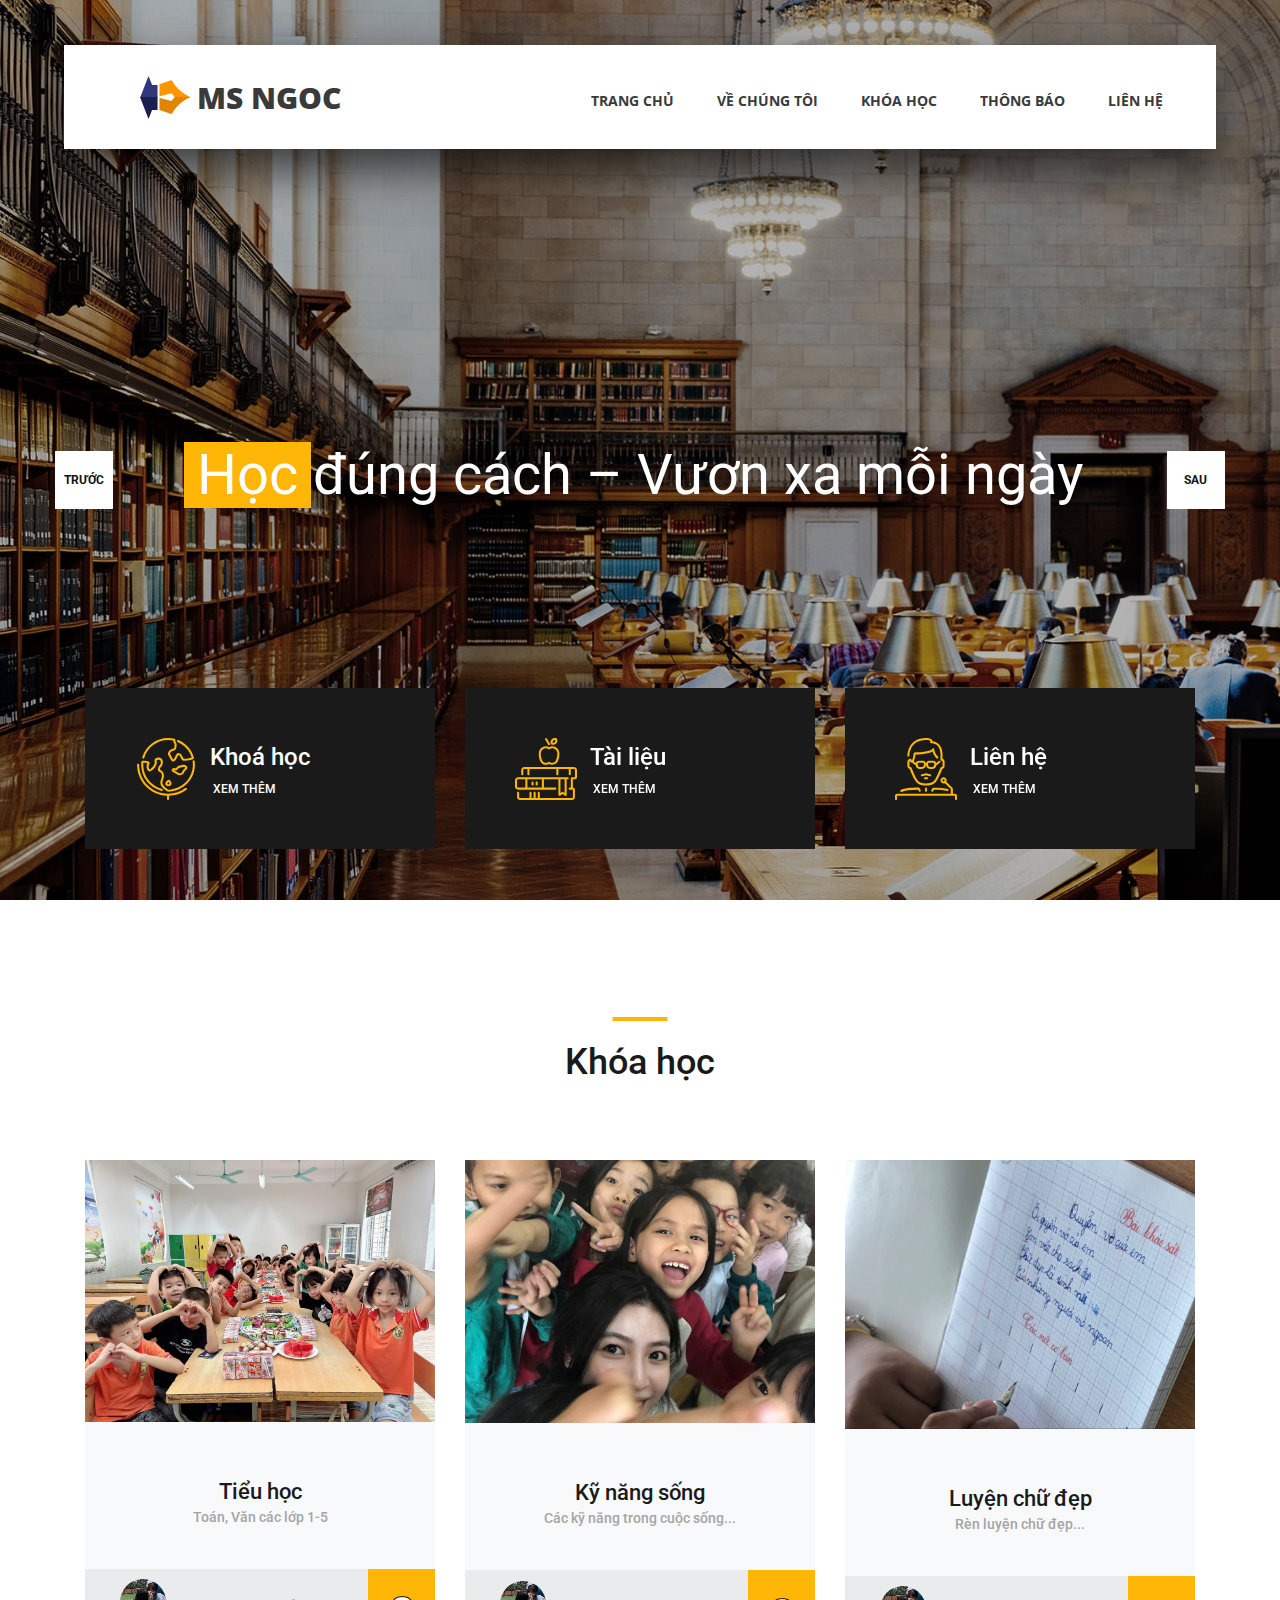
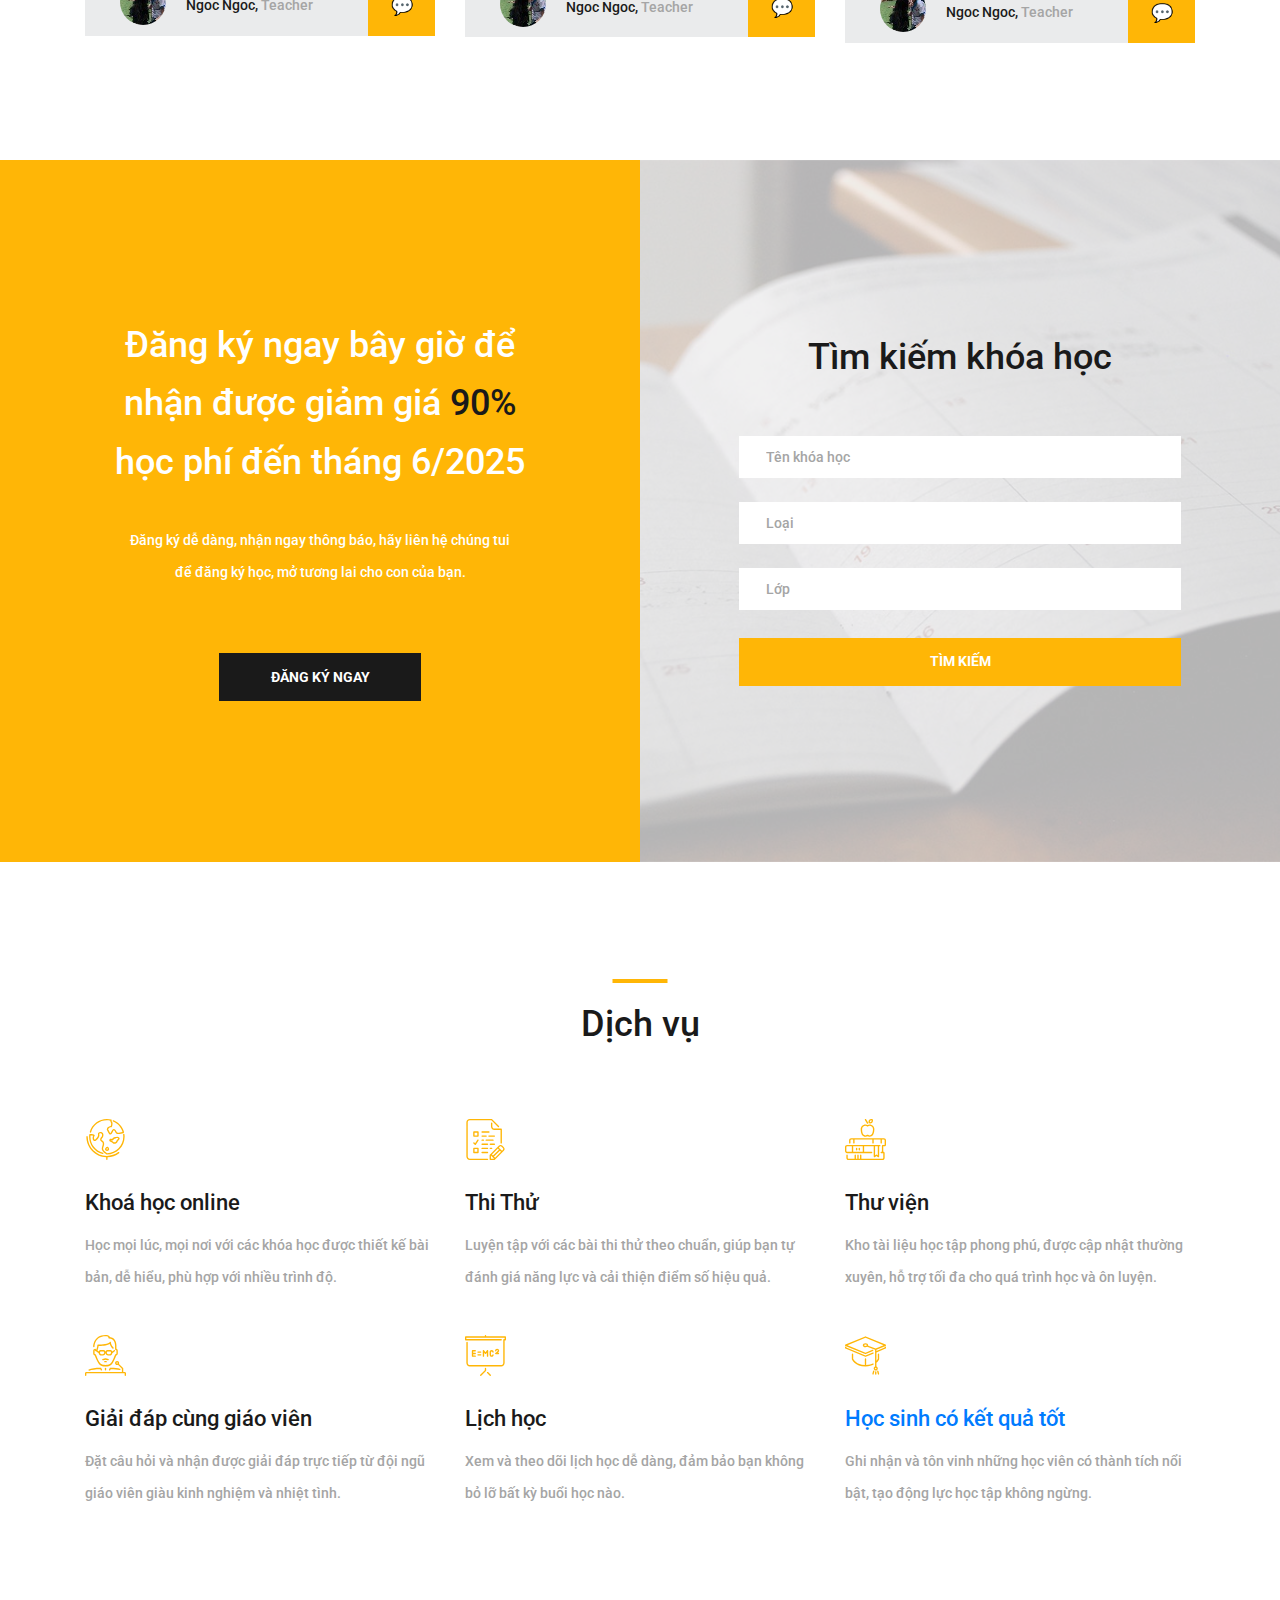
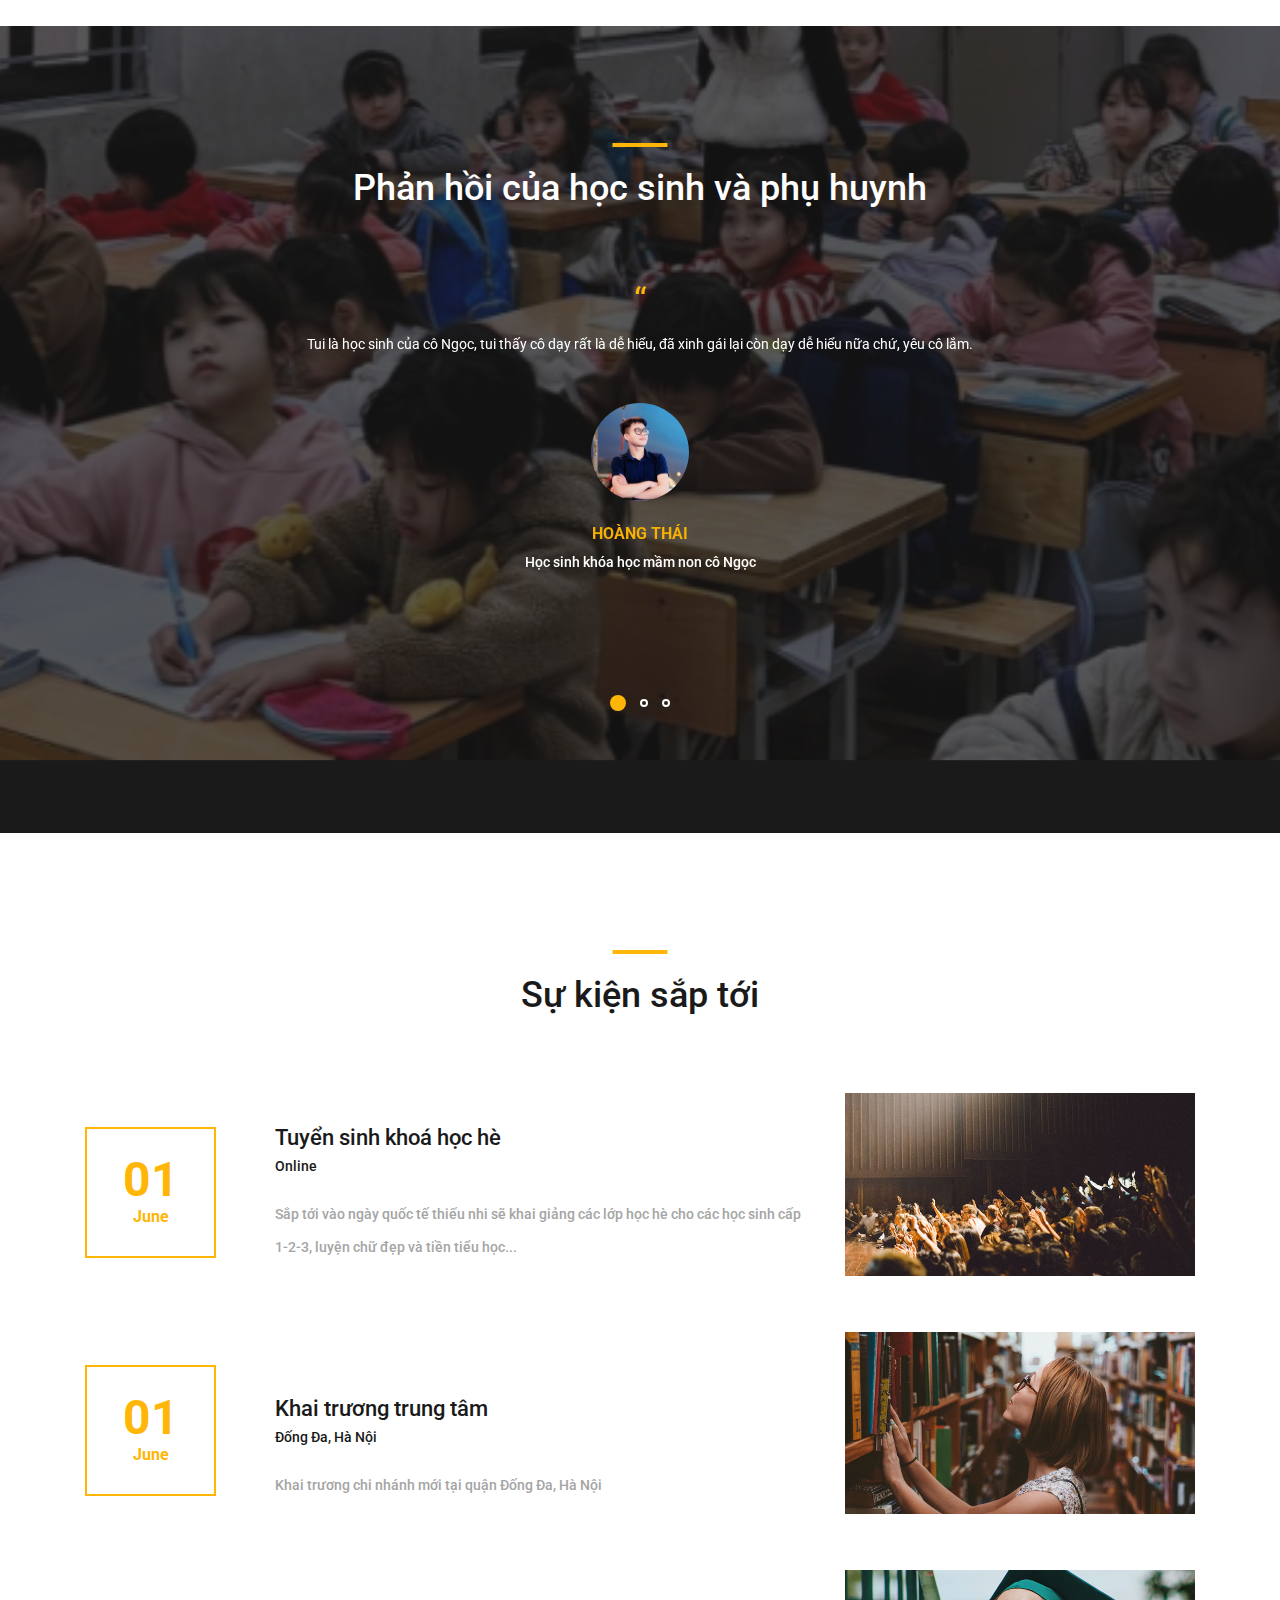
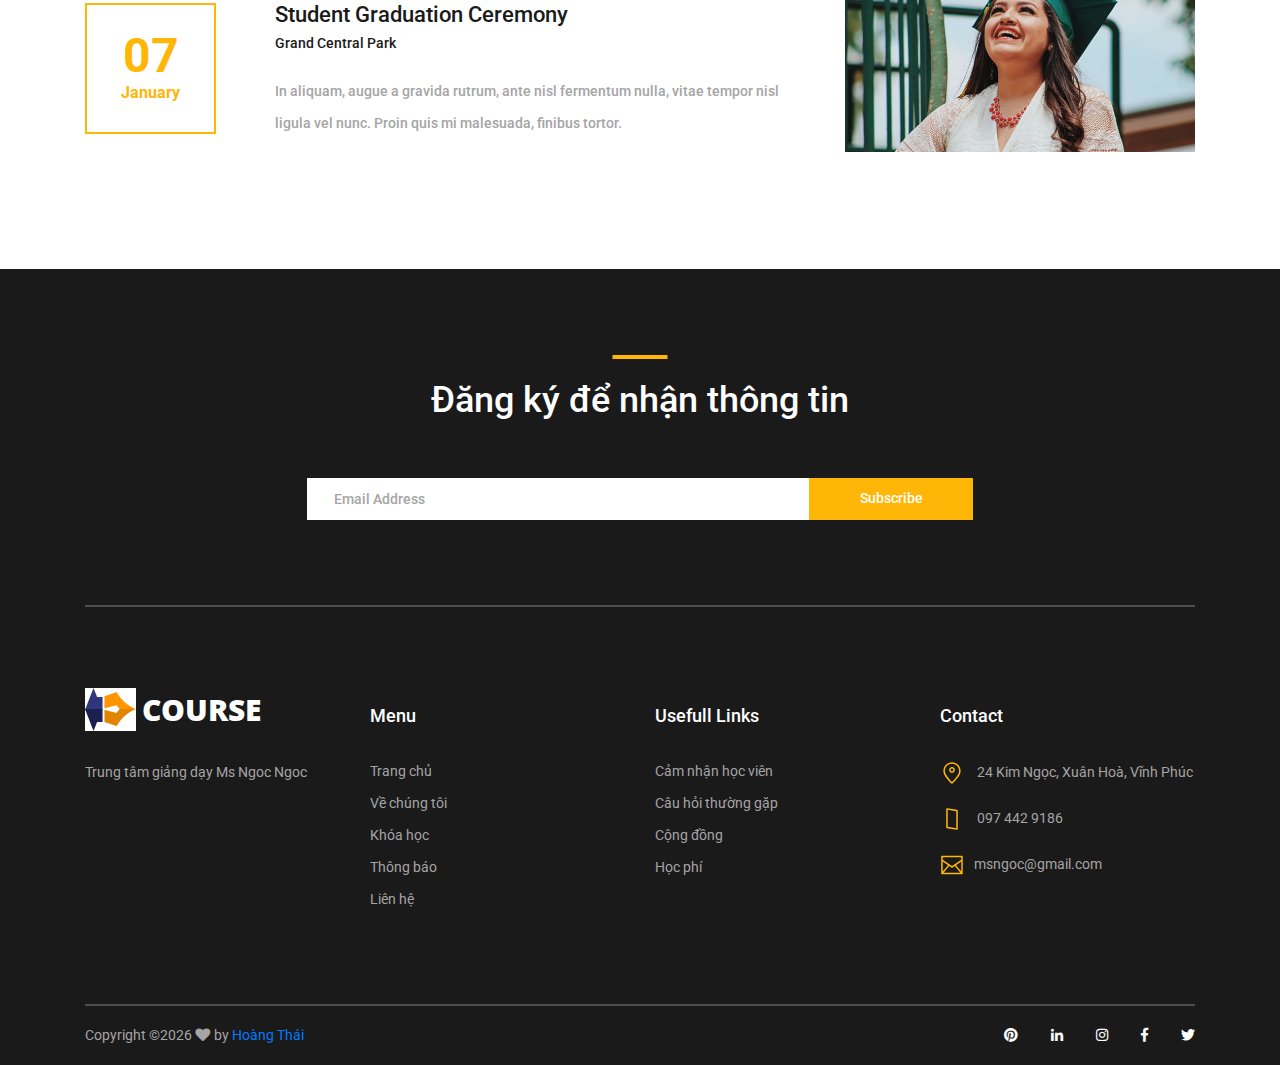
<file: index.html>
<!DOCTYPE html>
<html lang="en">
<head>
<title>Teacher Ngoc</title>
<meta charset="utf-8">
<meta http-equiv="X-UA-Compatible" content="IE=edge">
<meta name="description" content="Course Project">
<meta name="viewport" content="width=device-width, initial-scale=1">
<link rel="stylesheet" type="text/css" href="styles/bootstrap4/bootstrap.min.css">
<link href="plugins/fontawesome-free-5.0.1/css/fontawesome-all.css" rel="stylesheet" type="text/css">
<link rel="stylesheet" type="text/css" href="plugins/OwlCarousel2-2.2.1/owl.carousel.css">
<link rel="stylesheet" type="text/css" href="plugins/OwlCarousel2-2.2.1/owl.theme.default.css">
<link rel="stylesheet" type="text/css" href="plugins/OwlCarousel2-2.2.1/animate.css">
<link rel="stylesheet" type="text/css" href="styles/main_styles.css">
<link rel="stylesheet" type="text/css" href="styles/responsive.css">
</head>
<body>

<div class="super_container">

	<!-- Header -->

	<header class="header d-flex flex-row">
		<div class="header_content d-flex flex-row align-items-center">
			<!-- Logo -->
			<div class="logo_container">
				<div class="logo">
					<img src="images/logo.png" alt="">
					<span>Ms Ngoc</span>
				</div>
			</div>

			<!-- Main Navigation -->
			<nav class="main_nav_container">
				<div class="main_nav">
					<ul class="main_nav_list">
						<li class="main_nav_item"><a href="#">Trang chủ</a></li>
						<li class="main_nav_item"><a href="#">Về chúng tôi</a></li>
						<li class="main_nav_item"><a href="courses.html">Khóa học</a></li>
						<!-- <li class="main_nav_item"><a href="elements.html">Thông tin</a></li> -->
						<li class="main_nav_item"><a href="news.html">Thông báo</a></li>
						<li class="main_nav_item"><a href="teachers.html">Liên hệ</a></li>
					</ul>
				</div>
			</nav>
		</div>
		<div class="header_side d-flex flex-row justify-content-center align-items-center">
			<img src="images/phone-call.svg" alt="">
			<span>097 442 9186</span>
		</div>

		<!-- Hamburger -->
		<div class="hamburger_container">
			<i class="fas fa-bars trans_200"></i>
		</div>

	</header>
	
	<!-- Menu -->
	<div class="menu_container menu_mm">

		<!-- Menu Close Button -->
		<div class="menu_close_container">
			<div class="menu_close"></div>
		</div>

		<!-- Menu Items -->
		<div class="menu_inner menu_mm">
			<div class="menu menu_mm">
				<ul class="menu_list menu_mm">
					<li class="menu_item menu_mm"><a href="#">Trang chủ</a></li>
					<li class="menu_item menu_mm"><a href="#">Về chúng tôi</a></li>
					<li class="menu_item menu_mm"><a href="courses.html">Khóa học</a></li>
					<li class="menu_item menu_mm"><a href="elements.html">Các thông tin</a></li>
					<li class="menu_item menu_mm"><a href="news.html">Thông báo</a></li>
					<li class="menu_item menu_mm"><a href="teachers.html">Liên hệ</a></li>
				</ul>

				<!-- Menu Social -->
				
				<div class="menu_social_container menu_mm">
					<ul class="menu_social menu_mm">
						<li class="menu_social_item menu_mm"><a href="#"><i class="fab fa-pinterest"></i></a></li>
						<li class="menu_social_item menu_mm"><a href="#"><i class="fab fa-linkedin-in"></i></a></li>
						<li class="menu_social_item menu_mm"><a href="#"><i class="fab fa-instagram"></i></a></li>
						<li class="menu_social_item menu_mm"><a href="#"><i class="fab fa-facebook-f"></i></a></li>
						<li class="menu_social_item menu_mm"><a href="#"><i class="fab fa-twitter"></i></a></li>
					</ul>
				</div>

				<div class="menu_copyright menu_mm">Colorlib All rights reserved</div>
			</div>

		</div>

	</div>
	
	<!-- Home -->

	<div class="home">

		<!-- Hero Slider -->
		<div class="hero_slider_container">
			<div class="hero_slider owl-carousel">
				
				<!-- Hero Slide -->
				<div class="hero_slide">
					<div class="hero_slide_background" style="background-image:url(images/slider_background.jpg)"></div>
					<div class="hero_slide_container d-flex flex-column align-items-center justify-content-center">
						<div class="hero_slide_content text-center">
							<h1 data-animation-in="fadeInUp" data-animation-out="animate-out fadeOut"><span>Học</span> đúng cách – Vươn xa mỗi ngày</h1>
						</div>
					</div>
				</div>
				
				<!-- Hero Slide -->
				<div class="hero_slide">
					<div class="hero_slide_background" style="background-image:url(images/slider_background.jpg)"></div>
					<div class="hero_slide_container d-flex flex-column align-items-center justify-content-center">
						<div class="hero_slide_content text-center">
							<h1 data-animation-in="fadeInUp" data-animation-out="animate-out fadeOut">Chắp cánh tri thức – Dẫn lối thành công</h1>
						</div>
					</div>
				</div>
				
				<!-- Hero Slide -->
				<div class="hero_slide">
					<div class="hero_slide_background" style="background-image:url(images/slider_background.jpg)"></div>
					<div class="hero_slide_container d-flex flex-column align-items-center justify-content-center">
						<div class="hero_slide_content text-center">
							<h1 data-animation-in="fadeInUp" data-animation-out="animate-out fadeOut">Học để khác biệt – Học để thành công</h1>
						</div>
					</div>
				</div>

			</div>

			<div class="hero_slider_left hero_slider_nav trans_200"><span class="trans_200">Trước</span></div>
			<div class="hero_slider_right hero_slider_nav trans_200"><span class="trans_200">Sau</span></div>
		</div>

	</div>

	<div class="hero_boxes">
		<div class="hero_boxes_inner">
			<div class="container">
				<div class="row">

					<div class="col-lg-4 hero_box_col" >
						<div class="hero_box d-flex flex-row align-items-center justify-content-start">
							<img src="images/earth-globe.svg" class="svg" alt="">
							<div class="hero_box_content">
								<h2 class="hero_box_title">Khoá học</h2>
								<a href="courses.html" class="hero_box_link">Xem thêm</a>
							</div>
						</div>
					</div>

					<div class="col-lg-4 hero_box_col">
						<div class="hero_box d-flex flex-row align-items-center justify-content-start">
							<img src="images/books.svg" class="svg" alt="">
							<div class="hero_box_content">
								<h2 class="hero_box_title">Tài liệu</h2>
								<a href="courses.html" class="hero_box_link">Xem thêm</a>
							</div>
						</div>
					</div>

					<div class="col-lg-4 hero_box_col">
						<div class="hero_box d-flex flex-row align-items-center justify-content-start">
							<img src="images/professor.svg" class="svg" alt="">
							<div class="hero_box_content">
								<h2 class="hero_box_title">Liên hệ</h2>
								<a href="teachers.html" class="hero_box_link">Xem thêm</a>
							</div>
						</div>
					</div>

				</div>
			</div>
		</div>
	</div>

	<!-- Popular -->

	<div class="popular page_section">
		<div class="container">
			<div class="row">
				<div class="col">
					<div class="section_title text-center">
						<h1>Khóa học</h1>
					</div>
				</div>
			</div>

			<div class="row course_boxes">
				
				<!-- Popular Course Item -->
				<div class="col-lg-4 course_box" >
					<div class="card">
						<img class="card-img-top" src="images/course_1.jpg" alt="https://unsplash.com/@kellybrito">
						<div class="card-body text-center">
							<div class="card-title"><a href="courses.html">Tiểu học</a></div>
							<div class="card-text">Toán, Văn các lớp 1-5</div>
						</div>
						<div class="price_box d-flex flex-row align-items-center">
							<div class="course_author_image">
								<img src="images/author.jpg" alt="https://unsplash.com/@mehdizadeh">
							</div>
							<div class="course_author_name">Ngoc Ngoc, <span>Teacher</span></div>
							<div class="course_price d-flex flex-column align-items-center justify-content-center"><span><a href="">💬</a></span></div>
						</div>
					</div>
				</div>

				<!-- Popular Course Item -->
				<div class="col-lg-4 course_box">
					<div class="card">
						<img class="card-img-top" src="images/course_2.jpg" alt="https://unsplash.com/@cikstefan">
						<div class="card-body text-center">
							<div class="card-title"><a href="courses.html">Kỹ năng sống</a></div>
							<div class="card-text">Các kỹ năng trong cuộc sống...</div>
						</div>
						<div class="price_box d-flex flex-row align-items-center">
							<div class="course_author_image">
								<img src="images/author.jpg" alt="https://unsplash.com/@mehdizadeh">
							</div>
							<div class="course_author_name">Ngoc Ngoc, <span>Teacher</span></div>
							<div class="course_price d-flex flex-column align-items-center justify-content-center"><span><a href="">💬</a></span></div>
						</div>
					</div>
				</div>

				<!-- Popular Course Item -->
				<div class="col-lg-4 course_box">
					<div class="card">
						<img class="card-img-top" src="images/course_3.jpg" alt="https://unsplash.com/@dsmacinnes">
						<div class="card-body text-center">
							<div class="card-title"><a href="courses.html">Luyện chữ đẹp</a></div>
							<div class="card-text">Rèn luyện chữ đẹp...</div>
						</div>
						<div class="price_box d-flex flex-row align-items-center">
							<div class="course_author_image">
								<img src="images/author.jpg" alt="https://unsplash.com/@mehdizadeh">
							</div>
							<div class="course_author_name">Ngoc Ngoc, <span>Teacher</span></div>
							<div class="course_price d-flex flex-column align-items-center justify-content-center"><span><a href="">💬</a></span></div>
						</div>
					</div>
				</div>
			</div>
		</div>		
	</div>

	<!-- Register -->

	<div class="register">

		<div class="container-fluid">
			
			<div class="row row-eq-height">
				<div class="col-lg-6 nopadding">
					
					<!-- Register -->

					<div class="register_section d-flex flex-column align-items-center justify-content-center">
						<div class="register_content text-center">
							<h1 class="register_title">Đăng ký ngay bây giờ để nhận được giảm giá <span>90%</span> học phí đến tháng 6/2025</h1>
							<p class="register_text">Đăng ký dễ dàng, nhận ngay thông báo, hãy liên hệ chúng tui để đăng ký học, mở tương lai cho con của bạn.</p>
							<div class="button button_1 register_button mx-auto trans_200"><a href="#">Đăng ký ngay</a></div>
						</div>
					</div>

				</div>

				<div class="col-lg-6 nopadding">
					
					<!-- Search -->

					<div class="search_section d-flex flex-column align-items-center justify-content-center">
						<div class="search_background" style="background-image:url(images/search_background.jpg);"></div>
						<div class="search_content text-center">
							<h1 class="search_title">Tìm kiếm khóa học</h1>
							<form id="search_form" class="search_form" action="post">
								<input id="search_form_name" class="input_field search_form_name" type="text" placeholder="Tên khóa học" required="required" data-error="Course name is required.">
								<input id="search_form_category" class="input_field search_form_category" type="text" placeholder="Loại">
								<input id="search_form_degree" class="input_field search_form_degree" type="text" placeholder="Lớp">
								<button id="search_submit_button" type="submit" class="search_submit_button trans_200" value="Submit">Tìm kiếm</button>
							</form>
						</div> 
					</div>

				</div>
			</div>
		</div>
	</div>

	<!-- Services -->

	<div class="services page_section">
		
		<div class="container">
			<div class="row">
				<div class="col">
					<div class="section_title text-center">
						<h1>Dịch vụ</h1>
					</div>
				</div>
			</div>

			<div class="row services_row">

				<div class="col-lg-4 service_item text-left d-flex flex-column align-items-start justify-content-start">
					<div class="icon_container d-flex flex-column justify-content-end">
						<img src="images/earth-globe.svg" alt="">
					</div>
					<h3>Khoá học online</h3>
					<p>Học mọi lúc, mọi nơi với các khóa học được thiết kế bài bản, dễ hiểu, phù hợp với nhiều trình độ.</p>
				</div>

				<div class="col-lg-4 service_item text-left d-flex flex-column align-items-start justify-content-start">
					<div class="icon_container d-flex flex-column justify-content-end">
						<img src="images/exam.svg" alt="">
					</div>
					<h3>Thi Thử</h3>
					<p>Luyện tập với các bài thi thử theo chuẩn, giúp bạn tự đánh giá năng lực và cải thiện điểm số hiệu quả.</p>
				</div>

				<div class="col-lg-4 service_item text-left d-flex flex-column align-items-start justify-content-start">
					<div class="icon_container d-flex flex-column justify-content-end">
						<img src="images/books.svg" alt="">
					</div>
					<h3>Thư viện</h3>
					<p>Kho tài liệu học tập phong phú, được cập nhật thường xuyên, hỗ trợ tối đa cho quá trình học và ôn luyện.</p>
				</div>

				<div class="col-lg-4 service_item text-left d-flex flex-column align-items-start justify-content-start">
					<div class="icon_container d-flex flex-column justify-content-end">
						<img src="images/professor.svg" alt="">
					</div>
					<h3>Giải đáp cùng giáo viên</h3>
					<p>Đặt câu hỏi và nhận được giải đáp trực tiếp từ đội ngũ giáo viên giàu kinh nghiệm và nhiệt tình.</p>
				</div>

				<div class="col-lg-4 service_item text-left d-flex flex-column align-items-start justify-content-start">
					<div class="icon_container d-flex flex-column justify-content-end">
						<img src="images/blackboard.svg" alt="">
					</div>
					<h3>Lịch học</h3>
					<p>Xem và theo dõi lịch học dễ dàng, đảm bảo bạn không bỏ lỡ bất kỳ buổi học nào.</p>
				</div>

				<div class="col-lg-4 service_item text-left d-flex flex-column align-items-start justify-content-start">
					<div class="icon_container d-flex flex-column justify-content-end">
						<img src="images/mortarboard.svg" alt="">
					</div>
					<h3><a href="list-student-top.html" class="link-effect">Học sinh có kết quả tốt</a></h3>

					<p>Ghi nhận và tôn vinh những học viên có thành tích nổi bật, tạo động lực học tập không ngừng.</p>
				</div>

			</div>
		</div>
	</div>

	<!-- Testimonials -->

	<div class="testimonials page_section">
		<!-- <div class="testimonials_background" style="background-image:url(images/testimonials_background.jpg)"></div> -->
		<div class="testimonials_background_container prlx_parent">
			<div class="testimonials_background prlx" style="background-image:url(images/testimonials_background.jpg)"></div>
		</div>
		<div class="container">

			<div class="row">
				<div class="col">
					<div class="section_title text-center">
						<h1>Phản hồi của học sinh và phụ huynh</h1>
					</div>
				</div>
			</div>

			<div class="row">
				<div class="col-lg-10 offset-lg-1">
					
					<div class="testimonials_slider_container">

						<!-- Testimonials Slider -->
						<div class="owl-carousel owl-theme testimonials_slider">
							
							<!-- Testimonials Item -->
							<div class="owl-item">
								<div class="testimonials_item text-center">
									<div class="quote">“</div>
									<p class="testimonials_text">Tui là học sinh của cô Ngọc, tui thấy cô dạy rất là dễ hiểu, đã xinh gái lại còn dạy dễ hiểu nữa chứ, yêu cô lắm.</p>
									<div class="testimonial_user">
										<div class="testimonial_image mx-auto">
											<img src="images/testimonials_user.jpg" alt="">
										</div>
										<div class="testimonial_name">Hoàng Thái</div>
										<div class="testimonial_title">Học sinh khóa học mầm non cô Ngọc</div>
									</div>
								</div>
							</div>

							<!-- Testimonials Item -->
							<div class="owl-item">
								<div class="testimonials_item text-center">
									<div class="quote">“</div>
									<p class="testimonials_text">Sau khi học cô Ngọc, em đã trau dồi được rất nhiều kiến thức và hơn hết là đã đỗ vào trường cấp 3 mà em mong muốn, em cảm ơn cô Ngọc nhiều, em yêu cô</p>
									<div class="testimonial_user">
										<div class="testimonial_image mx-auto">
											<img src="images/testimonials_user2.jpg" alt="">
										</div>
										<div class="testimonial_name">Đỗ Phương Nam</div>
										<div class="testimonial_title">Học sinh lớp 9</div>
									</div>
								</div>
							</div>

							<!-- Testimonials Item -->
							<div class="owl-item">
								<div class="testimonials_item text-center">
									<div class="quote">“</div>
									<p class="testimonials_text">Đối với chúng em cô không chỉ là một giáo viên mà còn là một người mẹ, cô tận tình có tâm, 100 điểmmmmm</p>
									<div class="testimonial_user">
										<div class="testimonial_image mx-auto">
											<img src="images/testimonials_user3.jpg" alt="">
										</div>
										<div class="testimonial_name">Nguyễn Ngọc Đức</div>
										<div class="testimonial_title">Học sinh lớp chữ đẹp</div>
									</div>
								</div>
							</div>

						</div>

					</div>
				</div>
			</div>

		</div>
	</div>

	<!-- Events -->

	<div class="events page_section">
		<div class="container">
			
			<div class="row">
				<div class="col">
					<div class="section_title text-center">
						<h1>Sự kiện sắp tới</h1>
					</div>
				</div>
			</div>
			
			<div class="event_items">

				<!-- Event Item -->
				<div class="row event_item">
					<div class="col">
						<div class="row d-flex flex-row align-items-end">

							<div class="col-lg-2 order-lg-1 order-2">
								<div class="event_date d-flex flex-column align-items-center justify-content-center">
									<div class="event_day">01</div>
									<div class="event_month">June</div>
								</div>
							</div>

							<div class="col-lg-6 order-lg-2 order-3">
								<div class="event_content">
									<div class="event_name"><a class="trans_200" href="#">Tuyển sinh khoá học hè</a></div>
									<div class="event_location">Online</div>
									<p>Sắp tới vào ngày quốc tế thiếu nhi sẽ khai giảng các lớp học hè cho các học sinh cấp 1-2-3, luyện chữ đẹp và tiền tiểu học...</p>
								</div>
							</div>

							<div class="col-lg-4 order-lg-3 order-1">
								<div class="event_image">
									<img src="images/event_1.jpg" alt="https://unsplash.com/@theunsteady5">
								</div>
							</div>

						</div>	
					</div>
				</div>

				<!-- Event Item -->
				<div class="row event_item">
					<div class="col">
						<div class="row d-flex flex-row align-items-end">

							<div class="col-lg-2 order-lg-1 order-2">
								<div class="event_date d-flex flex-column align-items-center justify-content-center">
									<div class="event_day">01</div>
									<div class="event_month">June</div>
								</div>
							</div>

							<div class="col-lg-6 order-lg-2 order-3">
								<div class="event_content">
									<div class="event_name"><a class="trans_200" href="#">Khai trương trung tâm</a></div>
									<div class="event_location">Đống Đa, Hà Nội</div>
									<p>Khai trương chi nhánh mới tại quận Đống Đa, Hà Nội</p>
								</div>
							</div>

							<div class="col-lg-4 order-lg-3 order-1">
								<div class="event_image">
									<img src="images/event_2.jpg" alt="https://unsplash.com/@claybanks1989">
								</div>
							</div>

						</div>	
					</div>
				</div>

				<!-- Event Item -->
				<div class="row event_item">
					<div class="col">
						<div class="row d-flex flex-row align-items-end">

							<div class="col-lg-2 order-lg-1 order-2">
								<div class="event_date d-flex flex-column align-items-center justify-content-center">
									<div class="event_day">07</div>
									<div class="event_month">January</div>
								</div>
							</div>

							<div class="col-lg-6 order-lg-2 order-3">
								<div class="event_content">
									<div class="event_name"><a class="trans_200" href="#">Student Graduation Ceremony</a></div>
									<div class="event_location">Grand Central Park</div>
									<p>In aliquam, augue a gravida rutrum, ante nisl fermentum nulla, vitae tempor nisl ligula vel nunc. Proin quis mi malesuada, finibus tortor.</p>
								</div>
							</div>

							<div class="col-lg-4 order-lg-3 order-1">
								<div class="event_image">
									<img src="images/event_3.jpg" alt="https://unsplash.com/@juanmramosjr">
								</div>
							</div>

						</div>	
					</div>
				</div>

			</div>
				
		</div>
	</div>

	<!-- Footer -->

	<footer class="footer">
		<div class="container">
			
			<!-- Newsletter -->

			<div class="newsletter">
				<div class="row">
					<div class="col">
						<div class="section_title text-center">
							<h1>Đăng ký để nhận thông tin</h1>
						</div>
					</div>
				</div>

				<div class="row">
					<div class="col text-center">
						<div class="newsletter_form_container mx-auto">
							<form action="post">
								<div class="newsletter_form d-flex flex-md-row flex-column flex-xs-column align-items-center justify-content-center">
									<input id="newsletter_email" class="newsletter_email" type="email" placeholder="Email Address" required="required" data-error="Valid email is required.">
									<button id="newsletter_submit" type="submit" class="newsletter_submit_btn trans_300" value="Submit">Subscribe</button>
								</div>
							</form>
						</div>
					</div>
				</div>

			</div>

			<!-- Footer Content -->

			<div class="footer_content">
				<div class="row">

					<!-- Footer Column - About -->
					<div class="col-lg-3 footer_col">

						<!-- Logo -->
						<div class="logo_container">
							<div class="logo">
								<img src="images/logo.png" alt="">
								<span>course</span>
							</div>
						</div>

						<p class="footer_about_text">Trung tâm giảng dạy Ms Ngoc Ngoc</p>

					</div>

					<!-- Footer Column - Menu -->

					<div class="col-lg-3 footer_col">
						<div class="footer_column_title">Menu</div>
						<div class="footer_column_content">
							<ul>
								<li class="footer_list_item"><a href="#">Trang chủ</a></li>
								<li class="footer_list_item"><a href="#">Về chúng tôi</a></li>
								<li class="footer_list_item"><a href="courses.html">Khóa học</a></li>
								<li class="footer_list_item"><a href="news.html">Thông báo</a></li>
								<li class="footer_list_item"><a href="teachers.html">Liên hệ</a></li>
							</ul>
						</div>
					</div>

					<!-- Footer Column - Usefull Links -->

					<div class="col-lg-3 footer_col">
						<div class="footer_column_title">Usefull Links</div>
						<div class="footer_column_content">
							<ul>
								<li class="footer_list_item"><a href="#">Cảm nhận học viên<a></li>
								<li class="footer_list_item"><a href="#">Câu hỏi thường gặp</a></li>
								<li class="footer_list_item"><a href="#">Cộng đồng</a></li>
								<!-- <li class="footer_list_item"><a href="#">Campus Pictures</a></li> -->
								<li class="footer_list_item"><a href="#">Học phí</a></li>
							</ul>
						</div>
					</div>

					<!-- Footer Column - Contact -->

					<div class="col-lg-3 footer_col">
						<div class="footer_column_title">Contact</div>
						<div class="footer_column_content">
							<ul>
								<li class="footer_contact_item">
									<div class="footer_contact_icon">
										<img src="images/placeholder.svg" alt="https://www.flaticon.com/authors/lucy-g">
									</div>
									24 Kim Ngọc, Xuân Hoà, Vĩnh Phúc
								</li>
								<li class="footer_contact_item">
									<div class="footer_contact_icon">
										<img src="images/smartphone.svg" alt="https://www.flaticon.com/authors/lucy-g">
									</div>
									097 442 9186
								</li>
								<li class="footer_contact_item">
									<div class="footer_contact_icon">
										<img src="images/envelope.svg" alt="https://www.flaticon.com/authors/lucy-g">
									</div>msngoc@gmail.com
								</li>
							</ul>
						</div>
					</div>

				</div>
			</div>

			<!-- Footer Copyright -->

			<div class="footer_bar d-flex flex-column flex-sm-row align-items-center">
				<div class="footer_copyright">
					<span><!-- Link back to Colorlib can't be removed. Template is licensed under CC BY 3.0. -->
Copyright &copy;<script>document.write(new Date().getFullYear());</script>  <i class="fa fa-heart" aria-hidden="true"></i> by <a href="https://www.facebook.com/dragonflyfpv/" target="_blank">Hoàng Thái</a>
<!-- Link back to Colorlib can't be removed. Template is licensed under CC BY 3.0. --></span>
				</div>
				<div class="footer_social ml-sm-auto">
					<ul class="menu_social">
						<li class="menu_social_item"><a href="#"><i class="fab fa-pinterest"></i></a></li>
						<li class="menu_social_item"><a href="#"><i class="fab fa-linkedin-in"></i></a></li>
						<li class="menu_social_item"><a href="#"><i class="fab fa-instagram"></i></a></li>
						<li class="menu_social_item"><a href="https://www.facebook.com/ngoc.ngoc.884921"><i class="fab fa-facebook-f"></i></a></li>
						<li class="menu_social_item"><a href="#"><i class="fab fa-twitter"></i></a></li>
					</ul>
				</div>
			</div>

		</div>
	</footer>

</div>

<script src="js/jquery-3.2.1.min.js"></script>
<script src="styles/bootstrap4/popper.js"></script>
<script src="styles/bootstrap4/bootstrap.min.js"></script>
<script src="plugins/greensock/TweenMax.min.js"></script>
<script src="plugins/greensock/TimelineMax.min.js"></script>
<script src="plugins/scrollmagic/ScrollMagic.min.js"></script>
<script src="plugins/greensock/animation.gsap.min.js"></script>
<script src="plugins/greensock/ScrollToPlugin.min.js"></script>
<script src="plugins/OwlCarousel2-2.2.1/owl.carousel.js"></script>
<script src="plugins/scrollTo/jquery.scrollTo.min.js"></script>
<script src="plugins/easing/easing.js"></script>
<script src="js/custom.js"></script>

</body>
</html>
</file>
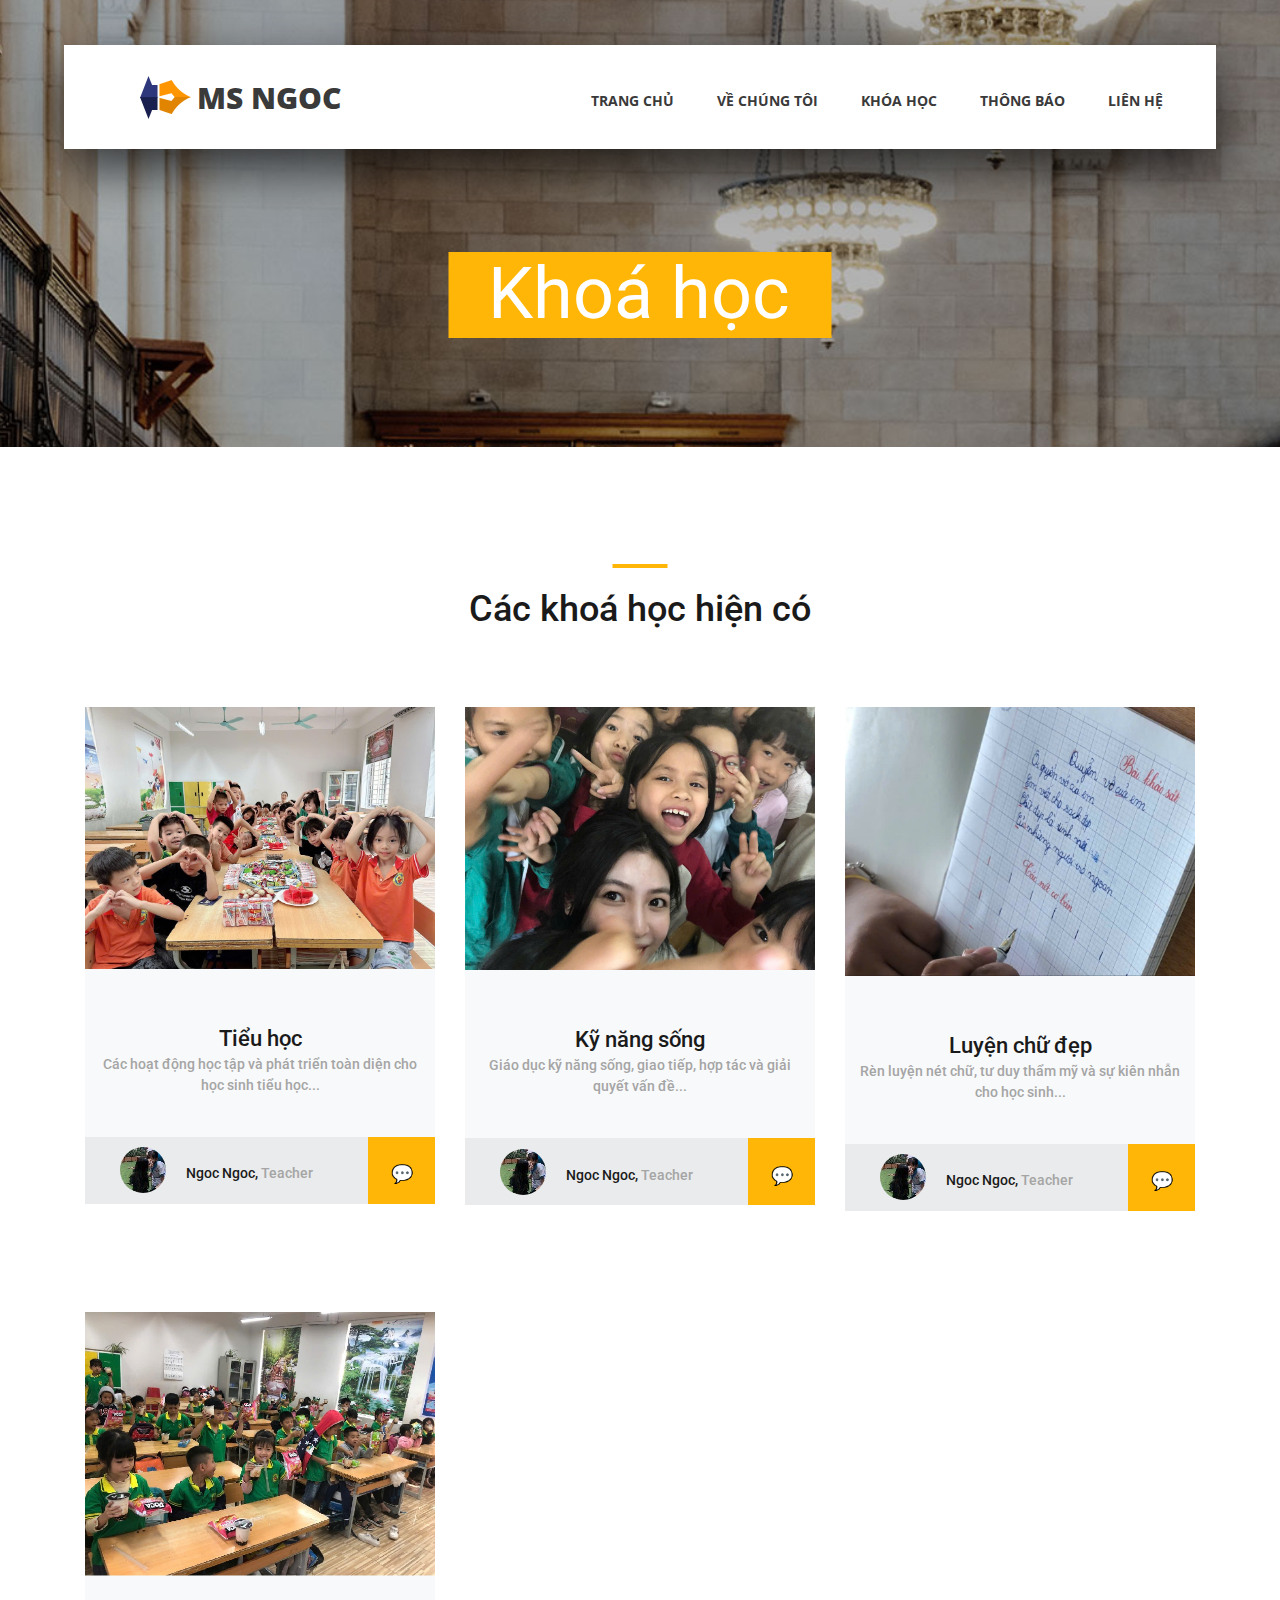
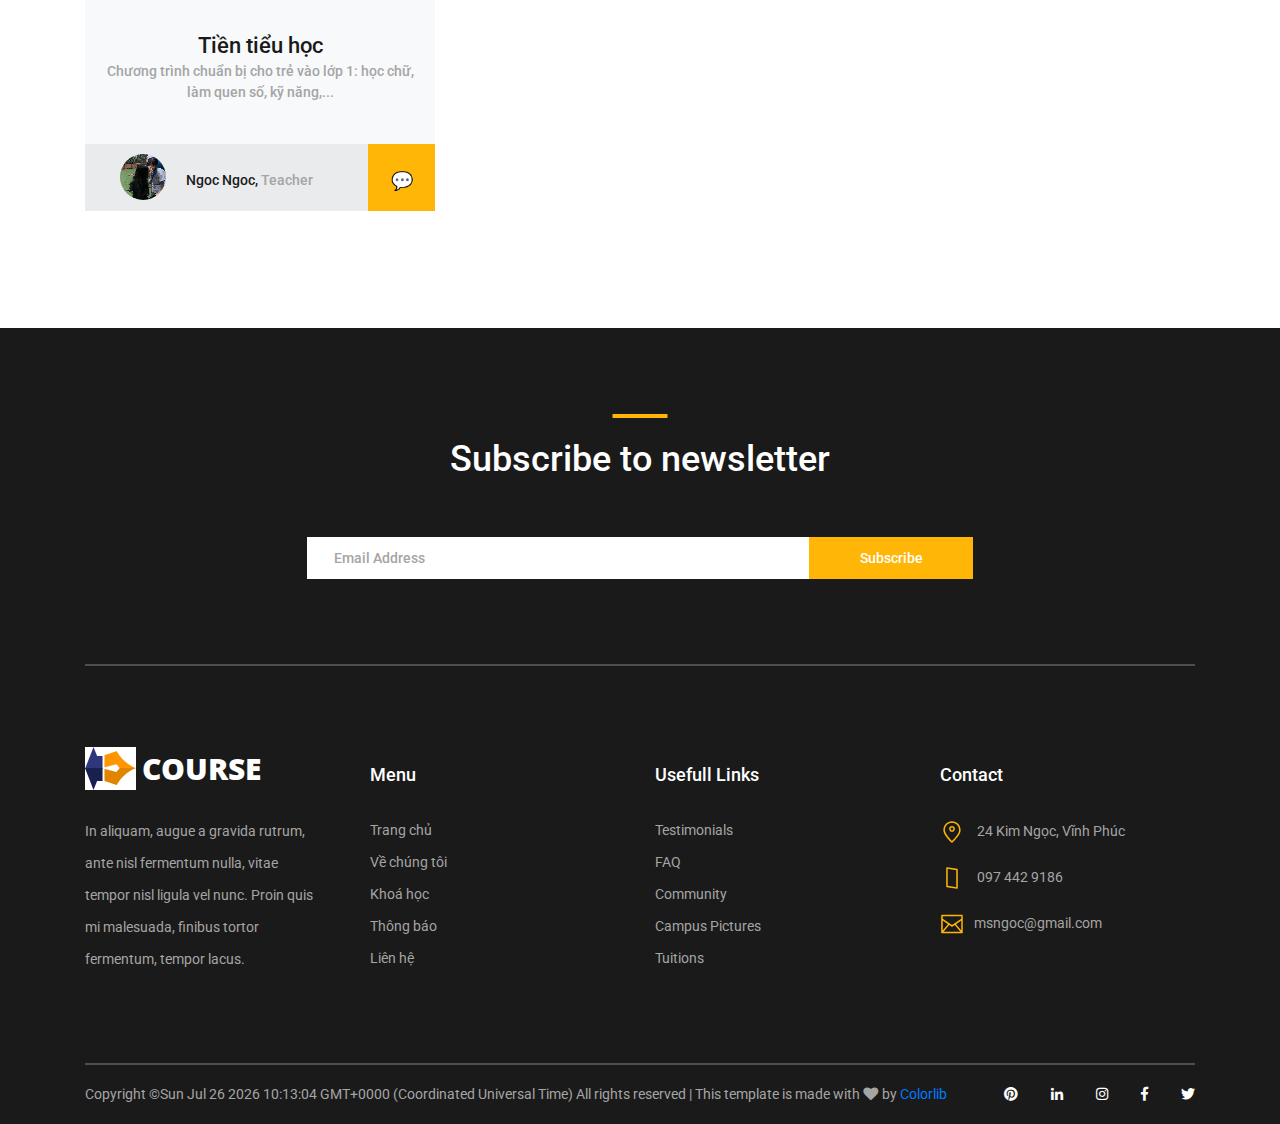
<file: courses.html>
<!DOCTYPE html>
<html lang="en">
<head>
<title>Khoá học</title>
<meta charset="utf-8">
<meta http-equiv="X-UA-Compatible" content="IE=edge">
<meta name="description" content="Course Project">
<meta name="viewport" content="width=device-width, initial-scale=1">
<link rel="stylesheet" type="text/css" href="styles/bootstrap4/bootstrap.min.css">
<link href="plugins/fontawesome-free-5.0.1/css/fontawesome-all.css" rel="stylesheet" type="text/css">
<link rel="stylesheet" type="text/css" href="styles/courses_styles.css">
<link rel="stylesheet" type="text/css" href="styles/courses_responsive.css">
</head>
<body>

<div class="super_container">

	<!-- Header -->

	<header class="header d-flex flex-row">
		<div class="header_content d-flex flex-row align-items-center">
			<!-- Logo -->
			<div class="logo_container">
				<div class="logo">
					<img src="images/logo.png" alt="">
					<span>MS NGOC</span>
				</div>
			</div>

			<!-- Main Navigation -->
			<nav class="main_nav_container">
				<div class="main_nav">
					<ul class="main_nav_list">
						<li class="main_nav_item"><a href="index.html">Trang chủ</a></li>
						<li class="main_nav_item"><a href="#">Về chúng tôi</a></li>
						<li class="main_nav_item"><a href="courses.html">Khóa học</a></li>
						<!-- <li class="main_nav_item"><a href="elements.html">Thông tin</a></li> -->
						<li class="main_nav_item"><a href="news.html">Thông báo</a></li>
						<li class="main_nav_item"><a href="teachers.html">Liên hệ</a></li>
					</ul>
				</div>
			</nav>
		</div>
		<div class="header_side d-flex flex-row justify-content-center align-items-center">
			<img src="images/phone-call.svg" alt="">
			<span>097 442 9186</span>
		</div>

		<!-- Hamburger -->
		<div class="hamburger_container">
			<i class="fas fa-bars trans_200"></i>
		</div>

	</header>
	
	<!-- Menu -->
	<div class="menu_container menu_mm">

		<!-- Menu Close Button -->
		<div class="menu_close_container">
			<div class="menu_close"></div>
		</div>

		<!-- Menu Items -->
		<div class="menu_inner menu_mm">
			<div class="menu menu_mm">
				<ul class="menu_list menu_mm">
					<li class="menu_item menu_mm"><a href="index.html">Trang chủ</a></li>
					<li class="menu_item menu_mm"><a href="#">Về chúng tôi</a></li>
					<li class="menu_item menu_mm"><a href="#">Khoá học</a></li>
					<li class="menu_item menu_mm"><a href="elements.html">Elements</a></li>
					<li class="menu_item menu_mm"><a href="news.html">Thông báo</a></li>
					<li class="menu_item menu_mm"><a href="teachers.html">Liên hệ</a></li>
				</ul>

				<!-- Menu Social -->
				
				<div class="menu_social_container menu_mm">
					<ul class="menu_social menu_mm">
						<li class="menu_social_item menu_mm"><a href="#"><i class="fab fa-pinterest"></i></a></li>
						<li class="menu_social_item menu_mm"><a href="#"><i class="fab fa-linkedin-in"></i></a></li>
						<li class="menu_social_item menu_mm"><a href="#"><i class="fab fa-instagram"></i></a></li>
						<li class="menu_social_item menu_mm"><a href="#"><i class="fab fa-facebook-f"></i></a></li>
						<li class="menu_social_item menu_mm"><a href="#"><i class="fab fa-twitter"></i></a></li>
					</ul>
				</div>

				<div class="menu_copyright menu_mm">Colorlib All rights reserved</div>
			</div>

		</div>

	</div>
	
	<!-- Home -->

	<div class="home">
		<div class="home_background_container prlx_parent">
			<div class="home_background prlx" style="background-image:url(images/courses_background.jpg)"></div>
		</div>
		<div class="home_content">
			<h1>Khoá học</h1>
		</div>
	</div>

	<!-- Popular -->

	<div class="popular page_section">
		<div class="container">
			<div class="row">
				<div class="col">
					<div class="section_title text-center">
						<h1>Các khoá học hiện có</h1>
					</div>
				</div>
			</div>

			<div class="row course_boxes">
				
				<!-- Popular Course Item -->
				<div class="col-lg-4 course_box">
					<div class="card">
						<img class="card-img-top" src="images/course_1.jpg" alt="https://unsplash.com/@kellybrito">
						<div class="card-body text-center">
							<div class="card-title"><a href="courses.html">Tiểu học</a></div>
							<div class="card-text">Các hoạt động học tập và phát triển toàn diện cho học sinh tiểu học...</div>
						</div>
						<div class="price_box d-flex flex-row align-items-center">
							<div class="course_author_image">
								<img src="images/author.jpg" alt="https://unsplash.com/@mehdizadeh">
							</div>
							<div class="course_author_name">Ngoc Ngoc, <span>Teacher</span></div>
							<div class="course_price d-flex flex-column align-items-center justify-content-center"><span><a href="https://zalo.me/0974429186">💬</a></span></div>
						</div>
					</div>
				</div>

				<!-- Popular Course Item -->
				<div class="col-lg-4 course_box">
					<div class="card">
						<img class="card-img-top" src="images/course_2.jpg" alt="https://unsplash.com/@cikstefan">
						<div class="card-body text-center">
							<div class="card-title"><a href="courses.html">Kỹ năng sống</a></div>
							<div class="card-text">Giáo dục kỹ năng sống, giao tiếp, hợp tác và giải quyết vấn đề...</div>
						</div>
						<div class="price_box d-flex flex-row align-items-center">
							<div class="course_author_image">
								<img src="images/author.jpg" alt="https://unsplash.com/@mehdizadeh">
							</div>
							<div class="course_author_name">Ngoc Ngoc, <span>Teacher</span></div>
							<div class="course_price d-flex flex-column align-items-center justify-content-center"><span><a href="https://zalo.me/0974429186">💬</a></span></div>
						</div>
					</div>
				</div>

				<!-- Popular Course Item -->
				<div class="col-lg-4 course_box">
					<div class="card">
						<img class="card-img-top" src="images/course_3.jpg" alt="https://unsplash.com/@dsmacinnes">
						<div class="card-body text-center">
							<div class="card-title"><a href="courses.html">Luyện chữ đẹp</a></div>
							<div class="card-text">Rèn luyện nét chữ, tư duy thẩm mỹ và sự kiên nhẫn cho học sinh...</div>
						</div>
						<div class="price_box d-flex flex-row align-items-center">
							<div class="course_author_image">
								<img src="images/author.jpg" alt="https://unsplash.com/@mehdizadeh">
							</div>
							<div class="course_author_name">Ngoc Ngoc, <span>Teacher</span></div>
							<div class="course_price d-flex flex-column align-items-center justify-content-center"><span><a href="https://zalo.me/0974429186">💬</a></span></div>
						</div>
					</div>
				</div>

				<!-- Popular Course Item -->
				<div class="col-lg-4 course_box">
					<div class="card">
						<img class="card-img-top" src="images/course_4.jpg" alt="https://unsplash.com/@kellitungay">
						<div class="card-body text-center">
							<div class="card-title"><a href="courses.html">Tiền tiểu học</a></div>
							<div class="card-text">Chương trình chuẩn bị cho trẻ vào lớp 1: học chữ, làm quen số, kỹ năng,...</div>
						</div>
						<div class="price_box d-flex flex-row align-items-center">
							<div class="course_author_image">
								<img src="images/author.jpg" alt="https://unsplash.com/@mehdizadeh">
							</div>
							<div class="course_author_name">Ngoc Ngoc, <span>Teacher</span></div>
							<div class="course_price d-flex flex-column align-items-center justify-content-center"><span><a href="https://zalo.me/0974429186">💬</a></span></div>
						</div>
					</div>
				</div>

				<!-- Popular Course Item -->
				<!-- <div class="col-lg-4 course_box">
					<div class="card">
						<img class="card-img-top" src="images/course_5.jpg" alt="https://unsplash.com/@claybanks1989">
						<div class="card-body text-center">
							<div class="card-title"><a href="courses.html">Beginners guide to HTML</a></div>
							<div class="card-text">Adobe Guide, Layes, Smart Objects etc...</div>
						</div>
						<div class="price_box d-flex flex-row align-items-center">
							<div class="course_author_image">
								<img src="images/author.jpg" alt="https://unsplash.com/@mehdizadeh">
							</div>
							<div class="course_author_name">Ngoc Ngoc, <span>Author</span></div>
							<div class="course_price d-flex flex-column align-items-center justify-content-center"><span>$29</span></div>
						</div>
					</div>
				</div> -->

				<!-- Popular Course Item -->
				<!-- <div class="col-lg-4 course_box">
					<div class="card">
						<img class="card-img-top" src="images/course_6.jpg" alt="https://unsplash.com/@element5digital">
						<div class="card-body text-center">
							<div class="card-title"><a href="courses.html">Advanced Photoshop</a></div>
							<div class="card-text">Adobe Guide, Layes, Smart Objects etc...</div>
						</div>
						<div class="price_box d-flex flex-row align-items-center">
							<div class="course_author_image">
								<img src="images/author.jpg" alt="https://unsplash.com/@mehdizadeh">
							</div>
							<div class="course_author_name">Ngoc Ngoc, <span>Author</span></div>
							<div class="course_price d-flex flex-column align-items-center justify-content-center"><span>$29</span></div>
						</div>
					</div>
				</div> -->

				<!-- Popular Course Item -->
				<!-- <div class="col-lg-4 course_box">
					<div class="card">
						<img class="card-img-top" src="images/course_7.jpg" alt="https://unsplash.com/@gaellemm">
						<div class="card-body text-center">
							<div class="card-title"><a href="courses.html">A complete guide to design</a></div>
							<div class="card-text">Adobe Guide, Layes, Smart Objects etc...</div>
						</div>
						<div class="price_box d-flex flex-row align-items-center">
							<div class="course_author_image">
								<img src="images/author.jpg" alt="https://unsplash.com/@mehdizadeh">
							</div>
							<div class="course_author_name">Ngoc Ngoc, <span>Author</span></div>
							<div class="course_price d-flex flex-column align-items-center justify-content-center"><span>$29</span></div>
						</div>
					</div>
				</div> -->

				<!-- Popular Course Item -->
				<!-- <div class="col-lg-4 course_box">
					<div class="card">
						<img class="card-img-top" src="images/course_8.jpg" alt="https://unsplash.com/@juanmramosjr">
						<div class="card-body text-center">
							<div class="card-title"><a href="courses.html">Beginners guide to HTML</a></div>
							<div class="card-text">Adobe Guide, Layes, Smart Objects etc...</div>
						</div>
						<div class="price_box d-flex flex-row align-items-center">
							<div class="course_author_image">
								<img src="images/author.jpg" alt="https://unsplash.com/@mehdizadeh">
							</div>
							<div class="course_author_name">Ngoc Ngoc, <span>Author</span></div>
							<div class="course_price d-flex flex-column align-items-center justify-content-center"><span>$29</span></div>
						</div>
					</div>
				</div> -->

				<!-- Popular Course Item -->
				<!-- <div class="col-lg-4 course_box">
					<div class="card">
						<img class="card-img-top" src="images/course_9.jpg" alt="https://unsplash.com/@kimberlyfarmer">
						<div class="card-body text-center">
							<div class="card-title"><a href="courses.html">Advanced Photoshop</a></div>
							<div class="card-text">Adobe Guide, Layes, Smart Objects etc...</div>
						</div>
						<div class="price_box d-flex flex-row align-items-center">
							<div class="course_author_image">
								<img src="images/author.jpg" alt="https://unsplash.com/@mehdizadeh">
							</div>
							<div class="course_author_name">Ngoc Ngoc, <span>Author</span></div>
							<div class="course_price d-flex flex-column align-items-center justify-content-center"><span>$29</span></div>
						</div>
					</div>
				</div> -->

			</div>
		</div>		
	</div>

	<!-- Footer -->

	<footer class="footer">
		<div class="container">
			
			<!-- Newsletter -->

			<div class="newsletter">
				<div class="row">
					<div class="col">
						<div class="section_title text-center">
							<h1>Subscribe to newsletter</h1>
						</div>
					</div>
				</div>

				<div class="row">
					<div class="col text-center">
						<div class="newsletter_form_container mx-auto">
							<form action="post">
								<div class="newsletter_form d-flex flex-md-row flex-column flex-xs-column align-items-center justify-content-center">
									<input id="newsletter_email" class="newsletter_email" type="email" placeholder="Email Address" required="required" data-error="Valid email is required.">
									<button id="newsletter_submit" type="submit" class="newsletter_submit_btn trans_300" value="Submit">Subscribe</button>
								</div>
							</form>
						</div>
					</div>
				</div>

			</div>

			<!-- Footer Content -->

			<div class="footer_content">
				<div class="row">

					<!-- Footer Column - About -->
					<div class="col-lg-3 footer_col">

						<!-- Logo -->
						<div class="logo_container">
							<div class="logo">
								<img src="images/logo.png" alt="">
								<span>course</span>
							</div>
						</div>

						<p class="footer_about_text">In aliquam, augue a gravida rutrum, ante nisl fermentum nulla, vitae tempor nisl ligula vel nunc. Proin quis mi malesuada, finibus tortor fermentum, tempor lacus.</p>

					</div>

					<!-- Footer Column - Menu -->

					<div class="col-lg-3 footer_col">
						<div class="footer_column_title">Menu</div>
						<div class="footer_column_content">
							<ul>
								<li class="footer_list_item"><a href="index.html">Trang chủ</a></li>
								<li class="footer_list_item"><a href="#">Về chúng tôi</a></li>
								<li class="footer_list_item"><a href="#">Khoá học</a></li>
								<li class="footer_list_item"><a href="news.html">Thông báo</a></li>
								<li class="footer_list_item"><a href="teachers.html">Liên hệ</a></li>
							</ul>
						</div>
					</div>

					<!-- Footer Column - Usefull Links -->

					<div class="col-lg-3 footer_col">
						<div class="footer_column_title">Usefull Links</div>
						<div class="footer_column_content">
							<ul>
								<li class="footer_list_item"><a href="#">Testimonials</a></li>
								<li class="footer_list_item"><a href="#">FAQ</a></li>
								<li class="footer_list_item"><a href="#">Community</a></li>
								<li class="footer_list_item"><a href="#">Campus Pictures</a></li>
								<li class="footer_list_item"><a href="#">Tuitions</a></li>
							</ul>
						</div>
					</div>

					<!-- Footer Column - Contact -->

					<div class="col-lg-3 footer_col">
						<div class="footer_column_title">Contact</div>
						<div class="footer_column_content">
							<ul>
								<li class="footer_contact_item">
									<div class="footer_contact_icon">
										<img src="images/placeholder.svg" alt="https://www.flaticon.com/authors/lucy-g">
									</div>
									24 Kim Ngọc, Vĩnh Phúc
								</li>
								<li class="footer_contact_item">
									<div class="footer_contact_icon">
										<img src="images/smartphone.svg" alt="https://www.flaticon.com/authors/lucy-g">
									</div>
									097 442 9186
								</li>
								<li class="footer_contact_item">
									<div class="footer_contact_icon">
										<img src="images/envelope.svg" alt="https://www.flaticon.com/authors/lucy-g">
									</div>msngoc@gmail.com
								</li>
							</ul>
						</div>
					</div>

				</div>
			</div>

			<!-- Footer Copyright -->

			<div class="footer_bar d-flex flex-column flex-sm-row align-items-center">
				<div class="footer_copyright">
					<span><!-- Link back to Colorlib can't be removed. Template is licensed under CC BY 3.0. -->
Copyright &copy;<script>document.write(new Date());</script> All rights reserved | This template is made with <i class="fa fa-heart" aria-hidden="true"></i> by <a href="https://colorlib.com" target="_blank">Colorlib</a>
<!-- Link back to Colorlib can't be removed. Template is licensed under CC BY 3.0. --></span>
				</div>
				<div class="footer_social ml-sm-auto">
					<ul class="menu_social">
						<li class="menu_social_item"><a href="#"><i class="fab fa-pinterest"></i></a></li>
						<li class="menu_social_item"><a href="#"><i class="fab fa-linkedin-in"></i></a></li>
						<li class="menu_social_item"><a href="#"><i class="fab fa-instagram"></i></a></li>
						<li class="menu_social_item"><a href="#"><i class="fab fa-facebook-f"></i></a></li>
						<li class="menu_social_item"><a href="#"><i class="fab fa-twitter"></i></a></li>
					</ul>
				</div>
			</div>

		</div>
	</footer>

</div>

<script src="js/jquery-3.2.1.min.js"></script>
<script src="styles/bootstrap4/popper.js"></script>
<script src="styles/bootstrap4/bootstrap.min.js"></script>
<script src="plugins/greensock/TweenMax.min.js"></script>
<script src="plugins/greensock/TimelineMax.min.js"></script>
<script src="plugins/scrollmagic/ScrollMagic.min.js"></script>
<script src="plugins/greensock/animation.gsap.min.js"></script>
<script src="plugins/greensock/ScrollToPlugin.min.js"></script>
<script src="plugins/scrollTo/jquery.scrollTo.min.js"></script>
<script src="plugins/easing/easing.js"></script>
<script src="js/courses_custom.js"></script>

</body>
</html>
</file>
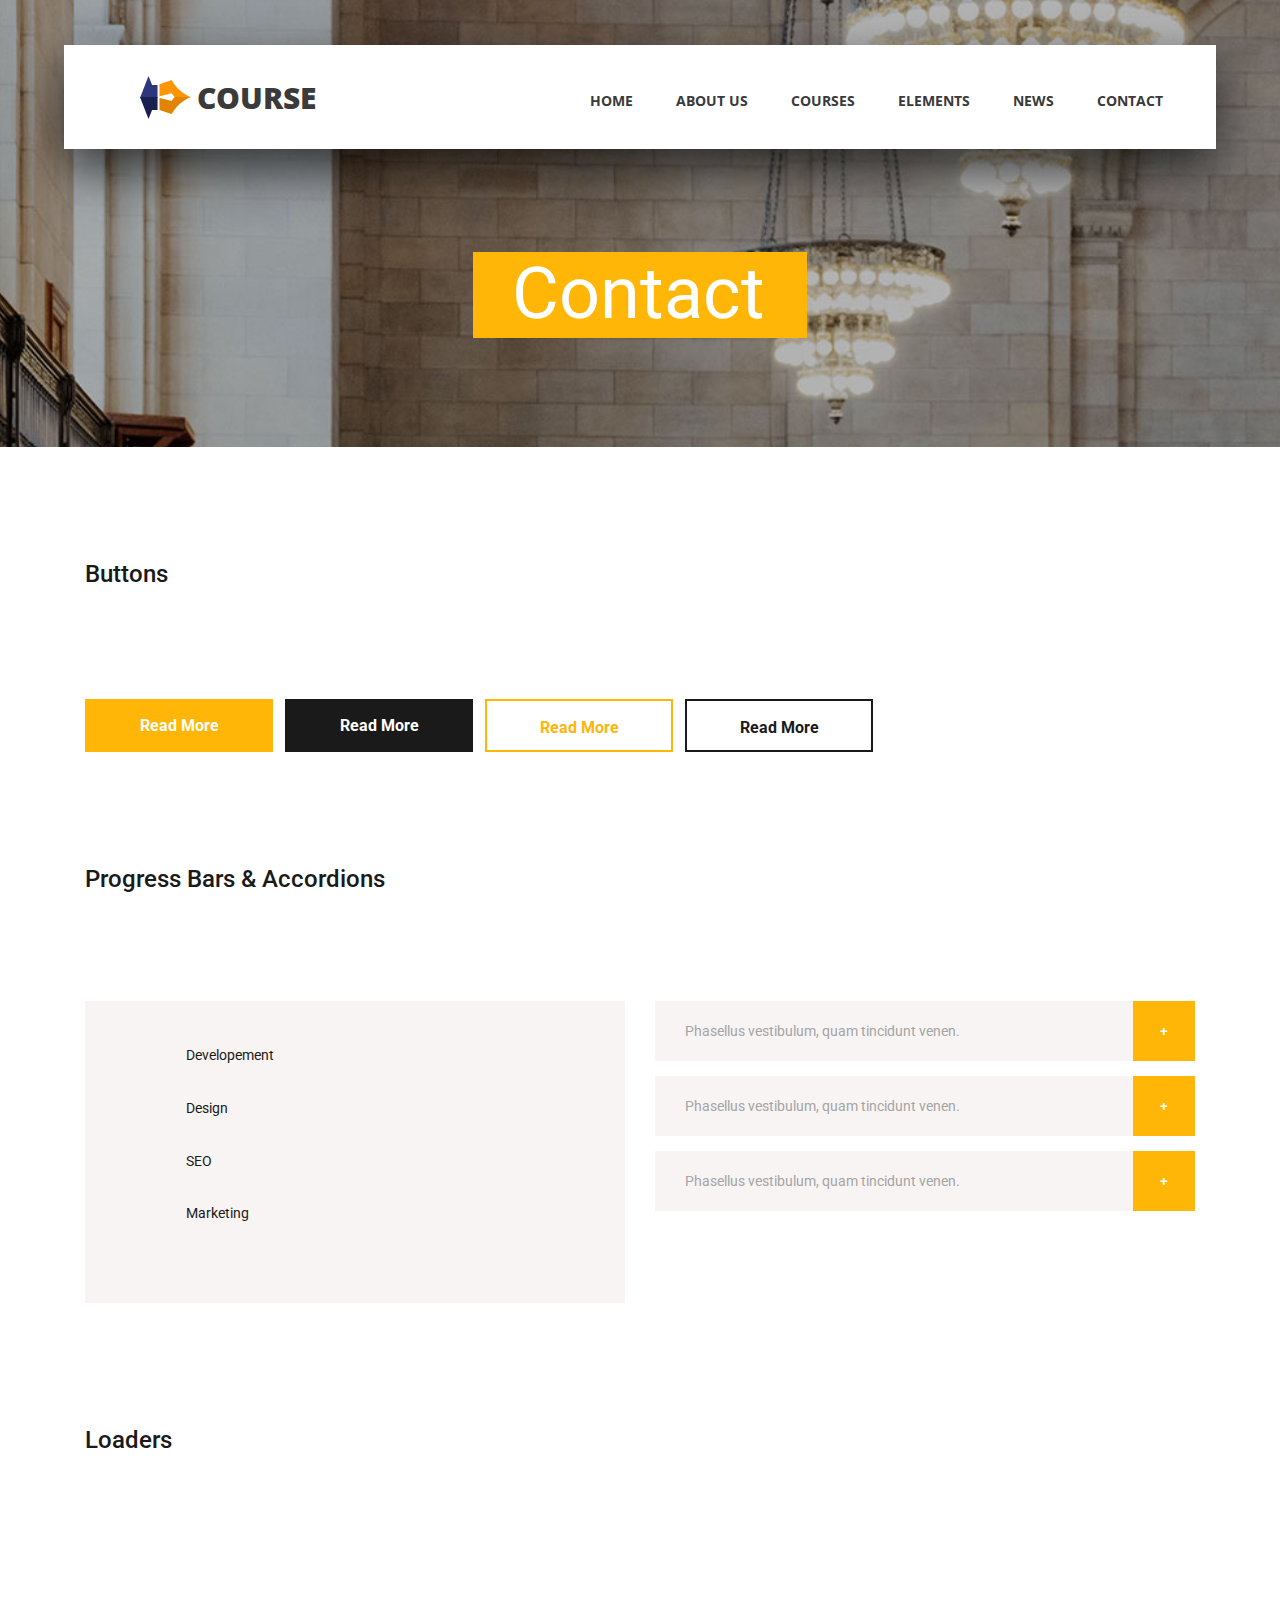
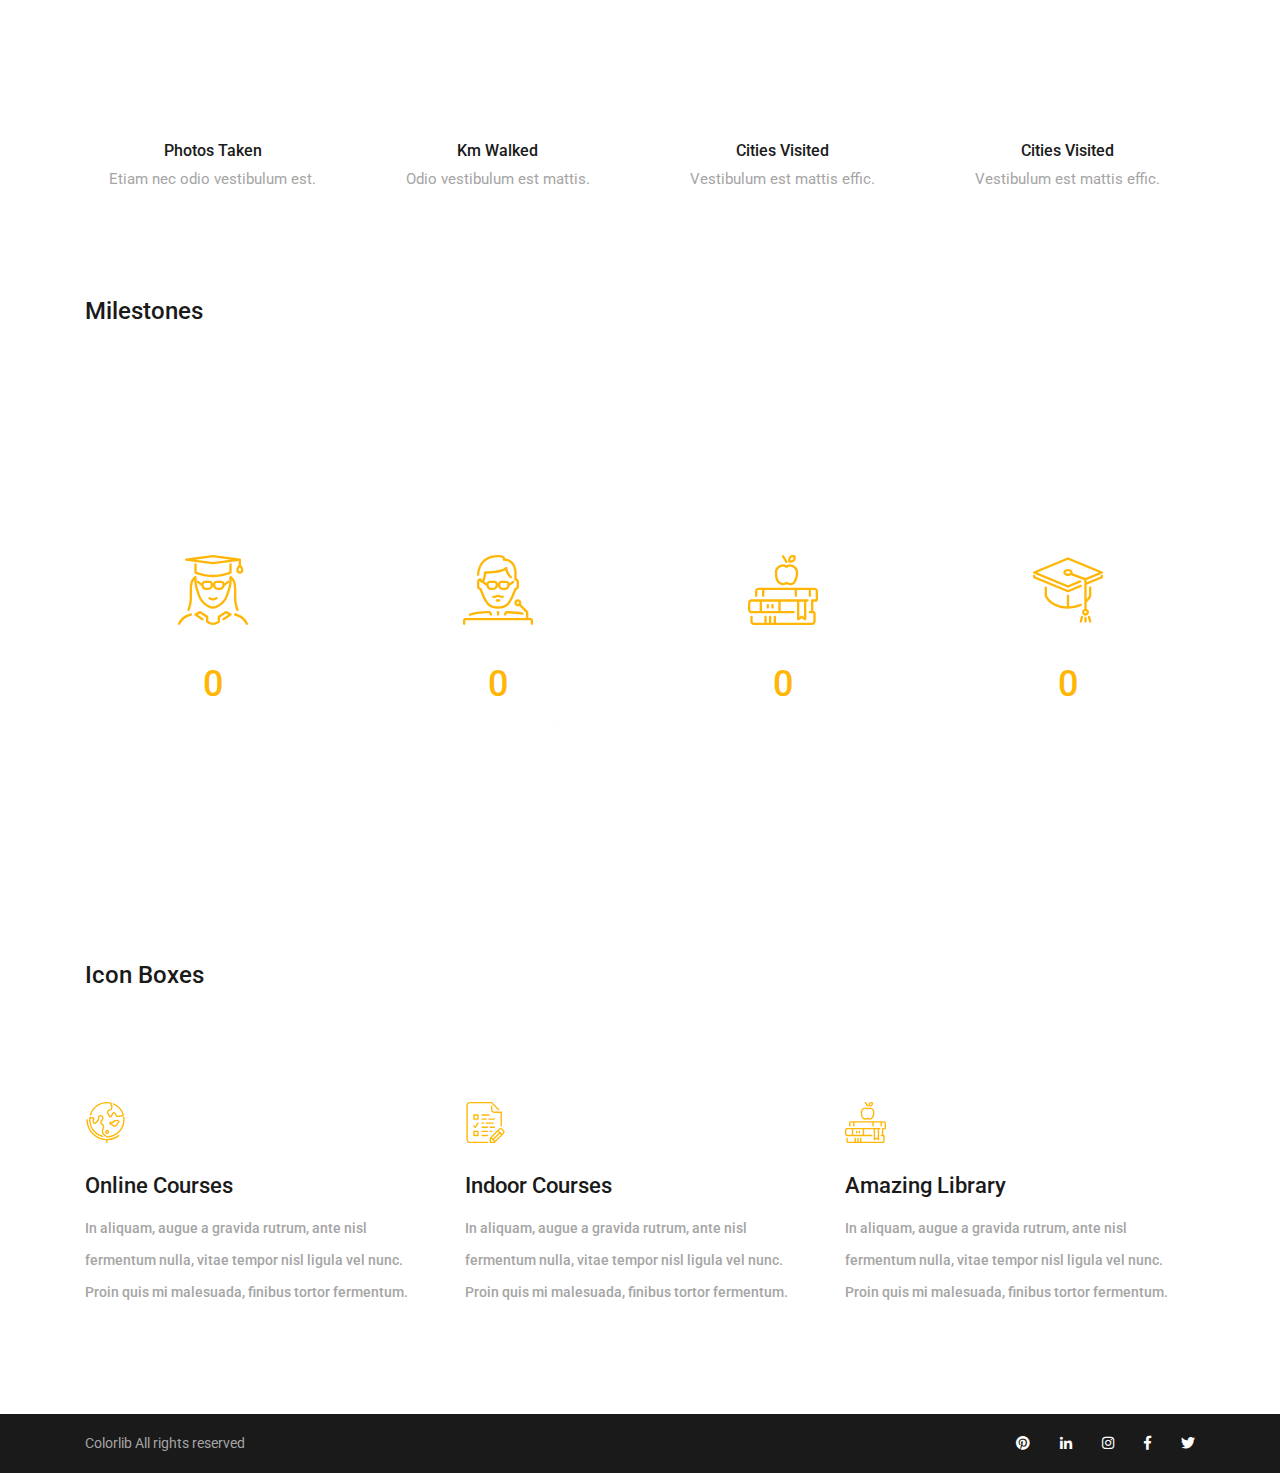
<file: elements.html>
<!DOCTYPE html>
<html lang="en">
<head>
<title>Course - Elements</title>
<meta charset="utf-8">
<meta http-equiv="X-UA-Compatible" content="IE=edge">
<meta name="description" content="Course Project">
<meta name="viewport" content="width=device-width, initial-scale=1">
<link rel="stylesheet" type="text/css" href="styles/bootstrap4/bootstrap.min.css">
<link href="plugins/fontawesome-free-5.0.1/css/fontawesome-all.css" rel="stylesheet" type="text/css">
<link rel="stylesheet" type="text/css" href="styles/elements_styles.css">
<link rel="stylesheet" type="text/css" href="styles/elements_responsive.css">
</head>
<body>

<div class="super_container">

	<!-- Header -->

	<header class="header d-flex flex-row">
		<div class="header_content d-flex flex-row align-items-center">
			<!-- Logo -->
			<div class="logo_container">
				<div class="logo">
					<img src="images/logo.png" alt="">
					<span>course</span>
				</div>
			</div>

			<!-- Main Navigation -->
			<nav class="main_nav_container">
				<div class="main_nav">
					<ul class="main_nav_list">
						<li class="main_nav_item"><a href="index.html">home</a></li>
						<li class="main_nav_item"><a href="#">about us</a></li>
						<li class="main_nav_item"><a href="courses.html">courses</a></li>
						<li class="main_nav_item"><a href="#">elements</a></li>
						<li class="main_nav_item"><a href="news.html">news</a></li>
						<li class="main_nav_item"><a href="contact.html">contact</a></li>
					</ul>
				</div>
			</nav>
		</div>
		<div class="header_side d-flex flex-row justify-content-center align-items-center">
			<img src="images/phone-call.svg" alt="">
			<span>+43 4566 7788 2457</span>
		</div>

		<!-- Hamburger -->
		<div class="hamburger_container">
			<i class="fas fa-bars trans_200"></i>
		</div>

	</header>
	
	<!-- Menu -->
	<div class="menu_container menu_mm">

		<!-- Menu Close Button -->
		<div class="menu_close_container">
			<div class="menu_close"></div>
		</div>

		<!-- Menu Items -->
		<div class="menu_inner menu_mm">
			<div class="menu menu_mm">
				<ul class="menu_list menu_mm">
					<li class="menu_item menu_mm"><a href="index.html">Home</a></li>
					<li class="menu_item menu_mm"><a href="#">About us</a></li>
					<li class="menu_item menu_mm"><a href="courses.html">Courses</a></li>
					<li class="menu_item menu_mm"><a href="#">Elements</a></li>
					<li class="menu_item menu_mm"><a href="news.html">News</a></li>
					<li class="menu_item menu_mm"><a href="contact.html">Contact</a></li>
				</ul>

				<!-- Menu Social -->
				
				<div class="menu_social_container menu_mm">
					<ul class="menu_social menu_mm">
						<li class="menu_social_item menu_mm"><a href="#"><i class="fab fa-pinterest"></i></a></li>
						<li class="menu_social_item menu_mm"><a href="#"><i class="fab fa-linkedin-in"></i></a></li>
						<li class="menu_social_item menu_mm"><a href="#"><i class="fab fa-instagram"></i></a></li>
						<li class="menu_social_item menu_mm"><a href="#"><i class="fab fa-facebook-f"></i></a></li>
						<li class="menu_social_item menu_mm"><a href="#"><i class="fab fa-twitter"></i></a></li>
					</ul>
				</div>

				<div class="menu_copyright menu_mm"><!-- Link back to Colorlib can't be removed. Template is licensed under CC BY 3.0. -->
Copyright &copy;<script>document.write(new Date().getFullYear());</script> All rights reserved | This template is made with <i class="fa fa-heart" aria-hidden="true"></i> by <a href="https://colorlib.com" target="_blank">Colorlib</a>
<!-- Link back to Colorlib can't be removed. Template is licensed under CC BY 3.0. --></div>
			</div>

		</div>

	</div>
	
	<!-- Home -->

	<div class="home">
		<div class="home_background_container prlx_parent">
			<div class="home_background prlx" style="background-image:url(images/contact_background.jpg)"></div>
		</div>
		<div class="home_content">
			<h1>Contact</h1>
		</div>
	</div>

	<!-- Elements -->

	<div class="elements">

		<!-- Buttons -->
		<div class="buttons">
			<div class="container">
				<div class="row">
					<div class="col">
						<div class="elements_title">Buttons</div>
						<div class="buttons_container">
							<div class="button button_color_1 text-center trans_200"><a href="#">Read More</a></div>
							<div class="button button_color_2 text-center trans_200"><a href="#">Read More</a></div>
							<div class="button button_line_1 text-center trans_200"><a href="#">Read More</a></div>
							<div class="button button_line_2 text-center trans_200"><a href="#">Read More</a></div>
						</div>
					</div>
				</div>
			</div>	
		</div>

		<!-- Progress Bars and Accordions -->

		<div class="pbars_accordions">
			<div class="container">
				<div class="row">
					<div class="col-lg-12">
						<div class="elements_title">Progress Bars & Accordions</div>
					</div>
				</div>

				<div class="row pbars_accordions_container">
					<!-- Progress Bars & Accordions -->

					<div class="col-lg-6">
						
						<!-- Progress Bars -->
						<div class="elements_progress_bars">

							<div class="pbar_container">
								<ul class="progress_bar_container col_12 clearfix">
									<li class="pb_item">
										<h4>Developement</h4>
										<div id="skill_1_pbar" class="skill_bars" data-perc="0.85"></div>
									</li>
									<li class="pb_item">
										<h4>Design</h4>
										<div id="skill_2_pbar" class="skill_bars" data-perc="1"></div>
									</li>
									<li class="pb_item">
										<h4>SEO</h4>
										<div id="skill_3_pbar" class="skill_bars" data-perc="0.75"></div>
									</li>
									<li class="pb_item">
										<h4>Marketing</h4>
										<div id="skill_4_pbar" class="skill_bars" data-perc="0.95"></div>
									</li>
								</ul>
							</div>

						</div>
					</div>

					<div class="col-lg-6">

						<!-- Accordions -->
						<div class="elements_accordions">

							<div class="accordion_container">
								<div class="accordion d-flex flex-row align-items-center"> Phasellus vestibulum, quam tincidunt venen.</div>
								<div class="accordion_panel">
									<p>Lorem ipsum dolor sit amet, consectetur adipiscing elit. Phasellus vestibulum, quam tincidunt venenatis ultrices, est libero mattis ante, ac consectetur diam neque eget quam.</p>
								</div>
							</div>

							<div class="accordion_container">
								<div class="accordion d-flex flex-row align-items-center"> Phasellus vestibulum, quam tincidunt venen.</div>
								<div class="accordion_panel">
									<p>Lorem ipsum dolor sit amet, consectetur adipiscing elit. Phasellus vestibulum, quam tincidunt venenatis ultrices, est libero mattis ante, ac consectetur diam neque eget quam.</p>
								</div>
							</div>

							<div class="accordion_container">
								<div class="accordion d-flex flex-row align-items-center"> Phasellus vestibulum, quam tincidunt venen.</div>
								<div class="accordion_panel">
									<p>Lorem ipsum dolor sit amet, consectetur adipiscing elit. Phasellus vestibulum, quam tincidunt venenatis ultrices, est libero mattis ante, ac consectetur diam neque eget quam.</p>
								</div>
							</div>

						</div>
					</div>

				</div>
			</div>
		</div>
		
		<!-- Loaders -->

		<div class="loaders">
			<div class="container">
				<div class="row">
					<div class="col">
						<div class="elements_title">Loaders</div>
					</div>
				</div>

				<div class="row elements_loaders_container">
					<div class="col-lg-3 loader_col">
						<!-- Loader -->
						<div class="loader" data-perc="0.75"></div>
						<div class="loader_text text-center">Photos Taken</div>
						<div class="loader_sub text-center">Etiam nec odio vestibulum est.</div>
					</div>
					<div class="col-lg-3 loader_col">
						<!-- Loader -->
						<div class="loader" data-perc="0.83"></div>
						<div class="loader_text text-center">Km Walked</div>
						<div class="loader_sub text-center">Odio vestibulum est mattis.</div>
						<span></span>
					</div>
					<div class="col-lg-3 loader_col">
						<!-- Loader -->
						<div class="loader" data-perc="0.25"></div>
						<div class="loader_text text-center">Cities Visited</div>
						<div class="loader_sub text-center">Vestibulum est mattis effic.</div>
					</div>
					<div class="col-lg-3 loader_col">
						<!-- Loader -->
						<div class="loader" data-perc="0.95"></div>
						<div class="loader_text text-center">Cities Visited</div>
						<div class="loader_sub text-center">Vestibulum est mattis effic.</div>
					</div>
				</div>

			</div>
		</div>
		
		<!-- Milestones -->
		
		<div class="milestones">
			<div class="container">
				<div class="row">
					<div class="col">
						<div class="elements_title">Milestones</div>
					</div>
				</div>
			</div>

			<div class="milestones_container">
				<div class="milestones_background" style="background-image:url(images/milestones_background.jpg)"></div>
				
				<div class="container">
					<div class="row">
						
						<!-- Milestone -->
						<div class="col-lg-3 milestone_col">
							<div class="milestone text-center">
								<div class="milestone_icon"><img src="images/milestone_1.svg" alt="https://www.flaticon.com/authors/zlatko-najdenovski"></div>
								<div class="milestone_counter" data-end-value="750">0</div>
								<div class="milestone_text">Current Students</div>
							</div>
						</div>

						<!-- Milestone -->
						<div class="col-lg-3 milestone_col">
							<div class="milestone text-center">
								<div class="milestone_icon"><img src="images/milestone_2.svg" alt="https://www.flaticon.com/authors/zlatko-najdenovski"></div>
								<div class="milestone_counter" data-end-value="120">0</div>
								<div class="milestone_text">Certified Teachers</div>
							</div>
						</div>

						<!-- Milestone -->
						<div class="col-lg-3 milestone_col">
							<div class="milestone text-center">
								<div class="milestone_icon"><img src="images/milestone_3.svg" alt="https://www.flaticon.com/authors/zlatko-najdenovski"></div>
								<div class="milestone_counter" data-end-value="39">0</div>
								<div class="milestone_text">Approved Courses</div>
							</div>
						</div>

						<!-- Milestone -->
						<div class="col-lg-3 milestone_col">
							<div class="milestone text-center">
								<div class="milestone_icon"><img src="images/milestone_4.svg" alt="https://www.flaticon.com/authors/zlatko-najdenovski"></div>
								<div class="milestone_counter" data-end-value="3500" data-sign-before="+">0</div>
								<div class="milestone_text">Graduate Students</div>
							</div>
						</div>

					</div>
				</div>
			</div>

		</div>

		<!-- Icon Boxes -->

		<div class="icon_boxes">
			<div class="container">
				<div class="row">
					<div class="col">
						<div class="elements_title">Icon Boxes</div>
					</div>
				</div>

				<div class="row icon_boxes_container">

					<div class="col-lg-4 icon_box text-left d-flex flex-column align-items-start justify-content-start">
						<div class="icon_container d-flex flex-column justify-content-end">
							<img src="images/earth-globe.svg" alt="">
						</div>
						<h3>Online Courses</h3>
						<p>In aliquam, augue a gravida rutrum, ante nisl fermentum nulla, vitae tempor nisl ligula vel nunc. Proin quis mi malesuada, finibus tortor fermentum.</p>
					</div>

					<div class="col-lg-4 icon_box text-left d-flex flex-column align-items-start justify-content-start">
						<div class="icon_container d-flex flex-column justify-content-end">
							<img src="images/exam.svg" alt="">
						</div>
						<h3>Indoor Courses</h3>
						<p>In aliquam, augue a gravida rutrum, ante nisl fermentum nulla, vitae tempor nisl ligula vel nunc. Proin quis mi malesuada, finibus tortor fermentum.</p>
					</div>

					<div class="col-lg-4 icon_box text-left d-flex flex-column align-items-start justify-content-start">
						<div class="icon_container d-flex flex-column justify-content-end">
							<img src="images/books.svg" alt="">
						</div>
						<h3>Amazing Library</h3>
						<p>In aliquam, augue a gravida rutrum, ante nisl fermentum nulla, vitae tempor nisl ligula vel nunc. Proin quis mi malesuada, finibus tortor fermentum.</p>
					</div>

				</div>

			</div>
		</div>

	</div>

	<!-- Footer -->

	<footer class="footer">
		<div class="container">
			
			<!-- Footer Copyright -->

			<div class="footer_bar d-flex flex-column flex-sm-row align-items-center">
				<div class="footer_copyright">
					<span>Colorlib All rights reserved</span>
				</div>
				<div class="footer_social ml-sm-auto">
					<ul class="menu_social">
						<li class="menu_social_item"><a href="#"><i class="fab fa-pinterest"></i></a></li>
						<li class="menu_social_item"><a href="#"><i class="fab fa-linkedin-in"></i></a></li>
						<li class="menu_social_item"><a href="#"><i class="fab fa-instagram"></i></a></li>
						<li class="menu_social_item"><a href="#"><i class="fab fa-facebook-f"></i></a></li>
						<li class="menu_social_item"><a href="#"><i class="fab fa-twitter"></i></a></li>
					</ul>
				</div>
			</div>

		</div>
	</footer>

</div>

<script src="js/jquery-3.2.1.min.js"></script>
<script src="styles/bootstrap4/popper.js"></script>
<script src="styles/bootstrap4/bootstrap.min.js"></script>
<script src="plugins/greensock/TweenMax.min.js"></script>
<script src="plugins/greensock/TimelineMax.min.js"></script>
<script src="plugins/scrollmagic/ScrollMagic.min.js"></script>
<script src="plugins/greensock/animation.gsap.min.js"></script>
<script src="plugins/greensock/ScrollToPlugin.min.js"></script>
<script src="plugins/progressbar/progressbar.min.js"></script>
<script src="plugins/scrollTo/jquery.scrollTo.min.js"></script>
<script src="plugins/easing/easing.js"></script>
<script src="js/elements_custom.js"></script>

</body>
</html>
</file>
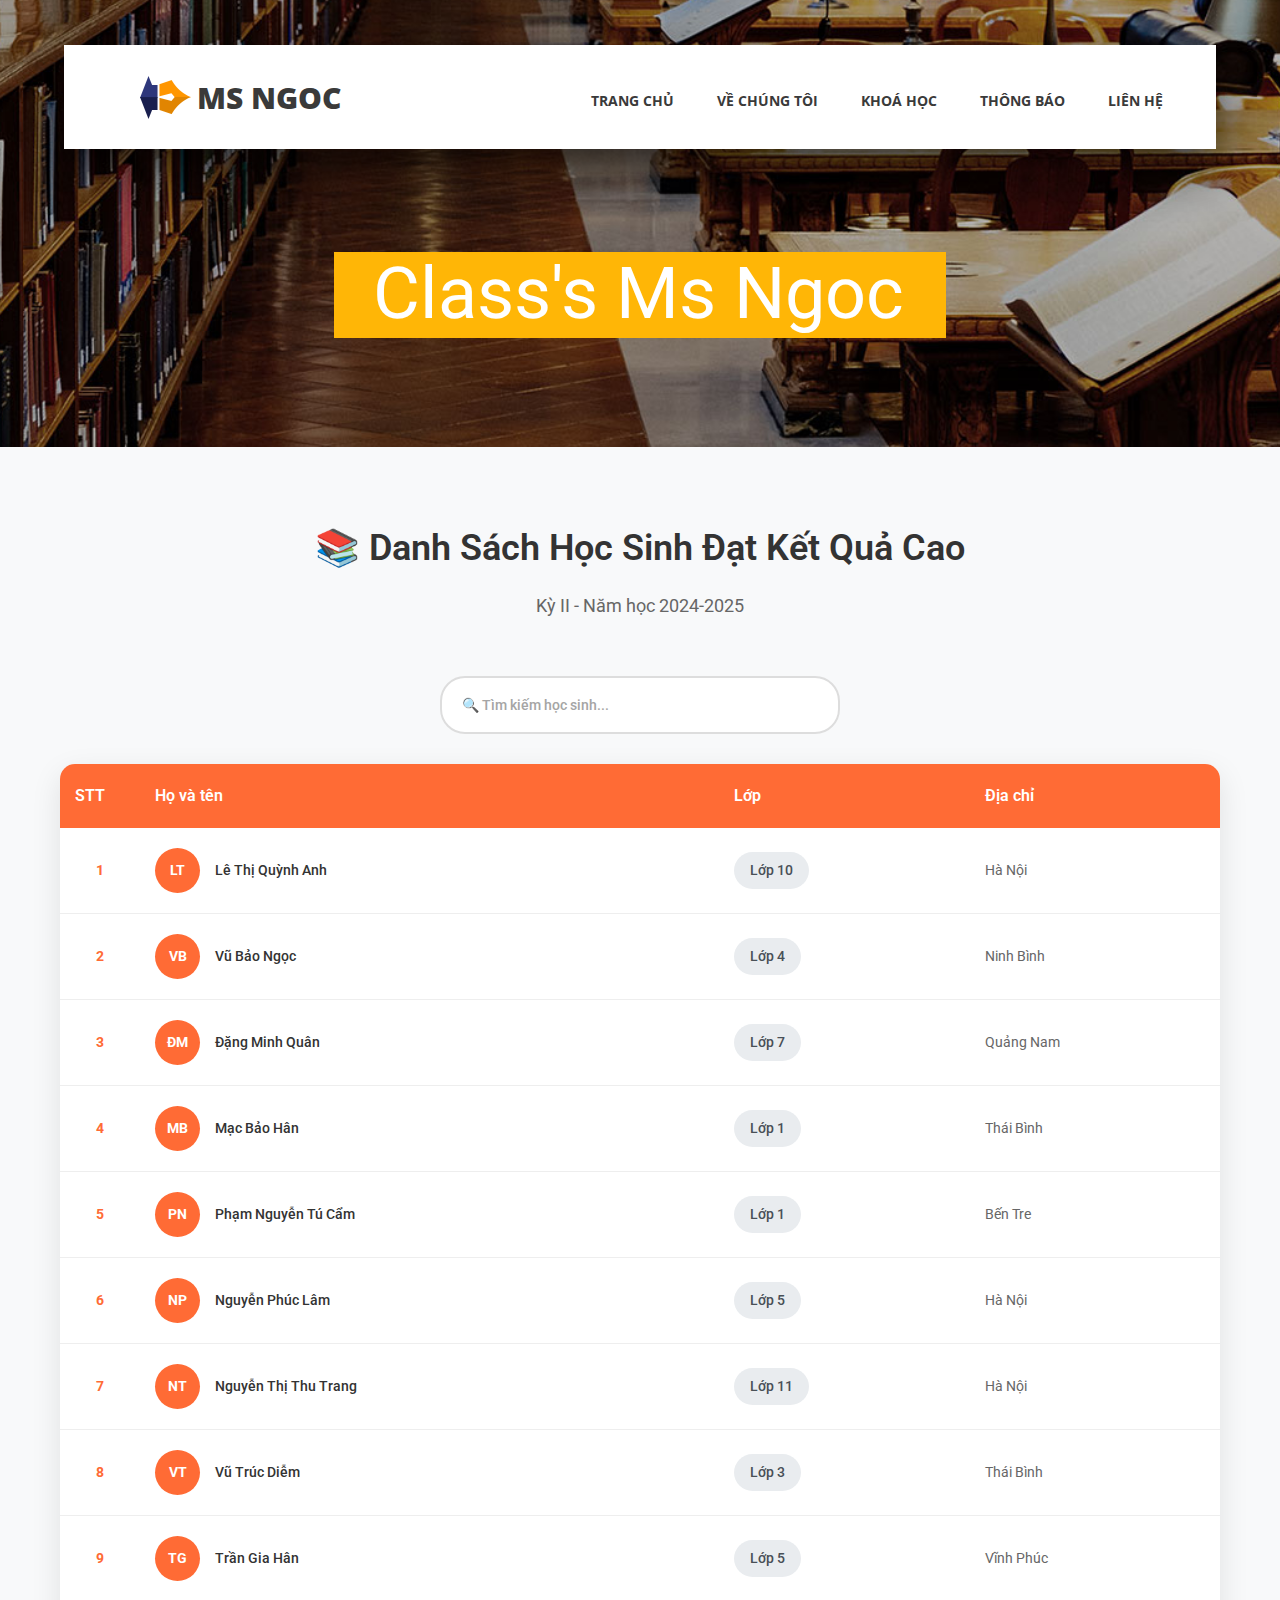
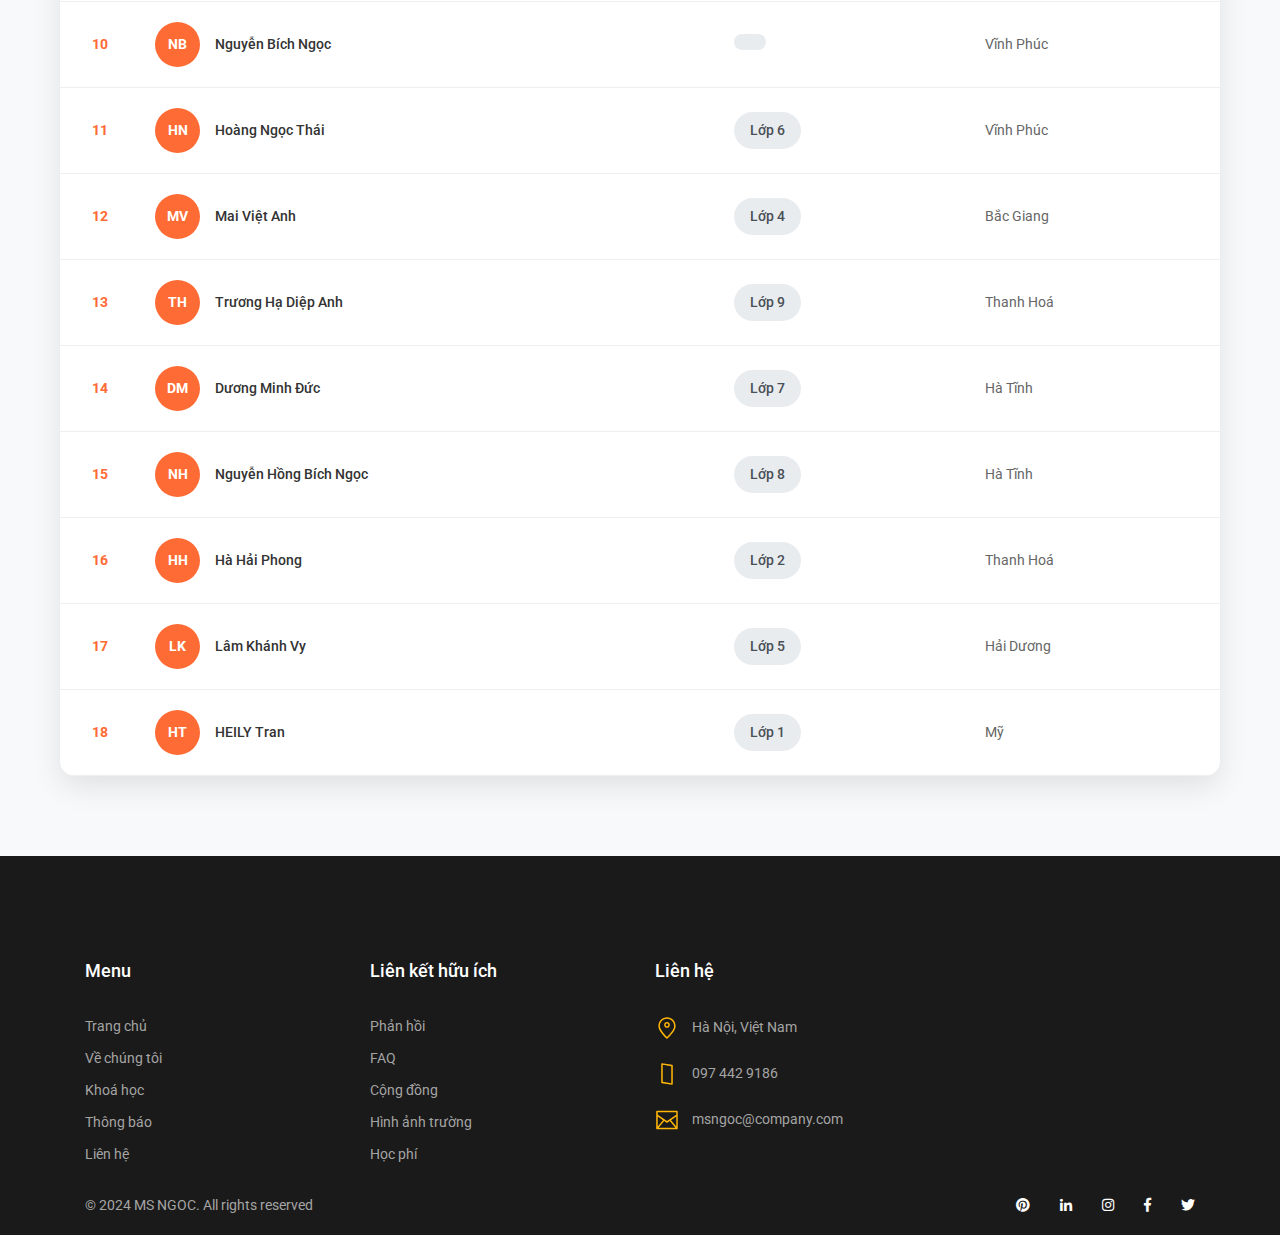
<file: list-student-top.html>
<!DOCTYPE html>
<html lang="vi">
<head>
<title>MS NGOC</title>
<meta charset="utf-8">
<meta http-equiv="X-UA-Compatible" content="IE=edge">
<meta name="description" content="Course Project">
<meta name="viewport" content="width=device-width, initial-scale=1">
<link rel="stylesheet" type="text/css" href="styles/bootstrap4/bootstrap.min.css">
<link href="plugins/fontawesome-free-5.0.1/css/fontawesome-all.css" rel="stylesheet" type="text/css">
<link rel="stylesheet" type="text/css" href="styles/news_styles.css">
<link rel="stylesheet" type="text/css" href="styles/news_responsive.css">
<link rel="stylesheet" type="text/css" href="styles/style-list-student.css">

</head>
<body>

<div class="super_container">

	<!-- Header -->
	<header class="header d-flex flex-row">
		<div class="header_content d-flex flex-row align-items-center">
			<!-- Logo -->
			<div class="logo_container">
				<div class="logo">
					<img src="images/logo.png" alt="">
					<span>MS NGOC</span>
				</div>
			</div>

			<!-- Main Navigation -->
			<nav class="main_nav_container">
				<div class="main_nav">
					<ul class="main_nav_list">
						<li class="main_nav_item"><a href="index.html">Trang chủ</a></li>
						<li class="main_nav_item"><a href="#">Về chúng tôi</a></li>
						<li class="main_nav_item"><a href="courses.html">Khoá học</a></li>
						<li class="main_nav_item"><a href="#">Thông báo</a></li>
						<li class="main_nav_item"><a href="teachers.html">Liên hệ</a></li>
					</ul>
				</div>
			</nav>
		</div>
		<div class="header_side d-flex flex-row justify-content-center align-items-center">
			<img src="images/phone-call.svg" alt="">
			<span>097 442 9186</span>
		</div>

		<!-- Hamburger -->
		<div class="hamburger_container">
			<i class="fas fa-bars trans_200"></i>
		</div>
	</header>
	
	<!-- Menu -->
	<div class="menu_container menu_mm">
		<!-- Menu Close Button -->
		<div class="menu_close_container">
			<div class="menu_close"></div>
		</div>

		<!-- Menu Items -->
		<div class="menu_inner menu_mm">
			<div class="menu menu_mm">
				<ul class="menu_list menu_mm">
					<li class="menu_item menu_mm"><a href="index.html">Trang chủ</a></li>
					<li class="menu_item menu_mm"><a href="#">Về chúng tôi</a></li>
					<li class="menu_item menu_mm"><a href="courses.html">Khoá học</a></li>
					<li class="menu_item menu_mm"><a href="#">Thông báo</a></li>
					<li class="menu_item menu_mm"><a href="teachers.html">Liên hệ</a></li>
				</ul>

				<!-- Menu Social -->
				<div class="menu_social_container menu_mm">
					<ul class="menu_social menu_mm">
						<li class="menu_social_item menu_mm"><a href="#"><i class="fab fa-pinterest"></i></a></li>
						<li class="menu_social_item menu_mm"><a href="#"><i class="fab fa-linkedin-in"></i></a></li>
						<li class="menu_social_item menu_mm"><a href="#"><i class="fab fa-instagram"></i></a></li>
						<li class="menu_social_item menu_mm"><a href="#"><i class="fab fa-facebook-f"></i></a></li>
						<li class="menu_social_item menu_mm"><a href="#"><i class="fab fa-twitter"></i></a></li>
					</ul>
				</div>

				<div class="menu_copyright menu_mm">
					Copyright &copy;<script>document.write(new Date().getFullYear());</script> All rights reserved | This template is made with <i class="fa fa-heart" aria-hidden="true"></i> by <a href="https://colorlib.com" target="_blank">Colorlib</a>
				</div>
			</div>
		</div>
	</div>
	
	<!-- Home -->
	<div class="home">
		<div class="home_background_container prlx_parent">
			<div class="home_background prlx" style="background-image:url(images/news_background.jpg)"></div>
		</div>
		<div class="home_content">
			<h1>Class's Ms Ngoc</h1>
		</div>
	</div>

	<!-- Student List Section -->
	<div class="student-section">
		<div class="student-container">
			<div class="section-header">
				<h2>📚 Danh Sách Học Sinh Đạt Kết Quả Cao</h2>
				<p>Kỳ II - Năm học 2024-2025</p>
			</div>

			<!-- <div class="stats">
				<div class="stat-card">
					<div class="stat-number">25</div>
					<div class="stat-label">Tổng số học sinh</div>
				</div>
				<div class="stat-card">
					<div class="stat-number">3</div>
					<div class="stat-label">Số lớp</div>
				</div>
				<div class="stat-card">
					<div class="stat-number">100%</div>
					<div class="stat-label">Có địa chỉ</div>
				</div>
				<div class="stat-card">
					<div class="stat-number">2024</div>
					<div class="stat-label">Năm học</div>
				</div>
			</div> -->

			<!-- <div class="controls">
				<button class="btn btn-primary" onclick="sortByName()">Sắp xếp theo tên</button>
				<button class="btn btn-secondary" onclick="sortByClass()">Sắp xếp theo lớp</button>
				<button class="btn btn-secondary" onclick="sortById()">Sắp xếp theo STT</button>
			</div> -->

			<div class="search-box">
				<input type="text" class="search-input" placeholder="🔍 Tìm kiếm học sinh..." onkeyup="searchStudent()">
			</div>

			<div class="table-container">
				<table id="studentTable">
					<thead>
						<tr>
							<th>STT</th>
							<th>Họ và tên</th>
							<th>Lớp</th>
							<th>Địa chỉ</th>
						</tr>
					</thead>
					<tbody id="tableBody">
						<!-- Data will be populated by JavaScript -->
					</tbody>
				</table>
			</div>
		</div>
	</div>

	<!-- Footer -->
	<footer class="footer">
		<div class="container">
			<div class="row">
				<!-- Footer Column - Menu -->
				<div class="col-lg-3 footer_col">
					<div class="footer_column_title">Menu</div>
					<div class="footer_column_content">
						<ul>
							<li class="footer_list_item"><a href="index.html">Trang chủ</a></li>
							<li class="footer_list_item"><a href="#">Về chúng tôi</a></li>
							<li class="footer_list_item"><a href="courses.html">Khoá học</a></li>
							<li class="footer_list_item"><a href="#">Thông báo</a></li>
							<li class="footer_list_item"><a href="teachers.html">Liên hệ</a></li>
						</ul>
					</div>
				</div>

				<!-- Footer Column - Usefull Links -->
				<div class="col-lg-3 footer_col">
					<div class="footer_column_title">Liên kết hữu ích</div>
					<div class="footer_column_content">
						<ul>
							<li class="footer_list_item"><a href="#">Phản hồi</a></li>
							<li class="footer_list_item"><a href="#">FAQ</a></li>
							<li class="footer_list_item"><a href="#">Cộng đồng</a></li>
							<li class="footer_list_item"><a href="#">Hình ảnh trường</a></li>
							<li class="footer_list_item"><a href="#">Học phí</a></li>
						</ul>
					</div>
				</div>

				<!-- Footer Column - Contact -->
				<div class="col-lg-3 footer_col">
					<div class="footer_column_title">Liên hệ</div>
					<div class="footer_column_content">
						<ul>
							<li class="footer_contact_item">
								<div class="footer_contact_icon">
									<img src="images/placeholder.svg" alt="">
								</div>
								Hà Nội, Việt Nam
							</li>
							<li class="footer_contact_item">
								<div class="footer_contact_icon">
									<img src="images/smartphone.svg" alt="">
								</div>
								097 442 9186
							</li>
							<li class="footer_contact_item">
								<div class="footer_contact_icon">
									<img src="images/envelope.svg" alt="">
								</div>
								msngoc@company.com
							</li>
						</ul>
					</div>
				</div>
			</div>

			<!-- Footer Copyright -->
			<div class="footer_bar d-flex flex-column flex-sm-row align-items-center">
				<div class="footer_copyright">
					<span>&copy; 2024 MS NGOC. All rights reserved</span>
				</div>
				<div class="footer_social ml-sm-auto">
					<ul class="menu_social">
						<li class="menu_social_item"><a href="#"><i class="fab fa-pinterest"></i></a></li>
						<li class="menu_social_item"><a href="#"><i class="fab fa-linkedin-in"></i></a></li>
						<li class="menu_social_item"><a href="#"><i class="fab fa-instagram"></i></a></li>
						<li class="menu_social_item"><a href="#"><i class="fab fa-facebook-f"></i></a></li>
						<li class="menu_social_item"><a href="#"><i class="fab fa-twitter"></i></a></li>
					</ul>
				</div>
			</div>
		</div>
	</footer>

</div>

<script src="js/jquery-3.2.1.min.js"></script>
<script src="styles/bootstrap4/popper.js"></script>
<script src="styles/bootstrap4/bootstrap.min.js"></script>
<script src="plugins/greensock/TweenMax.min.js"></script>
<script src="plugins/greensock/TimelineMax.min.js"></script>
<script src="plugins/scrollmagic/ScrollMagic.min.js"></script>
<script src="plugins/greensock/animation.gsap.min.js"></script>
<script src="plugins/greensock/ScrollToPlugin.min.js"></script>
<script src="plugins/scrollTo/jquery.scrollTo.min.js"></script>
<script src="plugins/easing/easing.js"></script>
<script src="js/news_custom.js"></script>
<script src="js/list_student.js"></script>


</body>
</html>
</file>
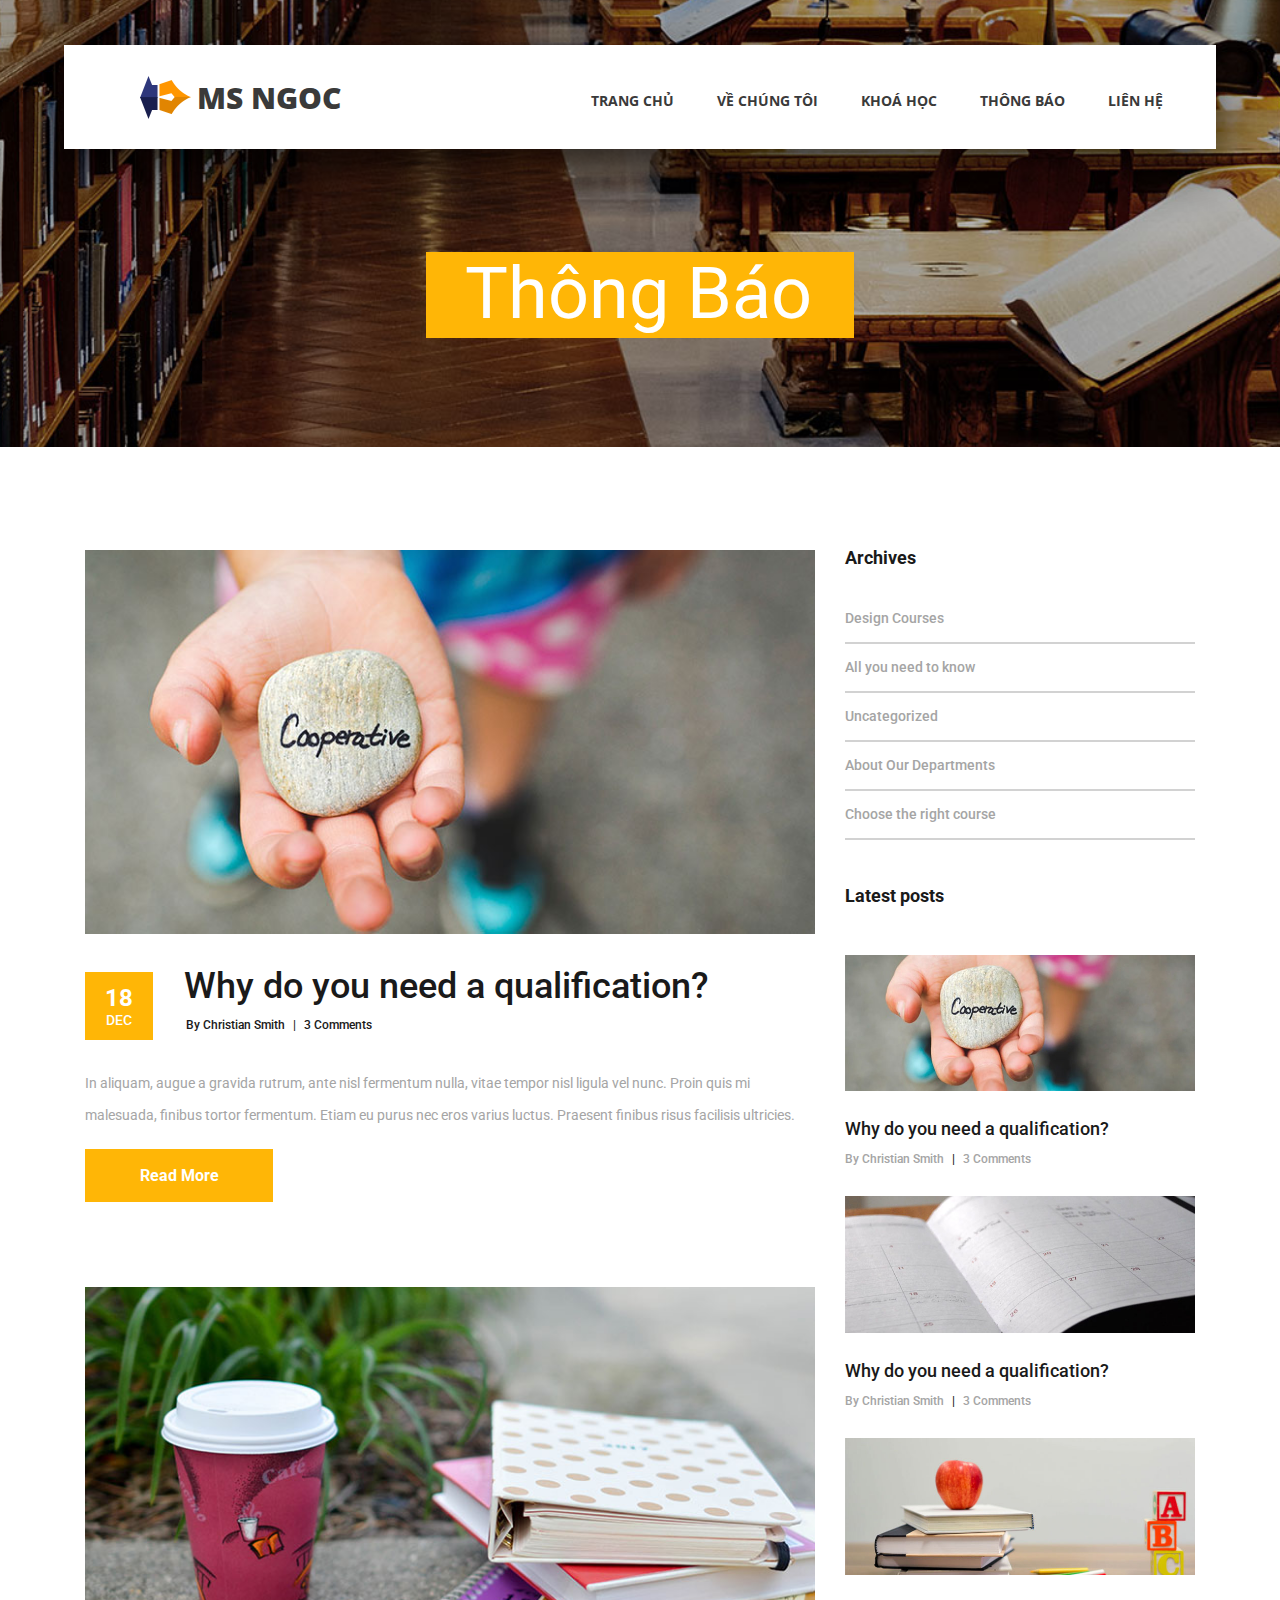
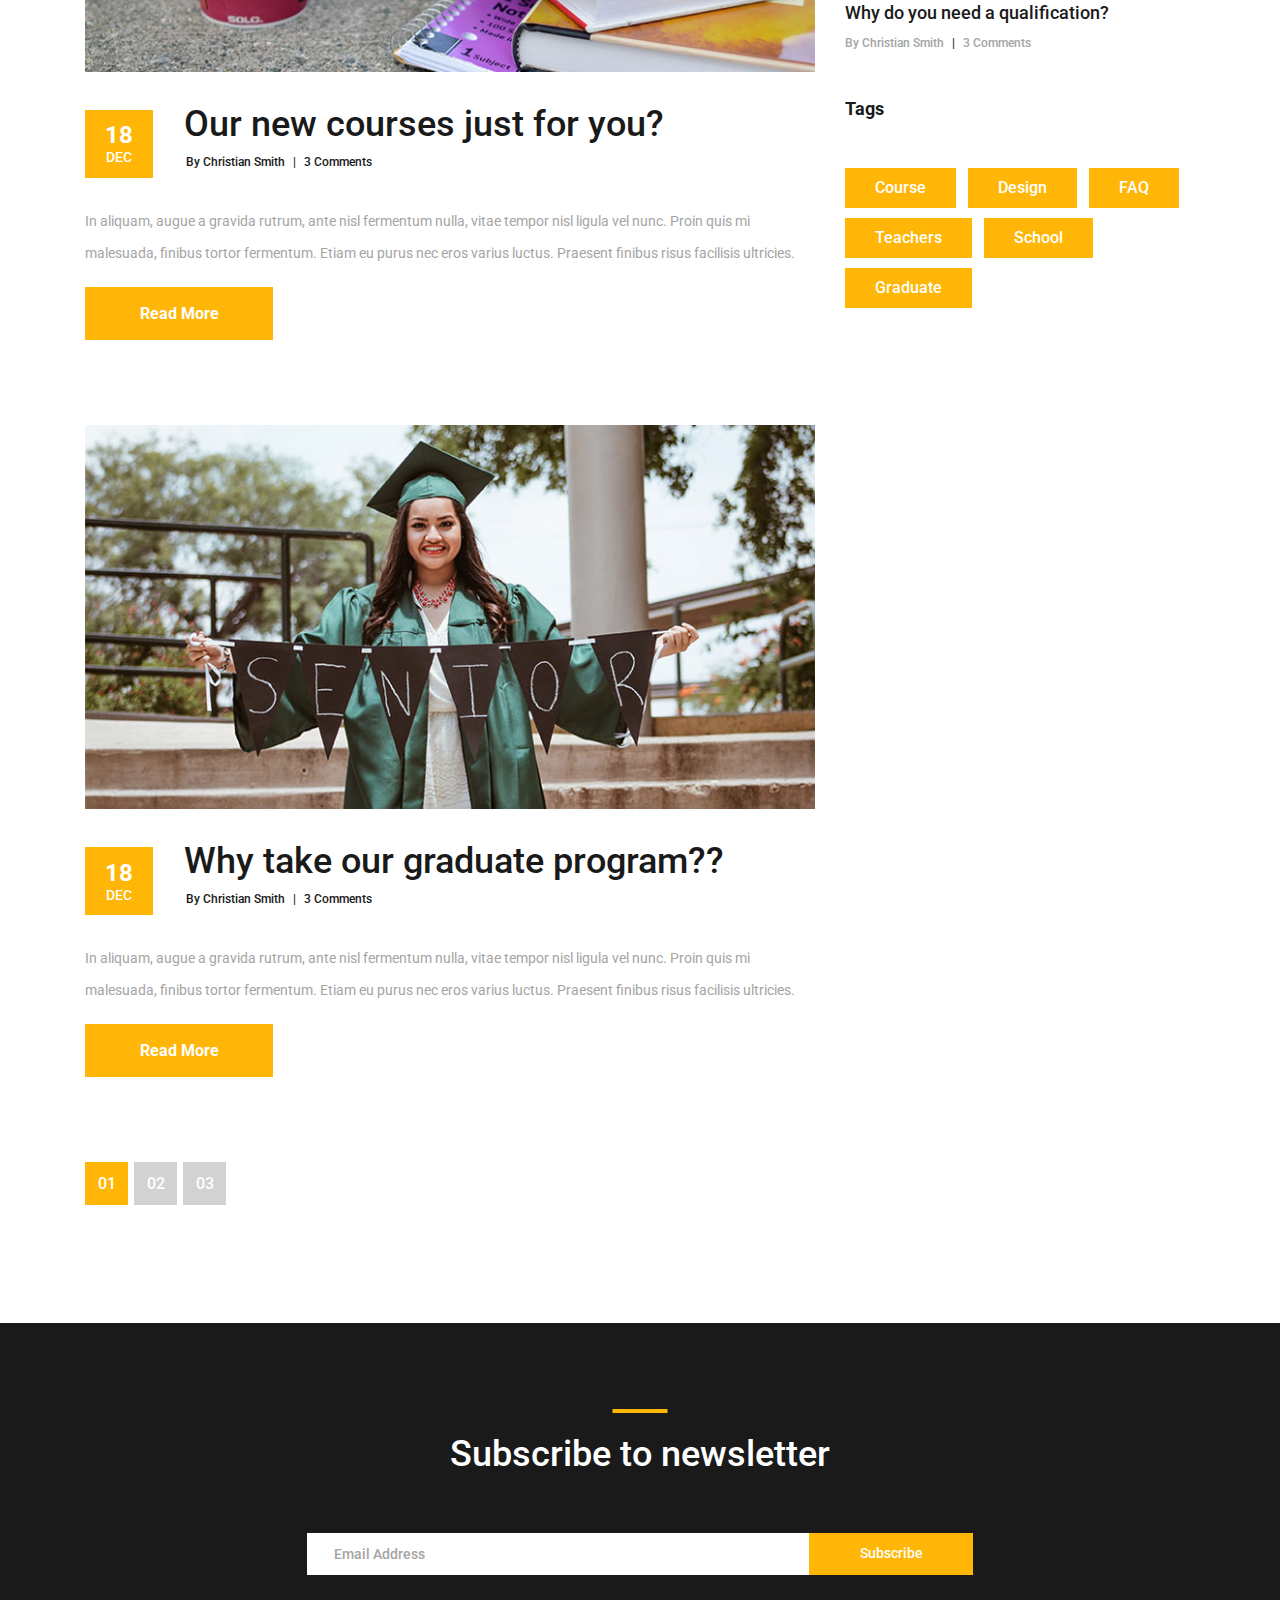
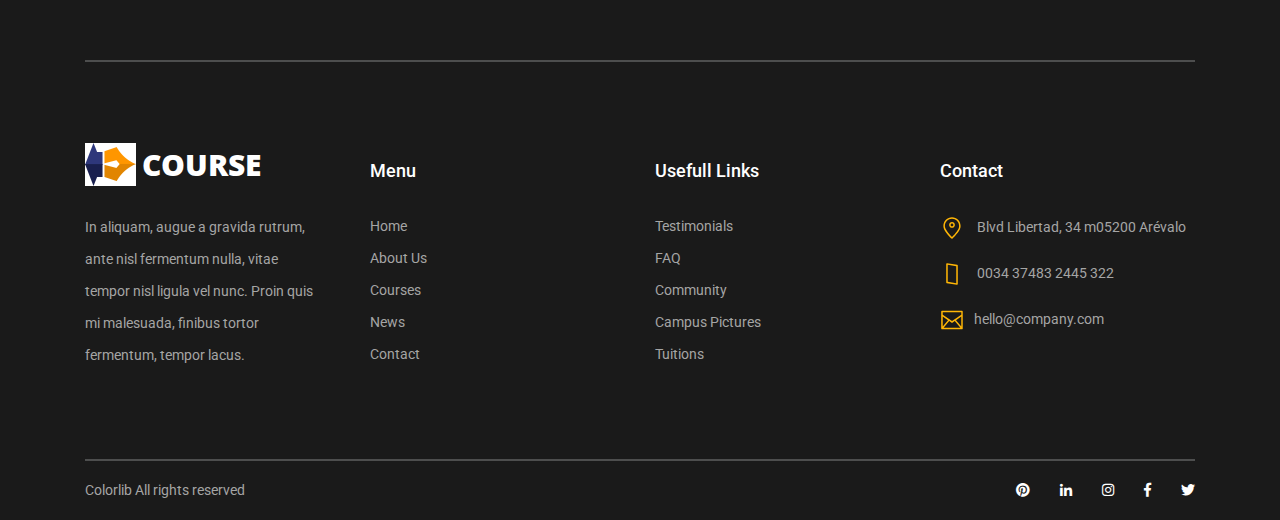
<file: news.html>
<!DOCTYPE html>
<html lang="en">
<head>
<title>Thông Báo</title>
<meta charset="utf-8">
<meta http-equiv="X-UA-Compatible" content="IE=edge">
<meta name="description" content="Course Project">
<meta name="viewport" content="width=device-width, initial-scale=1">
<link rel="stylesheet" type="text/css" href="styles/bootstrap4/bootstrap.min.css">
<link href="plugins/fontawesome-free-5.0.1/css/fontawesome-all.css" rel="stylesheet" type="text/css">
<link rel="stylesheet" type="text/css" href="styles/news_styles.css">
<link rel="stylesheet" type="text/css" href="styles/news_responsive.css">
</head>
<body>

<div class="super_container">

	<!-- Header -->

	<header class="header d-flex flex-row">
		<div class="header_content d-flex flex-row align-items-center">
			<!-- Logo -->
			<div class="logo_container">
				<div class="logo">
					<img src="images/logo.png" alt="">
					<span>MS NGOC</span>
				</div>
			</div>

			<!-- Main Navigation -->
			<nav class="main_nav_container">
				<div class="main_nav">
					<ul class="main_nav_list">
						<li class="main_nav_item"><a href="index.html">Trang chủ</a></li>
						<li class="main_nav_item"><a href="#">Về chúng tôi</a></li>
						<li class="main_nav_item"><a href="courses.html">Khoá học</a></li>
						<!-- <li class="main_nav_item"><a href="elements.html">elements</a></li> -->
						<li class="main_nav_item"><a href="#">Thông báo</a></li>
						<li class="main_nav_item"><a href="contact.html">Liên hệ</a></li>
					</ul>
				</div>
			</nav>
		</div>
		<div class="header_side d-flex flex-row justify-content-center align-items-center">
			<img src="images/phone-call.svg" alt="">
			<span>097 442 9186</span>
		</div>

		<!-- Hamburger -->
		<div class="hamburger_container">
			<i class="fas fa-bars trans_200"></i>
		</div>

	</header>
	
	<!-- Menu -->
	<div class="menu_container menu_mm">

		<!-- Menu Close Button -->
		<div class="menu_close_container">
			<div class="menu_close"></div>
		</div>

		<!-- Menu Items -->
		<div class="menu_inner menu_mm">
			<div class="menu menu_mm">
				<ul class="menu_list menu_mm">
					<li class="menu_item menu_mm"><a href="index.html">Trang chủ</a></li>
					<li class="menu_item menu_mm"><a href="#">Về chúng tôi</a></li>
					<li class="menu_item menu_mm"><a href="courses.html">Khoá học</a></li>
					<!-- <li class="menu_item menu_mm"><a href="elements.html">Elements</a></li> -->
					<li class="menu_item menu_mm"><a href="#">Thông báo</a></li>
					<li class="menu_item menu_mm"><a href="contact.html">Liên hệ</a></li>
				</ul>

				<!-- Menu Social -->
				
				<div class="menu_social_container menu_mm">
					<ul class="menu_social menu_mm">
						<li class="menu_social_item menu_mm"><a href="#"><i class="fab fa-pinterest"></i></a></li>
						<li class="menu_social_item menu_mm"><a href="#"><i class="fab fa-linkedin-in"></i></a></li>
						<li class="menu_social_item menu_mm"><a href="#"><i class="fab fa-instagram"></i></a></li>
						<li class="menu_social_item menu_mm"><a href="#"><i class="fab fa-facebook-f"></i></a></li>
						<li class="menu_social_item menu_mm"><a href="#"><i class="fab fa-twitter"></i></a></li>
					</ul>
				</div>

				<div class="menu_copyright menu_mm"><!-- Link back to Colorlib can't be removed. Template is licensed under CC BY 3.0. -->
Copyright &copy;<script>document.write(new Date().getFullYear());</script> All rights reserved | This template is made with <i class="fa fa-heart" aria-hidden="true"></i> by <a href="https://colorlib.com" target="_blank">Colorlib</a>
<!-- Link back to Colorlib can't be removed. Template is licensed under CC BY 3.0. --></div>
			</div>

		</div>

	</div>
	
	<!-- Home -->

	<div class="home">
		<div class="home_background_container prlx_parent">
			<div class="home_background prlx" style="background-image:url(images/news_background.jpg)"></div>
		</div>
		<div class="home_content">
			<h1>Thông Báo</h1>
		</div>
	</div>

	<!-- News -->

	<div class="news">
		<div class="container">
			<div class="row">
				
				<!-- News Column -->

				<div class="col-lg-8">
					
					<div class="news_posts">
						<!-- News Post -->
						<div class="news_post">
							<div class="news_post_image">
								<img src="images/news_1.jpg" alt="https://unsplash.com/@dsmacinnes">
							</div>
							<div class="news_post_top d-flex flex-column flex-sm-row">
								<div class="news_post_date_container">
									<div class="news_post_date d-flex flex-column align-items-center justify-content-center">
										<div>18</div>
										<div>dec</div>
									</div>
								</div>
								<div class="news_post_title_container">
									<div class="news_post_title">
										<a href="news_post.html">Why do you need a qualification?</a>
									</div>
									<div class="news_post_meta">
										<span class="news_post_author"><a href="#">By Christian Smith</a></span>
										<span>|</span>
										<span class="news_post_comments"><a href="#">3 Comments</a></span>
									</div>
								</div>
							</div>
							<div class="news_post_text">
								<p>In aliquam, augue a gravida rutrum, ante nisl fermentum nulla, vitae tempor nisl ligula vel nunc. Proin quis mi malesuada, finibus tortor fermentum. Etiam eu purus nec eros varius luctus. Praesent finibus risus facilisis ultricies.</p>
							</div>
							<div class="news_post_button text-center trans_200">
								<a href="news_post.html">Read More</a>
							</div>
						</div>

						<!-- News Post -->
						<div class="news_post">
							<div class="news_post_image">
								<img src="images/news_2.jpg" alt="https://unsplash.com/@dsmacinnes">
							</div>
							<div class="news_post_top d-flex flex-column flex-sm-row">
								<div class="news_post_date_container">
									<div class="news_post_date d-flex flex-column align-items-center justify-content-center">
										<div>18</div>
										<div>dec</div>
									</div>
								</div>
								<div class="news_post_title_container">
									<div class="news_post_title">
										<a href="news_post.html">Our new courses just for you?</a>
									</div>
									<div class="news_post_meta">
										<span class="news_post_author"><a href="#">By Christian Smith</a></span>
										<span>|</span>
										<span class="news_post_comments"><a href="#">3 Comments</a></span>
									</div>
								</div>
							</div>
							<div class="news_post_text">
								<p>In aliquam, augue a gravida rutrum, ante nisl fermentum nulla, vitae tempor nisl ligula vel nunc. Proin quis mi malesuada, finibus tortor fermentum. Etiam eu purus nec eros varius luctus. Praesent finibus risus facilisis ultricies.</p>
							</div>
							<div class="news_post_button text-center trans_200">
								<a href="news_post.html">Read More</a>
							</div>
						</div>

						<!-- News Post -->
						<div class="news_post">
							<div class="news_post_image">
								<img src="images/news_3.jpg" alt="https://unsplash.com/@dsmacinnes">
							</div>
							<div class="news_post_top d-flex flex-column flex-sm-row">
								<div class="news_post_date_container">
									<div class="news_post_date d-flex flex-column align-items-center justify-content-center">
										<div>18</div>
										<div>dec</div>
									</div>
								</div>
								<div class="news_post_title_container">
									<div class="news_post_title">
										<a href="news_post.html">Why take our graduate program??</a>
									</div>
									<div class="news_post_meta">
										<span class="news_post_author"><a href="#">By Christian Smith</a></span>
										<span>|</span>
										<span class="news_post_comments"><a href="#">3 Comments</a></span>
									</div>
								</div>
							</div>
							<div class="news_post_text">
								<p>In aliquam, augue a gravida rutrum, ante nisl fermentum nulla, vitae tempor nisl ligula vel nunc. Proin quis mi malesuada, finibus tortor fermentum. Etiam eu purus nec eros varius luctus. Praesent finibus risus facilisis ultricies.</p>
							</div>
							<div class="news_post_button text-center trans_200">
								<a href="news_post.html">Read More</a>
							</div>
						</div>
					</div>

					<!-- Page Nav -->

					<div class="news_page_nav">
						<ul>
							<li class="active text-center trans_200"><a href="#">01</a></li>
							<li class="text-center trans_200"><a href="#">02</a></li>
							<li class="text-center trans_200"><a href="#">03</a></li>
						</ul>
					</div>

				</div>

				<!-- Sidebar Column -->

				<div class="col-lg-4">
					<div class="sidebar">

						<!-- Archives -->
						<div class="sidebar_section">
							<div class="sidebar_section_title">
								<h3>Archives</h3>
							</div>
							<ul class="sidebar_list">
								<li class="sidebar_list_item"><a href="#">Design Courses</a></li>
								<li class="sidebar_list_item"><a href="#">All you need to know</a></li>
								<li class="sidebar_list_item"><a href="#">Uncategorized</a></li>
								<li class="sidebar_list_item"><a href="#">About Our Departments</a></li>
								<li class="sidebar_list_item"><a href="#">Choose the right course</a></li>
							</ul>
						</div>

						<!-- Latest Posts -->

						<div class="sidebar_section">
							<div class="sidebar_section_title">
								<h3>Latest posts</h3>
							</div>
							
							<div class="latest_posts">
								
								<!-- Latest Post -->
								<div class="latest_post">
									<div class="latest_post_image">
										<img src="images/latest_1.jpg" alt="https://unsplash.com/@dsmacinnes">
									</div>
									<div class="latest_post_title"><a href="news_post.html">Why do you need a qualification?</a></div>
									<div class="latest_post_meta">
										<span class="latest_post_author"><a href="#">By Christian Smith</a></span>
										<span>|</span>
										<span class="latest_post_comments"><a href="#">3 Comments</a></span>
									</div>
								</div>

								<!-- Latest Post -->
								<div class="latest_post">
									<div class="latest_post_image">
										<img src="images/latest_2.jpg" alt="https://unsplash.com/@erothermel">
									</div>
									<div class="latest_post_title"><a href="news_post.html">Why do you need a qualification?</a></div>
									<div class="latest_post_meta">
										<span class="latest_post_author"><a href="#">By Christian Smith</a></span>
										<span>|</span>
										<span class="latest_post_comments"><a href="#">3 Comments</a></span>
									</div>
								</div>

								<!-- Latest Post -->
								<div class="latest_post">
									<div class="latest_post_image">
										<img src="images/latest_3.jpg" alt="https://unsplash.com/@element5digital">
									</div>
									<div class="latest_post_title"><a href="news_post.html">Why do you need a qualification?</a></div>
									<div class="latest_post_meta">
										<span class="latest_post_author"><a href="#">By Christian Smith</a></span>
										<span>|</span>
										<span class="latest_post_comments"><a href="#">3 Comments</a></span>
									</div>
								</div>
								
							</div>
								
						</div>

						<!-- Tags -->

						<div class="sidebar_section">
							<div class="sidebar_section_title">
								<h3>Tags</h3>
							</div>
							<div class="tags d-flex flex-row flex-wrap">
								<div class="tag"><a href="#">Course</a></div>
								<div class="tag"><a href="#">Design</a></div>
								<div class="tag"><a href="#">FAQ</a></div>
								<div class="tag"><a href="#">Teachers</a></div>
								<div class="tag"><a href="#">School</a></div>
								<div class="tag"><a href="#">Graduate</a></div>
							</div>
						</div>

					</div>
				</div>
			</div>
		</div>
	</div>

	<!-- Footer -->

	<footer class="footer">
		<div class="container">
			
			<!-- Newsletter -->

			<div class="newsletter">
				<div class="row">
					<div class="col">
						<div class="section_title text-center">
							<h1>Subscribe to newsletter</h1>
						</div>
					</div>
				</div>

				<div class="row">
					<div class="col text-center">
						<div class="newsletter_form_container mx-auto">
							<form action="post">
								<div class="newsletter_form d-flex flex-md-row flex-column flex-xs-column align-items-center justify-content-center">
									<input id="newsletter_email" class="newsletter_email" type="email" placeholder="Email Address" required="required" data-error="Valid email is required.">
									<button id="newsletter_submit" type="submit" class="newsletter_submit_btn trans_300" value="Submit">Subscribe</button>
								</div>
							</form>
						</div>
					</div>
				</div>

			</div>

			<!-- Footer Content -->

			<div class="footer_content">
				<div class="row">

					<!-- Footer Column - About -->
					<div class="col-lg-3 footer_col">

						<!-- Logo -->
						<div class="logo_container">
							<div class="logo">
								<img src="images/logo.png" alt="">
								<span>course</span>
							</div>
						</div>

						<p class="footer_about_text">In aliquam, augue a gravida rutrum, ante nisl fermentum nulla, vitae tempor nisl ligula vel nunc. Proin quis mi malesuada, finibus tortor fermentum, tempor lacus.</p>

					</div>

					<!-- Footer Column - Menu -->

					<div class="col-lg-3 footer_col">
						<div class="footer_column_title">Menu</div>
						<div class="footer_column_content">
							<ul>
								<li class="footer_list_item"><a href="index.html">Home</a></li>
								<li class="footer_list_item"><a href="#">About Us</a></li>
								<li class="footer_list_item"><a href="courses.html">Courses</a></li>
								<li class="footer_list_item"><a href="#">News</a></li>
								<li class="footer_list_item"><a href="contact.html">Contact</a></li>
							</ul>
						</div>
					</div>

					<!-- Footer Column - Usefull Links -->

					<div class="col-lg-3 footer_col">
						<div class="footer_column_title">Usefull Links</div>
						<div class="footer_column_content">
							<ul>
								<li class="footer_list_item"><a href="#">Testimonials</a></li>
								<li class="footer_list_item"><a href="#">FAQ</a></li>
								<li class="footer_list_item"><a href="#">Community</a></li>
								<li class="footer_list_item"><a href="#">Campus Pictures</a></li>
								<li class="footer_list_item"><a href="#">Tuitions</a></li>
							</ul>
						</div>
					</div>

					<!-- Footer Column - Contact -->

					<div class="col-lg-3 footer_col">
						<div class="footer_column_title">Contact</div>
						<div class="footer_column_content">
							<ul>
								<li class="footer_contact_item">
									<div class="footer_contact_icon">
										<img src="images/placeholder.svg" alt="https://www.flaticon.com/authors/lucy-g">
									</div>
									Blvd Libertad, 34 m05200 Arévalo
								</li>
								<li class="footer_contact_item">
									<div class="footer_contact_icon">
										<img src="images/smartphone.svg" alt="https://www.flaticon.com/authors/lucy-g">
									</div>
									0034 37483 2445 322
								</li>
								<li class="footer_contact_item">
									<div class="footer_contact_icon">
										<img src="images/envelope.svg" alt="https://www.flaticon.com/authors/lucy-g">
									</div>hello@company.com
								</li>
							</ul>
						</div>
					</div>

				</div>
			</div>

			<!-- Footer Copyright -->

			<div class="footer_bar d-flex flex-column flex-sm-row align-items-center">
				<div class="footer_copyright">
					<span>Colorlib All rights reserved</span>
				</div>
				<div class="footer_social ml-sm-auto">
					<ul class="menu_social">
						<li class="menu_social_item"><a href="#"><i class="fab fa-pinterest"></i></a></li>
						<li class="menu_social_item"><a href="#"><i class="fab fa-linkedin-in"></i></a></li>
						<li class="menu_social_item"><a href="#"><i class="fab fa-instagram"></i></a></li>
						<li class="menu_social_item"><a href="#"><i class="fab fa-facebook-f"></i></a></li>
						<li class="menu_social_item"><a href="#"><i class="fab fa-twitter"></i></a></li>
					</ul>
				</div>
			</div>

		</div>
	</footer>

</div>

<script src="js/jquery-3.2.1.min.js"></script>
<script src="styles/bootstrap4/popper.js"></script>
<script src="styles/bootstrap4/bootstrap.min.js"></script>
<script src="plugins/greensock/TweenMax.min.js"></script>
<script src="plugins/greensock/TimelineMax.min.js"></script>
<script src="plugins/scrollmagic/ScrollMagic.min.js"></script>
<script src="plugins/greensock/animation.gsap.min.js"></script>
<script src="plugins/greensock/ScrollToPlugin.min.js"></script>
<script src="plugins/scrollTo/jquery.scrollTo.min.js"></script>
<script src="plugins/easing/easing.js"></script>
<script src="js/news_custom.js"></script>

</body>
</html>
</file>
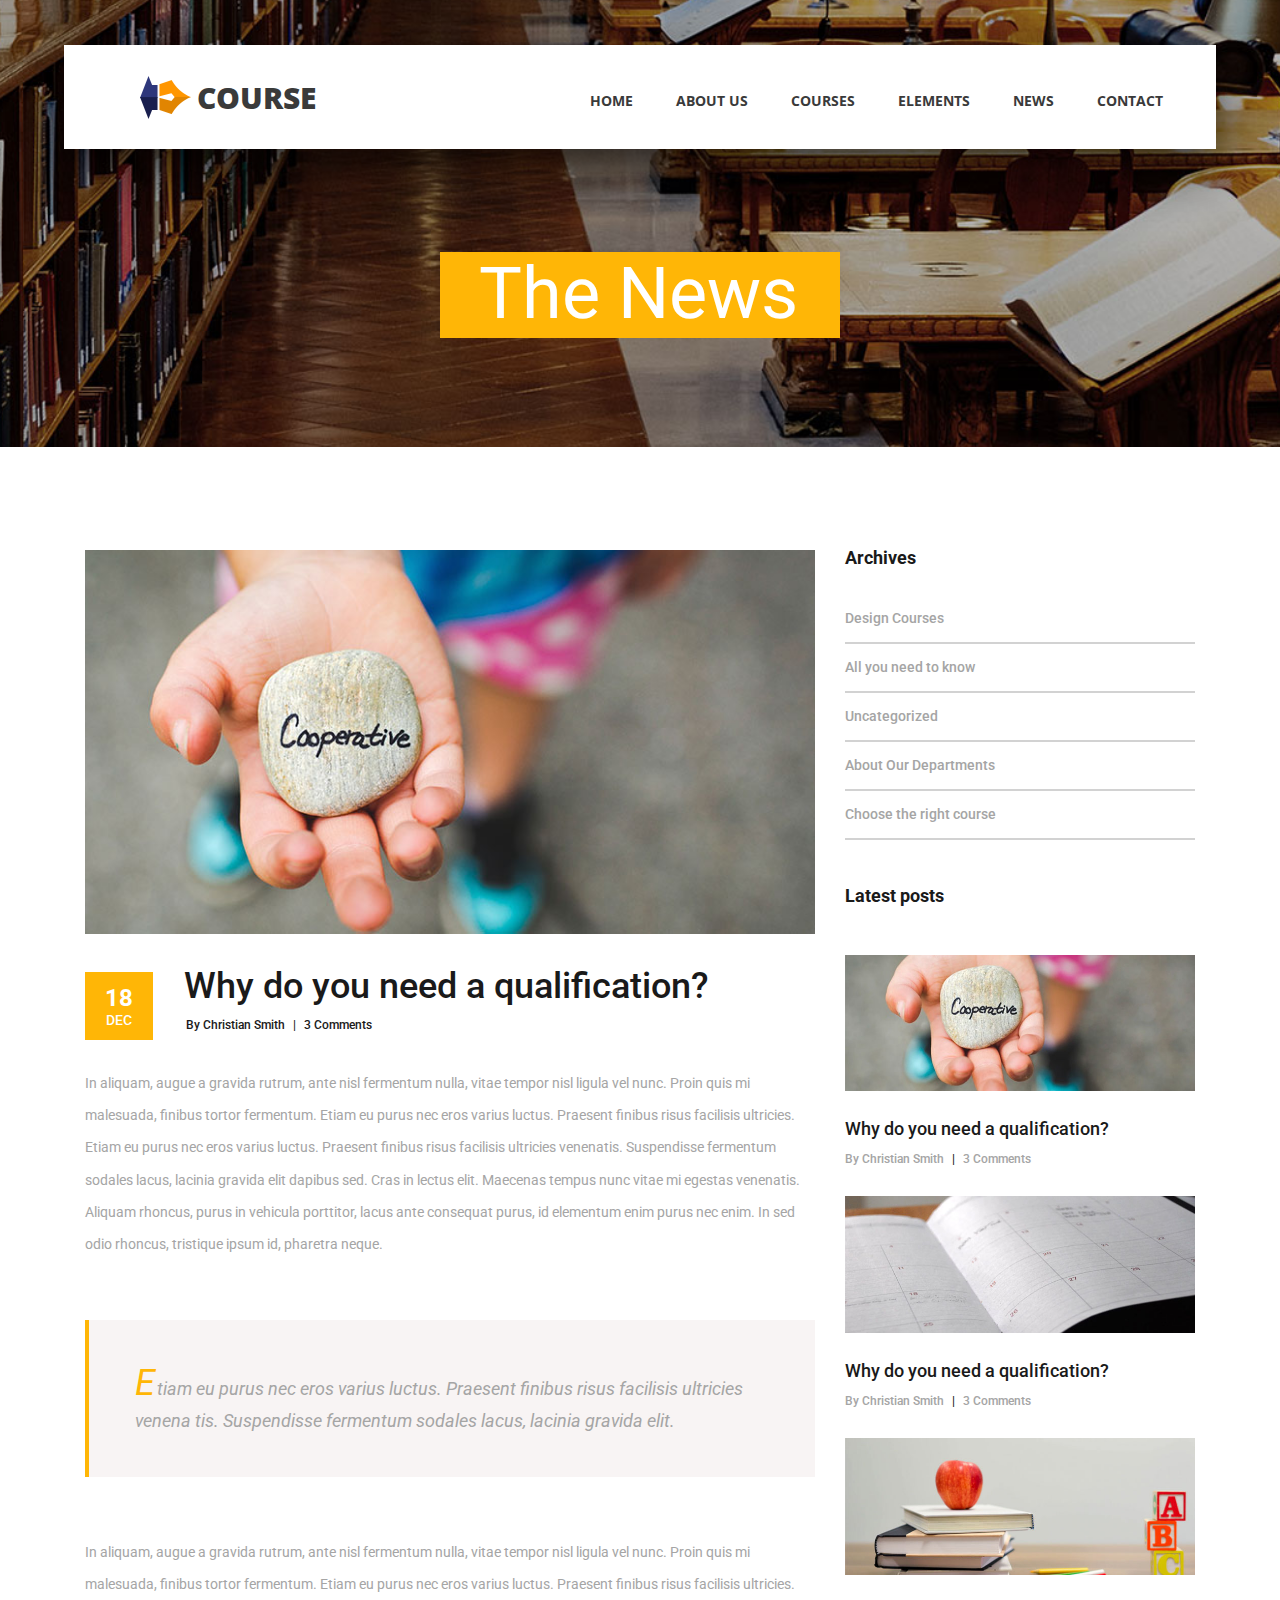
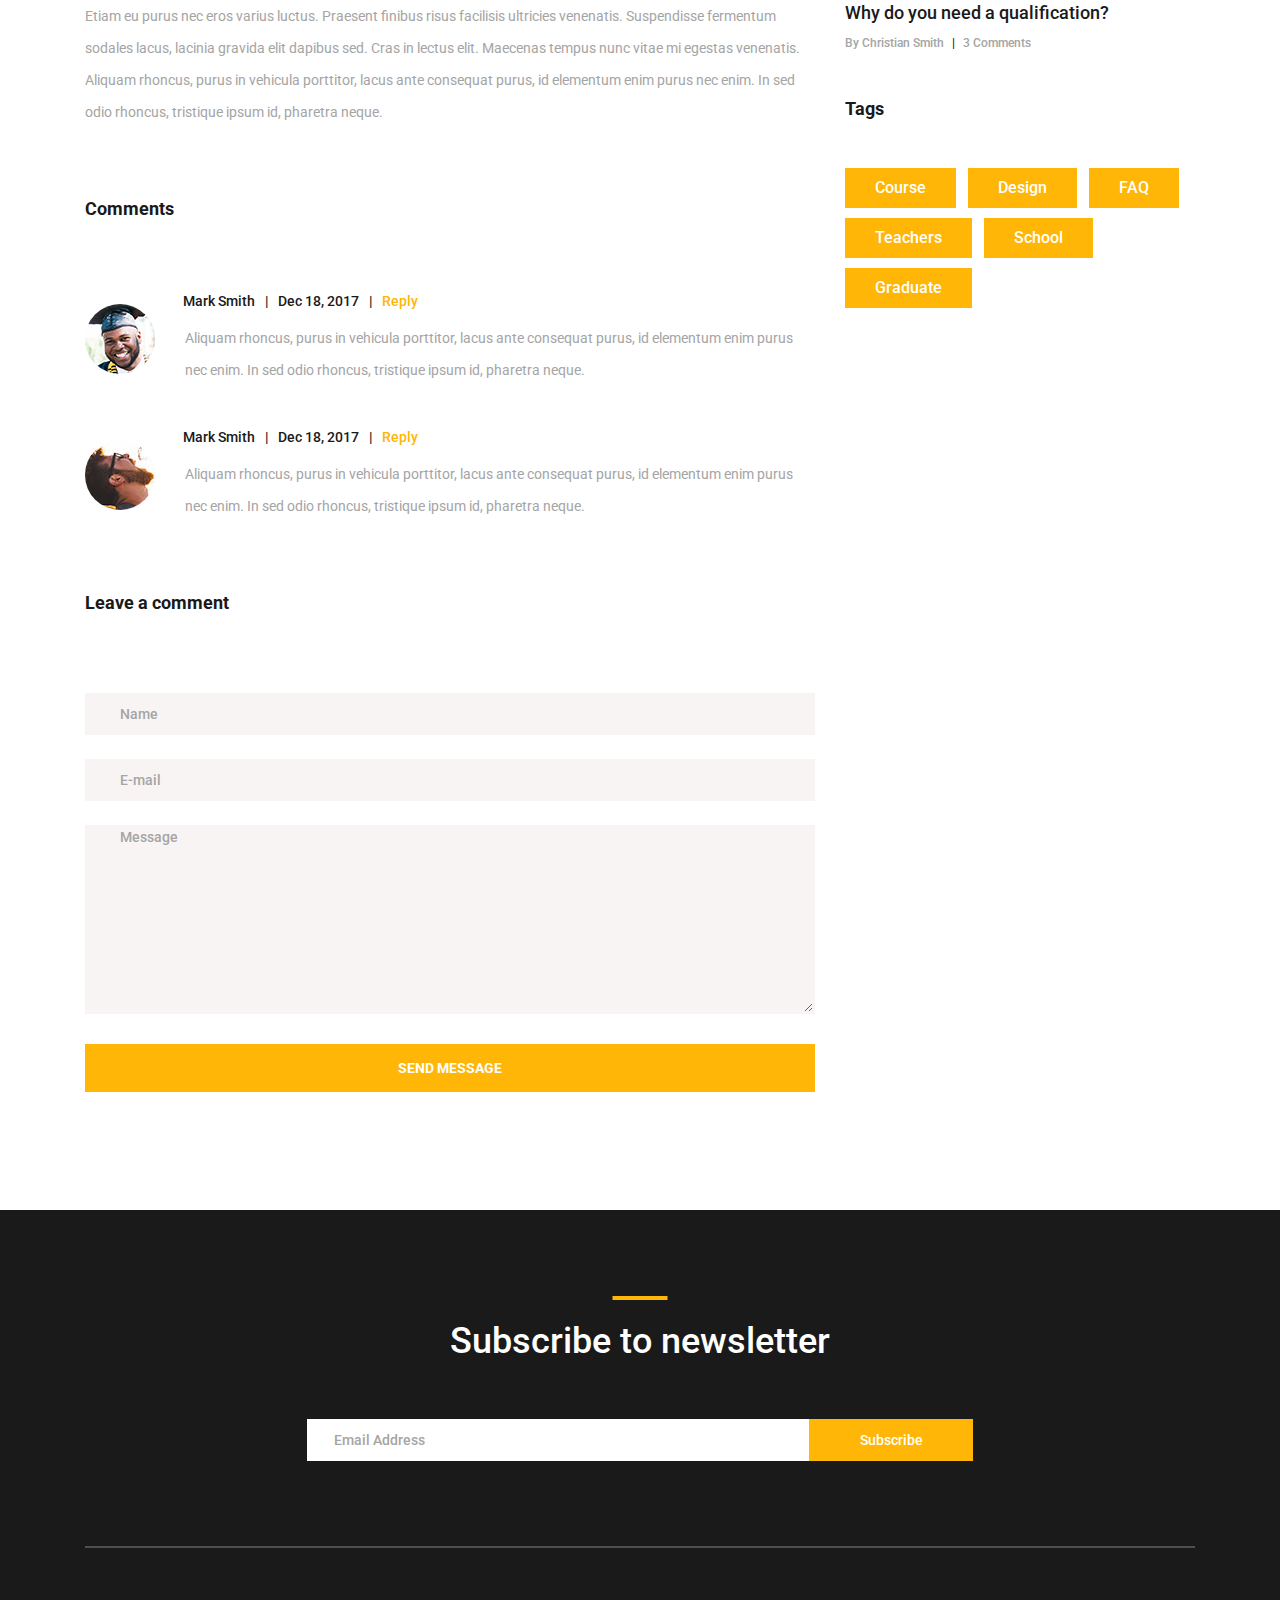
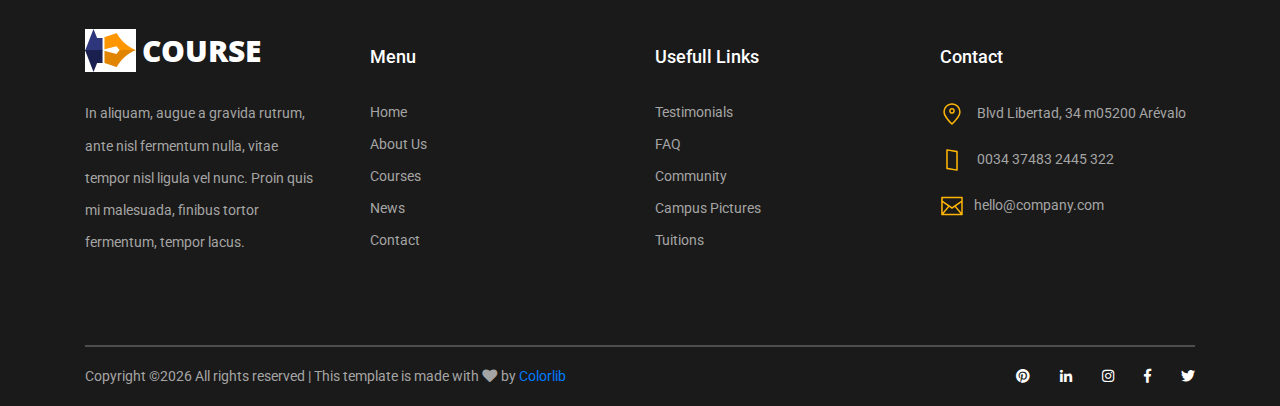
<file: news_post.html>
<!DOCTYPE html>
<html lang="en">
<head>
<title>Course - News Post</title>
<meta charset="utf-8">
<meta http-equiv="X-UA-Compatible" content="IE=edge">
<meta name="description" content="Course Project">
<meta name="viewport" content="width=device-width, initial-scale=1">
<link rel="stylesheet" type="text/css" href="styles/bootstrap4/bootstrap.min.css">
<link href="plugins/fontawesome-free-5.0.1/css/fontawesome-all.css" rel="stylesheet" type="text/css">
<link rel="stylesheet" type="text/css" href="styles/news_post_styles.css">
<link rel="stylesheet" type="text/css" href="styles/news_post_responsive.css">
</head>
<body>

<div class="super_container">

	<!-- Header -->

	<header class="header d-flex flex-row">
		<div class="header_content d-flex flex-row align-items-center">
			<!-- Logo -->
			<div class="logo_container">
				<div class="logo">
					<img src="images/logo.png" alt="">
					<span>course</span>
				</div>
			</div>

			<!-- Main Navigation -->
			<nav class="main_nav_container">
				<div class="main_nav">
					<ul class="main_nav_list">
						<li class="main_nav_item"><a href="index.html">home</a></li>
						<li class="main_nav_item"><a href="#">about us</a></li>
						<li class="main_nav_item"><a href="courses.html">courses</a></li>
						<li class="main_nav_item"><a href="elements.html">elements</a></li>
						<li class="main_nav_item"><a href="news.html">news</a></li>
						<li class="main_nav_item"><a href="contact.html">contact</a></li>
					</ul>
				</div>
			</nav>
		</div>
		<div class="header_side d-flex flex-row justify-content-center align-items-center">
			<img src="images/phone-call.svg" alt="">
			<span>+43 4566 7788 2457</span>
		</div>

		<!-- Hamburger -->
		<div class="hamburger_container">
			<i class="fas fa-bars trans_200"></i>
		</div>

	</header>
	
	<!-- Menu -->
	<div class="menu_container menu_mm">

		<!-- Menu Close Button -->
		<div class="menu_close_container">
			<div class="menu_close"></div>
		</div>

		<!-- Menu Items -->
		<div class="menu_inner menu_mm">
			<div class="menu menu_mm">
				<ul class="menu_list menu_mm">
					<li class="menu_item menu_mm"><a href="index.html">Home</a></li>
					<li class="menu_item menu_mm"><a href="#">About us</a></li>
					<li class="menu_item menu_mm"><a href="courses.html">Courses</a></li>
					<li class="menu_item menu_mm"><a href="elements.html">Elements</a></li>
					<li class="menu_item menu_mm"><a href="news.html">News</a></li>
					<li class="menu_item menu_mm"><a href="contact.html">Contact</a></li>
				</ul>

				<!-- Menu Social -->
				
				<div class="menu_social_container menu_mm">
					<ul class="menu_social menu_mm">
						<li class="menu_social_item menu_mm"><a href="#"><i class="fab fa-pinterest"></i></a></li>
						<li class="menu_social_item menu_mm"><a href="#"><i class="fab fa-linkedin-in"></i></a></li>
						<li class="menu_social_item menu_mm"><a href="#"><i class="fab fa-instagram"></i></a></li>
						<li class="menu_social_item menu_mm"><a href="#"><i class="fab fa-facebook-f"></i></a></li>
						<li class="menu_social_item menu_mm"><a href="#"><i class="fab fa-twitter"></i></a></li>
					</ul>
				</div>

				<div class="menu_copyright menu_mm">Colorlib All rights reserved</div>
			</div>

		</div>

	</div>
	
	<!-- Home -->

	<div class="home">
		<div class="home_background_container prlx_parent">
			<div class="home_background prlx" style="background-image:url(images/news_background.jpg)"></div>
		</div>
		<div class="home_content">
			<h1>The News</h1>
		</div>
	</div>

	<!-- News -->

	<div class="news">
		<div class="container">
			<div class="row">
				
				<!-- News Post Column -->

				<div class="col-lg-8">
					
					<div class="news_post_container">
						<!-- News Post -->
						<div class="news_post">
							<div class="news_post_image">
								<img src="images/news_1.jpg" alt="https://unsplash.com/@dsmacinnes">
							</div>
							<div class="news_post_top d-flex flex-column flex-sm-row">
								<div class="news_post_date_container">
									<div class="news_post_date d-flex flex-column align-items-center justify-content-center">
										<div>18</div>
										<div>dec</div>
									</div>
								</div>
								<div class="news_post_title_container">
									<div class="news_post_title">
										<a href="news_post.html">Why do you need a qualification?</a>
									</div>
									<div class="news_post_meta">
										<span class="news_post_author"><a href="#">By Christian Smith</a></span>
										<span>|</span>
										<span class="news_post_comments"><a href="#">3 Comments</a></span>
									</div>
								</div>
							</div>
							<div class="news_post_text">
								<p>In aliquam, augue a gravida rutrum, ante nisl fermentum nulla, vitae tempor nisl ligula vel nunc. Proin quis mi malesuada, finibus tortor fermentum. Etiam eu purus nec eros varius luctus. Praesent finibus risus facilisis ultricies. Etiam eu purus nec eros varius luctus. Praesent finibus risus facilisis ultricies venenatis. Suspendisse fermentum sodales lacus, lacinia gravida elit dapibus sed. Cras in lectus elit. Maecenas tempus nunc vitae mi egestas venenatis. Aliquam rhoncus, purus in vehicula porttitor, lacus ante consequat purus, id elementum enim purus nec enim. In sed odio rhoncus, tristique ipsum id, pharetra neque. </p>
							</div>

							<div class="news_post_quote">
								<p class="news_post_quote_text"><span>E</span>tiam eu purus nec eros varius luctus. Praesent finibus risus facilisis ultricies venena tis. Suspendisse fermentum sodales lacus, lacinia gravida elit.</p>
							</div>

							<p class="news_post_text" style="margin-top: 59px;">In aliquam, augue a gravida rutrum, ante nisl fermentum nulla, vitae tempor nisl ligula vel nunc. Proin quis mi malesuada, finibus tortor fermentum. Etiam eu purus nec eros varius luctus. Praesent finibus risus facilisis ultricies. Etiam eu purus nec eros varius luctus. Praesent finibus risus facilisis ultricies venenatis. Suspendisse fermentum sodales lacus, lacinia gravida elit dapibus sed. Cras in lectus elit. Maecenas tempus nunc vitae mi egestas venenatis. Aliquam rhoncus, purus in vehicula porttitor, lacus ante consequat purus, id elementum enim purus nec enim. In sed odio rhoncus, tristique ipsum id, pharetra neque. </p>
						</div>

					</div>
					
					<!-- Comments -->
					<div class="news_post_comments">
						<div class="comments_title">Comments</div>
						<ul class="comments_list">
							
							<!-- Comment -->
							<li class="comment">
								<div class="comment_container d-flex flex-row">
									<div>
										<div class="comment_image">
											<img src="images/comment_1.jpg" alt="">
										</div>
									</div>
									<div class="comment_content">
										<div class="comment_meta">
											<span class="comment_name"><a href="#">Mark Smith</a></span>
											<span class="comment_separator">|</span>
											<span class="comment_date">Dec 18, 2017</span>
											<span class="comment_separator">|</span>
											<span class="comment_reply_link"><a href="#">Reply</a></span>
										</div>
										<p class="comment_text">Aliquam rhoncus, purus in vehicula porttitor, lacus ante consequat purus, id elementum enim purus nec enim. In sed odio rhoncus, tristique ipsum id, pharetra neque. </p>
									</div>
								</div>
							</li>

							<!-- Comment -->
							<li class="comment">
								<div class="comment_container d-flex flex-row">
									<div>
										<div class="comment_image">
											<img src="images/comment_2.jpg" alt="">
										</div>
									</div>
									<div class="comment_content">
										<div class="comment_meta">
											<span class="comment_name"><a href="#">Mark Smith</a></span>
											<span class="comment_separator">|</span>
											<span class="comment_date">Dec 18, 2017</span>
											<span class="comment_separator">|</span>
											<span class="comment_reply_link"><a href="#">Reply</a></span>
										</div>
										<p class="comment_text">Aliquam rhoncus, purus in vehicula porttitor, lacus ante consequat purus, id elementum enim purus nec enim. In sed odio rhoncus, tristique ipsum id, pharetra neque. </p>
									</div>
								</div>
							</li>

						</ul>

					</div>

					<!-- Leave Comment -->

					<div class="leave_comment">
						<div class="leave_comment_title">Leave a comment</div>

						<div class="leave_comment_form_container">
							<form action="post">
								<input id="comment_form_name" class="input_field contact_form_name" type="text" placeholder="Name" required="required" data-error="Name is required.">
								<input id="comment_form_email" class="input_field contact_form_email" type="email" placeholder="E-mail" required="required" data-error="Valid email is required.">
								<textarea id="comment_form_message" class="text_field contact_form_message" name="message" placeholder="Message" required="required" data-error="Please, write us a message."></textarea>
								<button id="comment_send_btn" type="submit" class="comment_send_btn trans_200" value="Submit">send message</button>
							</form>
						</div>
					</div>

				</div>

				<!-- Sidebar Column -->

				<div class="col-lg-4">
					<div class="sidebar">

						<!-- Archives -->
						<div class="sidebar_section">
							<div class="sidebar_section_title">
								<h3>Archives</h3>
							</div>
							<ul class="sidebar_list">
								<li class="sidebar_list_item"><a href="#">Design Courses</a></li>
								<li class="sidebar_list_item"><a href="#">All you need to know</a></li>
								<li class="sidebar_list_item"><a href="#">Uncategorized</a></li>
								<li class="sidebar_list_item"><a href="#">About Our Departments</a></li>
								<li class="sidebar_list_item"><a href="#">Choose the right course</a></li>
							</ul>
						</div>

						<!-- Latest Posts -->

						<div class="sidebar_section">
							<div class="sidebar_section_title">
								<h3>Latest posts</h3>
							</div>

							<div class="latest_posts">
								
								<!-- Latest Post -->
								<div class="latest_post">
									<div class="latest_post_image">
										<img src="images/latest_1.jpg" alt="https://unsplash.com/@dsmacinnes">
									</div>
									<div class="latest_post_title"><a href="news_post.html">Why do you need a qualification?</a></div>
									<div class="latest_post_meta">
										<span class="latest_post_author"><a href="#">By Christian Smith</a></span>
										<span>|</span>
										<span class="latest_post_comments"><a href="#">3 Comments</a></span>
									</div>
								</div>

								<!-- Latest Post -->
								<div class="latest_post">
									<div class="latest_post_image">
										<img src="images/latest_2.jpg" alt="https://unsplash.com/@erothermel">
									</div>
									<div class="latest_post_title"><a href="news_post.html">Why do you need a qualification?</a></div>
									<div class="latest_post_meta">
										<span class="latest_post_author"><a href="#">By Christian Smith</a></span>
										<span>|</span>
										<span class="latest_post_comments"><a href="#">3 Comments</a></span>
									</div>
								</div>

								<!-- Latest Post -->
								<div class="latest_post">
									<div class="latest_post_image">
										<img src="images/latest_3.jpg" alt="https://unsplash.com/@element5digital">
									</div>
									<div class="latest_post_title"><a href="news_post.html">Why do you need a qualification?</a></div>
									<div class="latest_post_meta">
										<span class="latest_post_author"><a href="#">By Christian Smith</a></span>
										<span>|</span>
										<span class="latest_post_comments"><a href="#">3 Comments</a></span>
									</div>
								</div>

							</div>

						</div>

						<!-- Tags -->

						<div class="sidebar_section">
							<div class="sidebar_section_title">
								<h3>Tags</h3>
							</div>
							<div class="tags d-flex flex-row flex-wrap">
								<div class="tag"><a href="#">Course</a></div>
								<div class="tag"><a href="#">Design</a></div>
								<div class="tag"><a href="#">FAQ</a></div>
								<div class="tag"><a href="#">Teachers</a></div>
								<div class="tag"><a href="#">School</a></div>
								<div class="tag"><a href="#">Graduate</a></div>
							</div>
						</div>

					</div>
				</div>
			</div>
		</div>
	</div>

	<!-- Footer -->

	<footer class="footer">
		<div class="container">
			
			<!-- Newsletter -->

			<div class="newsletter">
				<div class="row">
					<div class="col">
						<div class="section_title text-center">
							<h1>Subscribe to newsletter</h1>
						</div>
					</div>
				</div>

				<div class="row">
					<div class="col text-center">
						<div class="newsletter_form_container mx-auto">
							<form action="post">
								<div class="newsletter_form d-flex flex-md-row flex-column flex-xs-column align-items-center justify-content-center">
									<input id="newsletter_email" class="newsletter_email" type="email" placeholder="Email Address" required="required" data-error="Valid email is required.">
									<button id="newsletter_submit" type="submit" class="newsletter_submit_btn trans_300" value="Submit">Subscribe</button>
								</div>
							</form>
						</div>
					</div>
				</div>

			</div>

			<!-- Footer Content -->

			<div class="footer_content">
				<div class="row">

					<!-- Footer Column - About -->
					<div class="col-lg-3 footer_col">

						<!-- Logo -->
						<div class="logo_container">
							<div class="logo">
								<img src="images/logo.png" alt="">
								<span>course</span>
							</div>
						</div>

						<p class="footer_about_text">In aliquam, augue a gravida rutrum, ante nisl fermentum nulla, vitae tempor nisl ligula vel nunc. Proin quis mi malesuada, finibus tortor fermentum, tempor lacus.</p>

					</div>

					<!-- Footer Column - Menu -->

					<div class="col-lg-3 footer_col">
						<div class="footer_column_title">Menu</div>
						<div class="footer_column_content">
							<ul>
								<li class="footer_list_item"><a href="index.html">Home</a></li>
								<li class="footer_list_item"><a href="#">About Us</a></li>
								<li class="footer_list_item"><a href="courses.html">Courses</a></li>
								<li class="footer_list_item"><a href="news.html">News</a></li>
								<li class="footer_list_item"><a href="contact.html">Contact</a></li>
							</ul>
						</div>
					</div>

					<!-- Footer Column - Usefull Links -->

					<div class="col-lg-3 footer_col">
						<div class="footer_column_title">Usefull Links</div>
						<div class="footer_column_content">
							<ul>
								<li class="footer_list_item"><a href="#">Testimonials</a></li>
								<li class="footer_list_item"><a href="#">FAQ</a></li>
								<li class="footer_list_item"><a href="#">Community</a></li>
								<li class="footer_list_item"><a href="#">Campus Pictures</a></li>
								<li class="footer_list_item"><a href="#">Tuitions</a></li>
							</ul>
						</div>
					</div>

					<!-- Footer Column - Contact -->

					<div class="col-lg-3 footer_col">
						<div class="footer_column_title">Contact</div>
						<div class="footer_column_content">
							<ul>
								<li class="footer_contact_item">
									<div class="footer_contact_icon">
										<img src="images/placeholder.svg" alt="https://www.flaticon.com/authors/lucy-g">
									</div>
									Blvd Libertad, 34 m05200 Arévalo
								</li>
								<li class="footer_contact_item">
									<div class="footer_contact_icon">
										<img src="images/smartphone.svg" alt="https://www.flaticon.com/authors/lucy-g">
									</div>
									0034 37483 2445 322
								</li>
								<li class="footer_contact_item">
									<div class="footer_contact_icon">
										<img src="images/envelope.svg" alt="https://www.flaticon.com/authors/lucy-g">
									</div>hello@company.com
								</li>
							</ul>
						</div>
					</div>

				</div>
			</div>

			<!-- Footer Copyright -->

			<div class="footer_bar d-flex flex-column flex-sm-row align-items-center">
				<div class="footer_copyright">
					<span><!-- Link back to Colorlib can't be removed. Template is licensed under CC BY 3.0. -->
Copyright &copy;<script>document.write(new Date().getFullYear());</script> All rights reserved | This template is made with <i class="fa fa-heart" aria-hidden="true"></i> by <a href="https://colorlib.com" target="_blank">Colorlib</a>
<!-- Link back to Colorlib can't be removed. Template is licensed under CC BY 3.0. --></span>
				</div>
				<div class="footer_social ml-sm-auto">
					<ul class="menu_social">
						<li class="menu_social_item"><a href="#"><i class="fab fa-pinterest"></i></a></li>
						<li class="menu_social_item"><a href="#"><i class="fab fa-linkedin-in"></i></a></li>
						<li class="menu_social_item"><a href="#"><i class="fab fa-instagram"></i></a></li>
						<li class="menu_social_item"><a href="#"><i class="fab fa-facebook-f"></i></a></li>
						<li class="menu_social_item"><a href="#"><i class="fab fa-twitter"></i></a></li>
					</ul>
				</div>
			</div>

		</div>
	</footer>

</div>

<script src="js/jquery-3.2.1.min.js"></script>
<script src="styles/bootstrap4/popper.js"></script>
<script src="styles/bootstrap4/bootstrap.min.js"></script>
<script src="plugins/greensock/TweenMax.min.js"></script>
<script src="plugins/greensock/TimelineMax.min.js"></script>
<script src="plugins/scrollmagic/ScrollMagic.min.js"></script>
<script src="plugins/greensock/animation.gsap.min.js"></script>
<script src="plugins/greensock/ScrollToPlugin.min.js"></script>
<script src="plugins/scrollTo/jquery.scrollTo.min.js"></script>
<script src="plugins/easing/easing.js"></script>
<script src="js/news_post_custom.js"></script>

</body>
</html>
</file>
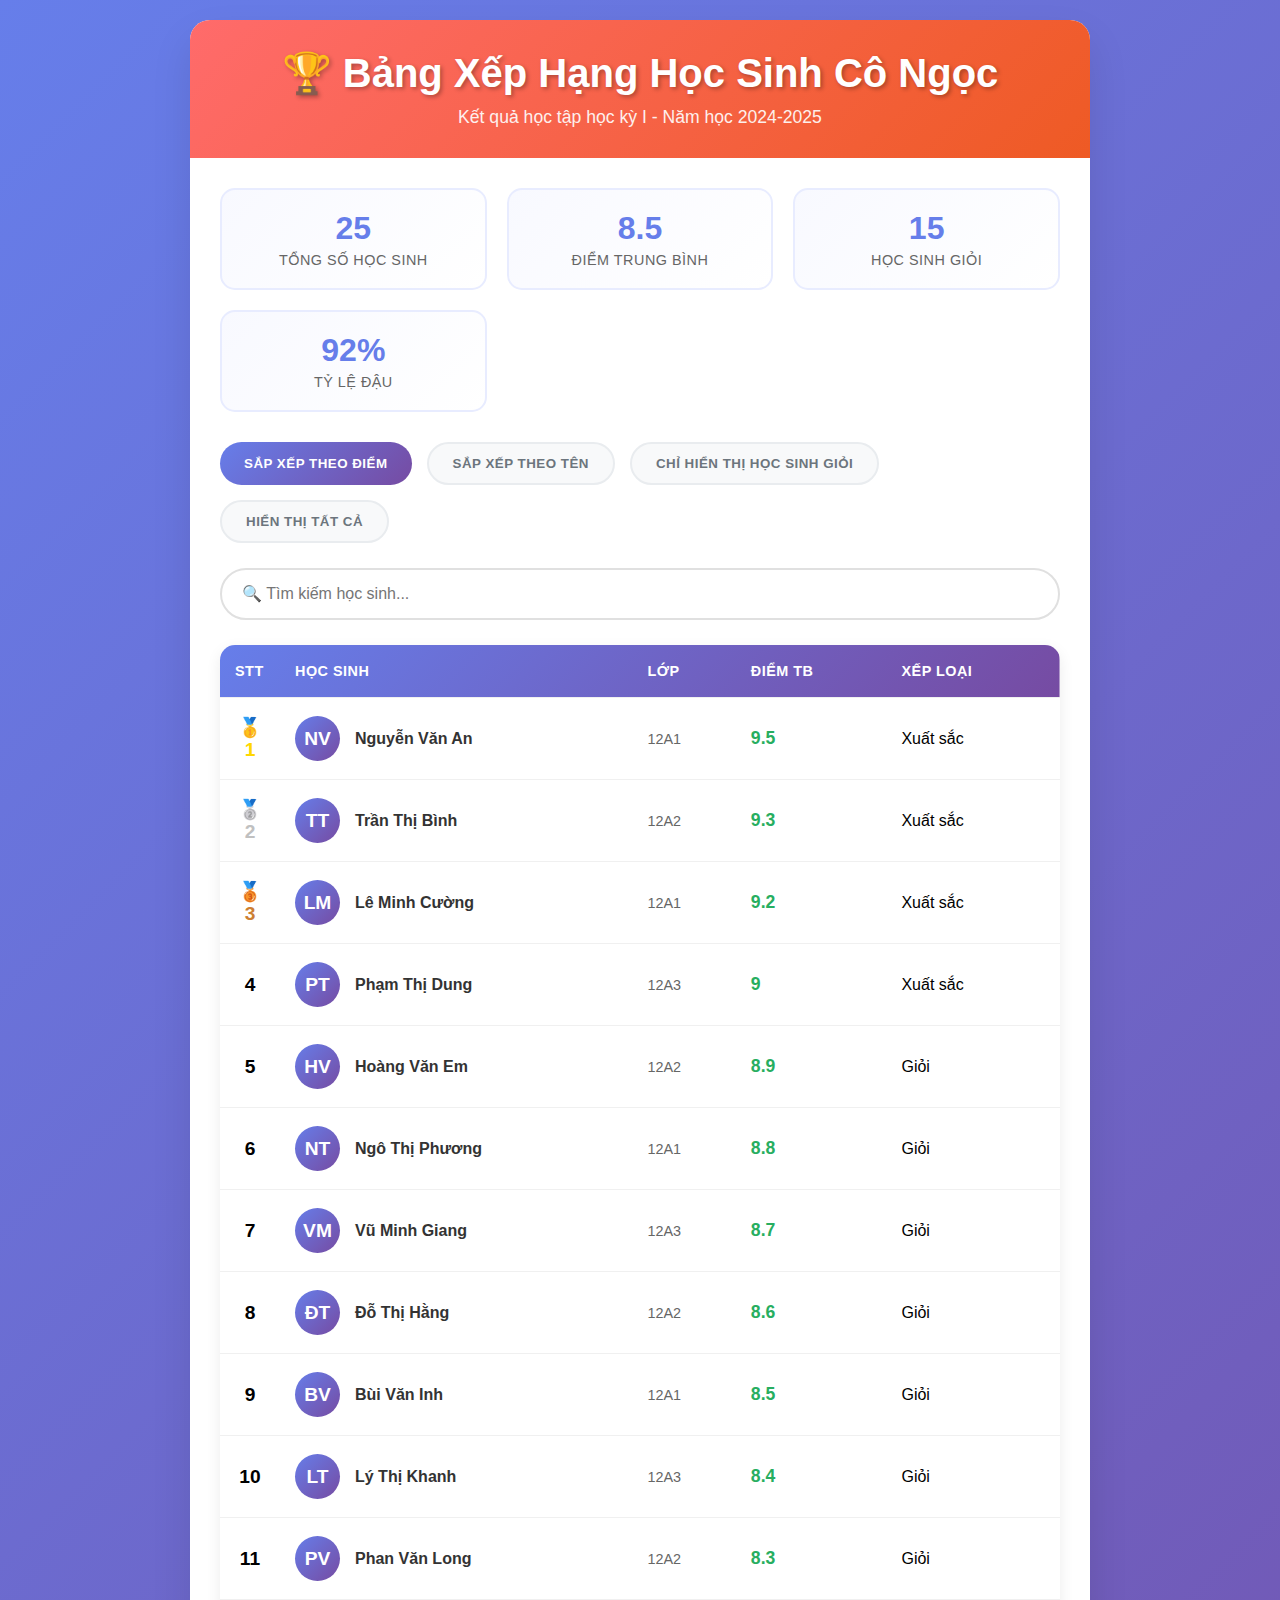
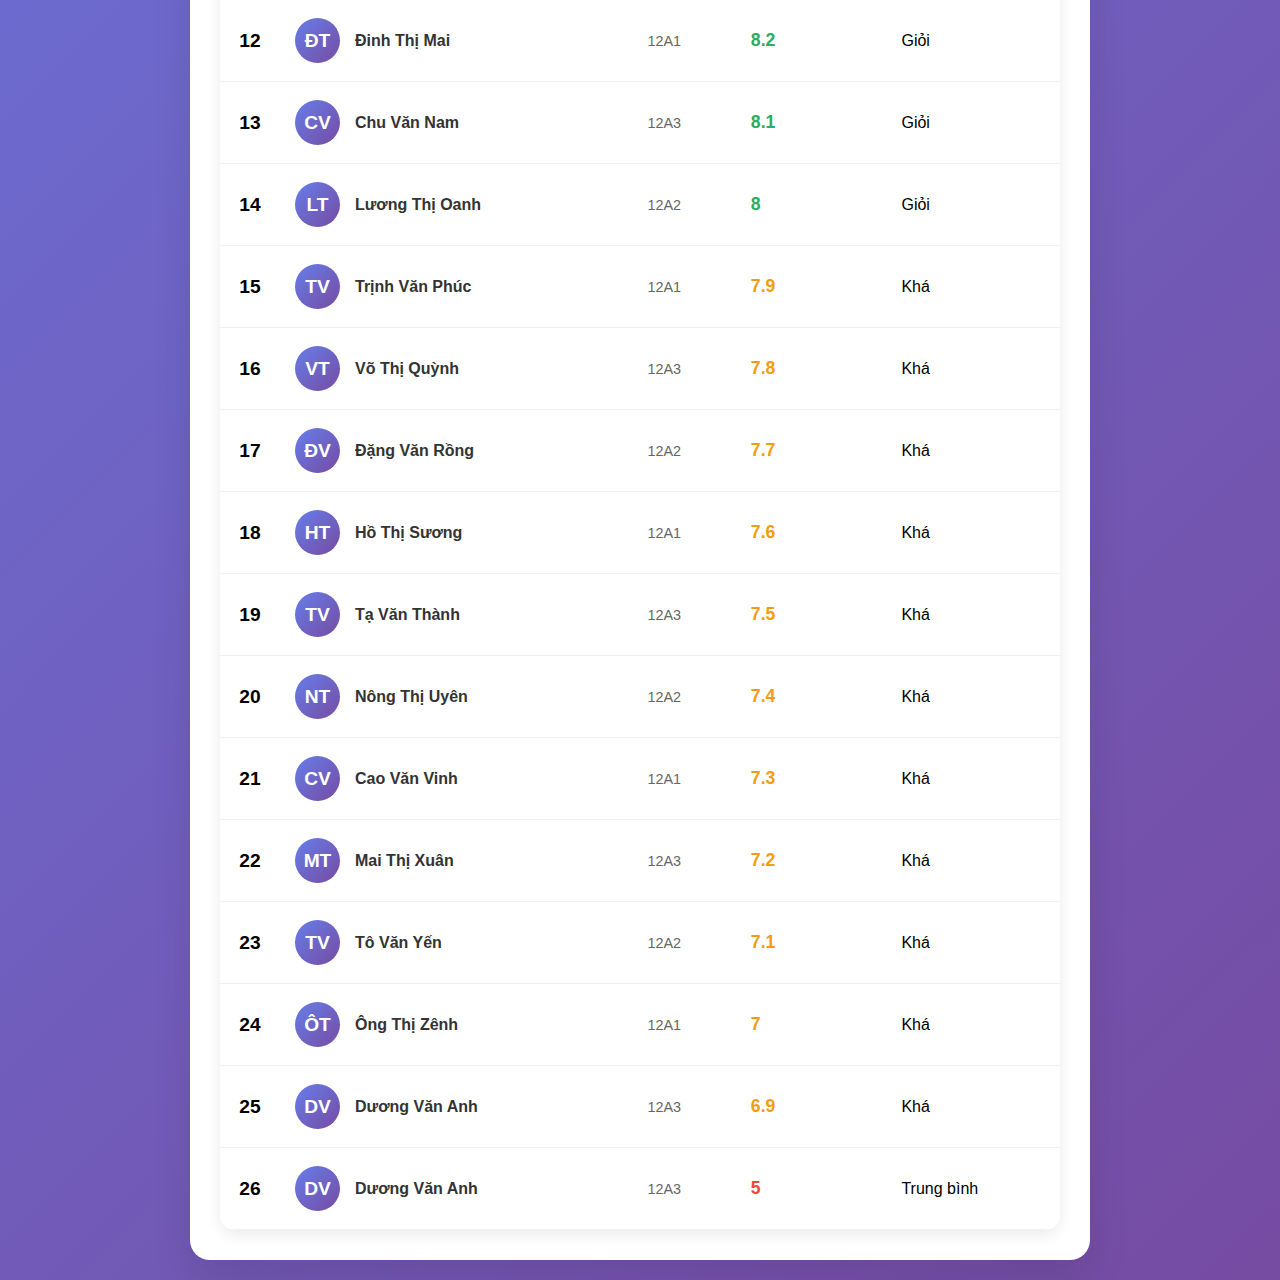
<file: ranking.html>
<!DOCTYPE html>
<html lang="vi">
<head>
    <meta charset="UTF-8">
    <meta name="viewport" content="width=device-width, initial-scale=1.0">
    <title>Bảng Xếp Hạng Học Sinh</title>
    <link rel="stylesheet" href="styles/style.css">
</head>
<body>
    <div class="container">
        <div class="header">
            <h1>🏆 Bảng Xếp Hạng Học Sinh Cô Ngọc</h1>
            <p>Kết quả học tập học kỳ I - Năm học 2024-2025</p>
        </div>

        <div class="ranking-table">
            <div class="stats">
                <div class="stat-card">
                    <div class="stat-number">25</div>
                    <div class="stat-label">Tổng số học sinh</div>
                </div>
                <div class="stat-card">
                    <div class="stat-number">8.5</div>
                    <div class="stat-label">Điểm trung bình</div>
                </div>
                <div class="stat-card">
                    <div class="stat-number">15</div>
                    <div class="stat-label">Học sinh giỏi</div>
                </div>
                <div class="stat-card">
                    <div class="stat-number">92%</div>
                    <div class="stat-label">Tỷ lệ đậu</div>
                </div>
            </div>

            <div class="controls">
                <button class="btn btn-primary" onclick="sortByScore()">Sắp xếp theo điểm</button>
                <button class="btn btn-secondary" onclick="sortByName()">Sắp xếp theo tên</button>
                <button class="btn btn-secondary" onclick="filterExcellent()">Chỉ hiển thị học sinh giỏi</button>
                <button class="btn btn-secondary" onclick="showAll()">Hiển thị tất cả</button>
            </div>

            <div class="search-box">
                <input type="text" class="search-input" placeholder="🔍 Tìm kiếm học sinh..." onkeyup="searchStudent()">
            </div>

            <div class="table-container">
                <table id="rankingTable">
                    <thead>
                        <tr>
                            <th>STT</th>
                            <th>Học sinh</th>
                            <th>Lớp</th>
                            <th>Điểm TB</th>
                            <th>Xếp loại</th>
                        </tr>
                    </thead>
                    <tbody id="tableBody">
                        <!-- Data will be populated by JavaScript -->
                    </tbody>
                </table>
            </div>
        </div>
    </div>

    <script>
        const students = [
            { name: "Nguyễn Văn An", class: "12A1", score: 9.5, rank: 1 },
            { name: "Trần Thị Bình", class: "12A2", score: 9.3, rank: 2 },
            { name: "Lê Minh Cường", class: "12A1", score: 9.2, rank: 3 },
            { name: "Phạm Thị Dung", class: "12A3", score: 9.0, rank: 4 },
            { name: "Hoàng Văn Em", class: "12A2", score: 8.9, rank: 5 },
            { name: "Ngô Thị Phương", class: "12A1", score: 8.8, rank: 6 },
            { name: "Vũ Minh Giang", class: "12A3", score: 8.7, rank: 7 },
            { name: "Đỗ Thị Hằng", class: "12A2", score: 8.6, rank: 8 },
            { name: "Bùi Văn Inh", class: "12A1", score: 8.5, rank: 9 },
            { name: "Lý Thị Khanh", class: "12A3", score: 8.4, rank: 10 },
            { name: "Phan Văn Long", class: "12A2", score: 8.3, rank: 11 },
            { name: "Đinh Thị Mai", class: "12A1", score: 8.2, rank: 12 },
            { name: "Chu Văn Nam", class: "12A3", score: 8.1, rank: 13 },
            { name: "Lương Thị Oanh", class: "12A2", score: 8.0, rank: 14 },
            { name: "Trịnh Văn Phúc", class: "12A1", score: 7.9, rank: 15 },
            { name: "Võ Thị Quỳnh", class: "12A3", score: 7.8, rank: 16 },
            { name: "Đặng Văn Rồng", class: "12A2", score: 7.7, rank: 17 },
            { name: "Hồ Thị Sương", class: "12A1", score: 7.6, rank: 18 },
            { name: "Tạ Văn Thành", class: "12A3", score: 7.5, rank: 19 },
            { name: "Nông Thị Uyên", class: "12A2", score: 7.4, rank: 20 },
            { name: "Cao Văn Vinh", class: "12A1", score: 7.3, rank: 21 },
            { name: "Mai Thị Xuân", class: "12A3", score: 7.2, rank: 22 },
            { name: "Tô Văn Yến", class: "12A2", score: 7.1, rank: 23 },
            { name: "Ông Thị Zênh", class: "12A1", score: 7.0, rank: 24 },
            { name: "Dương Văn Anh", class: "12A3", score: 6.9, rank: 25 },
            { name: "Dương Văn Anh", class: "12A3", score: 5, rank: 26 }
        ];

        let currentData = [...students];

        function getClassification(score) {
            if (score >= 9.0) return "Xuất sắc";
            if (score >= 8.0) return "Giỏi";
            if (score >= 6.5) return "Khá";
            if (score >= 5.0) return "Trung bình";
            return "Yếu";
        }

        function getScoreClass(score) {
            if (score >= 8.0) return "excellent";
            if (score >= 6.5) return "good";
            return "average";
        }

        function getMedal(rank) {
            if (rank === 1) return "🥇";
            if (rank === 2) return "🥈";
            if (rank === 3) return "🥉";
            return "";
        }

        function getRankClass(rank) {
            if (rank === 1) return "rank-1";
            if (rank === 2) return "rank-2";
            if (rank === 3) return "rank-3";
            return "";
        }

        function getInitials(name) {
            return name.split(' ').map(word => word[0]).join('').toUpperCase().substring(0, 2);
        }

        function renderTable(data = currentData) {
            const tableBody = document.getElementById('tableBody');
            tableBody.innerHTML = '';

            data.forEach((student, index) => {
                const row = document.createElement('tr');
                row.innerHTML = `
                    <td class="rank ${getRankClass(student.rank)}">
                        ${getMedal(student.rank)} ${student.rank}
                    </td>
                    <td>
                        <div class="student-info">
                            <div class="avatar">${getInitials(student.name)}</div>
                            <div>
                                <div class="student-name">${student.name}</div>
                            </div>
                        </div>
                    </td>
                    <td class="student-class">${student.class}</td>
                    <td class="score ${getScoreClass(student.score)}">${student.score}</td>
                    <td>${getClassification(student.score)}</td>
                `;
                tableBody.appendChild(row);
            });
        }

        function sortByScore() {
            currentData.sort((a, b) => b.score - a.score);
            updateRanks();
            renderTable();
        }

        function sortByName() {
            currentData.sort((a, b) => a.name.localeCompare(b.name, 'vi'));
            renderTable();
        }

        function filterExcellent() {
            currentData = students.filter(student => student.score >= 8.0);
            renderTable();
        }

        function showAll() {
            currentData = [...students];
            renderTable();
        }

        function searchStudent() {
            const searchTerm = event.target.value.toLowerCase();
            const filteredData = students.filter(student => 
                student.name.toLowerCase().includes(searchTerm) ||
                student.class.toLowerCase().includes(searchTerm)
            );
            renderTable(filteredData);
        }

        function updateRanks() {
            currentData.forEach((student, index) => {
                student.rank = index + 1;
            });
        }

        // Initialize table
        renderTable();
    </script>
</body>
</html>
</file>
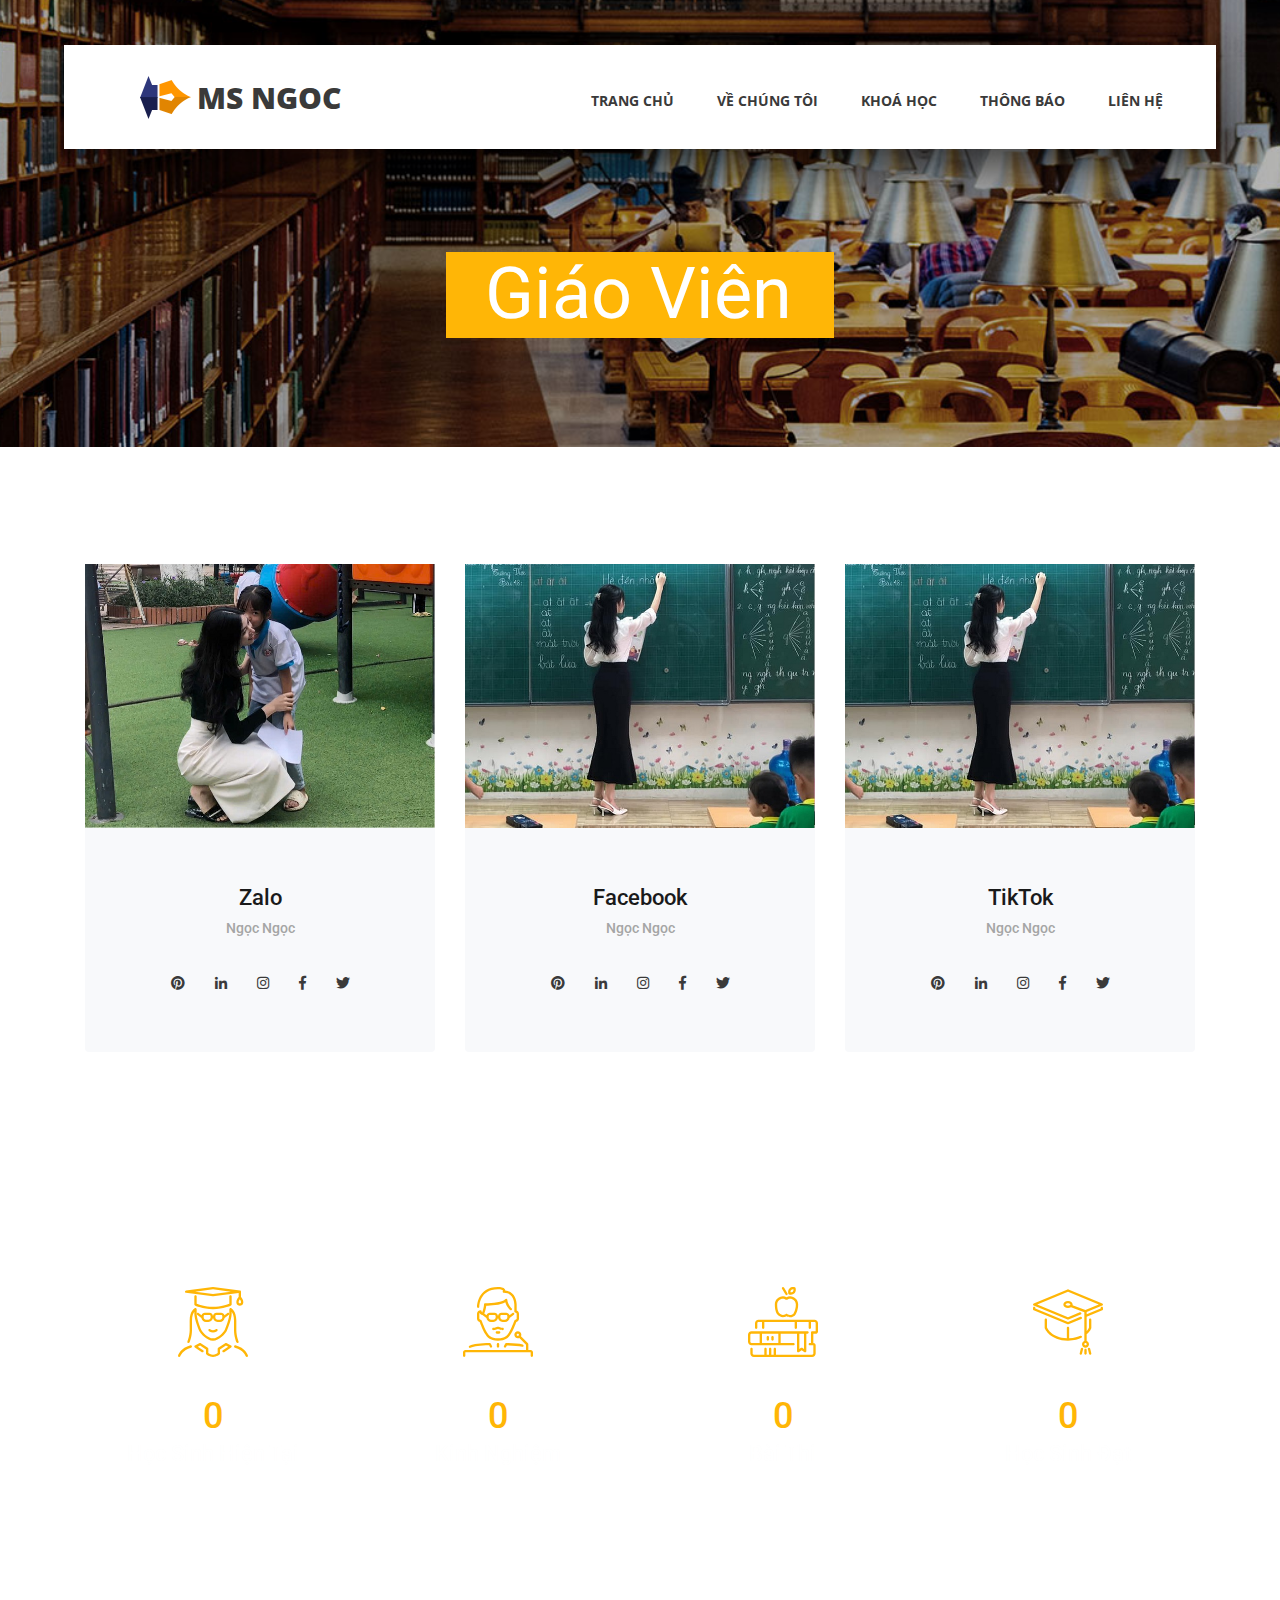
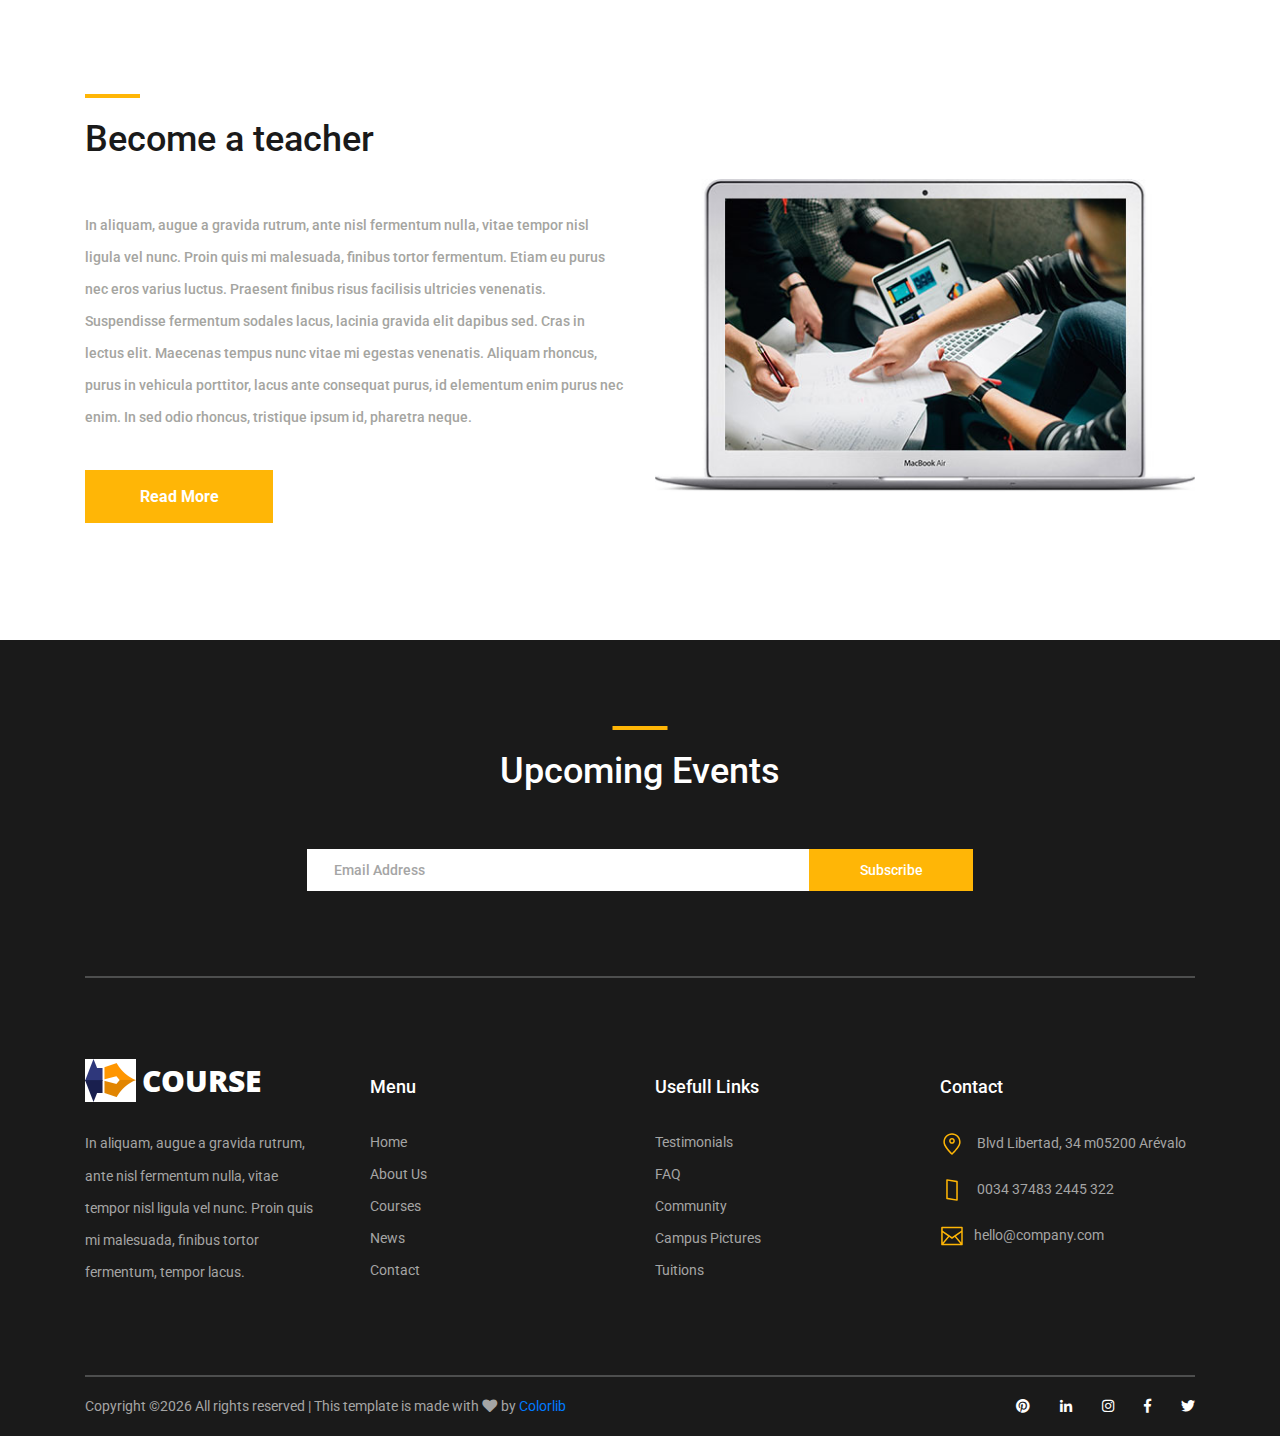
<file: teachers.html>
<!DOCTYPE html>
<html lang="en">
<head>
<title>Giáo Viên</title>
<meta charset="utf-8">
<meta http-equiv="X-UA-Compatible" content="IE=edge">
<meta name="description" content="Course Project">
<meta name="viewport" content="width=device-width, initial-scale=1">
<link rel="stylesheet" type="text/css" href="styles/bootstrap4/bootstrap.min.css">
<link href="plugins/fontawesome-free-5.0.1/css/fontawesome-all.css" rel="stylesheet" type="text/css">
<link rel="stylesheet" type="text/css" href="styles/teachers_styles.css">
<link rel="stylesheet" type="text/css" href="styles/teachers_responsive.css">
</head>
<body>

<div class="super_container">

	<!-- Header -->

	<header class="header d-flex flex-row">
		<div class="header_content d-flex flex-row align-items-center">
			<!-- Logo -->
			<div class="logo_container">
				<div class="logo">
					<img src="images/logo.png" alt="">
					<span>MS Ngoc</span>
				</div>
			</div>

			<!-- Main Navigation -->
			<nav class="main_nav_container">
				<div class="main_nav">
					<ul class="main_nav_list">
						<li class="main_nav_item"><a href="index.html">Trang chủ</a></li>
						<li class="main_nav_item"><a href="about.html">Về chúng tôi</a></li>
						<li class="main_nav_item"><a href="courses.html">Khoá học</a></li>
						<!-- <li class="main_nav_item"><a href="elements.html">elements</a></li> -->
						<li class="main_nav_item"><a href="news.html">Thông báo</a></li>
						<li class="main_nav_item"><a href="teachers.html">Liên hệ</a></li>
					</ul>
				</div>
			</nav>
		</div>
		<div class="header_side d-flex flex-row justify-content-center align-items-center">
			<img src="images/phone-call.svg" alt="">
			<span>097 442 9186</span>
		</div>

		<!-- Hamburger -->
		<div class="hamburger_container">
			<i class="fas fa-bars trans_200"></i>
		</div>

	</header>
	
	<!-- Menu -->
	<div class="menu_container menu_mm">

		<!-- Menu Close Button -->
		<div class="menu_close_container">
			<div class="menu_close"></div>
		</div>

		<!-- Menu Items -->
		<div class="menu_inner menu_mm">
			<div class="menu menu_mm">
				<ul class="menu_list menu_mm">
					<li class="menu_item menu_mm"><a href="index.html">Trang chủ</a></li>
					<li class="menu_item menu_mm"><a href="about.html">Về chúng tôi</a></li>
					<li class="menu_item menu_mm"><a href="courses.html">Khoá học</a></li>
					<!-- <li class="menu_item menu_mm"><a href="elements.html">Elements</a></li> -->
					<li class="menu_item menu_mm"><a href="news.html">Thông báo</a></li>
					<li class="menu_item menu_mm"><a href="teachers.html">Liên hệ</a></li>
				</ul>

				<!-- Menu Social -->
				
				<div class="menu_social_container menu_mm">
					<ul class="menu_social menu_mm">
						<li class="menu_social_item menu_mm"><a href="#"><i class="fab fa-pinterest"></i></a></li>
						<li class="menu_social_item menu_mm"><a href="#"><i class="fab fa-linkedin-in"></i></a></li>
						<li class="menu_social_item menu_mm"><a href="#"><i class="fab fa-instagram"></i></a></li>
						<li class="menu_social_item menu_mm"><a href="#"><i class="fab fa-facebook-f"></i></a></li>
						<li class="menu_social_item menu_mm"><a href="#"><i class="fab fa-twitter"></i></a></li>
					</ul>
				</div>

				<div class="menu_copyright menu_mm">Colorlib All rights reserved</div>
			</div>

		</div>

	</div>
	
	<!-- Home -->

	<div class="home">
		<div class="home_background_container prlx_parent">
			<div class="home_background prlx" style="background-image:url(images/teachers_background.jpg)"></div>
		</div>
		<div class="home_content">
			<h1>Giáo Viên</h1>
		</div>
	</div>

	<!-- Teachers -->

	<div class="teachers page_section">
		<div class="container">
			<div class="row">
				
				<!-- Teacher -->
				<div class="col-lg-4 teacher">
					<div class="card">
						<div class="card_img">
							<div class="card_plus trans_200 text-center"><a href="https://zalo.me/0974429186">💬</a></div>
							<img class="card-img-top trans_200" src="images/teacher_1.jpg" alt="https://unsplash.com/@michaeldam">
						</div>
						<div class="card-body text-center">
							<div class="card-title"><a href="#">Zalo</a></div>
							<div class="card-text">Ngọc Ngọc</div>
							<div class="teacher_social">
								<ul class="menu_social">
									<li class="menu_social_item"><a href="#"><i class="fab fa-pinterest"></i></a></li>
									<li class="menu_social_item"><a href="#"><i class="fab fa-linkedin-in"></i></a></li>
									<li class="menu_social_item"><a href="#"><i class="fab fa-instagram"></i></a></li>
									<li class="menu_social_item"><a href="#"><i class="fab fa-facebook-f"></i></a></li>
									<li class="menu_social_item"><a href="#"><i class="fab fa-twitter"></i></a></li>
								</ul>
							</div>
						</div>
					</div>
				</div>

				<!-- Teacher -->
				<div class="col-lg-4 teacher">
					<div class="card">
						<div class="card_img">
							<div class="card_plus trans_200 text-center"><a href="https://www.facebook.com/ngoc.ngoc.884921">💬</a></div>
							<img class="card-img-top trans_200" src="images/teacher_2.jpg" alt="https://unsplash.com/@jcpeacock">
						</div>
						<div class="card-body text-center">
							<div class="card-title"><a href="#">Facebook</a></div>
							<div class="card-text">Ngọc Ngọc</div>
							<div class="teacher_social">
								<ul class="menu_social">
									<li class="menu_social_item"><a href="#"><i class="fab fa-pinterest"></i></a></li>
									<li class="menu_social_item"><a href="#"><i class="fab fa-linkedin-in"></i></a></li>
									<li class="menu_social_item"><a href="#"><i class="fab fa-instagram"></i></a></li>
									<li class="menu_social_item"><a href="#"><i class="fab fa-facebook-f"></i></a></li>
									<li class="menu_social_item"><a href="#"><i class="fab fa-twitter"></i></a></li>
								</ul>
							</div>
						</div>
					</div>
				</div>

				<div class="col-lg-4 teacher">
					<div class="card">
						<div class="card_img">
							<div class="card_plus trans_200 text-center"><a href="https://www.tiktok.com/@ngocngoc227">💬</a></div>
							<img class="card-img-top trans_200" src="images/teacher_2.jpg" alt="https://unsplash.com/photos/n8jeOSxCRfQ">
						</div>
						<div class="card-body text-center">
							<div class="card-title"><a href="">TikTok</a></div>
							<div class="card-text">Ngọc Ngọc</div>
							<div class="teacher_social">
								<ul class="menu_social">
									<li class="menu_social_item"><a href="#"><i class="fab fa-pinterest"></i></a></li>
									<li class="menu_social_item"><a href="#"><i class="fab fa-linkedin-in"></i></a></li>
									<li class="menu_social_item"><a href="#"><i class="fab fa-instagram"></i></a></li>
									<li class="menu_social_item"><a href="#"><i class="fab fa-facebook-f"></i></a></li>
									<li class="menu_social_item"><a href="#"><i class="fab fa-twitter"></i></a></li>
								</ul>
							</div>
						</div>
					</div>
				</div>

				<!-- Teacher -->
				<!-- <div class="col-lg-4 teacher">
					<div class="card">
						<div class="card_img">
							<div class="card_plus trans_200 text-center"><a href="#">💬</a></div>
							<img class="card-img-top trans_200" src="images/teacher_4.jpg" alt="https://unsplash.com/@seteales">
						</div>
						<div class="card-body text-center">
							<div class="card-title"><a href="#">Julie Denver</a></div>
							<div class="card-text">Graphic Designer</div>
							<div class="teacher_social">
								<ul class="menu_social">
									<li class="menu_social_item"><a href="#"><i class="fab fa-pinterest"></i></a></li>
									<li class="menu_social_item"><a href="#"><i class="fab fa-linkedin-in"></i></a></li>
									<li class="menu_social_item"><a href="#"><i class="fab fa-instagram"></i></a></li>
									<li class="menu_social_item"><a href="#"><i class="fab fa-facebook-f"></i></a></li>
									<li class="menu_social_item"><a href="#"><i class="fab fa-twitter"></i></a></li>
								</ul>
							</div>
						</div>
					</div>
				</div> -->

				<!-- Teacher -->
				<!-- <div class="col-lg-4 teacher">
					<div class="card">
						<div class="card_img">
							<div class="card_plus trans_200 text-center"><a href="#">💬</a></div>
							<img class="card-img-top trans_200" src="images/teacher_5.jpg" alt="https://unsplash.com/@jaredsluyter">
						</div>
						<div class="card-body text-center">
							<div class="card-title"><a href="#">Julie Denver</a></div>
							<div class="card-text">Graphic Designer</div>
							<div class="teacher_social">
								<ul class="menu_social">
									<li class="menu_social_item"><a href="#"><i class="fab fa-pinterest"></i></a></li>
									<li class="menu_social_item"><a href="#"><i class="fab fa-linkedin-in"></i></a></li>
									<li class="menu_social_item"><a href="#"><i class="fab fa-instagram"></i></a></li>
									<li class="menu_social_item"><a href="#"><i class="fab fa-facebook-f"></i></a></li>
									<li class="menu_social_item"><a href="#"><i class="fab fa-twitter"></i></a></li>
								</ul>
							</div>
						</div>
					</div>
				</div> -->

				<!-- Teacher -->
				<!-- <div class="col-lg-4 teacher">
					<div class="card">
						<div class="card_img">
							<div class="card_plus trans_200 text-center"><a href="#">💬</a></div>
							<img class="card-img-top trans_200" src="images/teacher_6.jpg" alt="https://unsplash.com/@mehdizadeh">
						</div>
						<div class="card-body text-center">
							<div class="card-title"><a href="#">Julie Denver</a></div>
							<div class="card-text">Graphic Designer</div>
							<div class="teacher_social">
								<ul class="menu_social">
									<li class="menu_social_item"><a href="#"><i class="fab fa-pinterest"></i></a></li>
									<li class="menu_social_item"><a href="#"><i class="fab fa-linkedin-in"></i></a></li>
									<li class="menu_social_item"><a href="#"><i class="fab fa-instagram"></i></a></li>
									<li class="menu_social_item"><a href="#"><i class="fab fa-facebook-f"></i></a></li>
									<li class="menu_social_item"><a href="#"><i class="fab fa-twitter"></i></a></li>
								</ul>
							</div>
						</div>
					</div>
				</div> -->

			</div>
		</div>
	</div>

	<!-- Milestones -->

	<div class="milestones">
		<div class="milestones_background" style="background-image:url(images/milestones_background.jpg)"></div>

		<div class="container">
			<div class="row">
				
				<!-- Milestone -->
				<div class="col-lg-3 milestone_col">
					<div class="milestone text-center">
						<div class="milestone_icon"><img src="images/milestone_1.svg" alt="https://www.flaticon.com/authors/zlatko-najdenovski"></div>
						<div class="milestone_counter" data-end-value="40" data-sign-after="+">0</div>
						<div class="milestone_text">Học Sinh Hiện Tại</div>
					</div>
				</div>

				<!-- Milestone -->
				<div class="col-lg-3 milestone_col">
					<div class="milestone text-center">
						<div class="milestone_icon"><img src="images/milestone_2.svg" alt="https://www.flaticon.com/authors/zlatko-najdenovski"></div>
						<div class="milestone_counter" data-end-value="5" data-sign-after=" Năm">0</div>
						<div class="milestone_text">Kinh Nghiệm</div>
					</div>
				</div>

				<!-- Milestone -->
				<div class="col-lg-3 milestone_col">
					<div class="milestone text-center">
						<div class="milestone_icon"><img src="images/milestone_3.svg" alt="https://www.flaticon.com/authors/zlatko-najdenovski"></div>
						<div class="milestone_counter" data-end-value="39">0</div>
						<div class="milestone_text">Bài Thi</div>
					</div>
				</div>

				<!-- Milestone -->
				<div class="col-lg-3 milestone_col">
					<div class="milestone text-center">
						<div class="milestone_icon"><img src="images/milestone_4.svg" alt="https://www.flaticon.com/authors/zlatko-najdenovski"></div>
						<div class="milestone_counter" data-end-value="200" data-sign-after="+">0</div>
						<div class="milestone_text">Học Sinh Đạt</div>
					</div>
				</div>

			</div>
		</div>
	</div>

	<!-- Become -->

	<div class="become">
		<div class="container">
			<div class="row row-eq-height">

				<div class="col-lg-6 order-2 order-lg-1">
					<div class="become_title">
						<h1>Become a teacher</h1>
					</div>
					<p class="become_text">In aliquam, augue a gravida rutrum, ante nisl fermentum nulla, vitae tempor nisl ligula vel nunc. Proin quis mi malesuada, finibus tortor fermentum. Etiam eu purus nec eros varius luctus. Praesent finibus risus facilisis ultricies venenatis. Suspendisse fermentum sodales lacus, lacinia gravida elit dapibus sed. Cras in lectus elit. Maecenas tempus nunc vitae mi egestas venenatis. Aliquam rhoncus, purus in vehicula porttitor, lacus ante consequat purus, id elementum enim purus nec enim. In sed odio rhoncus, tristique ipsum id, pharetra neque.</p>
					<div class="become_button text-center trans_200">
						<a href="#">Read More</a>
					</div>
				</div>

				<div class="col-lg-6 order-1 order-lg-2">
					<div class="become_image">
						<img src="images/become.jpg" alt="">
					</div>
				</div>
				
			</div>
		</div>
	</div>

	<!-- Footer -->

	<footer class="footer">
		<div class="container">
			
			<!-- Newsletter -->

			<div class="newsletter">
				<div class="row">
					<div class="col">
						<div class="section_title text-center">
							<h1>Upcoming Events</h1>
						</div>
					</div>
				</div>

				<div class="row">
					<div class="col text-center">
						<div class="newsletter_form_container mx-auto">
							<form action="post">
								<div class="newsletter_form d-flex flex-md-row flex-column flex-xs-column align-items-center justify-content-center">
									<input id="newsletter_email" class="newsletter_email" type="email" placeholder="Email Address" required="required" data-error="Valid email is required.">
									<button id="newsletter_submit" type="submit" class="newsletter_submit_btn trans_300" value="Submit">Subscribe</button>
								</div>
							</form>
						</div>
					</div>
				</div>

			</div>

			<!-- Footer Content -->

			<div class="footer_content">
				<div class="row">

					<!-- Footer Column - About -->
					<div class="col-lg-3 footer_col">

						<!-- Logo -->
						<div class="logo_container">
							<div class="logo">
								<img src="images/logo.png" alt="">
								<span>course</span>
							</div>
						</div>

						<p class="footer_about_text">In aliquam, augue a gravida rutrum, ante nisl fermentum nulla, vitae tempor nisl ligula vel nunc. Proin quis mi malesuada, finibus tortor fermentum, tempor lacus.</p>

					</div>

					<!-- Footer Column - Menu -->

					<div class="col-lg-3 footer_col">
						<div class="footer_column_title">Menu</div>
						<div class="footer_column_content">
							<ul>
								<li class="footer_list_item"><a href="index.html">Home</a></li>
								<li class="footer_list_item"><a href="about.html">About Us</a></li>
								<li class="footer_list_item"><a href="courses.html">Courses</a></li>
								<li class="footer_list_item"><a href="news.html">News</a></li>
								<li class="footer_list_item"><a href="teachers.html">Contact</a></li>
							</ul>
						</div>
					</div>

					<!-- Footer Column - Usefull Links -->

					<div class="col-lg-3 footer_col">
						<div class="footer_column_title">Usefull Links</div>
						<div class="footer_column_content">
							<ul>
								<li class="footer_list_item"><a href="#">Testimonials</a></li>
								<li class="footer_list_item"><a href="#">FAQ</a></li>
								<li class="footer_list_item"><a href="#">Community</a></li>
								<li class="footer_list_item"><a href="#">Campus Pictures</a></li>
								<li class="footer_list_item"><a href="#">Tuitions</a></li>
							</ul>
						</div>
					</div>

					<!-- Footer Column - Contact -->

					<div class="col-lg-3 footer_col">
						<div class="footer_column_title">Contact</div>
						<div class="footer_column_content">
							<ul>
								<li class="footer_contact_item">
									<div class="footer_contact_icon">
										<img src="images/placeholder.svg" alt="https://www.flaticon.com/authors/lucy-g">
									</div>
									Blvd Libertad, 34 m05200 Arévalo
								</li>
								<li class="footer_contact_item">
									<div class="footer_contact_icon">
										<img src="images/smartphone.svg" alt="https://www.flaticon.com/authors/lucy-g">
									</div>
									0034 37483 2445 322
								</li>
								<li class="footer_contact_item">
									<div class="footer_contact_icon">
										<img src="images/envelope.svg" alt="https://www.flaticon.com/authors/lucy-g">
									</div>hello@company.com
								</li>
							</ul>
						</div>
					</div>

				</div>
			</div>

			<!-- Footer Copyright -->

			<div class="footer_bar d-flex flex-column flex-sm-row align-items-center">
				<div class="footer_copyright">
					<span><!-- Link back to Colorlib can't be removed. Template is licensed under CC BY 3.0. -->
Copyright &copy;<script>document.write(new Date().getFullYear());</script> All rights reserved | This template is made with <i class="fa fa-heart" aria-hidden="true"></i> by <a href="https://colorlib.com" target="_blank">Colorlib</a>
<!-- Link back to Colorlib can't be removed. Template is licensed under CC BY 3.0. --></span>
				</div>
				<div class="footer_social ml-sm-auto">
					<ul class="menu_social">
						<li class="menu_social_item"><a href="#"><i class="fab fa-pinterest"></i></a></li>
						<li class="menu_social_item"><a href="#"><i class="fab fa-linkedin-in"></i></a></li>
						<li class="menu_social_item"><a href="#"><i class="fab fa-instagram"></i></a></li>
						<li class="menu_social_item"><a href="#"><i class="fab fa-facebook-f"></i></a></li>
						<li class="menu_social_item"><a href="#"><i class="fab fa-twitter"></i></a></li>
					</ul>
				</div>
			</div>

		</div>
	</footer>

</div>

<script src="js/jquery-3.2.1.min.js"></script>
<script src="styles/bootstrap4/popper.js"></script>
<script src="styles/bootstrap4/bootstrap.min.js"></script>
<script src="plugins/greensock/TweenMax.min.js"></script>
<script src="plugins/greensock/TimelineMax.min.js"></script>
<script src="plugins/scrollmagic/ScrollMagic.min.js"></script>
<script src="plugins/greensock/animation.gsap.min.js"></script>
<script src="plugins/greensock/ScrollToPlugin.min.js"></script>
<script src="plugins/scrollTo/jquery.scrollTo.min.js"></script>
<script src="plugins/easing/easing.js"></script>
<script src="js/teachers_custom.js"></script>

</body>
</html>
</file>
<file: styles/main_styles.css>
@charset "utf-8";
/* CSS Document */

/******************************

COLOR PALETTE




[Table of Contents]

1. Fonts
2. Body and some general stuff
3. Header
	3.1 Logo
	3.2 Main Nav
	3.3 Header Side
	3.4 Hamburger
4. Menu
	4.1 Menu Social
	4.2 Menu copyright
5. Home
	5.1 Hero Slider
	5.2 Hero Slider Navigation
6. Hero Boxes
7. Page Section
8. Buttons
9. Popular
10. Register
11. Search
	11.1 Search Form
12. Services
13. Testimonials
14. Events
15. Footer
	15.1 Newsletter
	15.2 Footer Content
	15.3 Footer Copyright


******************************/

/***********
1. Fonts
***********/

@import url('https://fonts.googleapis.com/css?family=Open+Sans:400,600,700,800|Roboto:400,500,700');

/*********************************
2. Body and some general stuff
*********************************/

*
{
	margin: 0;
	padding: 0;
	-webkit-font-smoothing: antialiased;
	-webkit-text-shadow: rgba(0,0,0,.01) 0 0 1px;
	text-shadow: rgba(0,0,0,.01) 0 0 1px;
}
body
{
	font-family: 'Roboto', sans-serif;
	font-size: 14px;
	font-weight: 400;
	background: #FFFFFF;
	color: #a5a5a5;
}
div
{
	display: block;
	position: relative;
	-webkit-box-sizing: border-box;
    -moz-box-sizing: border-box;
    box-sizing: border-box;
}
ul
{
	list-style: none;
	margin-bottom: 0px;
}
p
{
	font-family: 'Roboto', sans-serif;
	font-size: 14px;
	line-height: 2.29;
	font-weight: 400;
	color: #a5a5a5;
	-webkit-font-smoothing: antialiased;
	-webkit-text-shadow: rgba(0,0,0,.01) 0 0 1px;
	text-shadow: rgba(0,0,0,.01) 0 0 1px;
}
p a
{
	display: inline;
	position: relative;
	color: inherit;
	border-bottom: solid 1px #ffa07f;
	-webkit-transition: all 200ms ease;
	-moz-transition: all 200ms ease;
	-ms-transition: all 200ms ease;
	-o-transition: all 200ms ease;
	transition: all 200ms ease;
}
a, a:hover, a:visited, a:active, a:link
{
	text-decoration: none;
	-webkit-font-smoothing: antialiased;
	-webkit-text-shadow: rgba(0,0,0,.01) 0 0 1px;
	text-shadow: rgba(0,0,0,.01) 0 0 1px;
}
p a:active
{
	position: relative;
	color: #FF6347;
}
p a:hover
{
	color: #FFFFFF;
	background: #ffa07f;
}
p a:hover::after
{
	opacity: 0.2;
}
::selection
{
	background: #FFD266;
	color: #C88E00;
}
p::selection
{
	background: #FFD266;
	color: #C88E00;
}
h1{font-size: 36px;}
h2{font-size: 22px;}
h3{font-size: 18px;}
h4{font-size: 14px;}
h5{font-size: 11px;}
h1, h2, h3, h4, h5, h6
{
	font-family: 'Roboto', sans-serif;
	-webkit-font-smoothing: antialiased;
	-webkit-text-shadow: rgba(0,0,0,.01) 0 0 1px;
	text-shadow: rgba(0,0,0,.01) 0 0 1px;
}
h1::selection, 
h2::selection, 
h3::selection, 
h4::selection, 
h5::selection, 
h6::selection
{
	
}
::-webkit-input-placeholder
{
	font-size: 14px !important;
	font-weight: 500 !important;
	color: #a5a5a5 !important;
}
:-moz-placeholder /* older Firefox*/
{
	font-size: 14px !important;
	font-weight: 500 !important;
	color: #a5a5a5 !important;
}
::-moz-placeholder /* Firefox 19+ */ 
{
	font-size: 14px !important;
	font-weight: 500 !important;
	color: #a5a5a5 !important;
} 
:-ms-input-placeholder
{ 
	font-size: 14px !important;
	font-weight: 500 !important;
	color: #a5a5a5 !important;
}
::input-placeholder
{
	font-size: 14px !important;
	font-weight: 500 !important;
	color: #a5a5a5 !important;
}
.form-control
{
	color: #db5246;
}
section
{
	display: block;
	position: relative;
	box-sizing: border-box;
}
.clear
{
	clear: both;
}
.clearfix::before, .clearfix::after
{
	content: "";
	display: table;
}
.clearfix::after
{
	clear: both;
}
.clearfix
{
	zoom: 1;
}
.float_left
{
	float: left;
}
.float_right
{
	float: right;
}
.trans_200
{
	-webkit-transition: all 200ms ease;
	-moz-transition: all 200ms ease;
	-ms-transition: all 200ms ease;
	-o-transition: all 200ms ease;
	transition: all 200ms ease;
}
.trans_300
{
	-webkit-transition: all 300ms ease;
	-moz-transition: all 300ms ease;
	-ms-transition: all 300ms ease;
	-o-transition: all 300ms ease;
	transition: all 300ms ease;
}
.trans_400
{
	-webkit-transition: all 400ms ease;
	-moz-transition: all 400ms ease;
	-ms-transition: all 400ms ease;
	-o-transition: all 400ms ease;
	transition: all 400ms ease;
}
.trans_500
{
	-webkit-transition: all 500ms ease;
	-moz-transition: all 500ms ease;
	-ms-transition: all 500ms ease;
	-o-transition: all 500ms ease;
	transition: all 500ms ease;
}
.fill_height
{
	height: 100%;
}
.super_container
{
	width: 100%;
	overflow: hidden;
}
.prlx_parent
{
	overflow: hidden;
}
.prlx
{
	height: 130% !important;
}
.nopadding
{
	padding: 0px !important;
}

/*********************************
3. Header
*********************************/

.header
{
	position: fixed;
	top: 45px;
	left: 50%;
	-webkit-transform: translateX(-50%);
	-moz-transform: translateX(-50%);
	-ms-transform: translateX(-50%);
	-o-transform: translateX(-50%);
	transform: translateX(-50%);
	width: 1318px;
	height: 104px;
	background: #FFFFFF;
	z-index: 10;
	-webkit-transition: all 200ms ease;
	-moz-transition: all 200ms ease;
	-ms-transition: all 200ms ease;
	-o-transition: all 200ms ease;
	transition: all 200ms ease;
}
.header.scrolled
{	
	top: 15px;
}
.header.scrolled .header_content::before
{
	box-shadow: 0px 20px 49px rgba(0,0,0,0.17);
}
.header_content
{
	width: calc(100% - 279px);
	height: 100%;
}
.header_content::before
{
	display: block;
	position: absolute;
	top: 0;
	left: 0;
	width: 100%;
	height: 100%;
	content: '';
	box-shadow: 0px 20px 49px rgba(0,0,0,0.67);
	z-index: -1;
}

/*********************************
3.1 Logo
*********************************/

.logo_container
{
	display: inline-block;
	padding-left: 76px;
}
.logo span
{
	font-family: 'Open Sans', sans-serif;
	font-size: 30px;
	font-weight: 900;
	color: #3a3a3a;
	vertical-align: middle;
	text-transform: uppercase;
	margin-left: 3px;
}

/*********************************
3.2 Main Nav
*********************************/

.main_nav_container
{
	display: inline-block;
	margin-left: auto;
	padding-right: 93px;
}
.main_nav
{
	margin-top: 7px;
}
.main_nav_item
{
	display: inline-block;
	margin-right: 40px;
}
.main_nav_item:last-child
{
	margin-right: 0px;
}
.main_nav_item a
{
	font-family: 'Open Sans', sans-serif;
	font-size: 14px;
	text-transform: uppercase;
	font-weight: 700;
	color: #3a3a3a;
	-webkit-transition: all 200ms ease;
	-moz-transition: all 200ms ease;
	-ms-transition: all 200ms ease;
	-o-transition: all 200ms ease;
	transition: all 200ms ease;
}
.main_nav_item a:hover
{
	color: #ffb606;
}

/*********************************
3.3 Header Side
*********************************/

.header_side
{
	width: 279px;
	height: 100%;
	background: #ffb606;
}
.header_side img
{
	width: 29px;
	height: 29px;
}
.header_side span
{
	display: block;
	position: relative;
	font-size: 18px;
	font-weight: 500;
	color: #FFFFFF;
	padding-left: 12px;
}

/*********************************
3.4 Hamburger
*********************************/

.hamburger_container
{
	position: absolute;
	top: 50%;
	-webkit-transform: translateY(-50%);
	-moz-transform: translateY(-50%);
	-ms-transform: translateY(-50%);
	-o-transform: translateY(-50%);
	transform: translateY(-50%);
	right: 20px;
	display: none;
	cursor: pointer;
}
.hamburger_container i
{
	font-size: 24px;
	padding: 10px;
	color: #3a3a3a;
}
.hamburger_container:hover i
{
	color: #ffb606;
}

/*********************************
4. Menu
*********************************/

.menu_container
{
	position: fixed;
	top: 0;
	right: -50vw;
	width: 50vw;
	height: 100vh;
	background: #FFFFFF;
	z-index: 12;
	-webkit-transition: all 0.6s ease;
	-moz-transition: all 0.6s ease;
	-ms-transition: all 0.6s ease;
	-o-transition: all 0.6s ease;
	transition: all 0.6s ease;
	visibility: hidden;
	opacity: 0;
}
.menu_container.active
{
	visibility: visible;
	opacity: 1;
	right: 0;
}
.menu
{
	position: absolute;
	top:150px;
	left: 0;
	padding-left: 15%;
}
.menu_list
{
	-webkit-transform: translateY(3.5rem);
	-moz-transform: translateY(3.5rem);
	-ms-transform: translateY(3.5rem);
	-o-transform: translateY(3.5rem);
	transform: translateY(3.5rem);
	-webkit-transition: all 200ms ease;
	-moz-transition: all 200ms ease;
	-ms-transition: all 200ms ease;
	-o-transition: all 200ms ease;
	transition: all 1000ms 600ms ease;
	opacity: 0;
}
.menu_container.active .menu_list
{
	-webkit-transform: translateY(0px);
	-moz-transform: translateY(0px);
	-ms-transform: translateY(0px);
	-o-transform: translateY(0px);
	transform: translateY(0px);
	opacity: 1;
}
.menu_item
{
	margin-bottom: 9px;
}
.menu_item a
{
	font-family: 'Open Sans', sans-serif;
	font-size: 36px;
	font-weight: 700;
	color: #3a3a3a;
	-webkit-transition: all 200ms ease;
	-moz-transition: all 200ms ease;
	-ms-transition: all 200ms ease;
	-o-transition: all 200ms ease;
	transition: all 200ms ease;
}
.menu_item a:hover
{
	color: #ffb606;
}
.menu_close_container
{
	position: absolute;
	top: 86px;
	right: 79px;
	width: 21px;
	height: 21px;
	cursor: pointer;
	-webkit-transform: rotate(45deg);
	-moz-transform: rotate(45deg);
	-ms-transform: rotate(45deg);
	-o-transform: rotate(45deg);
	transform: rotate(45deg);
}
.menu_close
{
	top: 9px;
	width: 21px;
	height: 3px;
	background: #3a3a3a;
	-webkit-transition: all 200ms ease;
	-moz-transition: all 200ms ease;
	-ms-transition: all 200ms ease;
	-o-transition: all 200ms ease;
	transition: all 200ms ease;
}
.menu_close::after
{
	display: block;
	position: absolute;
	top: -9px;
	left: 9px;
	content: '';
	width: 3px;
	height: 21px;
	background: #3a3a3a;
	-webkit-transition: all 200ms ease;
	-moz-transition: all 200ms ease;
	-ms-transition: all 200ms ease;
	-o-transition: all 200ms ease;
	transition: all 200ms ease;
}
.menu_close_container:hover .menu_close,
.menu_close_container:hover .menu_close::after
{
	background: #ffb606;
}

/*********************************
4.1 Menu Social
*********************************/

.menu_social_container
{
	margin-top: 100px;
	-webkit-transform: translateY(3.5rem);
	-moz-transform: translateY(3.5rem);
	-ms-transform: translateY(3.5rem);
	-o-transform: translateY(3.5rem);
	transform: translateY(3.5rem);
	-webkit-transition: all 1000ms 1000ms ease;
	-moz-transition: all 1000ms 1000ms ease;
	-ms-transition: all 1000ms 1000ms ease;
	-o-transition: all 1000ms 1000ms ease;
	transition: all 1000ms 1000ms ease;
	opacity: 0;
	padding-left: 4px;
}
.menu_social_item
{
	display: inline-block;
	margin-right: 30px;
}
.menu_social_item a i
{
	color: #3a3a3a;
}
.menu_social_item a i:hover
{
	color: #ffb606;
}
.menu_container.active .menu_social_container
{
	-webkit-transform: translateY(0px);
	-moz-transform: translateY(0px);
	-ms-transform: translateY(0px);
	-o-transform: translateY(0px);
	transform: translateY(0px);
	opacity: 1;
}

/*********************************
4.2 Menu copyright
*********************************/

.menu_copyright
{
	margin-top: 60px;
	-webkit-transform: translateY(3.5rem);
	-moz-transform: translateY(3.5rem);
	-ms-transform: translateY(3.5rem);
	-o-transform: translateY(3.5rem);
	transform: translateY(3.5rem);
	-webkit-transition: all 1000ms 1200ms ease;
	-moz-transition: all 1000ms 1200ms ease;
	-ms-transition: all 1000ms 1200ms ease;
	-o-transition: all 1000ms 1200ms ease;
	transition: all 1000ms 1200ms ease;
	opacity: 0;
	padding-left: 3px;
}
.menu_container.active .menu_copyright
{
	-webkit-transform: translateY(0px);
	-moz-transform: translateY(0px);
	-ms-transform: translateY(0px);
	-o-transform: translateY(0px);
	transform: translateY(0px);
	opacity: 1;
}

/*********************************
5. Home
*********************************/

.home
{
	width: 100%;
	height: 100vh;
}

/*********************************
5.1 Hero Slider
*********************************/

.hero_slider_container
{
	width: 100%;
	height: 100%;
}
.hero_slide
{
	width: 100%;
	height: 100%;
}
.hero_slide_background
{
	position: absolute;
	top: 0;
	left: 0;
	width: 100%;
	height: 100%;
	background-repeat: no-repeat;
	background-size: cover;
	background-position: center center;
}
.hero_slide_container
{
	width: 100%;
	height: 100vh;
}
.hero_slide_content
{
	max-width: 80%;
	-webkit-transform: translateY(30px);
	-moz-transform: translateY(30px);
	-ms-transform: translateY(30px);
	-o-transform: translateY(30px);
	transform: translateY(30px);
}
.hero_slide_content h1
{
	font-size: 72px;
	font-weight: 400;
	color: #FFFFFF;
}
.hero_slide_content h1 span
{
	background: #ffb606;
	padding-left: 13px;
	padding-right: 13px;
	margin-left: -12px;
	margin-right: -12px;
}
.animated
{
	-webkit-animation-duration : 1s !important;
	animation-duration : 1s !important;
	-webkit-animation-delay : 500ms;
	animation-delay : 500ms;
}
.animate-out
{
	-webkit-animation-delay : 0ms;
	animation-delay : 0ms;
}

/*********************************
5.2 Hero Slider Navigation
*********************************/

.hero_slider_nav
{
	display: -webkit-box;
	display: -moz-box;
	display: -ms-flexbox;
	display: -webkit-flex;
	display: flex;
	flex-direction: column;
	justify-content: center;
	align-items: center;
	position: absolute;
	top: 50%;
	-webkit-transform: translateY(-50%);
	-moz-transform: translateY(-50%);
	-ms-transform: translateY(-50%);
	-o-transform: translateY(-50%);
	transform: translateY(calc(-50% + 30px));
	width: 58px;
	height: 58px;
	background: #FFFFFF;
	z-index: 9;
	cursor: pointer;
}
.hero_slider_nav:hover
{
	background: #ffb606;
}
.hero_slider_nav:hover span
{
	color: #FFFFFF;
}
.hero_slider_nav span
{
	display: block;
	text-transform: uppercase;
	font-size: 12px;
	font-weight: 700;
	color: #121212;
	line-height: 1;
}
.hero_slider_left
{
	left: 4.32%;
}
.hero_slider_right
{
	right: 4.32%;
}

/*********************************
6. Hero Boxes
*********************************/

.hero_boxes
{
	width: 100%;
	height: 0px;
	z-index: 9;
	padding-top: 0px;
}
.hero_boxes_inner
{
	position: absolute;
	top: -212px;
	left: 0;
	width: 100%;
}
.hero_box
{
	width: 100%;
	height: 161px;
	background: #1a1a1a;
	padding-left: 50px;
	cursor: pointer;
}
.hero_box:hover
{
	background: #ffb606;
}
.hero_box img
{
	width: 62px;
	height: auto;
	margin-top: -6px;
}
.svg path
{
	fill: #ffb606;
}
.hero_box svg
{
	width: 62px;
	height: auto;
}
.hero_box:hover svg path
{
	fill: #FFFFFF;
}
.hero_box_content
{
	padding-left: 13px;
	padding-top: 11px;
	margin-top: -6px;
}
.hero_box_title
{
	font-size: 24px;
	font-weight: 500;
	color: #FFFFFF;
	margin-bottom: 7px;
}
.hero_box_link
{
	font-size: 12px;
	font-weight: 500;
	text-transform: uppercase;
	color: #FFFFFF;
	padding-left: 3px;
}
.hero_box_link:hover
{
	color: #1a1a1a;
}

/*********************************
7. Page Section
*********************************/

.page_section
{
	padding-top: 117px;
	padding-bottom: 117px;
}
.section_title
{

}
.section_title h1
{
	display: block;
	color: #1a1a1a;
	font-weight: 500;
	padding-top: 24px;
}
.section_title h1::before
{
	display: block;
	position: absolute;
	top: 0;
	left: 50%;
	-webkit-transform: translateX(-50%);
	-moz-transform: translateX(-50%);
	-ms-transform: translateX(-50%);
	-o-transform: translateX(-50%);
	transform: translateX(-50%);
	width: 55px;
	height: 4px;
	content: '';
	background: #ffb606;
}

/*********************************
8. Buttons
*********************************/

.button
{
	cursor: pointer;
}
.button:hover
{
	box-shadow: 0px 10px 20px rgba(0,0,0,0.2);
}
.button a
{
	font-size: 14px;
	line-height: 48px;
	font-weight: 700;
	text-transform: uppercase;
}
.button_1
{
	width: 202px;
	height: 48px;
}

/*********************************
9. Popular
*********************************/

.popular
{

}
.course_boxes
{
	margin-top: 68px;
}
.card
{
	display: block;
	background: #f8f9fb;
	border: none;
}
.card-img-top
{
	border-top-left-radius: 0px;
    border-top-right-radius: 0px;
}
.card-body
{
	padding-top: 0px;
	padding-bottom: 0px;
	padding-left: 15px;
	padding-right: 15px;
}
.card-title
{
	margin-top: 55px;
}
.card-title a
{
	font-size: 22px;
	font-weight: 500;
	color: #1a1a1a;
	line-height: 1.2;
}
.card-title a:hover
{
	color: #a5a5a5;
}
.card-text
{
	font-size: 14px;
	font-weight: 500;
	color: #a5a5a5;
	margin-top: -12px;
}
.price_box
{
	width: 100%;
	height: 67px;
	background: #eaebec;
	margin-top: 41px;
	padding-left: 35px;
}
.course_author_image
{
	width: 46px;
	height: 46px;
	border-radius: 50%;
	overflow: hidden;
}
.course_author_name
{
	font-size: 14px;
	font-weight: 500;
	color: #1a1a1a;
	padding-left: 20px;
	margin-top: 7px;
}
.course_author_name span
{
	color: #a5a5a5;
}
.course_price
{
	width: 67px;
	height: 67px;
	background: #ffb606;
	margin-left: auto;
}
.course_price span
{
	color: #FFFFFF;
	font-size: 18px;
	font-weight: 500;
	margin-top: 7px;
}

/*********************************
10. Register
*********************************/

.register
{
	width: 100%;
}
.register_section
{
	width: 100%;
	background: #ffb606;
	padding-top: 156px;
	padding-bottom: 161px;
}
.register_content
{
	width: 522px;
}
.register_title
{
	color: #FFFFFF;
	margin-bottom: 16px;
	line-height: 1.63;
}
.register_title:last-child
{
	margin-bottom: 0px;
}
.register_title	span
{
	color: #1a1a1a;
}
.register_text
{
	color: #FFFFFF;
	font-weight: 500;
	margin-top: 32px;
	padding-left: 25px;
	padding-right: 25px;
	margin-bottom: 0px;
}
.register_button
{
	background: #1a1a1a;
	margin-top: 65px;
}
.register_button a
{
	color: #FFFFFF;
}

/*********************************
11. Search
*********************************/

.search_section
{
	width: 100%;
	height: 100%;
	background: #ececec;
}
.search_content
{
	width: 522px;
}
.search_background
{
	position: absolute;
	top: 0;
	left: 0;
	width: 100%;
	height: 100%;
	background-repeat: no-repeat;
	background-position: center center;
	background-size: cover;
	opacity: 0.23;
}
.search_title
{
	color: #1a1a1a;
}

/*********************************
11.1 Search Form
*********************************/

.search_form
{
	margin-top: 57px;
}
.input_field
{
	width: 100%;
	height: 42px;
	background: #FFFFFF;
	box-sizing: border-box;
	border: solid 2px #FFFFFF;
	padding-left: 25px;
	margin-bottom: 24px;
}
input:last-of-type
{
	margin-bottom: 0px;
}
.input_field:focus
{
	outline: none !important;
	border: solid 2px #ffb606;
}
.search_submit_button
{
	width: 100%;
	height: 48px;
	background: #ffb606;
	color: #FFFFFF;
	font-size: 14px;
	text-transform: uppercase;
	font-weight: 700;
	margin-top: 28px;
	border: none;
	cursor: pointer;
}
.search_submit_button:hover
{
	box-shadow: 0px 10px 20px rgba(0,0,0,0.2);
}
.search_submit_button:focus
{
	outline: solid 2px #FFFFFF;
}

/*********************************
12. Services
*********************************/

.services
{
	padding-bottom: 76px;
}
.services_row
{
	margin-top: 65px;
}
.service_item
{
	margin-bottom: 41px;
}
.service_item h3
{
	font-family: 'Roboto', sans-serif;
	font-size: 22px;
	font-weight: 500;
	color: #1a1a1a;
	margin-bottom: 13px;
}
.service_item p
{
	font-size: 14px;
	font-weight: 500;
	color: #a5a5a5;
	max-width: 100%;
	margin-bottom: 0px;
}
.icon_container
{
	height: 41px;
	width: auto;
	margin-bottom: 30px;
}
.icon_container img
{
	height: 100%;
}

/*********************************
13. Testimonials
*********************************/

.testimonials
{
	width: 100%;
	background: #1a1a1a;
}
.testimonials_background_container
{
	position: absolute;
	top: 0;
	left: 0;
	width: 100%;
	height: 100%;
}
.testimonials_background
{
	width: 100%;
	height: 100%;
	background-repeat: no-repeat;
	background-size: cover;
	background-position: center center;
	opacity: 0.27;
}
.testimonials .section_title h1
{
	color: #FFFFFF;
}
.testimonials_slider_container
{
	padding-left: 30px;
	padding-right: 30px;
	margin-top: 56px;
}
.testimonials_item
{
	width: 100%;
	padding-bottom: 75px;
}
.quote
{
	font-size: 36px;
	color: #ffb606;
}
.testimonials_text
{
	color: #FFFFFF;
	margin-bottom: 0px;
}
.testimonial_user
{
	margin-top: 43px;
}
.testimonial_image
{
	width: 98px;
	height: 98px;
	border-radius: 50%;
	overflow: hidden;
}
.testimonial_image img
{
	width: 100%;
	height: auto;
}
.testimonial_name
{
	font-size: 16px;
	font-weight: 700;
	text-transform: uppercase;
	color: #f6af03;
	margin-top: 21px;
}
.testimonial_title
{
	font-size: 14px;
	font-weight: 500;
	color: #FFFFFF;
	margin-top: 6px;
}
.testimonials_slider .owl-dots
{
	display: -webkit-box !important;
	display: -moz-box !important;
	display: -ms-flexbox !important;
	display: -webkit-flex !important;
	display: flex !important;
	flex-direction: row !important;
	justify-content: center;
	align-items: center;
}
.testimonials_slider .owl-dot span
{
	width: 8px !important;
	height: 8px !important;
	border: solid 2px #FFFFFF;
	background: transparent !important;
}
.testimonials_slider .owl-dot.active span
{
	width: 16px !important;
	height: 16px !important;
	border: none;
	background: #ffb606 !important;
}

/*********************************
14. Events
*********************************/

.event_items
{
	margin-top: 68px;
}
.event_item
{
	margin-bottom: 56px;
}
.event_item:last-child
{
	margin-bottom: 0px;
}
.event_date
{
	width: 131px;
	height: 131px;
	border: solid 2px #ffb606;
	margin-bottom: 18px;
}
.event_day
{
	font-size: 48px;
	font-weight: 700;
	color: #ffb606;
	margin-bottom: 1px;
	line-height: 1;
}
.event_month
{
	font-size: 16px;
	font-weight: 700;
	color: #ffb606;
}
.event_name a
{
	font-size: 22px;
	font-weight: 500;
	color: #1a1a1a;
}
.event_name a:hover
{
	color: #ffb606;
}
.event_location
{
	font-size: 14px;
	font-weight: 500;
	color: #1a1a1a;
	margin-top: 2px;
}
.event_content p
{
	font-weight: 500;
	color: #a5a5a5;
	margin-top: 21px;
	margin-bottom: 13px;
}
.event_image
{

}
.event_image img
{
	width: 100%;
}

/*********************************
15. Footer
*********************************/

.footer
{
	width: 100%;
	padding-top: 86px;
	background: #1a1a1a;
}
.footer .section_title h1
{
	color: #FFFFFF;
}

/*********************************
15.1 Newsletter
*********************************/

.newsletter
{
	padding-bottom: 85px;
	border-bottom: solid 2px #4d4e4e;
}
.newsletter_form_container
{
	width: 60%;
	margin-top: 48px;
}
.newsletter_email
{
	width: calc(100% - 164px);
	height: 42px;
	border: none;
	padding-left: 27px;
	font-weight: 500;
	color: #1a1a1a;
}
.newsletter_email:focus
{
	outline: solid 2px #ffb606;
}
.newsletter_submit_btn
{
	width: 164px;
	height: 42px;
	border: none;
	background: #ffb606;
	color: #FFFFFF;
	font-size: 14px;
	font-weight: 500;
	cursor: pointer;
}
.newsletter_submit_btn:focus
{
	border: solid 2px #FFFFFF;
}

/*********************************
15.2 Footer Content
*********************************/

.footer_content 
{
	padding-top: 80px;
	padding-bottom: 83px;
	border-bottom: solid 2px #4d4e4e;
}
.footer_content .logo_container
{
	padding-left: 0px;
}
.footer_content .logo span
{
	color: #FFFFFF;
}
.footer_about_text
{
	margin-top: 24px;
	margin-bottom: 0px;
	padding-right: 20px;
}
.footer_column_title
{
	font-size: 18px;
	font-weight: 500;
	color: #FFFFFF;
	padding-top: 15px;
}
.footer_column_content
{
	margin-top: 32px;
}
.footer_list_item
{
	margin-bottom: 11px;
}
.footer_list_item a
{
	font-size: 14px;
	color: #a5a5a5;
	-webkit-transition: all 200ms ease;
	-moz-transition: all 200ms ease;
	-ms-transition: all 200ms ease;
	-o-transition: all 200ms ease;
	transition: all 200ms ease;
}
.footer_list_item a:hover
{
	color: #ffb606;
}
.footer_contact_item
{
	font-size: 14px;
	font-weight: 400;
	color: #a5a5a5;
	margin-bottom: 22px;
}
.footer_contact_item:last-child
{
	margin-bottom: 0px;
}
.footer_contact_icon
{
	display: inline-block;
	width: 24px;
	height: 24px;
	vertical-align: middle;
	margin-right: 10px;
}
.footer_contact_icon img
{
	width: 100%;
}

/*********************************
15.3 Footer Copyright
*********************************/

.footer_bar
{
	padding-top: 19px;
	padding-bottom: 19px;
}
.footer_social .menu_social_item a i
{
	color: #FFFFFF;
}
.footer_social .menu_social_item a i:hover
{
	color: #ffb606;
}
.footer_social .menu_social_item:last-child
{
	margin-right: 0px;
}
</file>
<file: styles/responsive.css>
@charset "utf-8";
/* CSS Document */

/******************************

[Table of Contents]

1. 1600px
2. 1440px
3. 1280px
4. 1199px
5. 1024px
6. 991px
7. 959px
8. 880px
9. 768px
10. 767px
11. 539px
12. 479px
13. 400px

******************************/

/************
1. 1600px
************/

@media only screen and (max-width: 1600px)
{
	
}

/************
2. 1440px
************/

@media only screen and (max-width: 1440px)
{
	
}

/************
3. 1380px
************/

@media only screen and (max-width: 1380px)
{
	.header
	{
		width: 1200px;
	}
	.header_content
	{
		width: calc(100% - 219px);
	}
	.main_nav_container
	{
		padding-right: 63px;
	}
	.header_side
	{
		width: 219px;
	}
	.header_side span
	{
		font-size: 14px;
	}
	.header_side img
	{
		width: 20px;
		height: 20px;
	}
}

/************
3. 1280px
************/

@media only screen and (max-width: 1280px)
{
	.header
	{
		width: 90%;
	}
	.header_content
	{
		width: 100%;
	}
	.header_side
	{
		display: none !important;
	}
	.main_nav_container
	{
		padding-right: 53px;
	}
	.hero_slide_content h1
	{
		font-size: 56px;
	}
	.card-title
	{
		font-size: 20px;
	}
	.register_content,
	.search_content
	{
		width: 442px;
	}
}

/************
4. 1199px
************/

@media only screen and (max-width: 1199px)
{
	.hero_box
	{
		padding-left: 20px;
	}
}

/************
4. 1100px
************/

@media only screen and (max-width: 1100px)
{
	
}

/************
5. 1024px
************/

@media only screen and (max-width: 1024px)
{
	.main_nav_item
	{
		margin-right: 33px;
	}
}

/************
6. 991px
************/

@media only screen and (max-width: 991px)
{
	.main_nav_container
	{
		display: none;
	}
	.logo_container
	{
		padding-left: 30px;
	}
	.hamburger_container
	{
		display: block;
	}
	.hero_slide_content h1
	{
		font-size: 48px;
	}
	.hero_boxes
	{
		width: 100%;
		height: auto;
		padding-top: 117px;
	}
	.hero_boxes_inner
	{
		position: relative;
		top: auto;
		left: auto;
	}
	.hero_box
	{
		padding-left: 50px;
	}
	.hero_box_col
	{
		margin-bottom: 30px;
	}
	.hero_box_col:last-child
	{
		margin-bottom: 0px;
	}
	.course_box
	{
		margin-bottom: 80px;
	}
	.course_box:last-child
	{
		margin-bottom: 0px;
	}
	.search_section
	{
		padding-top: 156px;
		padding-bottom: 161px;
	}
	.register_content,
	.search_content
	{
		width: 75%;
	}
	.testimonials_slider_container
	{
		padding-left: 0px;
		padding-right: 0px;
	}
	.event_date
	{
		margin-top: 30px;
	}
	.event_name
	{
		margin-top: 17px;
	}
	.event_content p
	{
		margin-bottom: 0px;
	}
	.newsletter_form_container
	{
		width: 90%;
	}
	.footer_col
	{
		margin-bottom: 30px;
	}
	.footer_col:last-child
	{
		margin-bottom: 0px;
	}
}

/************
7. 959px
************/

@media only screen and (max-width: 959px)
{
	
}

/************
8. 880px
************/

@media only screen and (max-width: 880px)
{
	
}

/************
9. 768px
************/

@media only screen and (max-width: 768px)
{
	
}

/************
10. 767px
************/

@media only screen and (max-width: 767px)
{
	.menu_container
	{
		right: -100vw;
		width: 100vw;
		height: 100vh;
	}
	.newsletter_email
	{
		width: 100%;
	}
	.newsletter_submit_btn
	{
		margin-top: 15px;
	}
}

/************
11. 575px
************/

@media only screen and (max-width: 575px)
{
	h1{font-size: 24px;}
	p{font-size:13px;}
	.header
	{
		height: 74px;
	}
	.logo_container
	{
		padding-left: 15px;
	}
	.logo img
	{
		width: 30px;
	}
	.logo span
	{
		font-size: 16px;
	}
	.hamburger_container
	{
		right: 5px;
	}
	.menu
	{
		top: 70px;
	}
	.menu_item
	{
		margin-bottom: 0px;
	}
	.menu_item a
	{
		font-size: 24px;
	}
	.menu_copyright
	{
		display: none;
	}
	.menu_social_container
	{
		margin-top: 50px;
	}
	.menu_close_container
	{
		right: 30px;
		top: 34px;
	}
	.hero_slider_nav
	{
		display: none;
	}
	.hero_slide_content
	{
		max-width: 100%;
		padding-left: 15px;
		padding-right: 15px;
	}
	.card-title
	{
		margin-top: 30px;
	}
	.card-title a
	{
		font-size: 20px;
	}
	.card-text
	{
		font-size: 13px;
	}
	.price_box
	{
		margin-top: 37px;
	}
	.register_section,
	.search_section
	{
		padding-top: 115px;
		padding-bottom: 120px;
	}
	.register_content,
	.search_content
	{
		width: 100%;
		padding-left: 15px;
		padding-right: 15px;
	}
	.register_text
	{
		margin-top: 25px;
	}
	.register_button
	{
		margin-top: 53px;
	}
	.testimonials_slider .owl-dots
	{
		display: none !important;
	}
	.testimonials_item
	{
		padding-bottom: 0px;
	}
	.event_date
	{
		width: 100px;
		height: 100px;
	}
	.event_day
	{
		font-size: 36px;
	}
	.event_month
	{
		font-size: 14px;
	}
	.event_name
	{
		margin-top: 5px;
	}
	.footer_bar
	{
		padding-top: 49px;
		padding-bottom: 52px;
	}
	.footer_social
	{
		margin-top: 20px;
	}
	.footer_copyright span
	{
		font-size: 13px;
	}
}

/************
11. 539px
************/

@media only screen and (max-width: 539px)
{
	
}

/************
12. 480px
************/

@media only screen and (max-width: 480px)
{
	
}

/************
13. 479px
************/

@media only screen and (max-width: 479px)
{
	.header
	{
		height: 60px;
		top: 15px;
	}
	.hero_slide_content h1
	{
		font-size: 28px;
	}
	.hero_slide_content h1 span
	{
		padding-left: 5px;
		padding-right: 5px;
		margin-left: 0px;
		margin-right: 0px;
	}
	.hero_boxes
	{
		padding-top: 80px;
	}
	.hero_box
	{
		padding-left: 15px;
		height: 120px;
	}
	.hero_box_content
	{
		padding-top: 6px;
	}
	.hero_box img
	{
		width: 45px;
	}
	.hero_box_title
	{
		font-size: 18px;
		margin-bottom: 3px;
	}
	.hero_box_link
	{
		font-size: 10px;
	}
}

/************
14. 400px
************/

@media only screen and (max-width: 400px)
{
	
}
</file>
<file: styles/courses_styles.css>
@charset "utf-8";
/* CSS Document */

/******************************

COLOR PALETTE




[Table of Contents]

1. Fonts
2. Body and some general stuff
3. Header
	3.1 Logo
	3.2 Main Nav
	3.3 Header Side
	3.4 Hamburger
4. Menu
	4.1 Menu Social
	4.2 Menu copyright
5. Home
7. Page Section
8. Buttons
9. Popular
10. Footer
	10.1 Newsletter
	10.2 Footer Content
	10.3 Footer Copyright


******************************/

/***********
1. Fonts
***********/

@import url('https://fonts.googleapis.com/css?family=Open+Sans:400,600,700,800|Roboto:400,500,700');

/*********************************
2. Body and some general stuff
*********************************/

*
{
	margin: 0;
	padding: 0;
	-webkit-font-smoothing: antialiased;
	-webkit-text-shadow: rgba(0,0,0,.01) 0 0 1px;
	text-shadow: rgba(0,0,0,.01) 0 0 1px;
}
body
{
	font-family: 'Roboto', sans-serif;
	font-size: 14px;
	font-weight: 400;
	background: #FFFFFF;
	color: #a5a5a5;
}
div
{
	display: block;
	position: relative;
	-webkit-box-sizing: border-box;
    -moz-box-sizing: border-box;
    box-sizing: border-box;
}
ul
{
	list-style: none;
	margin-bottom: 0px;
}
p
{
	font-family: 'Roboto', sans-serif;
	font-size: 14px;
	line-height: 2.29;
	font-weight: 400;
	color: #a5a5a5;
	-webkit-font-smoothing: antialiased;
	-webkit-text-shadow: rgba(0,0,0,.01) 0 0 1px;
	text-shadow: rgba(0,0,0,.01) 0 0 1px;
}
p a
{
	display: inline;
	position: relative;
	color: inherit;
	border-bottom: solid 1px #ffa07f;
	-webkit-transition: all 200ms ease;
	-moz-transition: all 200ms ease;
	-ms-transition: all 200ms ease;
	-o-transition: all 200ms ease;
	transition: all 200ms ease;
}
a, a:hover, a:visited, a:active, a:link
{
	text-decoration: none;
	-webkit-font-smoothing: antialiased;
	-webkit-text-shadow: rgba(0,0,0,.01) 0 0 1px;
	text-shadow: rgba(0,0,0,.01) 0 0 1px;
}
p a:active
{
	position: relative;
	color: #FF6347;
}
p a:hover
{
	color: #FFFFFF;
	background: #ffa07f;
}
p a:hover::after
{
	opacity: 0.2;
}
::selection
{
	background: #FFD266;
	color: #C88E00;
}
p::selection
{
	background: #FFD266;
	color: #C88E00;
}
h1{font-size: 36px;}
h2{font-size: 22px;}
h3{font-size: 18px;}
h4{font-size: 14px;}
h5{font-size: 11px;}
h1, h2, h3, h4, h5, h6
{
	font-family: 'Roboto', sans-serif;
	-webkit-font-smoothing: antialiased;
	-webkit-text-shadow: rgba(0,0,0,.01) 0 0 1px;
	text-shadow: rgba(0,0,0,.01) 0 0 1px;
}
h1::selection, 
h2::selection, 
h3::selection, 
h4::selection, 
h5::selection, 
h6::selection
{
	
}
::-webkit-input-placeholder
{
	font-size: 14px !important;
	font-weight: 500 !important;
	color: #a5a5a5 !important;
}
:-moz-placeholder /* older Firefox*/
{
	font-size: 14px !important;
	font-weight: 500 !important;
	color: #a5a5a5 !important;
}
::-moz-placeholder /* Firefox 19+ */ 
{
	font-size: 14px !important;
	font-weight: 500 !important;
	color: #a5a5a5 !important;
} 
:-ms-input-placeholder
{ 
	font-size: 14px !important;
	font-weight: 500 !important;
	color: #a5a5a5 !important;
}
::input-placeholder
{
	font-size: 14px !important;
	font-weight: 500 !important;
	color: #a5a5a5 !important;
}
.form-control
{
	color: #db5246;
}
section
{
	display: block;
	position: relative;
	box-sizing: border-box;
}
.clear
{
	clear: both;
}
.clearfix::before, .clearfix::after
{
	content: "";
	display: table;
}
.clearfix::after
{
	clear: both;
}
.clearfix
{
	zoom: 1;
}
.float_left
{
	float: left;
}
.float_right
{
	float: right;
}
.trans_200
{
	-webkit-transition: all 200ms ease;
	-moz-transition: all 200ms ease;
	-ms-transition: all 200ms ease;
	-o-transition: all 200ms ease;
	transition: all 200ms ease;
}
.trans_300
{
	-webkit-transition: all 300ms ease;
	-moz-transition: all 300ms ease;
	-ms-transition: all 300ms ease;
	-o-transition: all 300ms ease;
	transition: all 300ms ease;
}
.trans_400
{
	-webkit-transition: all 400ms ease;
	-moz-transition: all 400ms ease;
	-ms-transition: all 400ms ease;
	-o-transition: all 400ms ease;
	transition: all 400ms ease;
}
.trans_500
{
	-webkit-transition: all 500ms ease;
	-moz-transition: all 500ms ease;
	-ms-transition: all 500ms ease;
	-o-transition: all 500ms ease;
	transition: all 500ms ease;
}
.fill_height
{
	height: 100%;
}
.super_container
{
	width: 100%;
	overflow: hidden;
}
.prlx_parent
{
	overflow: hidden;
}
.prlx
{
	height: 130% !important;
}
.nopadding
{
	padding: 0px !important;
}

/*********************************
3. Header
*********************************/

.header
{
	position: fixed;
	top: 45px;
	left: 50%;
	-webkit-transform: translateX(-50%);
	-moz-transform: translateX(-50%);
	-ms-transform: translateX(-50%);
	-o-transform: translateX(-50%);
	transform: translateX(-50%);
	width: 1318px;
	height: 104px;
	background: #FFFFFF;
	z-index: 10;
	-webkit-transition: all 200ms ease;
	-moz-transition: all 200ms ease;
	-ms-transition: all 200ms ease;
	-o-transition: all 200ms ease;
	transition: all 200ms ease;
}
.header.scrolled
{	
	top: 15px;
}
.header.scrolled .header_content::before
{
	box-shadow: 0px 20px 49px rgba(0,0,0,0.17);
}
.header_content
{
	width: calc(100% - 279px);
	height: 100%;
}
.header_content::before
{
	display: block;
	position: absolute;
	top: 0;
	left: 0;
	width: 100%;
	height: 100%;
	content: '';
	box-shadow: 0px 20px 49px rgba(0,0,0,0.67);
	z-index: -1;
}

/*********************************
3.1 Logo
*********************************/

.logo_container
{
	display: inline-block;
	padding-left: 76px;
}
.logo span
{
	font-family: 'Open Sans', sans-serif;
	font-size: 30px;
	font-weight: 900;
	color: #3a3a3a;
	vertical-align: middle;
	text-transform: uppercase;
	margin-left: 3px;
}

/*********************************
3.2 Main Nav
*********************************/

.main_nav_container
{
	display: inline-block;
	margin-left: auto;
	padding-right: 93px;
}
.main_nav
{
	margin-top: 7px;
}
.main_nav_item
{
	display: inline-block;
	margin-right: 40px;
}
.main_nav_item:last-child
{
	margin-right: 0px;
}
.main_nav_item a
{
	font-family: 'Open Sans', sans-serif;
	font-size: 14px;
	text-transform: uppercase;
	font-weight: 700;
	color: #3a3a3a;
	-webkit-transition: all 200ms ease;
	-moz-transition: all 200ms ease;
	-ms-transition: all 200ms ease;
	-o-transition: all 200ms ease;
	transition: all 200ms ease;
}
.main_nav_item a:hover
{
	color: #ffb606;
}

/*********************************
3.3 Header Side
*********************************/

.header_side
{
	width: 279px;
	height: 100%;
	background: #ffb606;
}
.header_side img
{
	width: 29px;
	height: 29px;
}
.header_side span
{
	display: block;
	position: relative;
	font-size: 18px;
	font-weight: 500;
	color: #FFFFFF;
	padding-left: 12px;
}

/*********************************
3.4 Hamburger
*********************************/

.hamburger_container
{
	position: absolute;
	top: 50%;
	-webkit-transform: translateY(-50%);
	-moz-transform: translateY(-50%);
	-ms-transform: translateY(-50%);
	-o-transform: translateY(-50%);
	transform: translateY(-50%);
	right: 20px;
	display: none;
	cursor: pointer;
}
.hamburger_container i
{
	font-size: 24px;
	padding: 10px;
	color: #3a3a3a;
}
.hamburger_container:hover i
{
	color: #ffb606;
}

/*********************************
4. Menu
*********************************/

.menu_container
{
	position: fixed;
	top: 0;
	right: -50vw;
	width: 50vw;
	height: 100vh;
	background: #FFFFFF;
	z-index: 12;
	-webkit-transition: all 0.6s ease;
	-moz-transition: all 0.6s ease;
	-ms-transition: all 0.6s ease;
	-o-transition: all 0.6s ease;
	transition: all 0.6s ease;
	visibility: hidden;
	opacity: 0;
}
.menu_container.active
{
	visibility: visible;
	opacity: 1;
	right: 0;
}
.menu
{
	position: absolute;
	top:150px;
	left: 0;
	padding-left: 15%;
}
.menu_list
{
	-webkit-transform: translateY(3.5rem);
	-moz-transform: translateY(3.5rem);
	-ms-transform: translateY(3.5rem);
	-o-transform: translateY(3.5rem);
	transform: translateY(3.5rem);
	-webkit-transition: all 200ms ease;
	-moz-transition: all 200ms ease;
	-ms-transition: all 200ms ease;
	-o-transition: all 200ms ease;
	transition: all 1000ms 600ms ease;
	opacity: 0;
}
.menu_container.active .menu_list
{
	-webkit-transform: translateY(0px);
	-moz-transform: translateY(0px);
	-ms-transform: translateY(0px);
	-o-transform: translateY(0px);
	transform: translateY(0px);
	opacity: 1;
}
.menu_item
{
	margin-bottom: 9px;
}
.menu_item a
{
	font-family: 'Open Sans', sans-serif;
	font-size: 36px;
	font-weight: 700;
	color: #3a3a3a;
	-webkit-transition: all 200ms ease;
	-moz-transition: all 200ms ease;
	-ms-transition: all 200ms ease;
	-o-transition: all 200ms ease;
	transition: all 200ms ease;
}
.menu_item a:hover
{
	color: #ffb606;
}
.menu_close_container
{
	position: absolute;
	top: 86px;
	right: 79px;
	width: 21px;
	height: 21px;
	cursor: pointer;
	-webkit-transform: rotate(45deg);
	-moz-transform: rotate(45deg);
	-ms-transform: rotate(45deg);
	-o-transform: rotate(45deg);
	transform: rotate(45deg);
}
.menu_close
{
	top: 9px;
	width: 21px;
	height: 3px;
	background: #3a3a3a;
	-webkit-transition: all 200ms ease;
	-moz-transition: all 200ms ease;
	-ms-transition: all 200ms ease;
	-o-transition: all 200ms ease;
	transition: all 200ms ease;
}
.menu_close::after
{
	display: block;
	position: absolute;
	top: -9px;
	left: 9px;
	content: '';
	width: 3px;
	height: 21px;
	background: #3a3a3a;
	-webkit-transition: all 200ms ease;
	-moz-transition: all 200ms ease;
	-ms-transition: all 200ms ease;
	-o-transition: all 200ms ease;
	transition: all 200ms ease;
}
.menu_close_container:hover .menu_close,
.menu_close_container:hover .menu_close::after
{
	background: #ffb606;
}

/*********************************
4.1 Menu Social
*********************************/

.menu_social_container
{
	margin-top: 100px;
	-webkit-transform: translateY(3.5rem);
	-moz-transform: translateY(3.5rem);
	-ms-transform: translateY(3.5rem);
	-o-transform: translateY(3.5rem);
	transform: translateY(3.5rem);
	-webkit-transition: all 1000ms 1000ms ease;
	-moz-transition: all 1000ms 1000ms ease;
	-ms-transition: all 1000ms 1000ms ease;
	-o-transition: all 1000ms 1000ms ease;
	transition: all 1000ms 1000ms ease;
	opacity: 0;
	padding-left: 4px;
}
.menu_social_item
{
	display: inline-block;
	margin-right: 30px;
}
.menu_social_item a i
{
	color: #3a3a3a;
}
.menu_social_item a i:hover
{
	color: #ffb606;
}
.menu_container.active .menu_social_container
{
	-webkit-transform: translateY(0px);
	-moz-transform: translateY(0px);
	-ms-transform: translateY(0px);
	-o-transform: translateY(0px);
	transform: translateY(0px);
	opacity: 1;
}

/*********************************
4.2 Menu copyright
*********************************/

.menu_copyright
{
	margin-top: 60px;
	-webkit-transform: translateY(3.5rem);
	-moz-transform: translateY(3.5rem);
	-ms-transform: translateY(3.5rem);
	-o-transform: translateY(3.5rem);
	transform: translateY(3.5rem);
	-webkit-transition: all 1000ms 1200ms ease;
	-moz-transition: all 1000ms 1200ms ease;
	-ms-transition: all 1000ms 1200ms ease;
	-o-transition: all 1000ms 1200ms ease;
	transition: all 1000ms 1200ms ease;
	opacity: 0;
	padding-left: 3px;
}
.menu_container.active .menu_copyright
{
	-webkit-transform: translateY(0px);
	-moz-transform: translateY(0px);
	-ms-transform: translateY(0px);
	-o-transform: translateY(0px);
	transform: translateY(0px);
	opacity: 1;
}

/*********************************
5. Home
*********************************/

.home
{
	width: 100%;
	height: 447px;
}
.home_background_container
{
	position: absolute;
	top: 0;
	left: 0;
	width: 100%;
	height: 100%;
}
.home_background
{
	width: 100%;
	height: 100%;
	background-repeat: no-repeat;
	background-size: cover;
	background-position: center center;
}
.home_content
{
	position: absolute;
	left: 50%;
	bottom: 109px;
	-webkit-transform: translateX(-50%);
	-moz-transform: translateX(-50%);
	-ms-transform: translateX(-50%);
	-o-transform: translateX(-50%);
	transform: translateX(-50%);
	background: #ffb606;
	padding-top: 24px;
	padding-bottom: 18px;
	padding-left: 39px;
	padding-right: 42px;
}
.home_content h1
{
	font-size: 72px;
	font-weight: 400;
	color: #FFFFFF;
	line-height: 0.5;
}

/*********************************
5.1 Hero Slider
*********************************/



/*********************************
7. Page Section
*********************************/

.page_section
{
	padding-top: 117px;
	padding-bottom: 117px;
}
.section_title
{

}
.section_title h1
{
	display: block;
	color: #1a1a1a;
	font-weight: 500;
	padding-top: 24px;
}
.section_title h1::before
{
	display: block;
	position: absolute;
	top: 0;
	left: 50%;
	-webkit-transform: translateX(-50%);
	-moz-transform: translateX(-50%);
	-ms-transform: translateX(-50%);
	-o-transform: translateX(-50%);
	transform: translateX(-50%);
	width: 55px;
	height: 4px;
	content: '';
	background: #ffb606;
}

/*********************************
8. Buttons
*********************************/

.button
{
	cursor: pointer;
}
.button:hover
{
	box-shadow: 0px 10px 20px rgba(0,0,0,0.2);
}
.button a
{
	font-size: 14px;
	line-height: 48px;
	font-weight: 700;
	text-transform: uppercase;
}
.button_1
{
	width: 202px;
	height: 48px;
}

/*********************************
9. Popular
*********************************/

.popular
{

}
.course_boxes
{
	margin-top: 68px;
}
.course_box
{
	margin-bottom: 108px;
}
.course_box:nth-last-child(-n+3)
{
	margin-bottom: 0px;
}
.card
{
	display: block;
	background: #f8f9fb;
	border: none;
}
.card-img-top
{
	border-top-left-radius: 0px;
    border-top-right-radius: 0px;
}
.card-body
{
	padding-top: 0px;
	padding-bottom: 0px;
	padding-left: 15px;
	padding-right: 15px;
}
.card-title
{
	margin-top: 55px;
}
.card-title a
{
	font-size: 22px;
	font-weight: 500;
	color: #1a1a1a;
	line-height: 1.2;
}
.card-title a:hover
{
	color: #a5a5a5;
}
.card-text
{
	font-size: 14px;
	font-weight: 500;
	color: #a5a5a5;
	margin-top: -12px;
}
.price_box
{
	width: 100%;
	height: 67px;
	background: #eaebec;
	margin-top: 41px;
	padding-left: 35px;
}
.course_author_image
{
	width: 46px;
	height: 46px;
	border-radius: 50%;
	overflow: hidden;
}
.course_author_name
{
	font-size: 14px;
	font-weight: 500;
	color: #1a1a1a;
	padding-left: 20px;
	margin-top: 7px;
}
.course_author_name span
{
	color: #a5a5a5;
}
.course_price
{
	width: 67px;
	height: 67px;
	background: #ffb606;
	margin-left: auto;
}
.course_price span
{
	color: #FFFFFF;
	font-size: 18px;
	font-weight: 500;
	margin-top: 7px;
}

/*********************************
10. Footer
*********************************/

.footer
{
	width: 100%;
	padding-top: 86px;
	background: #1a1a1a;
}
.footer .section_title h1
{
	color: #FFFFFF;
}

/*********************************
10.1 Newsletter
*********************************/

.newsletter
{
	padding-bottom: 85px;
	border-bottom: solid 2px #4d4e4e;
}
.newsletter_form_container
{
	width: 60%;
	margin-top: 48px;
}
.newsletter_email
{
	width: calc(100% - 164px);
	height: 42px;
	border: none;
	padding-left: 27px;
	font-weight: 500;
	color: #1a1a1a;
}
.newsletter_email:focus
{
	outline: solid 2px #ffb606;
}
.newsletter_submit_btn
{
	width: 164px;
	height: 42px;
	border: none;
	background: #ffb606;
	color: #FFFFFF;
	font-size: 14px;
	font-weight: 500;
	cursor: pointer;
}
.newsletter_submit_btn:focus
{
	border: solid 2px #FFFFFF;
}

/*********************************
10.2 Footer Content
*********************************/

.footer_content 
{
	padding-top: 80px;
	padding-bottom: 83px;
	border-bottom: solid 2px #4d4e4e;
}
.footer_content .logo_container
{
	padding-left: 0px;
}
.footer_content .logo span
{
	color: #FFFFFF;
}
.footer_about_text
{
	margin-top: 24px;
	margin-bottom: 0px;
	padding-right: 20px;
}
.footer_column_title
{
	font-size: 18px;
	font-weight: 500;
	color: #FFFFFF;
	padding-top: 15px;
}
.footer_column_content
{
	margin-top: 32px;
}
.footer_list_item
{
	margin-bottom: 11px;
}
.footer_list_item a
{
	font-size: 14px;
	color: #a5a5a5;
	-webkit-transition: all 200ms ease;
	-moz-transition: all 200ms ease;
	-ms-transition: all 200ms ease;
	-o-transition: all 200ms ease;
	transition: all 200ms ease;
}
.footer_list_item a:hover
{
	color: #ffb606;
}
.footer_contact_item
{
	font-size: 14px;
	font-weight: 400;
	color: #a5a5a5;
	margin-bottom: 22px;
}
.footer_contact_item:last-child
{
	margin-bottom: 0px;
}
.footer_contact_icon
{
	display: inline-block;
	width: 24px;
	height: 24px;
	vertical-align: middle;
	margin-right: 10px;
}
.footer_contact_icon img
{
	width: 100%;
}

/*********************************
10.3 Footer Copyright
*********************************/

.footer_bar
{
	padding-top: 19px;
	padding-bottom: 19px;
}
.footer_social .menu_social_item a i
{
	color: #FFFFFF;
}
.footer_social .menu_social_item a i:hover
{
	color: #ffb606;
}
.footer_social .menu_social_item:last-child
{
	margin-right: 0px;
}
</file>
<file: styles/courses_responsive.css>
@charset "utf-8";
/* CSS Document */

/******************************

[Table of Contents]

1. 1600px
2. 1440px
3. 1280px
4. 1199px
5. 1024px
6. 991px
7. 959px
8. 880px
9. 768px
10. 767px
11. 539px
12. 479px
13. 400px

******************************/

/************
1. 1600px
************/

@media only screen and (max-width: 1600px)
{
	
}

/************
2. 1440px
************/

@media only screen and (max-width: 1440px)
{
	
}

/************
3. 1380px
************/

@media only screen and (max-width: 1380px)
{
	.header
	{
		width: 1200px;
	}
	.header_content
	{
		width: calc(100% - 219px);
	}
	.main_nav_container
	{
		padding-right: 63px;
	}
	.header_side
	{
		width: 219px;
	}
	.header_side span
	{
		font-size: 14px;
	}
	.header_side img
	{
		width: 20px;
		height: 20px;
	}
}

/************
3. 1280px
************/

@media only screen and (max-width: 1280px)
{
	.header
	{
		width: 90%;
	}
	.header_content
	{
		width: 100%;
	}
	.header_side
	{
		display: none !important;
	}
	.main_nav_container
	{
		padding-right: 53px;
	}
	.hero_slide_content h1
	{
		font-size: 56px;
	}
	.card-title
	{
		font-size: 20px;
	}
	.register_content,
	.search_content
	{
		width: 442px;
	}
}

/************
4. 1199px
************/

@media only screen and (max-width: 1199px)
{
	.hero_box
	{
		padding-left: 20px;
	}
}

/************
4. 1100px
************/

@media only screen and (max-width: 1100px)
{
	
}

/************
5. 1024px
************/

@media only screen and (max-width: 1024px)
{
	.main_nav_item
	{
		margin-right: 33px;
	}
}

/************
6. 991px
************/

@media only screen and (max-width: 991px)
{
	.main_nav_container
	{
		display: none;
	}
	.logo_container
	{
		padding-left: 30px;
	}
	.hamburger_container
	{
		display: block;
	}
	.hero_slide_content h1
	{
		font-size: 48px;
	}
	.hero_boxes
	{
		width: 100%;
		height: auto;
		padding-top: 117px;
	}
	.hero_boxes_inner
	{
		position: relative;
		top: auto;
		left: auto;
	}
	.hero_box
	{
		padding-left: 50px;
	}
	.hero_box_col
	{
		margin-bottom: 30px;
	}
	.hero_box_col:last-child
	{
		margin-bottom: 0px;
	}
	.course_box
	{
		margin-bottom: 80px;
	}
	.course_box:nth-last-child(-n+3)
	{
		margin-bottom: 80px;
	}
	.course_box:last-child
	{
		margin-bottom: 0px !important;
	}
	.search_section
	{
		padding-top: 156px;
		padding-bottom: 161px;
	}
	.register_content,
	.search_content
	{
		width: 75%;
	}
	.testimonials_slider_container
	{
		padding-left: 0px;
		padding-right: 0px;
	}
	.event_date
	{
		margin-top: 30px;
	}
	.event_name
	{
		margin-top: 17px;
	}
	.event_content p
	{
		margin-bottom: 0px;
	}
	.newsletter_form_container
	{
		width: 90%;
	}
	.footer_col
	{
		margin-bottom: 30px;
	}
	.footer_col:last-child
	{
		margin-bottom: 0px;
	}
}

/************
7. 959px
************/

@media only screen and (max-width: 959px)
{
	
}

/************
8. 880px
************/

@media only screen and (max-width: 880px)
{
	
}

/************
9. 768px
************/

@media only screen and (max-width: 768px)
{
	
}

/************
10. 767px
************/

@media only screen and (max-width: 767px)
{
	.menu_container
	{
		right: -100vw;
		width: 100vw;
		height: 100vh;
	}
	.newsletter_email
	{
		width: 100%;
	}
	.newsletter_submit_btn
	{
		margin-top: 15px;
	}
}

/************
11. 575px
************/

@media only screen and (max-width: 575px)
{
	h1{font-size: 24px;}
	p{font-size:13px;}
	.header
	{
		height: 74px;
	}
	.logo_container
	{
		padding-left: 15px;
	}
	.logo img
	{
		width: 30px;
	}
	.logo span
	{
		font-size: 16px;
	}
	.hamburger_container
	{
		right: 5px;
	}
	.menu
	{
		top: 70px;
	}
	.menu_item
	{
		margin-bottom: 0px;
	}
	.menu_item a
	{
		font-size: 24px;
	}
	.menu_copyright
	{
		display: none;
	}
	.menu_social_container
	{
		margin-top: 50px;
	}
	.menu_close_container
	{
		right: 30px;
		top: 34px;
	}
	.home
	{
		height: 372px;
	}
	.home_content
	{
		padding-top: 17px;
	    padding-bottom: 11px;
	    padding-left: 22px;
	    padding-right: 24px;
	}
	.home_content h1
	{
		font-size: 30px;
	}
	.card-title
	{
		margin-top: 30px;
	}
	.card-title a
	{
		font-size: 20px;
	}
	.card-text
	{
		font-size: 13px;
	}
	.price_box
	{
		margin-top: 37px;
	}
	.register_section,
	.search_section
	{
		padding-top: 115px;
		padding-bottom: 120px;
	}
	.register_content,
	.search_content
	{
		width: 100%;
		padding-left: 15px;
		padding-right: 15px;
	}
	.register_text
	{
		margin-top: 25px;
	}
	.register_button
	{
		margin-top: 53px;
	}
	.testimonials_slider .owl-dots
	{
		display: none !important;
	}
	.testimonials_item
	{
		padding-bottom: 0px;
	}
	.event_date
	{
		width: 100px;
		height: 100px;
	}
	.event_day
	{
		font-size: 36px;
	}
	.event_month
	{
		font-size: 14px;
	}
	.event_name
	{
		margin-top: 5px;
	}
	.footer_bar
	{
		padding-top: 49px;
		padding-bottom: 52px;
	}
	.footer_social
	{
		margin-top: 20px;
	}
	.footer_copyright span
	{
		font-size: 13px;
	}
}

/************
11. 539px
************/

@media only screen and (max-width: 539px)
{
	
}

/************
12. 480px
************/

@media only screen and (max-width: 480px)
{
	
}

/************
13. 479px
************/

@media only screen and (max-width: 479px)
{
	.header
	{
		height: 60px;
		top: 15px;
	}
	.hero_slide_content h1
	{
		font-size: 28px;
	}
	.hero_slide_content h1 span
	{
		padding-left: 5px;
		padding-right: 5px;
		margin-left: 0px;
		margin-right: 0px;
	}
	.hero_boxes
	{
		padding-top: 80px;
	}
	.hero_box
	{
		padding-left: 15px;
		height: 120px;
	}
	.hero_box_content
	{
		padding-top: 6px;
	}
	.hero_box img
	{
		width: 45px;
	}
	.hero_box_title
	{
		font-size: 18px;
		margin-bottom: 3px;
	}
	.hero_box_link
	{
		font-size: 10px;
	}
}

/************
14. 400px
************/

@media only screen and (max-width: 400px)
{
	
}
</file>
<file: styles/elements_styles.css>
@charset "utf-8";
/* CSS Document */

/******************************

[Table of Contents]

1. Fonts
2. Body and some general stuff
3. Header
	3.1 Logo
	3.2 Main Nav
	3.3 Header Side
	3.4 Hamburger
4. Menu
	4.1 Menu Social
	4.2 Menu copyright
5. Home
7. Page Section
8. Elements
	8.1 Buttons
	8.2 Progress Bars
	8.3 Accordions
	8.4 Loaders
	8.5 Milestones
	8.6 Icon Boxes
9. Footer
	9.1 Footer Copyright


******************************/

/***********
1. Fonts
***********/

@import url('https://fonts.googleapis.com/css?family=Open+Sans:400,600,700,800|Roboto:400,500,700');

/*********************************
2. Body and some general stuff
*********************************/

*
{
	margin: 0;
	padding: 0;
	-webkit-font-smoothing: antialiased;
	-webkit-text-shadow: rgba(0,0,0,.01) 0 0 1px;
	text-shadow: rgba(0,0,0,.01) 0 0 1px;
}
body
{
	font-family: 'Roboto', sans-serif;
	font-size: 14px;
	font-weight: 400;
	background: #FFFFFF;
	color: #a5a5a5;
}
div
{
	display: block;
	position: relative;
	-webkit-box-sizing: border-box;
    -moz-box-sizing: border-box;
    box-sizing: border-box;
}
ul
{
	list-style: none;
	margin-bottom: 0px;
}
p
{
	font-family: 'Roboto', sans-serif;
	font-size: 14px;
	line-height: 2.29;
	font-weight: 400;
	color: #a5a5a5;
	-webkit-font-smoothing: antialiased;
	-webkit-text-shadow: rgba(0,0,0,.01) 0 0 1px;
	text-shadow: rgba(0,0,0,.01) 0 0 1px;
}
p a
{
	display: inline;
	position: relative;
	color: inherit;
	border-bottom: solid 1px #ffa07f;
	-webkit-transition: all 200ms ease;
	-moz-transition: all 200ms ease;
	-ms-transition: all 200ms ease;
	-o-transition: all 200ms ease;
	transition: all 200ms ease;
}
a, a:hover, a:visited, a:active, a:link
{
	text-decoration: none;
	-webkit-font-smoothing: antialiased;
	-webkit-text-shadow: rgba(0,0,0,.01) 0 0 1px;
	text-shadow: rgba(0,0,0,.01) 0 0 1px;
}
p a:active
{
	position: relative;
	color: #FF6347;
}
p a:hover
{
	color: #FFFFFF;
	background: #ffa07f;
}
p a:hover::after
{
	opacity: 0.2;
}
::selection
{
	background: #FFD266;
	color: #C88E00;
}
p::selection
{
	background: #FFD266;
	color: #C88E00;
}
h1{font-size: 36px;}
h2{font-size: 22px;}
h3{font-size: 18px;}
h4{font-size: 14px;}
h5{font-size: 11px;}
h1, h2, h3, h4, h5, h6
{
	font-family: 'Roboto', sans-serif;
	-webkit-font-smoothing: antialiased;
	-webkit-text-shadow: rgba(0,0,0,.01) 0 0 1px;
	text-shadow: rgba(0,0,0,.01) 0 0 1px;
}
h1::selection, 
h2::selection, 
h3::selection, 
h4::selection, 
h5::selection, 
h6::selection
{
	
}
::-webkit-input-placeholder
{
	font-size: 14px !important;
	font-weight: 500 !important;
	color: #a5a5a5 !important;
}
:-moz-placeholder /* older Firefox*/
{
	font-size: 14px !important;
	font-weight: 500 !important;
	color: #a5a5a5 !important;
}
::-moz-placeholder /* Firefox 19+ */ 
{
	font-size: 14px !important;
	font-weight: 500 !important;
	color: #a5a5a5 !important;
} 
:-ms-input-placeholder
{ 
	font-size: 14px !important;
	font-weight: 500 !important;
	color: #a5a5a5 !important;
}
::input-placeholder
{
	font-size: 14px !important;
	font-weight: 500 !important;
	color: #a5a5a5 !important;
}
.form-control
{
	color: #db5246;
}
section
{
	display: block;
	position: relative;
	box-sizing: border-box;
}
.clear
{
	clear: both;
}
.clearfix::before, .clearfix::after
{
	content: "";
	display: table;
}
.clearfix::after
{
	clear: both;
}
.clearfix
{
	zoom: 1;
}
.float_left
{
	float: left;
}
.float_right
{
	float: right;
}
.trans_200
{
	-webkit-transition: all 200ms ease;
	-moz-transition: all 200ms ease;
	-ms-transition: all 200ms ease;
	-o-transition: all 200ms ease;
	transition: all 200ms ease;
}
.trans_300
{
	-webkit-transition: all 300ms ease;
	-moz-transition: all 300ms ease;
	-ms-transition: all 300ms ease;
	-o-transition: all 300ms ease;
	transition: all 300ms ease;
}
.trans_400
{
	-webkit-transition: all 400ms ease;
	-moz-transition: all 400ms ease;
	-ms-transition: all 400ms ease;
	-o-transition: all 400ms ease;
	transition: all 400ms ease;
}
.trans_500
{
	-webkit-transition: all 500ms ease;
	-moz-transition: all 500ms ease;
	-ms-transition: all 500ms ease;
	-o-transition: all 500ms ease;
	transition: all 500ms ease;
}
.fill_height
{
	height: 100%;
}
.super_container
{
	width: 100%;
	overflow: hidden;
}
.prlx_parent
{
	overflow: hidden;
}
.prlx
{
	height: 130% !important;
}
.nopadding
{
	padding: 0px !important;
}

/*********************************
3. Header
*********************************/

.header
{
	position: fixed;
	top: 45px;
	left: 50%;
	-webkit-transform: translateX(-50%);
	-moz-transform: translateX(-50%);
	-ms-transform: translateX(-50%);
	-o-transform: translateX(-50%);
	transform: translateX(-50%);
	width: 1318px;
	height: 104px;
	background: #FFFFFF;
	z-index: 10;
	-webkit-transition: all 200ms ease;
	-moz-transition: all 200ms ease;
	-ms-transition: all 200ms ease;
	-o-transition: all 200ms ease;
	transition: all 200ms ease;
}
.header.scrolled
{	
	top: 15px;
}
.header.scrolled .header_content::before
{
	box-shadow: 0px 20px 49px rgba(0,0,0,0.17);
}
.header_content
{
	width: calc(100% - 279px);
	height: 100%;
}
.header_content::before
{
	display: block;
	position: absolute;
	top: 0;
	left: 0;
	width: 100%;
	height: 100%;
	content: '';
	box-shadow: 0px 20px 49px rgba(0,0,0,0.67);
	z-index: -1;
}

/*********************************
3.1 Logo
*********************************/

.logo_container
{
	display: inline-block;
	padding-left: 76px;
}
.logo span
{
	font-family: 'Open Sans', sans-serif;
	font-size: 30px;
	font-weight: 900;
	color: #3a3a3a;
	vertical-align: middle;
	text-transform: uppercase;
	margin-left: 3px;
}

/*********************************
3.2 Main Nav
*********************************/

.main_nav_container
{
	display: inline-block;
	margin-left: auto;
	padding-right: 93px;
}
.main_nav
{
	margin-top: 7px;
}
.main_nav_item
{
	display: inline-block;
	margin-right: 40px;
}
.main_nav_item:last-child
{
	margin-right: 0px;
}
.main_nav_item a
{
	font-family: 'Open Sans', sans-serif;
	font-size: 14px;
	text-transform: uppercase;
	font-weight: 700;
	color: #3a3a3a;
	-webkit-transition: all 200ms ease;
	-moz-transition: all 200ms ease;
	-ms-transition: all 200ms ease;
	-o-transition: all 200ms ease;
	transition: all 200ms ease;
}
.main_nav_item a:hover
{
	color: #ffb606;
}

/*********************************
3.3 Header Side
*********************************/

.header_side
{
	width: 279px;
	height: 100%;
	background: #ffb606;
}
.header_side img
{
	width: 29px;
	height: 29px;
}
.header_side span
{
	display: block;
	position: relative;
	font-size: 18px;
	font-weight: 500;
	color: #FFFFFF;
	padding-left: 12px;
}

/*********************************
3.4 Hamburger
*********************************/

.hamburger_container
{
	position: absolute;
	top: 50%;
	-webkit-transform: translateY(-50%);
	-moz-transform: translateY(-50%);
	-ms-transform: translateY(-50%);
	-o-transform: translateY(-50%);
	transform: translateY(-50%);
	right: 20px;
	display: none;
	cursor: pointer;
}
.hamburger_container i
{
	font-size: 24px;
	padding: 10px;
	color: #3a3a3a;
}
.hamburger_container:hover i
{
	color: #ffb606;
}

/*********************************
4. Menu
*********************************/

.menu_container
{
	position: fixed;
	top: 0;
	right: -50vw;
	width: 50vw;
	height: 100vh;
	background: #FFFFFF;
	z-index: 12;
	-webkit-transition: all 0.6s ease;
	-moz-transition: all 0.6s ease;
	-ms-transition: all 0.6s ease;
	-o-transition: all 0.6s ease;
	transition: all 0.6s ease;
	visibility: hidden;
	opacity: 0;
}
.menu_container.active
{
	visibility: visible;
	opacity: 1;
	right: 0;
}
.menu
{
	position: absolute;
	top:150px;
	left: 0;
	padding-left: 15%;
}
.menu_list
{
	-webkit-transform: translateY(3.5rem);
	-moz-transform: translateY(3.5rem);
	-ms-transform: translateY(3.5rem);
	-o-transform: translateY(3.5rem);
	transform: translateY(3.5rem);
	-webkit-transition: all 200ms ease;
	-moz-transition: all 200ms ease;
	-ms-transition: all 200ms ease;
	-o-transition: all 200ms ease;
	transition: all 1000ms 600ms ease;
	opacity: 0;
}
.menu_container.active .menu_list
{
	-webkit-transform: translateY(0px);
	-moz-transform: translateY(0px);
	-ms-transform: translateY(0px);
	-o-transform: translateY(0px);
	transform: translateY(0px);
	opacity: 1;
}
.menu_item
{
	margin-bottom: 9px;
}
.menu_item a
{
	font-family: 'Open Sans', sans-serif;
	font-size: 36px;
	font-weight: 700;
	color: #3a3a3a;
	-webkit-transition: all 200ms ease;
	-moz-transition: all 200ms ease;
	-ms-transition: all 200ms ease;
	-o-transition: all 200ms ease;
	transition: all 200ms ease;
}
.menu_item a:hover
{
	color: #ffb606;
}
.menu_close_container
{
	position: absolute;
	top: 86px;
	right: 79px;
	width: 21px;
	height: 21px;
	cursor: pointer;
	-webkit-transform: rotate(45deg);
	-moz-transform: rotate(45deg);
	-ms-transform: rotate(45deg);
	-o-transform: rotate(45deg);
	transform: rotate(45deg);
}
.menu_close
{
	top: 9px;
	width: 21px;
	height: 3px;
	background: #3a3a3a;
	-webkit-transition: all 200ms ease;
	-moz-transition: all 200ms ease;
	-ms-transition: all 200ms ease;
	-o-transition: all 200ms ease;
	transition: all 200ms ease;
}
.menu_close::after
{
	display: block;
	position: absolute;
	top: -9px;
	left: 9px;
	content: '';
	width: 3px;
	height: 21px;
	background: #3a3a3a;
	-webkit-transition: all 200ms ease;
	-moz-transition: all 200ms ease;
	-ms-transition: all 200ms ease;
	-o-transition: all 200ms ease;
	transition: all 200ms ease;
}
.menu_close_container:hover .menu_close,
.menu_close_container:hover .menu_close::after
{
	background: #ffb606;
}

/*********************************
4.1 Menu Social
*********************************/

.menu_social_container
{
	margin-top: 100px;
	-webkit-transform: translateY(3.5rem);
	-moz-transform: translateY(3.5rem);
	-ms-transform: translateY(3.5rem);
	-o-transform: translateY(3.5rem);
	transform: translateY(3.5rem);
	-webkit-transition: all 1000ms 1000ms ease;
	-moz-transition: all 1000ms 1000ms ease;
	-ms-transition: all 1000ms 1000ms ease;
	-o-transition: all 1000ms 1000ms ease;
	transition: all 1000ms 1000ms ease;
	opacity: 0;
	padding-left: 4px;
}
.menu_social_item
{
	display: inline-block;
	margin-right: 27px;
}
.menu_social_item:last-child
{
	margin-right: 0px;
}
.menu_social_item a i
{
	color: #3a3a3a;
}
.menu_social_item a i:hover
{
	color: #ffb606;
}
.menu_container.active .menu_social_container
{
	-webkit-transform: translateY(0px);
	-moz-transform: translateY(0px);
	-ms-transform: translateY(0px);
	-o-transform: translateY(0px);
	transform: translateY(0px);
	opacity: 1;
}

/*********************************
4.2 Menu copyright
*********************************/

.menu_copyright
{
	margin-top: 60px;
	-webkit-transform: translateY(3.5rem);
	-moz-transform: translateY(3.5rem);
	-ms-transform: translateY(3.5rem);
	-o-transform: translateY(3.5rem);
	transform: translateY(3.5rem);
	-webkit-transition: all 1000ms 1200ms ease;
	-moz-transition: all 1000ms 1200ms ease;
	-ms-transition: all 1000ms 1200ms ease;
	-o-transition: all 1000ms 1200ms ease;
	transition: all 1000ms 1200ms ease;
	opacity: 0;
	padding-left: 3px;
}
.menu_container.active .menu_copyright
{
	-webkit-transform: translateY(0px);
	-moz-transform: translateY(0px);
	-ms-transform: translateY(0px);
	-o-transform: translateY(0px);
	transform: translateY(0px);
	opacity: 1;
}

/*********************************
5. Home
*********************************/

.home
{
	width: 100%;
	height: 447px;
}
.home_background_container
{
	position: absolute;
	top: 0;
	left: 0;
	width: 100%;
	height: 100%;
}
.home_background
{
	width: 100%;
	height: 100%;
	background-repeat: no-repeat;
	background-size: cover;
	background-position: center center;
}
.home_content
{
	position: absolute;
	left: 50%;
	bottom: 109px;
	-webkit-transform: translateX(-50%);
	-moz-transform: translateX(-50%);
	-ms-transform: translateX(-50%);
	-o-transform: translateX(-50%);
	transform: translateX(-50%);
	background: #ffb606;
	padding-top: 24px;
	padding-bottom: 18px;
	padding-left: 39px;
	padding-right: 42px;
}
.home_content h1
{
	font-size: 72px;
	font-weight: 400;
	color: #FFFFFF;
	line-height: 0.5;
	white-space: nowrap;
}

/*********************************
7. Page Section
*********************************/

.page_section
{
	padding-top: 117px;
	padding-bottom: 117px;
}
.section_title
{

}
.section_title h1
{
	display: block;
	color: #1a1a1a;
	font-weight: 500;
	padding-top: 24px;
}
.section_title h1::before
{
	display: block;
	position: absolute;
	top: 0;
	left: 50%;
	-webkit-transform: translateX(-50%);
	-moz-transform: translateX(-50%);
	-ms-transform: translateX(-50%);
	-o-transform: translateX(-50%);
	transform: translateX(-50%);
	width: 55px;
	height: 4px;
	content: '';
	background: #ffb606;
}

/*********************************
8. Elements
*********************************/

.elements
{
	width: 100%;
	padding-top: 109px;
	padding-bottom: 106px;
}
.elements_title
{
	font-size: 24px;
	font-weight: 500;
	color: #1a1a1a;
}

/*********************************
8.1 Buttons
*********************************/

.buttons_container
{
	margin-top: 107px;
}
.button
{
	display: inline-block;
	width: 188px;
	height: 53px;
	vertical-align: middle;
	margin-right: 9px;
	margin-bottom: 15px;
}
.button:hover
{
	box-shadow: 0px 10px 20px rgba(0,0,0,0.2);
}
.button a
{
	line-height: 53px;
	display: block;
	font-size: 16px;
	font-weight: 700;
}
.button_color_1
{
	background: #ffb606;
}
.button_color_1 a
{
	color: #FFFFFF;
}
.button_color_2
{
	background: #1a1a1a;
}
.button_color_2 a
{
	color: #FFFFFF;
}
.button_line_1
{
	background: transparent;
	border: solid 2px #ffb606;
}
.button_line_1 a
{
	color: #ffb606;
}
.button_line_2
{
	background: transparent;
	border: solid 2px #1a1a1a;
}
.button_line_2 a
{
	color: #1a1a1a;
}

/*********************************
8.2 Progress Bars
*********************************/

.pbars_accordions
{
	margin-top: 94px;
}
.pbars_accordions_container
{
	padding-top: 104px;
}
.pbar_container
{
	background: #f8f4f4;
	padding-left: 99px;
	padding-right: 97px;
	padding-top: 46px;
	padding-bottom: 45px;
}
.pb_item
{
	margin-bottom: 18px;
}
.pb_item h4
{
	color: #1a1a1a;
	font-weight: 400 !important;
	padding-left: 2px;
	margin-bottom: 13px;
}
.skill_bars
{
	height: 5px;
}

/*********************************
8.3 Accordions
*********************************/

.elements_accordions
{
	
}
.accordion_container
{
	margin-bottom: 15px;
}
.accordion
{
	height: 60px;
	width: 100%;
	background: #f8f4f4;
	padding-left: 30px;
	cursor: pointer;
	-webkit-transition: all 200ms ease;
	-moz-transition: all 200ms ease;
	-ms-transition: all 200ms ease;
	-o-transition: all 200ms ease;
	transition: all 200ms ease;
}
.accordion.active
{
	background: #ffb606;
	color: #FFFFFF;
}
.accordion:active
{
	background: #ffb606 !important;
	color: #FFFFFF;
}
.accordion::after
{
	display: -webkit-box;
	display: -moz-box;
	display: -ms-flexbox;
	display: -webkit-flex;
	display: flex;
	flex-direction: column;
	justify-content: center;
	align-items: center;
	position: absolute;
	top: 0;
	right: 0;
	width: 62px;
	height: 100%;
	content: '+';
	background: #ffb606;
	font-size: 14px;
	color: #FFFFFF;
	font-weight: 500;
	-webkit-transition: all 200ms ease;
	-moz-transition: all 200ms ease;
	-ms-transition: all 200ms ease;
	-o-transition: all 200ms ease;
	transition: all 200ms ease;
}
.accordion.active::after
{
	content: '-';
}
.accordion:hover
{
	background: #e4e4e4;
}
.accordion_panel
{
	padding-left: 30px;
	padding-right: 30px;
	max-height: 0;
	overflow: hidden;
	-webkit-transition: all 500ms ease;
	-moz-transition: all 500ms ease;
	-ms-transition: all 500ms ease;
	-o-transition: all 500ms ease;
	transition: all 500ms ease;
}
.accordion_panel p
{
	padding-top: 15px;
}

/*********************************
8.4 Loaders
*********************************/

.loaders
{
	margin-top: 119px;
}
.elements_loaders_container
{
	margin-top: 60px;
}
.loader
{
	width: 195px;
	height: 195px;
	margin: 0 auto;
}
.loader_text
{
	font-size: 16px;
	font-weight: 500;
	color: #1a1a1a;
	margin-top: 26px;
}
.loader .progressbar-text
{
	top: 50% !important;
}
.loader_sub
{
	font-size: 15px;
	font-weight: 400;
	color: #a5a5a5;
	margin-top: 5px;
}

/*********************************
8.5 Milestones
*********************************/

.milestones
{
	width: 100%;
	margin-top: 102px;
}
.milestones_container
{
	width: 100%;
	padding-top: 118px;
	padding-bottom: 107px;
	margin-top: 108px;
}
.milestones_background
{
	position: absolute;
	top: 0;
	left: 0;
	width: 100%;
	height: 100%;
	background-repeat: no-repeat;
	background-size: cover;
	background-position: center center;
	background-attachment: fixed;
}
.milestone
{
	width: 100%;
}
.milestone_icon
{
	display: inline-block;
	width: 70px;
	height: 70px;
}
.milestone_icon img
{
	width: 100%;
}
.milestone_counter
{
	font-size: 36px;
	font-weight: 500;
	color: #ffb606;
	line-height: 1;
	margin-top: 41px;
}
.milestone_text
{
	font-size: 22px;
	font-weight: 500;
	color: #FFFFFF;
	margin-top: 3px;
}

/*********************************
8.6 Icon Boxes
*********************************/

.icon_boxes
{
	margin-top: 112px;
}
.icon_boxes_container
{
	margin-top: 109px;
}
.icon_box
{
	
}
.icon_box h3
{
	font-family: 'Roboto', sans-serif;
	font-size: 22px;
	font-weight: 500;
	color: #1a1a1a;
	margin-bottom: 13px;
}
.icon_box p
{
	font-size: 14px;
	font-weight: 500;
	color: #a5a5a5;
	max-width: 100%;
	margin-bottom: 0px;
}
.icon_container
{
	height: 41px;
	width: auto;
	margin-bottom: 30px;
}
.icon_container img
{
	height: 100%;
}

/*********************************
9. Footer
*********************************/

.footer
{
	width: 100%;
	background: #1a1a1a;
}
.footer .section_title h1
{
	color: #FFFFFF;
}

/*********************************
9.1 Footer Copyright
*********************************/

.footer_bar
{
	padding-top: 19px;
	padding-bottom: 19px;
}
.footer_social .menu_social_item a i
{
	color: #FFFFFF;
}
.footer_social .menu_social_item a i:hover
{
	color: #ffb606;
}
.footer_social .menu_social_item:last-child
{
	margin-right: 0px;
}
</file>
<file: styles/elements_responsive.css>
@charset "utf-8";
/* CSS Document */

/******************************

[Table of Contents]

1. 1600px
2. 1440px
3. 1280px
4. 1199px
5. 1024px
6. 991px
7. 959px
8. 880px
9. 768px
10. 767px
11. 539px
12. 479px
13. 400px

******************************/

/************
1. 1600px
************/

@media only screen and (max-width: 1600px)
{
	
}

/************
2. 1440px
************/

@media only screen and (max-width: 1440px)
{
	
}

/************
3. 1380px
************/

@media only screen and (max-width: 1380px)
{
	.header
	{
		width: 1200px;
	}
	.header_content
	{
		width: calc(100% - 219px);
	}
	.main_nav_container
	{
		padding-right: 63px;
	}
	.header_side
	{
		width: 219px;
	}
	.header_side span
	{
		font-size: 14px;
	}
	.header_side img
	{
		width: 20px;
		height: 20px;
	}
}

/************
3. 1280px
************/

@media only screen and (max-width: 1280px)
{
	.header
	{
		width: 90%;
	}
	.header_content
	{
		width: 100%;
	}
	.header_side
	{
		display: none !important;
	}
	.main_nav_container
	{
		padding-right: 53px;
	}
}

/************
4. 1199px
************/

@media only screen and (max-width: 1199px)
{
	
}

/************
4. 1100px
************/

@media only screen and (max-width: 1100px)
{
	
}

/************
5. 1024px
************/

@media only screen and (max-width: 1024px)
{
	.main_nav_item
	{
		margin-right: 33px;
	}
}

/************
6. 991px
************/

@media only screen and (max-width: 991px)
{
	.main_nav_container
	{
		display: none;
	}
	.logo_container
	{
		padding-left: 30px;
	}
	.hamburger_container
	{
		display: block;
	}
	.elements_accordions
	{
		margin-top: 80px;
	}
	.milestone_col
	{
		margin-bottom: 80px;
	}
	.milestone_col:last-child
	{
		margin-bottom: 0px;
	}
	.icon_box
	{
		margin-bottom: 60px;
	}
	.icon_box:last-child
	{
		margin-bottom: 0px;
	}
	.newsletter_form_container
	{
		width: 90%;
	}
	.footer_col
	{
		margin-bottom: 30px;
	}
	.footer_col:last-child
	{
		margin-bottom: 0px;
	}
}

/************
7. 959px
************/

@media only screen and (max-width: 959px)
{
	
}

/************
8. 880px
************/

@media only screen and (max-width: 880px)
{
	
}

/************
9. 768px
************/

@media only screen and (max-width: 768px)
{
	
}

/************
10. 767px
************/

@media only screen and (max-width: 767px)
{
	.menu_container
	{
		right: -100vw;
		width: 100vw;
		height: 100vh;
	}
	.newsletter_email
	{
		width: 100%;
	}
	.newsletter_submit_btn
	{
		margin-top: 15px;
	}
}

/************
11. 575px
************/

@media only screen and (max-width: 575px)
{
	h1{font-size: 24px;}
	p{font-size:13px;}
	.header
	{
		height: 74px;
	}
	.logo_container
	{
		padding-left: 15px;
	}
	.logo img
	{
		width: 30px;
	}
	.logo span
	{
		font-size: 16px;
	}
	.hamburger_container
	{
		right: 5px;
	}
	.menu
	{
		top: 70px;
	}
	.menu_item
	{
		margin-bottom: 0px;
	}
	.menu_item a
	{
		font-size: 24px;
	}
	.menu_copyright
	{
		display: none;
	}
	.menu_social_container
	{
		margin-top: 50px;
	}
	.menu_close_container
	{
		right: 30px;
		top: 34px;
	}
	.home
	{
		height: 372px;
	}
	.home_content
	{
		padding-top: 17px;
	    padding-bottom: 11px;
	    padding-left: 22px;
	    padding-right: 24px;
	}
	.home_content h1
	{
		font-size: 30px;
	}
	.pbar_container
	{
		padding-left: 25px;
		padding-right: 25px;
	}
	.loader_col
	{
		margin-bottom: 60px;
	}
	.loader_col:last-child
	{
		margin-bottom: 0px;
	}
	.loader
	{
		width: 120px;
		height: 120px;
	}
	.pb_item h4
	{
		margin-bottom: 7px;
	}
	.progressbar-text
	{
		top: -27px !important;
		font-size: 14px !important;
	}
	.accordion
	{
		font-size: 13px;
		padding-left: 20px;
		padding-right: 50px;
	}
	.loader_text
	{
		font-size: 14px;
		margin-top: 15px;
	}
	.loader_sub
	{
		font-size: 13px;
		margin-top: 2px;
	}
	.milestone_col
	{
		margin-bottom: 60px;
	}
	.milestone_icon
	{
		width: 50px;
		height: 50px;
	}
	.milestone_counter
	{
		font-size: 30px;
		margin-top: 25px;
	}
	.milestone_text
	{
		font-size: 16px;
	}
	.icon_box p
	{
		font-size: 13px;
	}
	.icon_box h3
	{
		font-size: 20px;
	}
	.footer_bar
	{
		padding-top: 49px;
		padding-bottom: 52px;
	}
	.footer_social
	{
		margin-top: 20px;
	}
	.footer_copyright span
	{
		font-size: 13px;
	}
}

/************
11. 539px
************/

@media only screen and (max-width: 539px)
{
	
}

/************
12. 480px
************/

@media only screen and (max-width: 480px)
{
	
}

/************
13. 479px
************/

@media only screen and (max-width: 479px)
{
	.header
	{
		height: 60px;
		top: 15px;
	}
}

/************
14. 400px
************/

@media only screen and (max-width: 400px)
{
	
}
</file>
<file: styles/news_styles.css>
@charset "utf-8";
/* CSS Document */

/******************************

COLOR PALETTE




[Table of Contents]

1. Fonts
2. Body and some general stuff
3. Header
	3.1 Logo
	3.2 Main Nav
	3.3 Header Side
	3.4 Hamburger
4. Menu
	4.1 Menu Social
	4.2 Menu copyright
5. Home
7. Page Section
8. Buttons
9. News
	9.1 News Page Nav
10. Sidebar
11. Footer
	11.1 Newsletter
	11.2 Footer Content
	11.3 Footer Copyright


******************************/

/***********
1. Fonts
***********/

@import url('https://fonts.googleapis.com/css?family=Open+Sans:400,600,700,800|Roboto:400,500,700');

/*********************************
2. Body and some general stuff
*********************************/

*
{
	margin: 0;
	padding: 0;
	-webkit-font-smoothing: antialiased;
	-webkit-text-shadow: rgba(0,0,0,.01) 0 0 1px;
	text-shadow: rgba(0,0,0,.01) 0 0 1px;
}
body
{
	font-family: 'Roboto', sans-serif;
	font-size: 14px;
	font-weight: 400;
	background: #FFFFFF;
	color: #a5a5a5;
}
div
{
	display: block;
	position: relative;
	-webkit-box-sizing: border-box;
    -moz-box-sizing: border-box;
    box-sizing: border-box;
}
ul
{
	list-style: none;
	margin-bottom: 0px;
}
p
{
	font-family: 'Roboto', sans-serif;
	font-size: 14px;
	line-height: 2.29;
	font-weight: 400;
	color: #a5a5a5;
	-webkit-font-smoothing: antialiased;
	-webkit-text-shadow: rgba(0,0,0,.01) 0 0 1px;
	text-shadow: rgba(0,0,0,.01) 0 0 1px;
}
p a
{
	display: inline;
	position: relative;
	color: inherit;
	border-bottom: solid 1px #ffa07f;
	-webkit-transition: all 200ms ease;
	-moz-transition: all 200ms ease;
	-ms-transition: all 200ms ease;
	-o-transition: all 200ms ease;
	transition: all 200ms ease;
}
a, a:hover, a:visited, a:active, a:link
{
	text-decoration: none;
	-webkit-font-smoothing: antialiased;
	-webkit-text-shadow: rgba(0,0,0,.01) 0 0 1px;
	text-shadow: rgba(0,0,0,.01) 0 0 1px;
}
p a:active
{
	position: relative;
	color: #FF6347;
}
p a:hover
{
	color: #FFFFFF;
	background: #ffa07f;
}
p a:hover::after
{
	opacity: 0.2;
}
::selection
{
	background: #FFD266;
	color: #C88E00;
}
p::selection
{
	background: #FFD266;
	color: #C88E00;
}
h1{font-size: 36px;}
h2{font-size: 22px;}
h3{font-size: 18px;}
h4{font-size: 14px;}
h5{font-size: 11px;}
h1, h2, h3, h4, h5, h6
{
	font-family: 'Roboto', sans-serif;
	-webkit-font-smoothing: antialiased;
	-webkit-text-shadow: rgba(0,0,0,.01) 0 0 1px;
	text-shadow: rgba(0,0,0,.01) 0 0 1px;
}
h1::selection, 
h2::selection, 
h3::selection, 
h4::selection, 
h5::selection, 
h6::selection
{
	
}
::-webkit-input-placeholder
{
	font-size: 14px !important;
	font-weight: 500 !important;
	color: #a5a5a5 !important;
}
:-moz-placeholder /* older Firefox*/
{
	font-size: 14px !important;
	font-weight: 500 !important;
	color: #a5a5a5 !important;
}
::-moz-placeholder /* Firefox 19+ */ 
{
	font-size: 14px !important;
	font-weight: 500 !important;
	color: #a5a5a5 !important;
} 
:-ms-input-placeholder
{ 
	font-size: 14px !important;
	font-weight: 500 !important;
	color: #a5a5a5 !important;
}
::input-placeholder
{
	font-size: 14px !important;
	font-weight: 500 !important;
	color: #a5a5a5 !important;
}
.form-control
{
	color: #db5246;
}
section
{
	display: block;
	position: relative;
	box-sizing: border-box;
}
.clear
{
	clear: both;
}
.clearfix::before, .clearfix::after
{
	content: "";
	display: table;
}
.clearfix::after
{
	clear: both;
}
.clearfix
{
	zoom: 1;
}
.float_left
{
	float: left;
}
.float_right
{
	float: right;
}
.trans_200
{
	-webkit-transition: all 200ms ease;
	-moz-transition: all 200ms ease;
	-ms-transition: all 200ms ease;
	-o-transition: all 200ms ease;
	transition: all 200ms ease;
}
.trans_300
{
	-webkit-transition: all 300ms ease;
	-moz-transition: all 300ms ease;
	-ms-transition: all 300ms ease;
	-o-transition: all 300ms ease;
	transition: all 300ms ease;
}
.trans_400
{
	-webkit-transition: all 400ms ease;
	-moz-transition: all 400ms ease;
	-ms-transition: all 400ms ease;
	-o-transition: all 400ms ease;
	transition: all 400ms ease;
}
.trans_500
{
	-webkit-transition: all 500ms ease;
	-moz-transition: all 500ms ease;
	-ms-transition: all 500ms ease;
	-o-transition: all 500ms ease;
	transition: all 500ms ease;
}
.fill_height
{
	height: 100%;
}
.super_container
{
	width: 100%;
	overflow: hidden;
}
.prlx_parent
{
	overflow: hidden;
}
.prlx
{
	height: 130% !important;
}
.nopadding
{
	padding: 0px !important;
}

/*********************************
3. Header
*********************************/

.header
{
	position: fixed;
	top: 45px;
	left: 50%;
	-webkit-transform: translateX(-50%);
	-moz-transform: translateX(-50%);
	-ms-transform: translateX(-50%);
	-o-transform: translateX(-50%);
	transform: translateX(-50%);
	width: 1318px;
	height: 104px;
	background: #FFFFFF;
	z-index: 10;
	-webkit-transition: all 200ms ease;
	-moz-transition: all 200ms ease;
	-ms-transition: all 200ms ease;
	-o-transition: all 200ms ease;
	transition: all 200ms ease;
}
.header.scrolled
{	
	top: 15px;
}
.header.scrolled .header_content::before
{
	box-shadow: 0px 20px 49px rgba(0,0,0,0.17);
}
.header_content
{
	width: calc(100% - 279px);
	height: 100%;
}
.header_content::before
{
	display: block;
	position: absolute;
	top: 0;
	left: 0;
	width: 100%;
	height: 100%;
	content: '';
	box-shadow: 0px 20px 49px rgba(0,0,0,0.67);
	z-index: -1;
}

/*********************************
3.1 Logo
*********************************/

.logo_container
{
	display: inline-block;
	padding-left: 76px;
}
.logo span
{
	font-family: 'Open Sans', sans-serif;
	font-size: 30px;
	font-weight: 900;
	color: #3a3a3a;
	vertical-align: middle;
	text-transform: uppercase;
	margin-left: 3px;
}

/*********************************
3.2 Main Nav
*********************************/

.main_nav_container
{
	display: inline-block;
	margin-left: auto;
	padding-right: 93px;
}
.main_nav
{
	margin-top: 7px;
}
.main_nav_item
{
	display: inline-block;
	margin-right: 40px;
}
.main_nav_item:last-child
{
	margin-right: 0px;
}
.main_nav_item a
{
	font-family: 'Open Sans', sans-serif;
	font-size: 14px;
	text-transform: uppercase;
	font-weight: 700;
	color: #3a3a3a;
	-webkit-transition: all 200ms ease;
	-moz-transition: all 200ms ease;
	-ms-transition: all 200ms ease;
	-o-transition: all 200ms ease;
	transition: all 200ms ease;
}
.main_nav_item a:hover
{
	color: #ffb606;
}

/*********************************
3.3 Header Side
*********************************/

.header_side
{
	width: 279px;
	height: 100%;
	background: #ffb606;
}
.header_side img
{
	width: 29px;
	height: 29px;
}
.header_side span
{
	display: block;
	position: relative;
	font-size: 18px;
	font-weight: 500;
	color: #FFFFFF;
	padding-left: 12px;
}

/*********************************
3.4 Hamburger
*********************************/

.hamburger_container
{
	position: absolute;
	top: 50%;
	-webkit-transform: translateY(-50%);
	-moz-transform: translateY(-50%);
	-ms-transform: translateY(-50%);
	-o-transform: translateY(-50%);
	transform: translateY(-50%);
	right: 20px;
	display: none;
	cursor: pointer;
}
.hamburger_container i
{
	font-size: 24px;
	padding: 10px;
	color: #3a3a3a;
}
.hamburger_container:hover i
{
	color: #ffb606;
}

/*********************************
4. Menu
*********************************/

.menu_container
{
	position: fixed;
	top: 0;
	right: -50vw;
	width: 50vw;
	height: 100vh;
	background: #FFFFFF;
	z-index: 12;
	-webkit-transition: all 0.6s ease;
	-moz-transition: all 0.6s ease;
	-ms-transition: all 0.6s ease;
	-o-transition: all 0.6s ease;
	transition: all 0.6s ease;
	visibility: hidden;
	opacity: 0;
}
.menu_container.active
{
	visibility: visible;
	opacity: 1;
	right: 0;
}
.menu
{
	position: absolute;
	top:150px;
	left: 0;
	padding-left: 15%;
}
.menu_list
{
	-webkit-transform: translateY(3.5rem);
	-moz-transform: translateY(3.5rem);
	-ms-transform: translateY(3.5rem);
	-o-transform: translateY(3.5rem);
	transform: translateY(3.5rem);
	-webkit-transition: all 200ms ease;
	-moz-transition: all 200ms ease;
	-ms-transition: all 200ms ease;
	-o-transition: all 200ms ease;
	transition: all 1000ms 600ms ease;
	opacity: 0;
}
.menu_container.active .menu_list
{
	-webkit-transform: translateY(0px);
	-moz-transform: translateY(0px);
	-ms-transform: translateY(0px);
	-o-transform: translateY(0px);
	transform: translateY(0px);
	opacity: 1;
}
.menu_item
{
	margin-bottom: 9px;
}
.menu_item a
{
	font-family: 'Open Sans', sans-serif;
	font-size: 36px;
	font-weight: 700;
	color: #3a3a3a;
	-webkit-transition: all 200ms ease;
	-moz-transition: all 200ms ease;
	-ms-transition: all 200ms ease;
	-o-transition: all 200ms ease;
	transition: all 200ms ease;
}
.menu_item a:hover
{
	color: #ffb606;
}
.menu_close_container
{
	position: absolute;
	top: 86px;
	right: 79px;
	width: 21px;
	height: 21px;
	cursor: pointer;
	-webkit-transform: rotate(45deg);
	-moz-transform: rotate(45deg);
	-ms-transform: rotate(45deg);
	-o-transform: rotate(45deg);
	transform: rotate(45deg);
}
.menu_close
{
	top: 9px;
	width: 21px;
	height: 3px;
	background: #3a3a3a;
	-webkit-transition: all 200ms ease;
	-moz-transition: all 200ms ease;
	-ms-transition: all 200ms ease;
	-o-transition: all 200ms ease;
	transition: all 200ms ease;
}
.menu_close::after
{
	display: block;
	position: absolute;
	top: -9px;
	left: 9px;
	content: '';
	width: 3px;
	height: 21px;
	background: #3a3a3a;
	-webkit-transition: all 200ms ease;
	-moz-transition: all 200ms ease;
	-ms-transition: all 200ms ease;
	-o-transition: all 200ms ease;
	transition: all 200ms ease;
}
.menu_close_container:hover .menu_close,
.menu_close_container:hover .menu_close::after
{
	background: #ffb606;
}

/*********************************
4.1 Menu Social
*********************************/

.menu_social_container
{
	margin-top: 100px;
	-webkit-transform: translateY(3.5rem);
	-moz-transform: translateY(3.5rem);
	-ms-transform: translateY(3.5rem);
	-o-transform: translateY(3.5rem);
	transform: translateY(3.5rem);
	-webkit-transition: all 1000ms 1000ms ease;
	-moz-transition: all 1000ms 1000ms ease;
	-ms-transition: all 1000ms 1000ms ease;
	-o-transition: all 1000ms 1000ms ease;
	transition: all 1000ms 1000ms ease;
	opacity: 0;
	padding-left: 4px;
}
.menu_social_item
{
	display: inline-block;
	margin-right: 27px;
}
.menu_social_item:last-child
{
	margin-right: 0px;
}
.menu_social_item a i
{
	color: #3a3a3a;
}
.menu_social_item a i:hover
{
	color: #ffb606;
}
.menu_container.active .menu_social_container
{
	-webkit-transform: translateY(0px);
	-moz-transform: translateY(0px);
	-ms-transform: translateY(0px);
	-o-transform: translateY(0px);
	transform: translateY(0px);
	opacity: 1;
}

/*********************************
4.2 Menu copyright
*********************************/

.menu_copyright
{
	margin-top: 60px;
	-webkit-transform: translateY(3.5rem);
	-moz-transform: translateY(3.5rem);
	-ms-transform: translateY(3.5rem);
	-o-transform: translateY(3.5rem);
	transform: translateY(3.5rem);
	-webkit-transition: all 1000ms 1200ms ease;
	-moz-transition: all 1000ms 1200ms ease;
	-ms-transition: all 1000ms 1200ms ease;
	-o-transition: all 1000ms 1200ms ease;
	transition: all 1000ms 1200ms ease;
	opacity: 0;
	padding-left: 3px;
}
.menu_container.active .menu_copyright
{
	-webkit-transform: translateY(0px);
	-moz-transform: translateY(0px);
	-ms-transform: translateY(0px);
	-o-transform: translateY(0px);
	transform: translateY(0px);
	opacity: 1;
}

/*********************************
5. Home
*********************************/

.home
{
	width: 100%;
	height: 447px;
}
.home_background_container
{
	position: absolute;
	top: 0;
	left: 0;
	width: 100%;
	height: 100%;
}
.home_background
{
	width: 100%;
	height: 100%;
	background-repeat: no-repeat;
	background-size: cover;
	background-position: center center;
}
.home_content
{
	position: absolute;
	left: 50%;
	bottom: 109px;
	-webkit-transform: translateX(-50%);
	-moz-transform: translateX(-50%);
	-ms-transform: translateX(-50%);
	-o-transform: translateX(-50%);
	transform: translateX(-50%);
	background: #ffb606;
	padding-top: 24px;
	padding-bottom: 18px;
	padding-left: 39px;
	padding-right: 42px;
}
.home_content h1
{
	font-size: 72px;
	font-weight: 400;
	color: #FFFFFF;
	line-height: 0.5;
	white-space: nowrap;
}

/*********************************
7. Page Section
*********************************/

.page_section
{
	padding-top: 117px;
	padding-bottom: 117px;
}
.section_title
{

}
.section_title h1
{
	display: block;
	color: #1a1a1a;
	font-weight: 500;
	padding-top: 24px;
}
.section_title h1::before
{
	display: block;
	position: absolute;
	top: 0;
	left: 50%;
	-webkit-transform: translateX(-50%);
	-moz-transform: translateX(-50%);
	-ms-transform: translateX(-50%);
	-o-transform: translateX(-50%);
	transform: translateX(-50%);
	width: 55px;
	height: 4px;
	content: '';
	background: #ffb606;
}

/*********************************
8. Buttons
*********************************/

.button
{
	cursor: pointer;
}
.button:hover
{
	box-shadow: 0px 10px 20px rgba(0,0,0,0.2);
}
.button a
{
	font-size: 14px;
	line-height: 48px;
	font-weight: 700;
	text-transform: uppercase;
}
.button_1
{
	width: 202px;
	height: 48px;
}

/*********************************
9. News
*********************************/

.news
{
	width: 100%;
	padding-top: 103px;
	padding-bottom: 118px;
}
.news_post
{
	margin-bottom: 85px;
}
.news_post:last-child
{
	/*margin-bottom: 0px;*/
}
.news_post_image
{
	width: 100%;
}
.news_post_image img
{
	width: 100%;
	height: auto;
}
.news_post_top
{
	margin-top: 38px;
}
.news_post_date
{
	width: 68px;
	height: 68px;
	background: #ffb606;
}
.news_post_date div:first-child
{
	font-size: 24px;
	font-weight: 700;
	color: #FFFFFF;
	line-height: 1;
}
.news_post_date div:last-child
{
	font-size: 14px;
	font-weight: 500;
	text-transform: uppercase;
	color: #FFFFFF;
	line-height: 1;
	margin-top: 3px;
}
.news_post_title_container
{
	padding-left: 31px;
	margin-top: -7px;
}
.news_post_title a
{
	font-size: 36px;
	font-weight: 500;
	line-height: 1.2;
	color: #1a1a1a;
}
.news_post_title a:hover,
.news_post_author a:hover,
.news_post_comments a:hover
{
	color: #a5a5a5;
}
.news_post_meta
{
	color: #1a1a1a;
	margin-top: 5px;
	padding-left: 2px;
}
.news_post_author a
{
	font-size: 12px;
	font-weight: 500;
	color: #1a1a1a;
	line-height: 1;
}
.news_post_comments a
{
	font-size: 12px;
	font-weight: 500;
	color: #1a1a1a;
	line-height: 1;
}
.news_post_meta span:nth-child(2)
{
	font-size: 12px;
	font-weight: 500;
	color: #1a1a1a;
	margin-left: 5px;
	margin-right: 5px;
}
.news_post_text
{
	margin-top: 27px;
}
.news_post_button
{
	width: 188px;
	height: 53px;
	background: #ffb606;
	margin-top: 18px;
}
.news_post_button a
{
	display: block;
	font-size: 16px;
	font-weight: 700;
	color: #FFFFFF;
	line-height: 53px;
}
.news_post_button:hover
{
	box-shadow: 0px 10px 20px rgba(0,0,0,0.2);
}

/*********************************
9.1 News Page Nav
*********************************/

.news_page_nav ul li
{
	display: inline-block;
	width: 43px;
	height: 43px;
	background: #d2d2d2;
	margin-right: 3px;
}
.news_page_nav ul li.active
{
	background: #ffb606;
}
.news_page_nav ul li:hover
{
	background: #ffb606;
}
.news_page_nav ul li a
{
	display: block;
	font-size: 16px;
	font-weight: 500;
	color: #FFFFFF;
	line-height: 43px;
}

/*********************************
10. Sidebar
*********************************/

.sidebar
{
	width: 100%;
}
.sidebar_section
{
	margin-top: 48px;
}
.sidebar_section:first-child
{
	margin-top: 0px;
}
.sidebar_section_title
{
	margin-top: -1px;
}
.sidebar_section_title h3
{
	color: #1a1a1a;
	line-height: 1;
	font-weight: 700;
}
.sidebar_list
{
	margin-top: 28px;
}
.sidebar_list_item
{
	padding-top: 13px;
	padding-bottom: 13px;
	border-bottom: solid 2px #d2d2d2;
}
.sidebar_list_item a
{
	font-size: 14px;
	font-weight: 500;
	color: #a5a5a5;
}
.sidebar_list_item a:hover
{
	color: #ffb606;
}
.latest_posts
{
	margin-top: 50px;
}
.latest_post
{
	margin-bottom: 27px;
}
.latest_post:last-child
{
	margin-bottom: 0px;
}
.latest_post_image
{
	width: 100%;
}
.latest_post_image img
{
	width: 100%;
	height: auto;
}
.latest_post_title
{
	margin-top: 24px;
}
.latest_post_title a
{
	font-size: 18px;
	font-weight: 500;
	color: #1a1a1a;
}
.latest_post_title a:hover,
.latest_post_author a:hover,
.latest_post_comments a:hover
{
	color: #a5a5a5;
}
.latest_post_meta
{
	color: #1a1a1a;
	margin-top: 6px;
}
.latest_post_author a
{
	font-size: 12px;
	font-weight: 500;
	color: #a5a5a5;
	line-height: 1;
}
.latest_post_comments a
{
	font-size: 12px;
	font-weight: 500;
	color: #a5a5a5;
	line-height: 1;
}
.latest_post_meta span:nth-child(2)
{
	font-size: 12px;
	font-weight: 500;
	color: #1a1a1a;
	margin-left: 5px;
	margin-right: 5px;
}
.tags
{
	margin-top: 50px;
}
.tag
{
	height: 40px;
	background: #ffb606;
	margin-right: 12px;
	margin-bottom: 10px;
}
.tag a
{
	display: block;
	font-size: 16px;
	font-weight: 500;
	color: #FFFFFF;
	line-height: 40px;
	padding-left: 30px;
	padding-right: 30px;
}

/*********************************
11. Footer
*********************************/

.footer
{
	width: 100%;
	padding-top: 86px;
	background: #1a1a1a;
}
.footer .section_title h1
{
	color: #FFFFFF;
}

/*********************************
11.1 Newsletter
*********************************/

.newsletter
{
	padding-bottom: 85px;
	border-bottom: solid 2px #4d4e4e;
}
.newsletter_form_container
{
	width: 60%;
	margin-top: 48px;
}
.newsletter_email
{
	width: calc(100% - 164px);
	height: 42px;
	border: none;
	padding-left: 27px;
	font-weight: 500;
	color: #1a1a1a;
}
.newsletter_email:focus
{
	outline: solid 2px #ffb606;
}
.newsletter_submit_btn
{
	width: 164px;
	height: 42px;
	border: none;
	background: #ffb606;
	color: #FFFFFF;
	font-size: 14px;
	font-weight: 500;
	cursor: pointer;
}
.newsletter_submit_btn:focus
{
	border: solid 2px #FFFFFF;
}

/*********************************
11.2 Footer Content
*********************************/

.footer_content 
{
	padding-top: 80px;
	padding-bottom: 83px;
	border-bottom: solid 2px #4d4e4e;
}
.footer_content .logo_container
{
	padding-left: 0px;
}
.footer_content .logo span
{
	color: #FFFFFF;
}
.footer_about_text
{
	margin-top: 24px;
	margin-bottom: 0px;
	padding-right: 20px;
}
.footer_column_title
{
	font-size: 18px;
	font-weight: 500;
	color: #FFFFFF;
	padding-top: 15px;
}
.footer_column_content
{
	margin-top: 32px;
}
.footer_list_item
{
	margin-bottom: 11px;
}
.footer_list_item a
{
	font-size: 14px;
	color: #a5a5a5;
	-webkit-transition: all 200ms ease;
	-moz-transition: all 200ms ease;
	-ms-transition: all 200ms ease;
	-o-transition: all 200ms ease;
	transition: all 200ms ease;
}
.footer_list_item a:hover
{
	color: #ffb606;
}
.footer_contact_item
{
	font-size: 14px;
	font-weight: 400;
	color: #a5a5a5;
	margin-bottom: 22px;
}
.footer_contact_item:last-child
{
	margin-bottom: 0px;
}
.footer_contact_icon
{
	display: inline-block;
	width: 24px;
	height: 24px;
	vertical-align: middle;
	margin-right: 10px;
}
.footer_contact_icon img
{
	width: 100%;
}

/*********************************
11.3 Footer Copyright
*********************************/

.footer_bar
{
	padding-top: 19px;
	padding-bottom: 19px;
}
.footer_social .menu_social_item a i
{
	color: #FFFFFF;
}
.footer_social .menu_social_item a i:hover
{
	color: #ffb606;
}
.footer_social .menu_social_item:last-child
{
	margin-right: 0px;
}
</file>
<file: styles/news_responsive.css>
@charset "utf-8";
/* CSS Document */

/******************************

[Table of Contents]

1. 1600px
2. 1440px
3. 1280px
4. 1199px
5. 1024px
6. 991px
7. 959px
8. 880px
9. 768px
10. 767px
11. 539px
12. 479px
13. 400px

******************************/

/************
1. 1600px
************/

@media only screen and (max-width: 1600px)
{
	
}

/************
2. 1440px
************/

@media only screen and (max-width: 1440px)
{
	
}

/************
3. 1380px
************/

@media only screen and (max-width: 1380px)
{
	.header
	{
		width: 1200px;
	}
	.header_content
	{
		width: calc(100% - 219px);
	}
	.main_nav_container
	{
		padding-right: 63px;
	}
	.header_side
	{
		width: 219px;
	}
	.header_side span
	{
		font-size: 14px;
	}
	.header_side img
	{
		width: 20px;
		height: 20px;
	}
}

/************
3. 1280px
************/

@media only screen and (max-width: 1280px)
{
	.header
	{
		width: 90%;
	}
	.header_content
	{
		width: 100%;
	}
	.header_side
	{
		display: none !important;
	}
	.main_nav_container
	{
		padding-right: 53px;
	}
}

/************
4. 1199px
************/

@media only screen and (max-width: 1199px)
{
	
}

/************
4. 1100px
************/

@media only screen and (max-width: 1100px)
{
	
}

/************
5. 1024px
************/

@media only screen and (max-width: 1024px)
{
	.main_nav_item
	{
		margin-right: 33px;
	}
}

/************
6. 991px
************/

@media only screen and (max-width: 991px)
{
	.main_nav_container
	{
		display: none;
	}
	.logo_container
	{
		padding-left: 30px;
	}
	.hamburger_container
	{
		display: block;
	}
	.sidebar
	{
		margin-top: 120px;
	}
	.newsletter_form_container
	{
		width: 90%;
	}
	.footer_col
	{
		margin-bottom: 30px;
	}
	.footer_col:last-child
	{
		margin-bottom: 0px;
	}
}

/************
7. 959px
************/

@media only screen and (max-width: 959px)
{
	
}

/************
8. 880px
************/

@media only screen and (max-width: 880px)
{
	
}

/************
9. 768px
************/

@media only screen and (max-width: 768px)
{
	
}

/************
10. 767px
************/

@media only screen and (max-width: 767px)
{
	.menu_container
	{
		right: -100vw;
		width: 100vw;
		height: 100vh;
	}
	.news_post_title_container
	{
		margin-top: -4px;
		padding-left: 21px;
	}
	.news_post_title a
	{
		font-size: 27px;
	}
	.newsletter_email
	{
		width: 100%;
	}
	.newsletter_submit_btn
	{
		margin-top: 15px;
	}
}

/************
11. 575px
************/

@media only screen and (max-width: 575px)
{
	h1{font-size: 24px;}
	p{font-size:13px;}
	.header
	{
		height: 74px;
	}
	.logo_container
	{
		padding-left: 15px;
	}
	.logo img
	{
		width: 30px;
	}
	.logo span
	{
		font-size: 16px;
	}
	.hamburger_container
	{
		right: 5px;
	}
	.menu
	{
		top: 70px;
	}
	.menu_item
	{
		margin-bottom: 0px;
	}
	.menu_item a
	{
		font-size: 24px;
	}
	.menu_copyright
	{
		display: none;
	}
	.menu_social_container
	{
		margin-top: 50px;
	}
	.menu_close_container
	{
		right: 30px;
		top: 34px;
	}
	.home
	{
		height: 372px;
	}
	.home_content
	{
		padding-top: 17px;
	    padding-bottom: 11px;
	    padding-left: 22px;
	    padding-right: 24px;
	}
	.home_content h1
	{
		font-size: 30px;
	}
	.news_post_title_container
	{
		margin-top: 20px;
		padding-left: 0px;
	}
	.news_post_date
	{
		width: 55px;
		height: 55px;
	}
	.news_post_date div:first-child
	{
		font-size: 18px;
	}
	.news_post_date div:last-child
	{
		font-size: 11px;
	}
	.news_post_title a
	{
		font-size: 20px;
	}
	.news_post_text
	{
		margin-top: 20px;
	}
	.news_post_button
	{
		width: 138px;
		height: 42px;
	}
	.news_post_button a
	{
		font-size: 14px;
		line-height: 42px;
	}
	.tag
	{
		height: 35px;
	}
	.tag a
	{
		font-size: 14px;
		line-height: 35px;
		padding-left: 23px;
    	padding-right: 23px;
	}
	.footer_bar
	{
		padding-top: 49px;
		padding-bottom: 52px;
	}
	.footer_social
	{
		margin-top: 20px;
	}
	.footer_copyright span
	{
		font-size: 13px;
	}
}

/************
11. 539px
************/

@media only screen and (max-width: 539px)
{
	
}

/************
12. 480px
************/

@media only screen and (max-width: 480px)
{
	
}

/************
13. 479px
************/

@media only screen and (max-width: 479px)
{
	.header
	{
		height: 60px;
		top: 15px;
	}
}

/************
14. 400px
************/

@media only screen and (max-width: 400px)
{
	
}
</file>
<file: styles/style-list-student.css>
.student-section {
    padding: 80px 0;
    background: #f8f9fa;
}

.student-container {
    max-width: 1200px;
    margin: 0 auto;
    padding: 0 20px;
}

.section-header {
    text-align: center;
    margin-bottom: 50px;
}

.section-header h2 {
    font-size: 36px;
    color: #333;
    margin-bottom: 15px;
    font-weight: 600;
}

.section-header p {
    font-size: 18px;
    color: #666;
    margin-bottom: 0;
}

.stats {
    display: grid;
    grid-template-columns: repeat(auto-fit, minmax(250px, 1fr));
    gap: 20px;
    margin-bottom: 40px;
}

.stat-card {
    background: white;
    padding: 30px;
    border-radius: 15px;
    box-shadow: 0 10px 30px rgba(0,0,0,0.1);
    text-align: center;
    transition: transform 0.3s ease;
}

.stat-card:hover {
    transform: translateY(-5px);
}

.stat-number {
    font-size: 36px;
    font-weight: bold;
    color: #ff6b35;
    margin-bottom: 10px;
}

.stat-label {
    font-size: 16px;
    color: #666;
    font-weight: 500;
}

.controls {
    display: flex;
    gap: 15px;
    margin-bottom: 30px;
    flex-wrap: wrap;
    justify-content: center;
}

.btn {
    padding: 12px 24px;
    border: none;
    border-radius: 25px;
    font-weight: 500;
    cursor: pointer;
    transition: all 0.3s ease;
    font-size: 14px;
}

.btn-primary {
    background: #ff6b35;
    color: white;
}

.btn-primary:hover {
    background: #e55a2b;
    transform: translateY(-2px);
}

.btn-secondary {
    background: #6c757d;
    color: white;
}

.btn-secondary:hover {
    background: #5a6268;
    transform: translateY(-2px);
}

.search-box {
    margin-bottom: 30px;
    text-align: center;
}

.search-input {
    padding: 15px 20px;
    border: 2px solid #ddd;
    border-radius: 25px;
    width: 100%;
    max-width: 400px;
    font-size: 16px;
    outline: none;
    transition: border-color 0.3s ease;
}

.search-input:focus {
    border-color: #ff6b35;
}

.table-container {
    background: white;
    border-radius: 15px;
    overflow: hidden;
    box-shadow: 0 10px 30px rgba(0,0,0,0.1);
}

#studentTable {
    width: 100%;
    border-collapse: collapse;
}

#studentTable th {
    background: #ff6b35;
    color: white;
    padding: 20px 15px;
    text-align: left;
    font-weight: 600;
    font-size: 16px;
}

#studentTable td {
    padding: 20px 15px;
    border-bottom: 1px solid #eee;
    vertical-align: middle;
}

#studentTable tr:hover {
    background: #f8f9fa;
}

.student-info {
    display: flex;
    align-items: center;
    gap: 15px;
}

.avatar {
    width: 45px;
    height: 45px;
    background: #ff6b35;
    color: white;
    border-radius: 50%;
    display: flex;
    align-items: center;
    justify-content: center;
    font-weight: bold;
    font-size: 14px;
}

.student-name {
    font-weight: 500;
    color: #333;
}

.student-class {
    background: #e9ecef;
    padding: 8px 16px;
    border-radius: 20px;
    font-weight: 500;
    color: #495057;
    display: inline-block;
}

.stt {
    font-weight: bold;
    color: #ff6b35;
    text-align: center;
    width: 80px;
}

.address {
    color: #666;
    font-size: 14px;
    max-width: 300px;
}

@media (max-width: 768px) {
    .stats {
        grid-template-columns: repeat(2, 1fr);
    }
    
    .controls {
        justify-content: center;
    }
    
    .btn {
        font-size: 12px;
        padding: 10px 20px;
    }
    
    #studentTable th,
    #studentTable td {
        padding: 15px 10px;
        font-size: 14px;
    }
    
    .student-info {
        flex-direction: column;
        text-align: center;
        gap: 10px;
    }
    
    .address {
        font-size: 12px;
    }
}

@media (max-width: 480px) {
    .stats {
        grid-template-columns: 1fr;
    }
    
    .section-header h2 {
        font-size: 28px;
    }
    
    .controls {
        flex-direction: column;
        align-items: center;
    }
    
    .btn {
        width: 200px;
    }
}
</file>
<file: styles/news_post_styles.css>
@charset "utf-8";
/* CSS Document */

/******************************

[Table of Contents]

1. Fonts
2. Body and some general stuff
3. Header
	3.1 Logo
	3.2 Main Nav
	3.3 Header Side
	3.4 Hamburger
4. Menu
	4.1 Menu Social
	4.2 Menu copyright
5. Home
7. Page Section
8. Buttons
9. News
	9.1 Comments
	9.2 Leave Comment
10. Sidebar
11. Footer
	11.1 Newsletter
	11.2 Footer Content
	11.3 Footer Copyright


******************************/

/***********
1. Fonts
***********/

@import url('https://fonts.googleapis.com/css?family=Open+Sans:400,600,700,800|Roboto:400,500,700');

/*********************************
2. Body and some general stuff
*********************************/

*
{
	margin: 0;
	padding: 0;
	-webkit-font-smoothing: antialiased;
	-webkit-text-shadow: rgba(0,0,0,.01) 0 0 1px;
	text-shadow: rgba(0,0,0,.01) 0 0 1px;
}
body
{
	font-family: 'Roboto', sans-serif;
	font-size: 14px;
	font-weight: 400;
	background: #FFFFFF;
	color: #a5a5a5;
}
div
{
	display: block;
	position: relative;
	-webkit-box-sizing: border-box;
    -moz-box-sizing: border-box;
    box-sizing: border-box;
}
ul
{
	list-style: none;
	margin-bottom: 0px;
}
p
{
	font-family: 'Roboto', sans-serif;
	font-size: 14px;
	line-height: 2.29;
	font-weight: 400;
	color: #a5a5a5;
	-webkit-font-smoothing: antialiased;
	-webkit-text-shadow: rgba(0,0,0,.01) 0 0 1px;
	text-shadow: rgba(0,0,0,.01) 0 0 1px;
}
p a
{
	display: inline;
	position: relative;
	color: inherit;
	border-bottom: solid 1px #ffa07f;
	-webkit-transition: all 200ms ease;
	-moz-transition: all 200ms ease;
	-ms-transition: all 200ms ease;
	-o-transition: all 200ms ease;
	transition: all 200ms ease;
}
a, a:hover, a:visited, a:active, a:link
{
	text-decoration: none;
	-webkit-font-smoothing: antialiased;
	-webkit-text-shadow: rgba(0,0,0,.01) 0 0 1px;
	text-shadow: rgba(0,0,0,.01) 0 0 1px;
}
p a:active
{
	position: relative;
	color: #FF6347;
}
p a:hover
{
	color: #FFFFFF;
	background: #ffa07f;
}
p a:hover::after
{
	opacity: 0.2;
}
::selection
{
	background: #FFD266;
	color: #C88E00;
}
p::selection
{
	background: #FFD266;
	color: #C88E00;
}
h1{font-size: 36px;}
h2{font-size: 22px;}
h3{font-size: 18px;}
h4{font-size: 14px;}
h5{font-size: 11px;}
h1, h2, h3, h4, h5, h6
{
	font-family: 'Roboto', sans-serif;
	-webkit-font-smoothing: antialiased;
	-webkit-text-shadow: rgba(0,0,0,.01) 0 0 1px;
	text-shadow: rgba(0,0,0,.01) 0 0 1px;
}
h1::selection, 
h2::selection, 
h3::selection, 
h4::selection, 
h5::selection, 
h6::selection
{
	
}
::-webkit-input-placeholder
{
	font-size: 14px !important;
	font-weight: 500 !important;
	color: #a5a5a5 !important;
}
:-moz-placeholder /* older Firefox*/
{
	font-size: 14px !important;
	font-weight: 500 !important;
	color: #a5a5a5 !important;
}
::-moz-placeholder /* Firefox 19+ */ 
{
	font-size: 14px !important;
	font-weight: 500 !important;
	color: #a5a5a5 !important;
} 
:-ms-input-placeholder
{ 
	font-size: 14px !important;
	font-weight: 500 !important;
	color: #a5a5a5 !important;
}
::input-placeholder
{
	font-size: 14px !important;
	font-weight: 500 !important;
	color: #a5a5a5 !important;
}
.form-control
{
	color: #db5246;
}
section
{
	display: block;
	position: relative;
	box-sizing: border-box;
}
.clear
{
	clear: both;
}
.clearfix::before, .clearfix::after
{
	content: "";
	display: table;
}
.clearfix::after
{
	clear: both;
}
.clearfix
{
	zoom: 1;
}
.float_left
{
	float: left;
}
.float_right
{
	float: right;
}
.trans_200
{
	-webkit-transition: all 200ms ease;
	-moz-transition: all 200ms ease;
	-ms-transition: all 200ms ease;
	-o-transition: all 200ms ease;
	transition: all 200ms ease;
}
.trans_300
{
	-webkit-transition: all 300ms ease;
	-moz-transition: all 300ms ease;
	-ms-transition: all 300ms ease;
	-o-transition: all 300ms ease;
	transition: all 300ms ease;
}
.trans_400
{
	-webkit-transition: all 400ms ease;
	-moz-transition: all 400ms ease;
	-ms-transition: all 400ms ease;
	-o-transition: all 400ms ease;
	transition: all 400ms ease;
}
.trans_500
{
	-webkit-transition: all 500ms ease;
	-moz-transition: all 500ms ease;
	-ms-transition: all 500ms ease;
	-o-transition: all 500ms ease;
	transition: all 500ms ease;
}
.fill_height
{
	height: 100%;
}
.super_container
{
	width: 100%;
	overflow: hidden;
}
.prlx_parent
{
	overflow: hidden;
}
.prlx
{
	height: 130% !important;
}
.nopadding
{
	padding: 0px !important;
}

/*********************************
3. Header
*********************************/

.header
{
	position: fixed;
	top: 45px;
	left: 50%;
	-webkit-transform: translateX(-50%);
	-moz-transform: translateX(-50%);
	-ms-transform: translateX(-50%);
	-o-transform: translateX(-50%);
	transform: translateX(-50%);
	width: 1318px;
	height: 104px;
	background: #FFFFFF;
	z-index: 10;
	-webkit-transition: all 200ms ease;
	-moz-transition: all 200ms ease;
	-ms-transition: all 200ms ease;
	-o-transition: all 200ms ease;
	transition: all 200ms ease;
}
.header.scrolled
{	
	top: 15px;
}
.header.scrolled .header_content::before
{
	box-shadow: 0px 20px 49px rgba(0,0,0,0.17);
}
.header_content
{
	width: calc(100% - 279px);
	height: 100%;
}
.header_content::before
{
	display: block;
	position: absolute;
	top: 0;
	left: 0;
	width: 100%;
	height: 100%;
	content: '';
	box-shadow: 0px 20px 49px rgba(0,0,0,0.67);
	z-index: -1;
}

/*********************************
3.1 Logo
*********************************/

.logo_container
{
	display: inline-block;
	padding-left: 76px;
}
.logo span
{
	font-family: 'Open Sans', sans-serif;
	font-size: 30px;
	font-weight: 900;
	color: #3a3a3a;
	vertical-align: middle;
	text-transform: uppercase;
	margin-left: 3px;
}

/*********************************
3.2 Main Nav
*********************************/

.main_nav_container
{
	display: inline-block;
	margin-left: auto;
	padding-right: 93px;
}
.main_nav
{
	margin-top: 7px;
}
.main_nav_item
{
	display: inline-block;
	margin-right: 40px;
}
.main_nav_item:last-child
{
	margin-right: 0px;
}
.main_nav_item a
{
	font-family: 'Open Sans', sans-serif;
	font-size: 14px;
	text-transform: uppercase;
	font-weight: 700;
	color: #3a3a3a;
	-webkit-transition: all 200ms ease;
	-moz-transition: all 200ms ease;
	-ms-transition: all 200ms ease;
	-o-transition: all 200ms ease;
	transition: all 200ms ease;
}
.main_nav_item a:hover
{
	color: #ffb606;
}

/*********************************
3.3 Header Side
*********************************/

.header_side
{
	width: 279px;
	height: 100%;
	background: #ffb606;
}
.header_side img
{
	width: 29px;
	height: 29px;
}
.header_side span
{
	display: block;
	position: relative;
	font-size: 18px;
	font-weight: 500;
	color: #FFFFFF;
	padding-left: 12px;
}

/*********************************
3.4 Hamburger
*********************************/

.hamburger_container
{
	position: absolute;
	top: 50%;
	-webkit-transform: translateY(-50%);
	-moz-transform: translateY(-50%);
	-ms-transform: translateY(-50%);
	-o-transform: translateY(-50%);
	transform: translateY(-50%);
	right: 20px;
	display: none;
	cursor: pointer;
}
.hamburger_container i
{
	font-size: 24px;
	padding: 10px;
	color: #3a3a3a;
}
.hamburger_container:hover i
{
	color: #ffb606;
}

/*********************************
4. Menu
*********************************/

.menu_container
{
	position: fixed;
	top: 0;
	right: -50vw;
	width: 50vw;
	height: 100vh;
	background: #FFFFFF;
	z-index: 12;
	-webkit-transition: all 0.6s ease;
	-moz-transition: all 0.6s ease;
	-ms-transition: all 0.6s ease;
	-o-transition: all 0.6s ease;
	transition: all 0.6s ease;
	visibility: hidden;
	opacity: 0;
}
.menu_container.active
{
	visibility: visible;
	opacity: 1;
	right: 0;
}
.menu
{
	position: absolute;
	top:150px;
	left: 0;
	padding-left: 15%;
}
.menu_list
{
	-webkit-transform: translateY(3.5rem);
	-moz-transform: translateY(3.5rem);
	-ms-transform: translateY(3.5rem);
	-o-transform: translateY(3.5rem);
	transform: translateY(3.5rem);
	-webkit-transition: all 200ms ease;
	-moz-transition: all 200ms ease;
	-ms-transition: all 200ms ease;
	-o-transition: all 200ms ease;
	transition: all 1000ms 600ms ease;
	opacity: 0;
}
.menu_container.active .menu_list
{
	-webkit-transform: translateY(0px);
	-moz-transform: translateY(0px);
	-ms-transform: translateY(0px);
	-o-transform: translateY(0px);
	transform: translateY(0px);
	opacity: 1;
}
.menu_item
{
	margin-bottom: 9px;
}
.menu_item a
{
	font-family: 'Open Sans', sans-serif;
	font-size: 36px;
	font-weight: 700;
	color: #3a3a3a;
	-webkit-transition: all 200ms ease;
	-moz-transition: all 200ms ease;
	-ms-transition: all 200ms ease;
	-o-transition: all 200ms ease;
	transition: all 200ms ease;
}
.menu_item a:hover
{
	color: #ffb606;
}
.menu_close_container
{
	position: absolute;
	top: 86px;
	right: 79px;
	width: 21px;
	height: 21px;
	cursor: pointer;
	-webkit-transform: rotate(45deg);
	-moz-transform: rotate(45deg);
	-ms-transform: rotate(45deg);
	-o-transform: rotate(45deg);
	transform: rotate(45deg);
}
.menu_close
{
	top: 9px;
	width: 21px;
	height: 3px;
	background: #3a3a3a;
	-webkit-transition: all 200ms ease;
	-moz-transition: all 200ms ease;
	-ms-transition: all 200ms ease;
	-o-transition: all 200ms ease;
	transition: all 200ms ease;
}
.menu_close::after
{
	display: block;
	position: absolute;
	top: -9px;
	left: 9px;
	content: '';
	width: 3px;
	height: 21px;
	background: #3a3a3a;
	-webkit-transition: all 200ms ease;
	-moz-transition: all 200ms ease;
	-ms-transition: all 200ms ease;
	-o-transition: all 200ms ease;
	transition: all 200ms ease;
}
.menu_close_container:hover .menu_close,
.menu_close_container:hover .menu_close::after
{
	background: #ffb606;
}

/*********************************
4.1 Menu Social
*********************************/

.menu_social_container
{
	margin-top: 100px;
	-webkit-transform: translateY(3.5rem);
	-moz-transform: translateY(3.5rem);
	-ms-transform: translateY(3.5rem);
	-o-transform: translateY(3.5rem);
	transform: translateY(3.5rem);
	-webkit-transition: all 1000ms 1000ms ease;
	-moz-transition: all 1000ms 1000ms ease;
	-ms-transition: all 1000ms 1000ms ease;
	-o-transition: all 1000ms 1000ms ease;
	transition: all 1000ms 1000ms ease;
	opacity: 0;
	padding-left: 4px;
}
.menu_social_item
{
	display: inline-block;
	margin-right: 27px;
}
.menu_social_item:last-child
{
	margin-right: 0px;
}
.menu_social_item a i
{
	color: #3a3a3a;
}
.menu_social_item a i:hover
{
	color: #ffb606;
}
.menu_container.active .menu_social_container
{
	-webkit-transform: translateY(0px);
	-moz-transform: translateY(0px);
	-ms-transform: translateY(0px);
	-o-transform: translateY(0px);
	transform: translateY(0px);
	opacity: 1;
}

/*********************************
4.2 Menu copyright
*********************************/

.menu_copyright
{
	margin-top: 60px;
	-webkit-transform: translateY(3.5rem);
	-moz-transform: translateY(3.5rem);
	-ms-transform: translateY(3.5rem);
	-o-transform: translateY(3.5rem);
	transform: translateY(3.5rem);
	-webkit-transition: all 1000ms 1200ms ease;
	-moz-transition: all 1000ms 1200ms ease;
	-ms-transition: all 1000ms 1200ms ease;
	-o-transition: all 1000ms 1200ms ease;
	transition: all 1000ms 1200ms ease;
	opacity: 0;
	padding-left: 3px;
}
.menu_container.active .menu_copyright
{
	-webkit-transform: translateY(0px);
	-moz-transform: translateY(0px);
	-ms-transform: translateY(0px);
	-o-transform: translateY(0px);
	transform: translateY(0px);
	opacity: 1;
}

/*********************************
5. Home
*********************************/

.home
{
	width: 100%;
	height: 447px;
}
.home_background_container
{
	position: absolute;
	top: 0;
	left: 0;
	width: 100%;
	height: 100%;
}
.home_background
{
	width: 100%;
	height: 100%;
	background-repeat: no-repeat;
	background-size: cover;
	background-position: center center;
}
.home_content
{
	position: absolute;
	left: 50%;
	bottom: 109px;
	-webkit-transform: translateX(-50%);
	-moz-transform: translateX(-50%);
	-ms-transform: translateX(-50%);
	-o-transform: translateX(-50%);
	transform: translateX(-50%);
	background: #ffb606;
	padding-top: 24px;
	padding-bottom: 18px;
	padding-left: 39px;
	padding-right: 42px;
}
.home_content h1
{
	font-size: 72px;
	font-weight: 400;
	color: #FFFFFF;
	line-height: 0.5;
	white-space: nowrap;
}

/*********************************
7. Page Section
*********************************/

.page_section
{
	padding-top: 117px;
	padding-bottom: 117px;
}
.section_title
{

}
.section_title h1
{
	display: block;
	color: #1a1a1a;
	font-weight: 500;
	padding-top: 24px;
}
.section_title h1::before
{
	display: block;
	position: absolute;
	top: 0;
	left: 50%;
	-webkit-transform: translateX(-50%);
	-moz-transform: translateX(-50%);
	-ms-transform: translateX(-50%);
	-o-transform: translateX(-50%);
	transform: translateX(-50%);
	width: 55px;
	height: 4px;
	content: '';
	background: #ffb606;
}

/*********************************
8. Buttons
*********************************/

.button
{
	cursor: pointer;
}
.button:hover
{
	box-shadow: 0px 10px 20px rgba(0,0,0,0.2);
}
.button a
{
	font-size: 14px;
	line-height: 48px;
	font-weight: 700;
	text-transform: uppercase;
}
.button_1
{
	width: 202px;
	height: 48px;
}

/*********************************
9. News
*********************************/

.news
{
	width: 100%;
	padding-top: 103px;
	padding-bottom: 118px;
}
.news_post
{
	
}
.news_post:last-child
{
	/*margin-bottom: 0px;*/
}
.news_post_image
{
	width: 100%;
}
.news_post_image img
{
	width: 100%;
	height: auto;
}
.news_post_top
{
	margin-top: 38px;
}
.news_post_date
{
	width: 68px;
	height: 68px;
	background: #ffb606;
}
.news_post_date div:first-child
{
	font-size: 24px;
	font-weight: 700;
	color: #FFFFFF;
	line-height: 1;
}
.news_post_date div:last-child
{
	font-size: 14px;
	font-weight: 500;
	text-transform: uppercase;
	color: #FFFFFF;
	line-height: 1;
	margin-top: 3px;
}
.news_post_title_container
{
	padding-left: 31px;
	margin-top: -7px;
}
.news_post_title a
{
	font-size: 36px;
	font-weight: 500;
	line-height: 1.2;
	color: #1a1a1a;
}
.news_post_title a:hover,
.news_post_author a:hover,
.news_post_comments a:hover
{
	color: #a5a5a5;
}
.news_post_meta
{
	color: #1a1a1a;
	margin-top: 5px;
	padding-left: 2px;
}
.news_post_author a
{
	font-size: 12px;
	font-weight: 500;
	color: #1a1a1a;
	line-height: 1;
}
.news_post_comments a
{
	font-size: 12px;
	font-weight: 500;
	color: #1a1a1a;
	line-height: 1;
}
.news_post_meta span:nth-child(2)
{
	font-size: 12px;
	font-weight: 500;
	color: #1a1a1a;
	margin-left: 5px;
	margin-right: 5px;
}
.news_post_text
{
	margin-top: 27px;
}
.news_post_quote
{
	background: #f8f4f4;
	padding-left: 50px;
	padding-right: 30px;
	padding-top: 47px;
	padding-bottom: 40px;
	margin-top: 60px;
}
.news_post_quote::after
{
	display: block;
	position: absolute;
	top: 0;
	left: 0;
	width: 4px;
	height: 100%;
	background: #ffb606;
	content: '';
}
.news_post_quote_text
{
	font-size: 18px;
	font-style: italic;
	font-weight: 400;
	line-height: 32.08px;
	margin-bottom: 0px;
}
.news_post_quote_text span
{
	font-size: 36px;
	color: #ffb606;
	margin-right: 2px;
}

/*********************************
9.1 Comments
*********************************/

.news_post_comments
{
	margin-top: 67px;
}
.comments_title
{
	font-size: 18px;
	font-weight: 700;
	color: #1a1a1a;
}
.comments_list
{
	margin-top: 69px;
}
.comment
{
	margin-bottom: 25px;
}
.comment:last-child
{
	margin-bottom: 0px;
}
.comment_image
{
	width: 70px;
	height: 70px;
	overflow: hidden;
	border-radius: 50%;
	margin-top: 13px;
}
.comment_image img
{
	width: 100%;
	height: auto;
}
.comment_content
{
	padding-left: 28px;
}
.comment_meta span
{
	font-size: 14px;
	font-weight: 500;
	color: #1a1a1a;
}
.comment_name a
{
	font-size: 14px;
	font-weight: 500;
	color: #1a1a1a;
}
.comment_name a:hover
{
	color: #a5a5a5;
}
.comment_separator
{
	margin-left: 7px;
	margin-right: 7px;
}
.comment_text
{
	margin-top: 10px;
	padding-left: 2px;
}
.comment_reply_link a
{
	font-size: 14px;
	font-weight: 500;
	color: #ffb606;
}
.comment_reply_link a:hover
{
	color: #1a1a1a;
}

/*********************************
9.2 Leave Comment
*********************************/

.leave_comment
{
	margin-top: 51px;
}
.leave_comment_title
{
	font-size: 18px;
	font-weight: 700;
	color: #1a1a1a;
}
.leave_comment_form_container
{
	margin-top: 77px;
}
.input_field
{
	width: 100%;
	background: #f8f4f4;
	border: solid 2px transparent;
	margin-bottom: 24px;
	height: 42px;
	padding-left: 33px;
}
.input_field:focus
{
	outline: none !important;
	border-color: #ffb606;
}
.text_field
{
	width: 100%;
	height: 189px;
	background: #f8f4f4;
	border: solid 2px transparent;
	padding-left: 33px;
	margin-bottom: 24px;
}
.text_field:focus
{
	outline: none !important;
	border-color: #ffb606;
}
.comment_send_btn
{
	width: 100%;
	height: 48px;
	background: #ffb606;
	font-size: 14px;
	font-weight: 700;
	text-transform: uppercase;
	color: #FFFFFF;
	cursor: pointer;
	border: none;
}
.comment_send_btn:focus
{
	outline: solid 1px #ffb606;
	border: green !important;
}

/*********************************
10. Sidebar
*********************************/

.sidebar
{
	width: 100%;
}
.sidebar_section
{
	margin-top: 48px;
}
.sidebar_section:first-child
{
	margin-top: 0px;
}
.sidebar_section_title
{
	margin-top: -1px;
}
.sidebar_section_title h3
{
	color: #1a1a1a;
	line-height: 1;
	font-weight: 700;
}
.sidebar_list
{
	margin-top: 28px;
}
.sidebar_list_item
{
	padding-top: 13px;
	padding-bottom: 13px;
	border-bottom: solid 2px #d2d2d2;
}
.sidebar_list_item a
{
	font-size: 14px;
	font-weight: 500;
	color: #a5a5a5;
}
.sidebar_list_item a:hover
{
	color: #ffb606;
}
.latest_posts
{
	margin-top: 50px;
}
.latest_post
{
	margin-bottom: 27px;
}
.latest_post:last-child
{
	margin-bottom: 0px;
}
.latest_post_image
{
	width: 100%;
}
.latest_post_image img
{
	width: 100%;
	height: auto;
}
.latest_post_title
{
	margin-top: 24px;
}
.latest_post_title a
{
	font-size: 18px;
	font-weight: 500;
	color: #1a1a1a;
}
.latest_post_title a:hover,
.latest_post_author a:hover,
.latest_post_comments a:hover
{
	color: #a5a5a5;
}
.latest_post_meta
{
	color: #1a1a1a;
	margin-top: 6px;
}
.latest_post_author a
{
	font-size: 12px;
	font-weight: 500;
	color: #a5a5a5;
	line-height: 1;
}
.latest_post_comments a
{
	font-size: 12px;
	font-weight: 500;
	color: #a5a5a5;
	line-height: 1;
}
.latest_post_meta span:nth-child(2)
{
	font-size: 12px;
	font-weight: 500;
	color: #1a1a1a;
	margin-left: 5px;
	margin-right: 5px;
}
.tags
{
	margin-top: 50px;
}
.tag
{
	height: 40px;
	background: #ffb606;
	margin-right: 12px;
	margin-bottom: 10px;
}
.tag a
{
	display: block;
	font-size: 16px;
	font-weight: 500;
	color: #FFFFFF;
	line-height: 40px;
	padding-left: 30px;
	padding-right: 30px;
}

/*********************************
11. Footer
*********************************/

.footer
{
	width: 100%;
	padding-top: 86px;
	background: #1a1a1a;
}
.footer .section_title h1
{
	color: #FFFFFF;
}

/*********************************
11.1 Newsletter
*********************************/

.newsletter
{
	padding-bottom: 85px;
	border-bottom: solid 2px #4d4e4e;
}
.newsletter_form_container
{
	width: 60%;
	margin-top: 48px;
}
.newsletter_email
{
	width: calc(100% - 164px);
	height: 42px;
	border: none;
	padding-left: 27px;
	font-weight: 500;
	color: #1a1a1a;
}
.newsletter_email:focus
{
	outline: solid 2px #ffb606;
}
.newsletter_submit_btn
{
	width: 164px;
	height: 42px;
	border: none;
	background: #ffb606;
	color: #FFFFFF;
	font-size: 14px;
	font-weight: 500;
	cursor: pointer;
}
.newsletter_submit_btn:focus
{
	border: solid 2px #FFFFFF;
}

/*********************************
11.2 Footer Content
*********************************/

.footer_content 
{
	padding-top: 80px;
	padding-bottom: 83px;
	border-bottom: solid 2px #4d4e4e;
}
.footer_content .logo_container
{
	padding-left: 0px;
}
.footer_content .logo span
{
	color: #FFFFFF;
}
.footer_about_text
{
	margin-top: 24px;
	margin-bottom: 0px;
	padding-right: 20px;
}
.footer_column_title
{
	font-size: 18px;
	font-weight: 500;
	color: #FFFFFF;
	padding-top: 15px;
}
.footer_column_content
{
	margin-top: 32px;
}
.footer_list_item
{
	margin-bottom: 11px;
}
.footer_list_item a
{
	font-size: 14px;
	color: #a5a5a5;
	-webkit-transition: all 200ms ease;
	-moz-transition: all 200ms ease;
	-ms-transition: all 200ms ease;
	-o-transition: all 200ms ease;
	transition: all 200ms ease;
}
.footer_list_item a:hover
{
	color: #ffb606;
}
.footer_contact_item
{
	font-size: 14px;
	font-weight: 400;
	color: #a5a5a5;
	margin-bottom: 22px;
}
.footer_contact_item:last-child
{
	margin-bottom: 0px;
}
.footer_contact_icon
{
	display: inline-block;
	width: 24px;
	height: 24px;
	vertical-align: middle;
	margin-right: 10px;
}
.footer_contact_icon img
{
	width: 100%;
}

/*********************************
11.3 Footer Copyright
*********************************/

.footer_bar
{
	padding-top: 19px;
	padding-bottom: 19px;
}
.footer_social .menu_social_item a i
{
	color: #FFFFFF;
}
.footer_social .menu_social_item a i:hover
{
	color: #ffb606;
}
.footer_social .menu_social_item:last-child
{
	margin-right: 0px;
}
</file>
<file: styles/news_post_responsive.css>
@charset "utf-8";
/* CSS Document */

/******************************

[Table of Contents]

1. 1600px
2. 1440px
3. 1280px
4. 1199px
5. 1024px
6. 991px
7. 959px
8. 880px
9. 768px
10. 767px
11. 539px
12. 479px
13. 400px

******************************/

/************
1. 1600px
************/

@media only screen and (max-width: 1600px)
{
	
}

/************
2. 1440px
************/

@media only screen and (max-width: 1440px)
{
	
}

/************
3. 1380px
************/

@media only screen and (max-width: 1380px)
{
	.header
	{
		width: 1200px;
	}
	.header_content
	{
		width: calc(100% - 219px);
	}
	.main_nav_container
	{
		padding-right: 63px;
	}
	.header_side
	{
		width: 219px;
	}
	.header_side span
	{
		font-size: 14px;
	}
	.header_side img
	{
		width: 20px;
		height: 20px;
	}
}

/************
3. 1280px
************/

@media only screen and (max-width: 1280px)
{
	.header
	{
		width: 90%;
	}
	.header_content
	{
		width: 100%;
	}
	.header_side
	{
		display: none !important;
	}
	.main_nav_container
	{
		padding-right: 53px;
	}
}

/************
4. 1199px
************/

@media only screen and (max-width: 1199px)
{
	
}

/************
4. 1100px
************/

@media only screen and (max-width: 1100px)
{
	
}

/************
5. 1024px
************/

@media only screen and (max-width: 1024px)
{
	.main_nav_item
	{
		margin-right: 33px;
	}
}

/************
6. 991px
************/

@media only screen and (max-width: 991px)
{
	.main_nav_container
	{
		display: none;
	}
	.logo_container
	{
		padding-left: 30px;
	}
	.hamburger_container
	{
		display: block;
	}
	.sidebar
	{
		margin-top: 120px;
	}
	.newsletter_form_container
	{
		width: 90%;
	}
	.footer_col
	{
		margin-bottom: 30px;
	}
	.footer_col:last-child
	{
		margin-bottom: 0px;
	}
}

/************
7. 959px
************/

@media only screen and (max-width: 959px)
{
	
}

/************
8. 880px
************/

@media only screen and (max-width: 880px)
{
	
}

/************
9. 768px
************/

@media only screen and (max-width: 768px)
{
	
}

/************
10. 767px
************/

@media only screen and (max-width: 767px)
{
	.menu_container
	{
		right: -100vw;
		width: 100vw;
		height: 100vh;
	}
	.news_post_title_container
	{
		margin-top: -4px;
		padding-left: 21px;
	}
	.news_post_title a
	{
		font-size: 27px;
	}
	.newsletter_email
	{
		width: 100%;
	}
	.newsletter_submit_btn
	{
		margin-top: 15px;
	}
}

/************
11. 575px
************/

@media only screen and (max-width: 575px)
{
	h1{font-size: 24px;}
	p{font-size:13px;}
	.header
	{
		height: 74px;
	}
	.logo_container
	{
		padding-left: 15px;
	}
	.logo img
	{
		width: 30px;
	}
	.logo span
	{
		font-size: 16px;
	}
	.hamburger_container
	{
		right: 5px;
	}
	.menu
	{
		top: 70px;
	}
	.menu_item
	{
		margin-bottom: 0px;
	}
	.menu_item a
	{
		font-size: 24px;
	}
	.menu_copyright
	{
		display: none;
	}
	.menu_social_container
	{
		margin-top: 50px;
	}
	.menu_close_container
	{
		right: 30px;
		top: 34px;
	}
	.home
	{
		height: 372px;
	}
	.home_content
	{
		padding-top: 17px;
	    padding-bottom: 11px;
	    padding-left: 22px;
	    padding-right: 24px;
	}
	.home_content h1
	{
		font-size: 30px;
	}
	.news_post_title_container
	{
		margin-top: 20px;
		padding-left: 0px;
	}
	.news_post_date
	{
		width: 55px;
		height: 55px;
	}
	.news_post_date div:first-child
	{
		font-size: 18px;
	}
	.news_post_date div:last-child
	{
		font-size: 11px;
	}
	.news_post_title a
	{
		font-size: 20px;
	}
	.news_post_text
	{
		margin-top: 20px;
	}
	.news_post_button
	{
		width: 138px;
		height: 42px;
	}
	.news_post_button a
	{
		font-size: 14px;
		line-height: 42px;
	}
	.tag
	{
		height: 35px;
	}
	.tag a
	{
		font-size: 14px;
		line-height: 35px;
		padding-left: 23px;
    	padding-right: 23px;
	}
	.footer_bar
	{
		padding-top: 49px;
		padding-bottom: 52px;
	}
	.footer_social
	{
		margin-top: 20px;
	}
	.footer_copyright span
	{
		font-size: 13px;
	}
}

/************
11. 539px
************/

@media only screen and (max-width: 539px)
{
	
}

/************
12. 480px
************/

@media only screen and (max-width: 480px)
{
	
}

/************
13. 479px
************/

@media only screen and (max-width: 479px)
{
	.header
	{
		height: 60px;
		top: 15px;
	}
	.comment_image
	{
		width: 50px;
		height: 50px;
	}
	.comment_content
	{
		padding-left: 19px;
	}
}

/************
14. 400px
************/

@media only screen and (max-width: 400px)
{
	
}
</file>
<file: styles/style.css>
* {
    margin: 0;
    padding: 0;
    box-sizing: border-box;
}

body {
    font-family: 'Segoe UI', Tahoma, Geneva, Verdana, sans-serif;
    background: linear-gradient(135deg, #667eea 0%, #764ba2 100%);
    min-height: 100vh;
    padding: 20px;
}

.container {
    max-width: 900px;
    margin: 0 auto;
    background: white;
    border-radius: 20px;
    box-shadow: 0 20px 40px rgba(0,0,0,0.1);
    overflow: hidden;
    animation: slideIn 0.6s ease-out;
}

@keyframes slideIn {
    from {
        opacity: 0;
        transform: translateY(30px);
    }
    to {
        opacity: 1;
        transform: translateY(0);
    }
}

.header {
    background: linear-gradient(135deg, #ff6b6b, #ee5a24);
    color: white;
    text-align: center;
    padding: 30px;
}

.header h1 {
    font-size: 2.5rem;
    margin-bottom: 10px;
    text-shadow: 2px 2px 4px rgba(0,0,0,0.3);
}

.header p {
    font-size: 1.1rem;
    opacity: 0.9;
}

.ranking-table {
    padding: 30px;
}

.search-box {
    margin-bottom: 25px;
    position: relative;
}

.search-input {
    width: 100%;
    padding: 15px 20px;
    border: 2px solid #e0e0e0;
    border-radius: 50px;
    font-size: 16px;
    outline: none;
    transition: all 0.3s ease;
}

.search-input:focus {
    border-color: #667eea;
    box-shadow: 0 0 0 3px rgba(102, 126, 234, 0.1);
}

.table-container {
    overflow-x: auto;
    border-radius: 15px;
    box-shadow: 0 5px 15px rgba(0,0,0,0.08);
}

table {
    width: 100%;
    border-collapse: collapse;
    background: white;
}

thead {
    background: linear-gradient(135deg, #667eea, #764ba2);
    color: white;
}

th, td {
    padding: 18px 15px;
    text-align: left;
    border-bottom: 1px solid #f0f0f0;
}

th {
    font-weight: 600;
    text-transform: uppercase;
    font-size: 0.9rem;
    letter-spacing: 0.5px;
}

tbody tr {
    transition: all 0.3s ease;
    cursor: pointer;
}

tbody tr:hover {
    background: linear-gradient(135deg, #f8f9ff, #fff);
    transform: translateX(5px);
    box-shadow: 5px 0 15px rgba(102, 126, 234, 0.1);
}

.rank {
    font-weight: bold;
    font-size: 1.2rem;
    width: 60px;
    text-align: center;
}

.rank-1 {
    color: #ffd700;
}

.rank-2 {
    color: #c0c0c0;
}

.rank-3 {
    color: #cd7f32;
}

.student-info {
    display: flex;
    align-items: center;
    gap: 15px;
}

.avatar {
    width: 45px;
    height: 45px;
    border-radius: 50%;
    background: linear-gradient(135deg, #667eea, #764ba2);
    display: flex;
    align-items: center;
    justify-content: center;
    color: white;
    font-weight: bold;
    font-size: 1.2rem;
}

.student-name {
    font-weight: 600;
    color: #333;
}

.student-class {
    color: #666;
    font-size: 0.9rem;
}

.score {
    font-weight: bold;
    font-size: 1.1rem;
    color: #2c3e50;
}

.score.excellent {
    color: #27ae60;
}

.score.good {
    color: #f39c12;
}

.score.average {
    color: #e74c3c;
}

.medal {
    font-size: 1.5rem;
    margin-right: 8px;
}

.controls {
    display: flex;
    gap: 15px;
    margin-bottom: 25px;
    flex-wrap: wrap;
}

.btn {
    padding: 12px 24px;
    border: none;
    border-radius: 25px;
    font-weight: 600;
    cursor: pointer;
    transition: all 0.3s ease;
    text-transform: uppercase;
    letter-spacing: 0.5px;
}

.btn-primary {
    background: linear-gradient(135deg, #667eea, #764ba2);
    color: white;
}

.btn-secondary {
    background: #f8f9fa;
    color: #6c757d;
    border: 2px solid #e9ecef;
}

.btn:hover {
    transform: translateY(-2px);
    box-shadow: 0 5px 15px rgba(0,0,0,0.2);
}

.stats {
    display: grid;
    grid-template-columns: repeat(auto-fit, minmax(200px, 1fr));
    gap: 20px;
    margin-bottom: 30px;
}

.stat-card {
    background: linear-gradient(135deg, #f8f9ff, #fff);
    padding: 20px;
    border-radius: 15px;
    text-align: center;
    border: 2px solid #e8ecff;
}

.stat-number {
    font-size: 2rem;
    font-weight: bold;
    color: #667eea;
    margin-bottom: 5px;
}

.stat-label {
    color: #666;
    font-size: 0.9rem;
    text-transform: uppercase;
    letter-spacing: 0.5px;
}

@media (max-width: 768px) {
    .header h1 {
        font-size: 2rem;
    }
    
    th, td {
        padding: 12px 8px;
        font-size: 0.9rem;
    }
    
    .controls {
        flex-direction: column;
    }
    
    .btn {
        width: 100%;
    }
}
</file>
<file: styles/teachers_styles.css>
@charset "utf-8";
/* CSS Document */

/******************************

COLOR PALETTE




[Table of Contents]

1. Fonts
2. Body and some general stuff
3. Header
	3.1 Logo
	3.2 Main Nav
	3.3 Header Side
	3.4 Hamburger
4. Menu
	4.1 Menu Social
	4.2 Menu copyright
5. Home
7. Page Section
8. Buttons
9. Teachers
10. Milestones
11. Become
12. Footer
	12.1 Newsletter
	12.2 Footer Content
	12.3 Footer Copyright


******************************/

/***********
1. Fonts
***********/

@import url('https://fonts.googleapis.com/css?family=Open+Sans:400,600,700,800|Roboto:400,500,700');

/*********************************
2. Body and some general stuff
*********************************/

*
{
	margin: 0;
	padding: 0;
	-webkit-font-smoothing: antialiased;
	-webkit-text-shadow: rgba(0,0,0,.01) 0 0 1px;
	text-shadow: rgba(0,0,0,.01) 0 0 1px;
}
body
{
	font-family: 'Roboto', sans-serif;
	font-size: 14px;
	font-weight: 400;
	background: #FFFFFF;
	color: #a5a5a5;
}
div
{
	display: block;
	position: relative;
	-webkit-box-sizing: border-box;
    -moz-box-sizing: border-box;
    box-sizing: border-box;
}
ul
{
	list-style: none;
	margin-bottom: 0px;
}
p
{
	font-family: 'Roboto', sans-serif;
	font-size: 14px;
	line-height: 2.29;
	font-weight: 400;
	color: #a5a5a5;
	-webkit-font-smoothing: antialiased;
	-webkit-text-shadow: rgba(0,0,0,.01) 0 0 1px;
	text-shadow: rgba(0,0,0,.01) 0 0 1px;
}
p a
{
	display: inline;
	position: relative;
	color: inherit;
	border-bottom: solid 1px #ffa07f;
	-webkit-transition: all 200ms ease;
	-moz-transition: all 200ms ease;
	-ms-transition: all 200ms ease;
	-o-transition: all 200ms ease;
	transition: all 200ms ease;
}
a, a:hover, a:visited, a:active, a:link
{
	text-decoration: none;
	-webkit-font-smoothing: antialiased;
	-webkit-text-shadow: rgba(0,0,0,.01) 0 0 1px;
	text-shadow: rgba(0,0,0,.01) 0 0 1px;
}
p a:active
{
	position: relative;
	color: #FF6347;
}
p a:hover
{
	color: #FFFFFF;
	background: #ffa07f;
}
p a:hover::after
{
	opacity: 0.2;
}
::selection
{
	background: #FFD266;
	color: #C88E00;
}
p::selection
{
	background: #FFD266;
	color: #C88E00;
}
h1{font-size: 36px;}
h2{font-size: 22px;}
h3{font-size: 18px;}
h4{font-size: 14px;}
h5{font-size: 11px;}
h1, h2, h3, h4, h5, h6
{
	font-family: 'Roboto', sans-serif;
	-webkit-font-smoothing: antialiased;
	-webkit-text-shadow: rgba(0,0,0,.01) 0 0 1px;
	text-shadow: rgba(0,0,0,.01) 0 0 1px;
}
h1::selection, 
h2::selection, 
h3::selection, 
h4::selection, 
h5::selection, 
h6::selection
{
	
}
::-webkit-input-placeholder
{
	font-size: 14px !important;
	font-weight: 500 !important;
	color: #a5a5a5 !important;
}
:-moz-placeholder /* older Firefox*/
{
	font-size: 14px !important;
	font-weight: 500 !important;
	color: #a5a5a5 !important;
}
::-moz-placeholder /* Firefox 19+ */ 
{
	font-size: 14px !important;
	font-weight: 500 !important;
	color: #a5a5a5 !important;
} 
:-ms-input-placeholder
{ 
	font-size: 14px !important;
	font-weight: 500 !important;
	color: #a5a5a5 !important;
}
::input-placeholder
{
	font-size: 14px !important;
	font-weight: 500 !important;
	color: #a5a5a5 !important;
}
.form-control
{
	color: #db5246;
}
section
{
	display: block;
	position: relative;
	box-sizing: border-box;
}
.clear
{
	clear: both;
}
.clearfix::before, .clearfix::after
{
	content: "";
	display: table;
}
.clearfix::after
{
	clear: both;
}
.clearfix
{
	zoom: 1;
}
.float_left
{
	float: left;
}
.float_right
{
	float: right;
}
.trans_200
{
	-webkit-transition: all 200ms ease;
	-moz-transition: all 200ms ease;
	-ms-transition: all 200ms ease;
	-o-transition: all 200ms ease;
	transition: all 200ms ease;
}
.trans_300
{
	-webkit-transition: all 300ms ease;
	-moz-transition: all 300ms ease;
	-ms-transition: all 300ms ease;
	-o-transition: all 300ms ease;
	transition: all 300ms ease;
}
.trans_400
{
	-webkit-transition: all 400ms ease;
	-moz-transition: all 400ms ease;
	-ms-transition: all 400ms ease;
	-o-transition: all 400ms ease;
	transition: all 400ms ease;
}
.trans_500
{
	-webkit-transition: all 500ms ease;
	-moz-transition: all 500ms ease;
	-ms-transition: all 500ms ease;
	-o-transition: all 500ms ease;
	transition: all 500ms ease;
}
.fill_height
{
	height: 100%;
}
.super_container
{
	width: 100%;
	overflow: hidden;
}
.prlx_parent
{
	overflow: hidden;
}
.prlx
{
	height: 130% !important;
}
.nopadding
{
	padding: 0px !important;
}

/*********************************
3. Header
*********************************/

.header
{
	position: fixed;
	top: 45px;
	left: 50%;
	-webkit-transform: translateX(-50%);
	-moz-transform: translateX(-50%);
	-ms-transform: translateX(-50%);
	-o-transform: translateX(-50%);
	transform: translateX(-50%);
	width: 1318px;
	height: 104px;
	background: #FFFFFF;
	z-index: 10;
	-webkit-transition: all 200ms ease;
	-moz-transition: all 200ms ease;
	-ms-transition: all 200ms ease;
	-o-transition: all 200ms ease;
	transition: all 200ms ease;
}
.header.scrolled
{	
	top: 15px;
}
.header.scrolled .header_content::before
{
	box-shadow: 0px 20px 49px rgba(0,0,0,0.17);
}
.header_content
{
	width: calc(100% - 279px);
	height: 100%;
}
.header_content::before
{
	display: block;
	position: absolute;
	top: 0;
	left: 0;
	width: 100%;
	height: 100%;
	content: '';
	box-shadow: 0px 20px 49px rgba(0,0,0,0.67);
	z-index: -1;
}

/*********************************
3.1 Logo
*********************************/

.logo_container
{
	display: inline-block;
	padding-left: 76px;
}
.logo span
{
	font-family: 'Open Sans', sans-serif;
	font-size: 30px;
	font-weight: 900;
	color: #3a3a3a;
	vertical-align: middle;
	text-transform: uppercase;
	margin-left: 3px;
}

/*********************************
3.2 Main Nav
*********************************/

.main_nav_container
{
	display: inline-block;
	margin-left: auto;
	padding-right: 93px;
}
.main_nav
{
	margin-top: 7px;
}
.main_nav_item
{
	display: inline-block;
	margin-right: 40px;
}
.main_nav_item:last-child
{
	margin-right: 0px;
}
.main_nav_item a
{
	font-family: 'Open Sans', sans-serif;
	font-size: 14px;
	text-transform: uppercase;
	font-weight: 700;
	color: #3a3a3a;
	-webkit-transition: all 200ms ease;
	-moz-transition: all 200ms ease;
	-ms-transition: all 200ms ease;
	-o-transition: all 200ms ease;
	transition: all 200ms ease;
}
.main_nav_item a:hover
{
	color: #ffb606;
}

/*********************************
3.3 Header Side
*********************************/

.header_side
{
	width: 279px;
	height: 100%;
	background: #ffb606;
}
.header_side img
{
	width: 29px;
	height: 29px;
}
.header_side span
{
	display: block;
	position: relative;
	font-size: 18px;
	font-weight: 500;
	color: #FFFFFF;
	padding-left: 12px;
}

/*********************************
3.4 Hamburger
*********************************/

.hamburger_container
{
	position: absolute;
	top: 50%;
	-webkit-transform: translateY(-50%);
	-moz-transform: translateY(-50%);
	-ms-transform: translateY(-50%);
	-o-transform: translateY(-50%);
	transform: translateY(-50%);
	right: 20px;
	display: none;
	cursor: pointer;
}
.hamburger_container i
{
	font-size: 24px;
	padding: 10px;
	color: #3a3a3a;
}
.hamburger_container:hover i
{
	color: #ffb606;
}

/*********************************
4. Menu
*********************************/

.menu_container
{
	position: fixed;
	top: 0;
	right: -50vw;
	width: 50vw;
	height: 100vh;
	background: #FFFFFF;
	z-index: 12;
	-webkit-transition: all 0.6s ease;
	-moz-transition: all 0.6s ease;
	-ms-transition: all 0.6s ease;
	-o-transition: all 0.6s ease;
	transition: all 0.6s ease;
	visibility: hidden;
	opacity: 0;
}
.menu_container.active
{
	visibility: visible;
	opacity: 1;
	right: 0;
}
.menu
{
	position: absolute;
	top:150px;
	left: 0;
	padding-left: 15%;
}
.menu_list
{
	-webkit-transform: translateY(3.5rem);
	-moz-transform: translateY(3.5rem);
	-ms-transform: translateY(3.5rem);
	-o-transform: translateY(3.5rem);
	transform: translateY(3.5rem);
	-webkit-transition: all 200ms ease;
	-moz-transition: all 200ms ease;
	-ms-transition: all 200ms ease;
	-o-transition: all 200ms ease;
	transition: all 1000ms 600ms ease;
	opacity: 0;
}
.menu_container.active .menu_list
{
	-webkit-transform: translateY(0px);
	-moz-transform: translateY(0px);
	-ms-transform: translateY(0px);
	-o-transform: translateY(0px);
	transform: translateY(0px);
	opacity: 1;
}
.menu_item
{
	margin-bottom: 9px;
}
.menu_item a
{
	font-family: 'Open Sans', sans-serif;
	font-size: 36px;
	font-weight: 700;
	color: #3a3a3a;
	-webkit-transition: all 200ms ease;
	-moz-transition: all 200ms ease;
	-ms-transition: all 200ms ease;
	-o-transition: all 200ms ease;
	transition: all 200ms ease;
}
.menu_item a:hover
{
	color: #ffb606;
}
.menu_close_container
{
	position: absolute;
	top: 86px;
	right: 79px;
	width: 21px;
	height: 21px;
	cursor: pointer;
	-webkit-transform: rotate(45deg);
	-moz-transform: rotate(45deg);
	-ms-transform: rotate(45deg);
	-o-transform: rotate(45deg);
	transform: rotate(45deg);
}
.menu_close
{
	top: 9px;
	width: 21px;
	height: 3px;
	background: #3a3a3a;
	-webkit-transition: all 200ms ease;
	-moz-transition: all 200ms ease;
	-ms-transition: all 200ms ease;
	-o-transition: all 200ms ease;
	transition: all 200ms ease;
}
.menu_close::after
{
	display: block;
	position: absolute;
	top: -9px;
	left: 9px;
	content: '';
	width: 3px;
	height: 21px;
	background: #3a3a3a;
	-webkit-transition: all 200ms ease;
	-moz-transition: all 200ms ease;
	-ms-transition: all 200ms ease;
	-o-transition: all 200ms ease;
	transition: all 200ms ease;
}
.menu_close_container:hover .menu_close,
.menu_close_container:hover .menu_close::after
{
	background: #ffb606;
}

/*********************************
4.1 Menu Social
*********************************/

.menu_social_container
{
	margin-top: 100px;
	-webkit-transform: translateY(3.5rem);
	-moz-transform: translateY(3.5rem);
	-ms-transform: translateY(3.5rem);
	-o-transform: translateY(3.5rem);
	transform: translateY(3.5rem);
	-webkit-transition: all 1000ms 1000ms ease;
	-moz-transition: all 1000ms 1000ms ease;
	-ms-transition: all 1000ms 1000ms ease;
	-o-transition: all 1000ms 1000ms ease;
	transition: all 1000ms 1000ms ease;
	opacity: 0;
	padding-left: 4px;
}
.menu_social_item
{
	display: inline-block;
	margin-right: 27px;
}
.menu_social_item:last-child
{
	margin-right: 0px;
}
.menu_social_item a i
{
	color: #3a3a3a;
}
.menu_social_item a i:hover
{
	color: #ffb606;
}
.menu_container.active .menu_social_container
{
	-webkit-transform: translateY(0px);
	-moz-transform: translateY(0px);
	-ms-transform: translateY(0px);
	-o-transform: translateY(0px);
	transform: translateY(0px);
	opacity: 1;
}

/*********************************
4.2 Menu copyright
*********************************/

.menu_copyright
{
	margin-top: 60px;
	-webkit-transform: translateY(3.5rem);
	-moz-transform: translateY(3.5rem);
	-ms-transform: translateY(3.5rem);
	-o-transform: translateY(3.5rem);
	transform: translateY(3.5rem);
	-webkit-transition: all 1000ms 1200ms ease;
	-moz-transition: all 1000ms 1200ms ease;
	-ms-transition: all 1000ms 1200ms ease;
	-o-transition: all 1000ms 1200ms ease;
	transition: all 1000ms 1200ms ease;
	opacity: 0;
	padding-left: 3px;
}
.menu_container.active .menu_copyright
{
	-webkit-transform: translateY(0px);
	-moz-transform: translateY(0px);
	-ms-transform: translateY(0px);
	-o-transform: translateY(0px);
	transform: translateY(0px);
	opacity: 1;
}

/*********************************
5. Home
*********************************/

.home
{
	width: 100%;
	height: 447px;
}
.home_background_container
{
	position: absolute;
	top: 0;
	left: 0;
	width: 100%;
	height: 100%;
}
.home_background
{
	width: 100%;
	height: 100%;
	background-repeat: no-repeat;
	background-size: cover;
	background-position: center center;
}
.home_content
{
	position: absolute;
	left: 50%;
	bottom: 109px;
	-webkit-transform: translateX(-50%);
	-moz-transform: translateX(-50%);
	-ms-transform: translateX(-50%);
	-o-transform: translateX(-50%);
	transform: translateX(-50%);
	background: #ffb606;
	padding-top: 24px;
	padding-bottom: 18px;
	padding-left: 39px;
	padding-right: 42px;
}
.home_content h1
{
	font-size: 72px;
	font-weight: 400;
	color: #FFFFFF;
	line-height: 0.5;
}

/*********************************
7. Page Section
*********************************/

.page_section
{
	padding-top: 117px;
	padding-bottom: 117px;
}
.section_title
{

}
.section_title h1
{
	display: block;
	color: #1a1a1a;
	font-weight: 500;
	padding-top: 24px;
}
.section_title h1::before
{
	display: block;
	position: absolute;
	top: 0;
	left: 50%;
	-webkit-transform: translateX(-50%);
	-moz-transform: translateX(-50%);
	-ms-transform: translateX(-50%);
	-o-transform: translateX(-50%);
	transform: translateX(-50%);
	width: 55px;
	height: 4px;
	content: '';
	background: #ffb606;
}

/*********************************
8. Buttons
*********************************/

.button
{
	cursor: pointer;
}
.button:hover
{
	box-shadow: 0px 10px 20px rgba(0,0,0,0.2);
}
.button a
{
	font-size: 14px;
	line-height: 48px;
	font-weight: 700;
	text-transform: uppercase;
}
.button_1
{
	width: 202px;
	height: 48px;
}

/*********************************
9. Teachers
*********************************/

.teacher
{
	margin-bottom: 82px;
}
.teacher:nth-last-child(-n+3)
{
	margin-bottom: 0px;
}
.card
{
	display: block;
	border: none;
	background: #f8f9fb;
}
.card:hover .card-img-top
{
	opacity: 0.6;
}
.card:hover .card_plus
{
	visibility: visible;
	opacity: 1;
	-webkit-transform: translate(-50%, -50%) scale(1);
	-moz-transform: translate(-50%, -50%) scale(1);
	-ms-transform: translate(-50%, -50%) scale(1);
	-o-transform: translate(-50%, -50%) scale(1);
	transform: translate(-50%, -50%) scale(1);
}
.card_img
{
	background: #1a1a1a;
}
.card-img-top
{
	border-top-left-radius: 0px;
    border-top-right-radius: 0px;
}
.card_plus
{
	position: absolute;
	top: 50%;
	left: 50%;
	-webkit-transform: translate(-50%, -50%) scale(0.5);
	-moz-transform: translate(-50%, -50%) scale(0.5);
	-ms-transform: translate(-50%, -50%) scale(0.5);
	-o-transform: translate(-50%, -50%) scale(0.5);
	transform: translate(-50%, -50%) scale(0.5);
	width: 75px;
	height: 75px;
	background: #ffb606;
	z-index: 10;
	cursor: pointer;
	visibility: hidden;
	opacity: 0;
}
.card_plus a
{
	display: block;
	font-size: 24px;
	line-height: 75px;
	color: #FFFFFF;
}
.card-body
{
	padding-top: 0px;
	padding-bottom: 58px;
	padding-left: 15px;
	padding-right: 15px;
}
.card-title
{
	margin-top: 55px;
}
.card-title a
{
	font-size: 22px;
	font-weight: 500;
	color: #1a1a1a;
	line-height: 1.2;
}
.card-title a:hover
{
	color: #a5a5a5;
}
.card-text
{
	font-size: 14px;
	font-weight: 500;
	color: #a5a5a5;
	margin-top: -7px;
}
.teacher_social
{
	margin-top: 34px;
}

/*********************************
10. Milestones
*********************************/

.milestones
{
	width: 100%;
	padding-top: 118px;
	padding-bottom: 107px;
}
.milestones_background
{
	position: absolute;
	top: 0;
	left: 0;
	width: 100%;
	height: 100%;
	background-repeat: no-repeat;
	background-size: cover;
	background-position: center center;
	background-attachment: fixed;
}
.milestone
{
	width: 100%;
}
.milestone_icon
{
	display: inline-block;
	width: 70px;
	height: 70px;
}
.milestone_icon img
{
	width: 100%;
}
.milestone_counter
{
	font-size: 36px;
	font-weight: 500;
	color: #ffb606;
	line-height: 1;
	margin-top: 41px;
}
.milestone_text
{
	font-size: 22px;
	font-weight: 500;
	color: #FFFFFF;
	margin-top: 3px;
}

/*********************************
11. Become
*********************************/

.become
{
	width: 100%;
	padding-top: 117px;
	padding-bottom: 117px;
}
.become_title h1
{
	display: block;
	color: #1a1a1a;
	font-weight: 500;
	padding-top: 24px;
}
.become_title h1::before
{
	display: block;
	position: absolute;
	top: 0;
	left: 0;
	width: 55px;
	height: 4px;
	content: '';
	background: #ffb606;
}
.become_text
{
	font-weight: 500;
	color: #a5a5a1;
	margin-top: 48px;
	margin-bottom: 0px;
}
.become_button
{
	width: 188px;
	height: 53px;
	background: #ffb606;
	margin-top: 37px;
}
.become_button a
{
	display: block;
	font-size: 16px;
	font-weight: 700;
	color: #FFFFFF;
	line-height: 53px;
}
.become_button:hover
{
	box-shadow: 0px 10px 20px rgba(0,0,0,0.2);
}
.become_image
{
	width: 100%;
	margin-top: 85px;
}
.become_image img
{
	width: 100%;
}

/*********************************
12. Footer
*********************************/

.footer
{
	width: 100%;
	padding-top: 86px;
	background: #1a1a1a;
}
.footer .section_title h1
{
	color: #FFFFFF;
}

/*********************************
12.1 Newsletter
*********************************/

.newsletter
{
	padding-bottom: 85px;
	border-bottom: solid 2px #4d4e4e;
}
.newsletter_form_container
{
	width: 60%;
	margin-top: 48px;
}
.newsletter_email
{
	width: calc(100% - 164px);
	height: 42px;
	border: none;
	padding-left: 27px;
	font-weight: 500;
	color: #1a1a1a;
}
.newsletter_email:focus
{
	outline: solid 2px #ffb606;
}
.newsletter_submit_btn
{
	width: 164px;
	height: 42px;
	border: none;
	background: #ffb606;
	color: #FFFFFF;
	font-size: 14px;
	font-weight: 500;
	cursor: pointer;
}
.newsletter_submit_btn:focus
{
	border: solid 2px #FFFFFF;
}

/*********************************
12.2 Footer Content
*********************************/

.footer_content 
{
	padding-top: 80px;
	padding-bottom: 83px;
	border-bottom: solid 2px #4d4e4e;
}
.footer_content .logo_container
{
	padding-left: 0px;
}
.footer_content .logo span
{
	color: #FFFFFF;
}
.footer_about_text
{
	margin-top: 24px;
	margin-bottom: 0px;
	padding-right: 20px;
}
.footer_column_title
{
	font-size: 18px;
	font-weight: 500;
	color: #FFFFFF;
	padding-top: 15px;
}
.footer_column_content
{
	margin-top: 32px;
}
.footer_list_item
{
	margin-bottom: 11px;
}
.footer_list_item a
{
	font-size: 14px;
	color: #a5a5a5;
	-webkit-transition: all 200ms ease;
	-moz-transition: all 200ms ease;
	-ms-transition: all 200ms ease;
	-o-transition: all 200ms ease;
	transition: all 200ms ease;
}
.footer_list_item a:hover
{
	color: #ffb606;
}
.footer_contact_item
{
	font-size: 14px;
	font-weight: 400;
	color: #a5a5a5;
	margin-bottom: 22px;
}
.footer_contact_item:last-child
{
	margin-bottom: 0px;
}
.footer_contact_icon
{
	display: inline-block;
	width: 24px;
	height: 24px;
	vertical-align: middle;
	margin-right: 10px;
}
.footer_contact_icon img
{
	width: 100%;
}

/*********************************
12.3 Footer Copyright
*********************************/

.footer_bar
{
	padding-top: 19px;
	padding-bottom: 19px;
}
.footer_social .menu_social_item a i
{
	color: #FFFFFF;
}
.footer_social .menu_social_item a i:hover
{
	color: #ffb606;
}
.footer_social .menu_social_item:last-child
{
	margin-right: 0px;
}
</file>
<file: styles/teachers_responsive.css>
@charset "utf-8";
/* CSS Document */

/******************************

[Table of Contents]

1. 1600px
2. 1440px
3. 1280px
4. 1199px
5. 1024px
6. 991px
7. 959px
8. 880px
9. 768px
10. 767px
11. 539px
12. 479px
13. 400px

******************************/

/************
1. 1600px
************/

@media only screen and (max-width: 1600px)
{
	
}

/************
2. 1440px
************/

@media only screen and (max-width: 1440px)
{
	
}

/************
3. 1380px
************/

@media only screen and (max-width: 1380px)
{
	.header
	{
		width: 1200px;
	}
	.header_content
	{
		width: calc(100% - 219px);
	}
	.main_nav_container
	{
		padding-right: 63px;
	}
	.header_side
	{
		width: 219px;
	}
	.header_side span
	{
		font-size: 14px;
	}
	.header_side img
	{
		width: 20px;
		height: 20px;
	}
}

/************
3. 1280px
************/

@media only screen and (max-width: 1280px)
{
	.header
	{
		width: 90%;
	}
	.header_content
	{
		width: 100%;
	}
	.header_side
	{
		display: none !important;
	}
	.main_nav_container
	{
		padding-right: 53px;
	}
	.card-title
	{
		font-size: 20px;
	}
}

/************
4. 1199px
************/

@media only screen and (max-width: 1199px)
{
	
}

/************
4. 1100px
************/

@media only screen and (max-width: 1100px)
{
	
}

/************
5. 1024px
************/

@media only screen and (max-width: 1024px)
{
	.main_nav_item
	{
		margin-right: 33px;
	}
}

/************
6. 991px
************/

@media only screen and (max-width: 991px)
{
	.main_nav_container
	{
		display: none;
	}
	.logo_container
	{
		padding-left: 30px;
	}
	.hamburger_container
	{
		display: block;
	}
	.teacher:nth-last-child(-n+3)
	{
		margin-bottom: 80px;
	}
	.teacher:last-child
	{
		margin-bottom: 0px !important;
	}
	.milestone_col
	{
		margin-bottom: 80px;
	}
	.milestone_col:last-child
	{
		margin-bottom: 0px;
	}
	.become_image
	{
		margin-top: 0px;
		margin-bottom: 67px;
	}
	.newsletter_form_container
	{
		width: 90%;
	}
	.footer_col
	{
		margin-bottom: 30px;
	}
	.footer_col:last-child
	{
		margin-bottom: 0px;
	}
}

/************
7. 959px
************/

@media only screen and (max-width: 959px)
{
	
}

/************
8. 880px
************/

@media only screen and (max-width: 880px)
{
	
}

/************
9. 768px
************/

@media only screen and (max-width: 768px)
{
	
}

/************
10. 767px
************/

@media only screen and (max-width: 767px)
{
	.menu_container
	{
		right: -100vw;
		width: 100vw;
		height: 100vh;
	}
	.newsletter_email
	{
		width: 100%;
	}
	.newsletter_submit_btn
	{
		margin-top: 15px;
	}
}

/************
11. 575px
************/

@media only screen and (max-width: 575px)
{
	h1{font-size: 24px;}
	p{font-size:13px;}
	.header
	{
		height: 74px;
	}
	.logo_container
	{
		padding-left: 15px;
	}
	.logo img
	{
		width: 30px;
	}
	.logo span
	{
		font-size: 16px;
	}
	.hamburger_container
	{
		right: 5px;
	}
	.menu
	{
		top: 70px;
	}
	.menu_item
	{
		margin-bottom: 0px;
	}
	.menu_item a
	{
		font-size: 24px;
	}
	.menu_copyright
	{
		display: none;
	}
	.menu_social_container
	{
		margin-top: 50px;
	}
	.menu_close_container
	{
		right: 30px;
		top: 34px;
	}
	.home
	{
		height: 372px;
	}
	.home_content
	{
		padding-top: 17px;
	    padding-bottom: 11px;
	    padding-left: 22px;
	    padding-right: 24px;
	}
	.home_content h1
	{
		font-size: 30px;
	}
	.card-title
	{
		margin-top: 30px;
	}
	.card-title a
	{
		font-size: 20px;
	}
	.card-text
	{
		font-size: 13px;
	}
	.footer_bar
	{
		padding-top: 49px;
		padding-bottom: 52px;
	}
	.footer_social
	{
		margin-top: 20px;
	}
	.footer_copyright span
	{
		font-size: 13px;
	}
}

/************
11. 539px
************/

@media only screen and (max-width: 539px)
{
	
}

/************
12. 480px
************/

@media only screen and (max-width: 480px)
{
	
}

/************
13. 479px
************/

@media only screen and (max-width: 479px)
{
	.header
	{
		height: 60px;
		top: 15px;
	}
}

/************
14. 400px
************/

@media only screen and (max-width: 400px)
{
	
}
</file>
